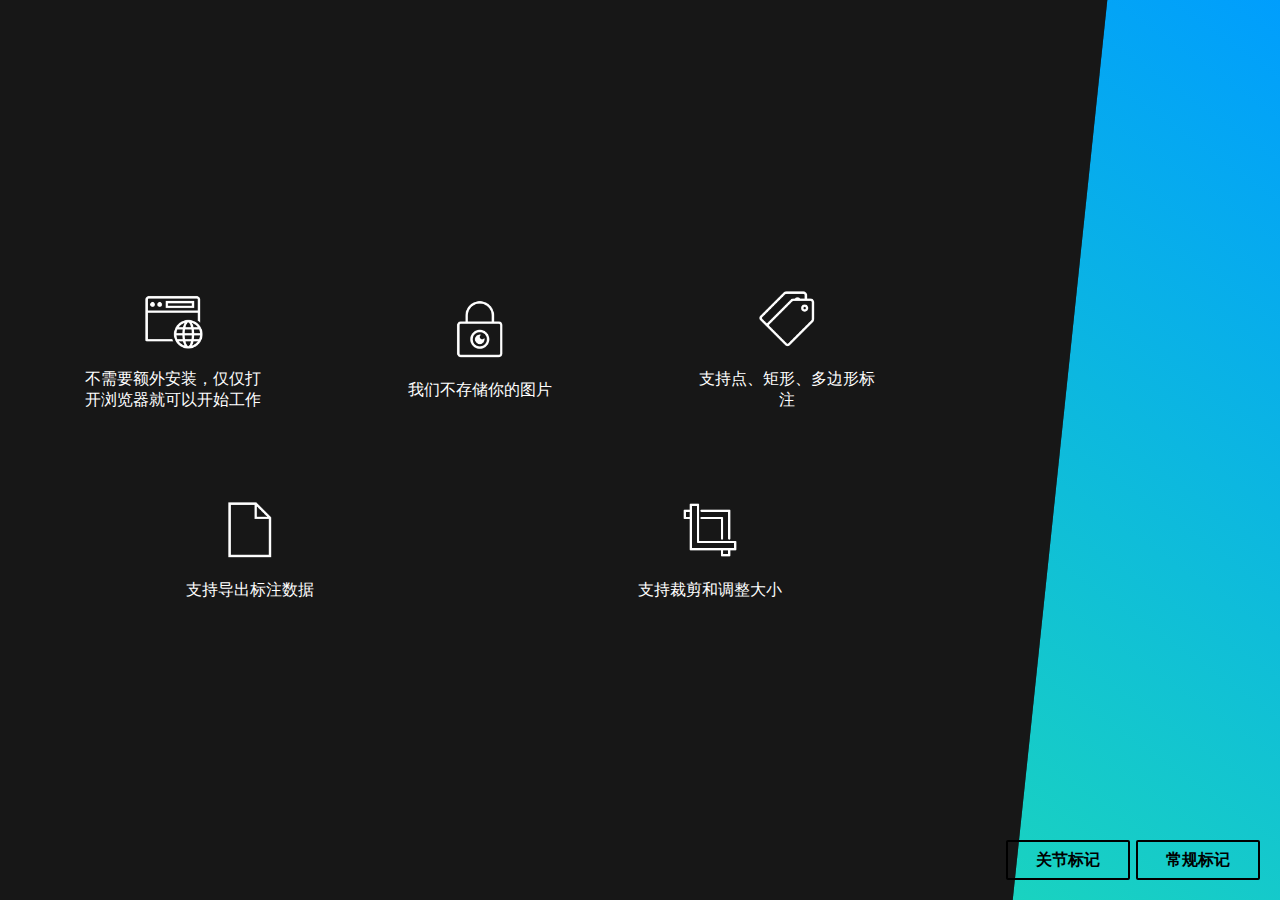
<file: labelpeople/index.html>
<!doctype html><html lang="en"><head><meta charset="utf-8"/><link rel="shortcut icon" href="./make-sense-ico.png"/><meta name="viewport" content="width=device-width,initial-scale=1"/><meta name="theme-color" content="#000000"/><link rel="manifest" href="./manifest.json"/><title>在线标注工具</title><link href="./static/css/2.1782e1af.chunk.css" rel="stylesheet"><link href="./static/css/main.c7ecb37c.chunk.css" rel="stylesheet"></head><body><noscript>You need to enable JavaScript to run this app.</noscript><div id="root"></div><script>!function(l){function e(e){for(var r,t,n=e[0],o=e[1],u=e[2],f=0,i=[];f<n.length;f++)t=n[f],p[t]&&i.push(p[t][0]),p[t]=0;for(r in o)Object.prototype.hasOwnProperty.call(o,r)&&(l[r]=o[r]);for(s&&s(e);i.length;)i.shift()();return c.push.apply(c,u||[]),a()}function a(){for(var e,r=0;r<c.length;r++){for(var t=c[r],n=!0,o=1;o<t.length;o++){var u=t[o];0!==p[u]&&(n=!1)}n&&(c.splice(r--,1),e=f(f.s=t[0]))}return e}var t={},p={1:0},c=[];function f(e){if(t[e])return t[e].exports;var r=t[e]={i:e,l:!1,exports:{}};return l[e].call(r.exports,r,r.exports,f),r.l=!0,r.exports}f.m=l,f.c=t,f.d=function(e,r,t){f.o(e,r)||Object.defineProperty(e,r,{enumerable:!0,get:t})},f.r=function(e){"undefined"!=typeof Symbol&&Symbol.toStringTag&&Object.defineProperty(e,Symbol.toStringTag,{value:"Module"}),Object.defineProperty(e,"__esModule",{value:!0})},f.t=function(r,e){if(1&e&&(r=f(r)),8&e)return r;if(4&e&&"object"==typeof r&&r&&r.__esModule)return r;var t=Object.create(null);if(f.r(t),Object.defineProperty(t,"default",{enumerable:!0,value:r}),2&e&&"string"!=typeof r)for(var n in r)f.d(t,n,function(e){return r[e]}.bind(null,n));return t},f.n=function(e){var r=e&&e.__esModule?function(){return e.default}:function(){return e};return f.d(r,"a",r),r},f.o=function(e,r){return Object.prototype.hasOwnProperty.call(e,r)},f.p="./";var r=window.webpackJsonp=window.webpackJsonp||[],n=r.push.bind(r);r.push=e,r=r.slice();for(var o=0;o<r.length;o++)e(r[o]);var s=n;a()}([])</script><script src="./static/js/2.e8b037cc.chunk.js"></script><script src="./static/js/main.5a62228d.chunk.js"></script></body></html>
</file>
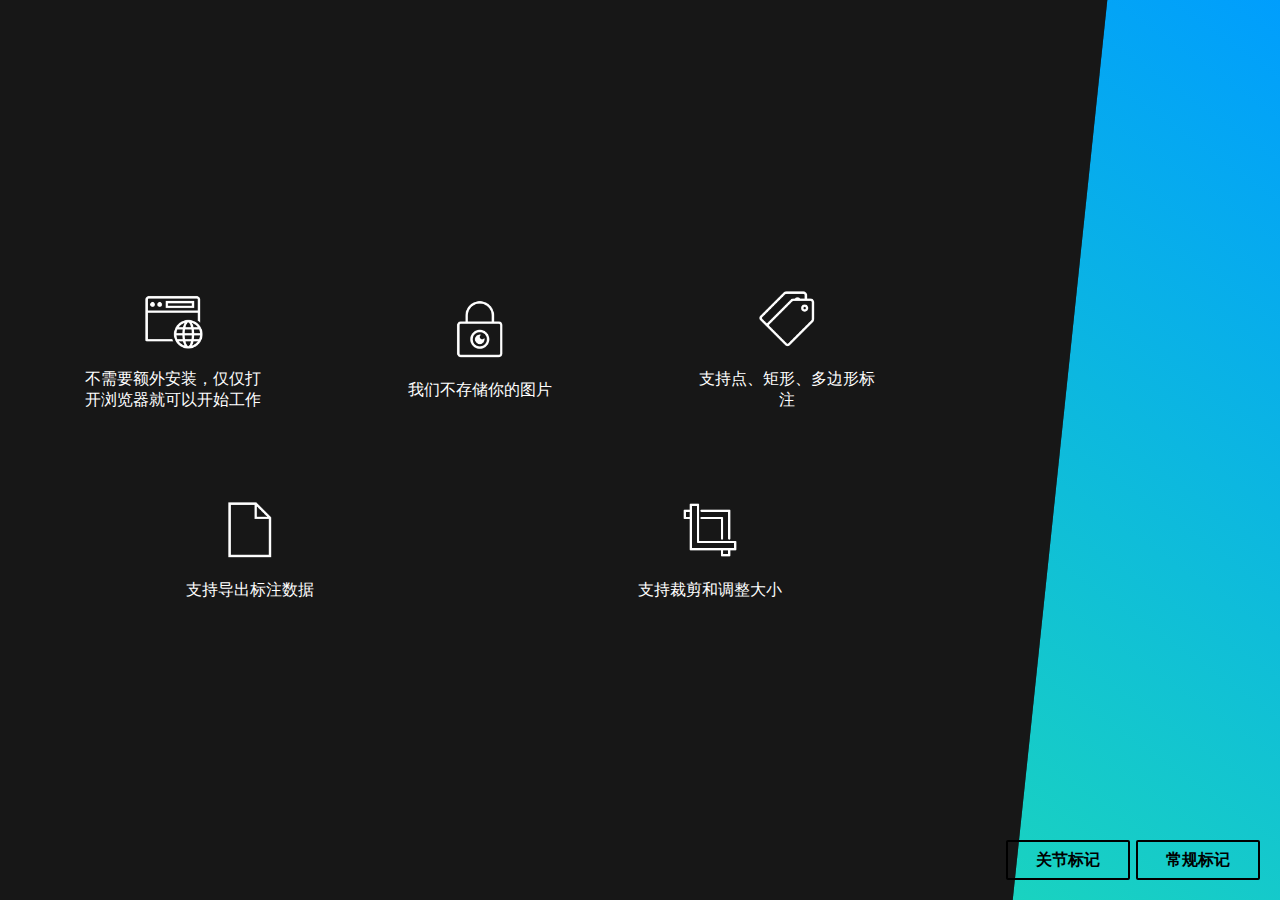
<file: labelpeople2/index.html>
<!doctype html><html lang="en"><head><meta charset="utf-8"/><link rel="shortcut icon" href="/labelpeople2/make-sense-ico.png"/><meta name="viewport" content="width=device-width,initial-scale=1"/><meta name="theme-color" content="#000000"/><link rel="manifest" href="/labelpeople2/manifest.json"/><title>在线标注工具</title><link href="/labelpeople2/static/css/2.1782e1af.chunk.css" rel="stylesheet"><link href="/labelpeople2/static/css/main.0ce6ce1a.chunk.css" rel="stylesheet"></head><body><noscript>You need to enable JavaScript to run this app.</noscript><div id="root"></div><script>!function(i){function e(e){for(var r,t,n=e[0],o=e[1],u=e[2],l=0,f=[];l<n.length;l++)t=n[l],p[t]&&f.push(p[t][0]),p[t]=0;for(r in o)Object.prototype.hasOwnProperty.call(o,r)&&(i[r]=o[r]);for(s&&s(e);f.length;)f.shift()();return c.push.apply(c,u||[]),a()}function a(){for(var e,r=0;r<c.length;r++){for(var t=c[r],n=!0,o=1;o<t.length;o++){var u=t[o];0!==p[u]&&(n=!1)}n&&(c.splice(r--,1),e=l(l.s=t[0]))}return e}var t={},p={1:0},c=[];function l(e){if(t[e])return t[e].exports;var r=t[e]={i:e,l:!1,exports:{}};return i[e].call(r.exports,r,r.exports,l),r.l=!0,r.exports}l.m=i,l.c=t,l.d=function(e,r,t){l.o(e,r)||Object.defineProperty(e,r,{enumerable:!0,get:t})},l.r=function(e){"undefined"!=typeof Symbol&&Symbol.toStringTag&&Object.defineProperty(e,Symbol.toStringTag,{value:"Module"}),Object.defineProperty(e,"__esModule",{value:!0})},l.t=function(r,e){if(1&e&&(r=l(r)),8&e)return r;if(4&e&&"object"==typeof r&&r&&r.__esModule)return r;var t=Object.create(null);if(l.r(t),Object.defineProperty(t,"default",{enumerable:!0,value:r}),2&e&&"string"!=typeof r)for(var n in r)l.d(t,n,function(e){return r[e]}.bind(null,n));return t},l.n=function(e){var r=e&&e.__esModule?function(){return e.default}:function(){return e};return l.d(r,"a",r),r},l.o=function(e,r){return Object.prototype.hasOwnProperty.call(e,r)},l.p="/labelpeople2/";var r=window.webpackJsonp=window.webpackJsonp||[],n=r.push.bind(r);r.push=e,r=r.slice();for(var o=0;o<r.length;o++)e(r[o]);var s=n;a()}([])</script><script src="/labelpeople2/static/js/2.92a00161.chunk.js"></script><script src="/labelpeople2/static/js/main.30d5f2c9.chunk.js"></script></body></html>
</file>
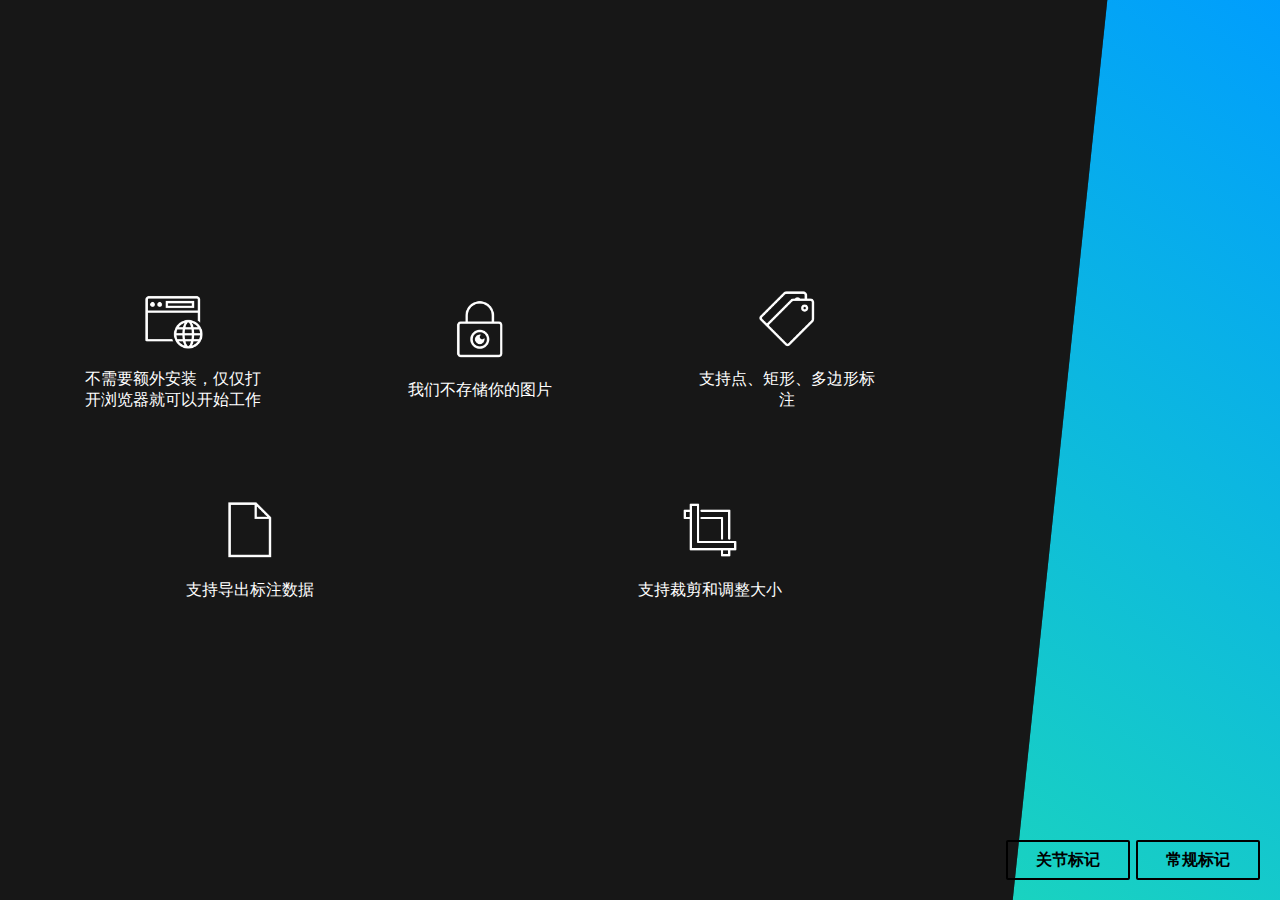
<file: labelpeopleserver/index.html>
<!doctype html><html lang="en"><head><meta charset="utf-8"/><link rel="shortcut icon" href="/labelpeopleserver/make-sense-ico.png"/><meta name="viewport" content="width=device-width,initial-scale=1"/><meta name="theme-color" content="#000000"/><link rel="manifest" href="/labelpeopleserver/manifest.json"/><title>在线标注工具</title><link href="/labelpeopleserver/static/css/2.1782e1af.chunk.css" rel="stylesheet"><link href="/labelpeopleserver/static/css/main.0ce6ce1a.chunk.css" rel="stylesheet"></head><body><noscript>You need to enable JavaScript to run this app.</noscript><div id="root"></div><script>!function(i){function e(e){for(var r,t,n=e[0],o=e[1],u=e[2],l=0,f=[];l<n.length;l++)t=n[l],p[t]&&f.push(p[t][0]),p[t]=0;for(r in o)Object.prototype.hasOwnProperty.call(o,r)&&(i[r]=o[r]);for(s&&s(e);f.length;)f.shift()();return c.push.apply(c,u||[]),a()}function a(){for(var e,r=0;r<c.length;r++){for(var t=c[r],n=!0,o=1;o<t.length;o++){var u=t[o];0!==p[u]&&(n=!1)}n&&(c.splice(r--,1),e=l(l.s=t[0]))}return e}var t={},p={1:0},c=[];function l(e){if(t[e])return t[e].exports;var r=t[e]={i:e,l:!1,exports:{}};return i[e].call(r.exports,r,r.exports,l),r.l=!0,r.exports}l.m=i,l.c=t,l.d=function(e,r,t){l.o(e,r)||Object.defineProperty(e,r,{enumerable:!0,get:t})},l.r=function(e){"undefined"!=typeof Symbol&&Symbol.toStringTag&&Object.defineProperty(e,Symbol.toStringTag,{value:"Module"}),Object.defineProperty(e,"__esModule",{value:!0})},l.t=function(r,e){if(1&e&&(r=l(r)),8&e)return r;if(4&e&&"object"==typeof r&&r&&r.__esModule)return r;var t=Object.create(null);if(l.r(t),Object.defineProperty(t,"default",{enumerable:!0,value:r}),2&e&&"string"!=typeof r)for(var n in r)l.d(t,n,function(e){return r[e]}.bind(null,n));return t},l.n=function(e){var r=e&&e.__esModule?function(){return e.default}:function(){return e};return l.d(r,"a",r),r},l.o=function(e,r){return Object.prototype.hasOwnProperty.call(e,r)},l.p="/labelpeopleserver/";var r=window.webpackJsonp=window.webpackJsonp||[],n=r.push.bind(r);r.push=e,r=r.slice();for(var o=0;o<r.length;o++)e(r[o]);var s=n;a()}([])</script><script src="/labelpeopleserver/static/js/2.92a00161.chunk.js"></script><script src="/labelpeopleserver/static/js/main.074ee361.chunk.js"></script></body></html>
</file>
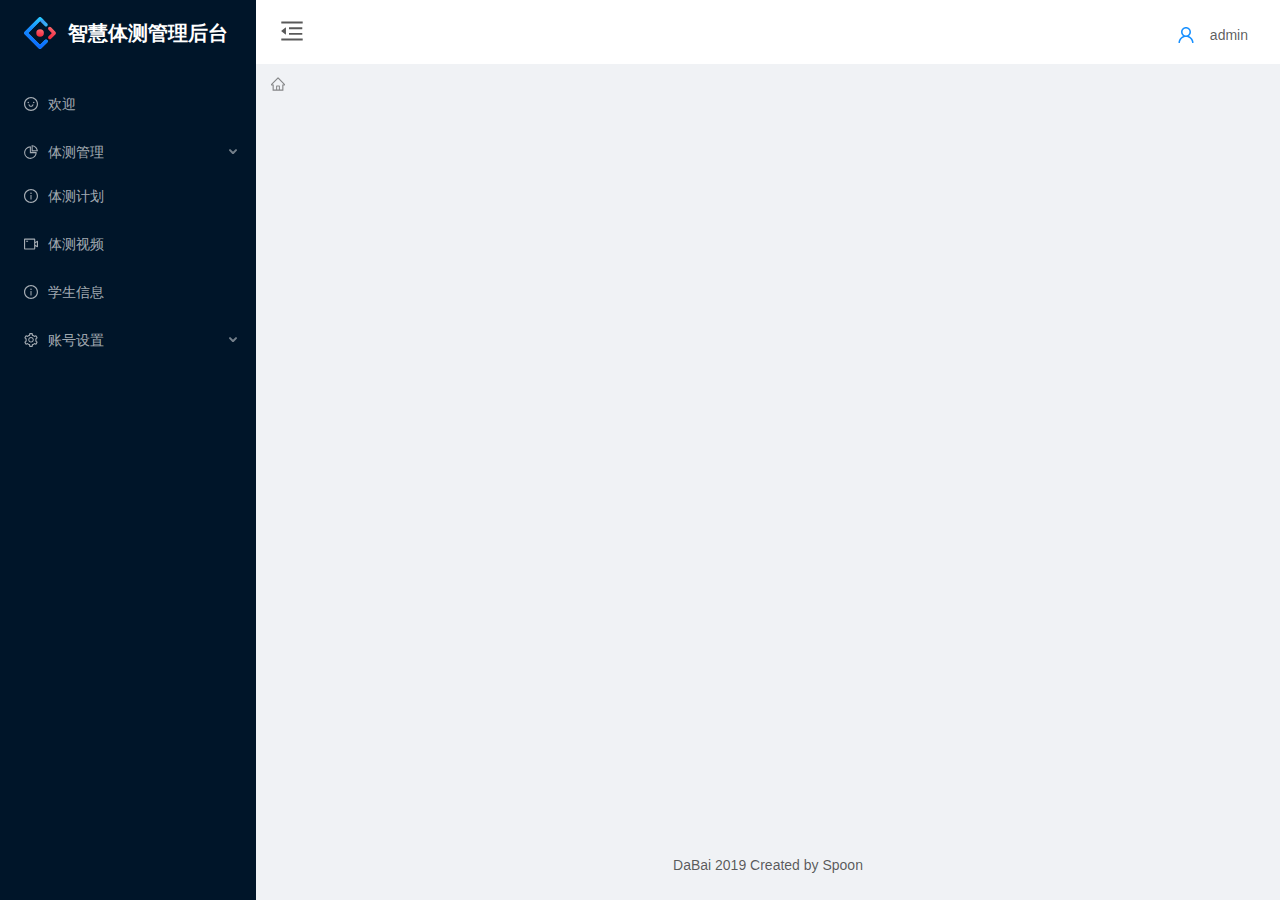
<file: pcscore/index.html>
<!doctype html><html lang="en"><head><meta charset="utf-8"/><link rel="shortcut icon" href="./favicon.ico"/><meta name="viewport" content="width=device-width,initial-scale=1"/><meta name="theme-color" content="#000000"/><link rel="manifest" href="./manifest.json"/><title>React App</title><link href="./static/css/42.871a4e22.chunk.css" rel="stylesheet"><link href="./static/css/main.afa5d172.chunk.css" rel="stylesheet"></head><body><noscript>You need to enable JavaScript to run this app.</noscript><div id="root"></div><script>!function(d){function e(e){for(var t,r,a=e[0],n=e[1],c=e[2],f=0,o=[];f<a.length;f++)r=a[f],s[r]&&o.push(s[r][0]),s[r]=0;for(t in n)Object.prototype.hasOwnProperty.call(n,t)&&(d[t]=n[t]);for(p&&p(e);o.length;)o.shift()();return i.push.apply(i,c||[]),u()}function u(){for(var e,t=0;t<i.length;t++){for(var r=i[t],a=!0,n=1;n<r.length;n++){var c=r[n];0!==s[c]&&(a=!1)}a&&(i.splice(t--,1),e=b(b.s=r[0]))}return e}var r={},l={41:0},s={41:0},i=[];function b(e){if(r[e])return r[e].exports;var t=r[e]={i:e,l:!1,exports:{}};return d[e].call(t.exports,t,t.exports,b),t.l=!0,t.exports}b.e=function(i){var e=[];l[i]?e.push(l[i]):0!==l[i]&&{0:1,1:1,3:1,4:1,6:1,7:1,8:1,9:1,10:1,11:1,12:1,13:1,14:1,15:1,16:1,17:1,18:1,19:1,20:1,21:1,22:1,23:1,24:1,25:1,26:1,27:1,28:1,29:1,30:1,43:1,44:1,45:1,46:1,47:1,48:1,49:1,50:1,51:1,52:1,53:1}[i]&&e.push(l[i]=new Promise(function(e,a){for(var t="static/css/"+({}[i]||i)+"."+{0:"9ccad397",1:"12594520",2:"31d6cfe0",3:"693a2980",4:"942ab9ff",5:"31d6cfe0",6:"c661d3e8",7:"3393c263",8:"b83d0196",9:"7e3c914a",10:"33ecfc87",11:"a0d51e00",12:"f1313d55",13:"505046e0",14:"4a1f3793",15:"66753e85",16:"6c7a1fd1",17:"d2230a09",18:"a5f2b652",19:"d3b6c97e",20:"d3b6c97e",21:"6ec0fa9a",22:"53a7f220",23:"33792f4a",24:"33792f4a",25:"6ec0fa9a",26:"ab1aeb43",27:"8307bcd2",28:"f1313d55",29:"63ba1b5f",30:"af258713",31:"31d6cfe0",32:"31d6cfe0",33:"31d6cfe0",34:"31d6cfe0",35:"31d6cfe0",36:"31d6cfe0",37:"31d6cfe0",38:"31d6cfe0",39:"31d6cfe0",43:"6ec0fa9a",44:"6ec0fa9a",45:"0e433876",46:"358f9f74",47:"421e4242",48:"8307bcd2",49:"af258713",50:"4f9fc529",51:"0e433876",52:"e0645a17",53:"4055fd7a"}[i]+".chunk.css",n=b.p+t,r=document.getElementsByTagName("link"),c=0;c<r.length;c++){var f=(d=r[c]).getAttribute("data-href")||d.getAttribute("href");if("stylesheet"===d.rel&&(f===t||f===n))return e()}var o=document.getElementsByTagName("style");for(c=0;c<o.length;c++){var d;if((f=(d=o[c]).getAttribute("data-href"))===t||f===n)return e()}var u=document.createElement("link");u.rel="stylesheet",u.type="text/css",u.onload=e,u.onerror=function(e){var t=e&&e.target&&e.target.src||n,r=new Error("Loading CSS chunk "+i+" failed.\n("+t+")");r.request=t,delete l[i],u.parentNode.removeChild(u),a(r)},u.href=n,document.getElementsByTagName("head")[0].appendChild(u)}).then(function(){l[i]=0}));var r=s[i];if(0!==r)if(r)e.push(r[2]);else{var t=new Promise(function(e,t){r=s[i]=[e,t]});e.push(r[2]=t);var a,c=document.createElement("script");c.charset="utf-8",c.timeout=120,b.nc&&c.setAttribute("nonce",b.nc),c.src=b.p+"static/js/"+({}[i]||i)+"."+{0:"8595467f",1:"d87d16e1",2:"2b1ea679",3:"16945ed5",4:"541dbafc",5:"f8faa39e",6:"8b7f490e",7:"5891b0d7",8:"4c4da618",9:"80bac790",10:"97984282",11:"7005f72e",12:"ae260e1c",13:"5334283e",14:"48e94c8f",15:"a85acca0",16:"8b5794b5",17:"2e171610",18:"b35f1922",19:"03701837",20:"401292bc",21:"b69afc64",22:"80c6ff41",23:"08cb3c09",24:"52d5de29",25:"f3a07901",26:"a56daa13",27:"8b4602d2",28:"c1192aaa",29:"d139cc3e",30:"713c978b",31:"faff16f4",32:"95fd5895",33:"309b5db3",34:"a4caa959",35:"d092a69f",36:"2d8b867d",37:"0a3e1978",38:"209704d9",39:"33c6e0df",43:"814078da",44:"b5a0f9a8",45:"4b52278f",46:"1de43af1",47:"4cca1169",48:"090ce57d",49:"52186514",50:"ebce00b5",51:"5071eda0",52:"44bbd458",53:"b0611fb1"}[i]+".chunk.js",a=function(e){c.onerror=c.onload=null,clearTimeout(f);var t=s[i];if(0!==t){if(t){var r=e&&("load"===e.type?"missing":e.type),a=e&&e.target&&e.target.src,n=new Error("Loading chunk "+i+" failed.\n("+r+": "+a+")");n.type=r,n.request=a,t[1](n)}s[i]=void 0}};var f=setTimeout(function(){a({type:"timeout",target:c})},12e4);c.onerror=c.onload=a,document.head.appendChild(c)}return Promise.all(e)},b.m=d,b.c=r,b.d=function(e,t,r){b.o(e,t)||Object.defineProperty(e,t,{enumerable:!0,get:r})},b.r=function(e){"undefined"!=typeof Symbol&&Symbol.toStringTag&&Object.defineProperty(e,Symbol.toStringTag,{value:"Module"}),Object.defineProperty(e,"__esModule",{value:!0})},b.t=function(t,e){if(1&e&&(t=b(t)),8&e)return t;if(4&e&&"object"==typeof t&&t&&t.__esModule)return t;var r=Object.create(null);if(b.r(r),Object.defineProperty(r,"default",{enumerable:!0,value:t}),2&e&&"string"!=typeof t)for(var a in t)b.d(r,a,function(e){return t[e]}.bind(null,a));return r},b.n=function(e){var t=e&&e.__esModule?function(){return e.default}:function(){return e};return b.d(t,"a",t),t},b.o=function(e,t){return Object.prototype.hasOwnProperty.call(e,t)},b.p="./",b.oe=function(e){throw console.error(e),e};var t=window.webpackJsonp=window.webpackJsonp||[],a=t.push.bind(t);t.push=e,t=t.slice();for(var n=0;n<t.length;n++)e(t[n]);var p=a;u()}([])</script><script src="./static/js/42.117c4b37.chunk.js"></script><script src="./static/js/main.41221abb.chunk.js"></script></body></html>
</file>
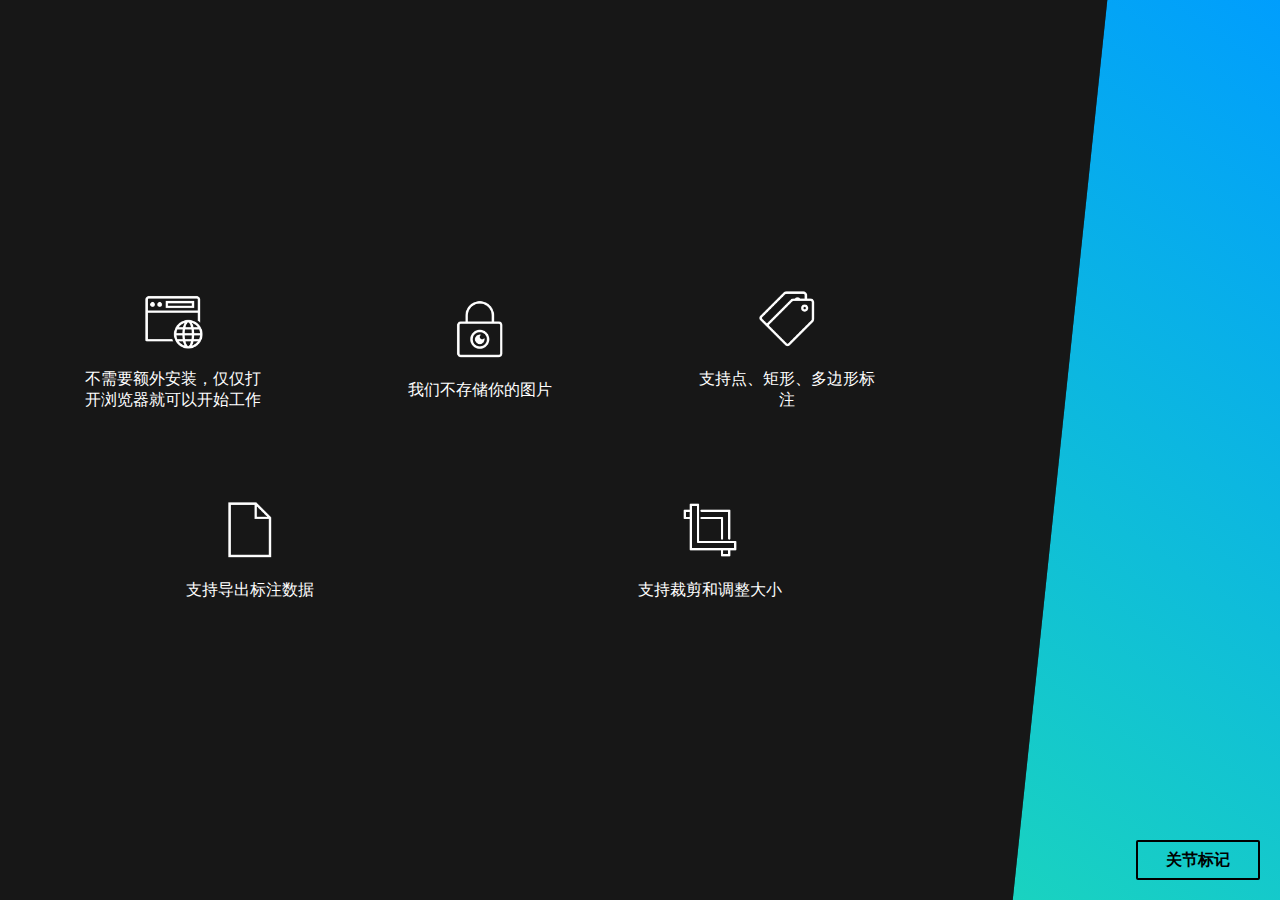
<file: regular/index.html>
<!doctype html><html lang="en"><head><meta charset="utf-8"/><link rel="shortcut icon" href="./make-sense-ico.png"/><meta name="viewport" content="width=device-width,initial-scale=1"/><meta name="theme-color" content="#000000"/><link rel="manifest" href="./manifest.json"/><title>在线标注工具</title><link href="./static/css/2.1782e1af.chunk.css" rel="stylesheet"><link href="./static/css/main.c7ecb37c.chunk.css" rel="stylesheet"></head><body><noscript>You need to enable JavaScript to run this app.</noscript><div id="root"></div><script>!function(l){function e(e){for(var r,t,n=e[0],o=e[1],u=e[2],f=0,i=[];f<n.length;f++)t=n[f],p[t]&&i.push(p[t][0]),p[t]=0;for(r in o)Object.prototype.hasOwnProperty.call(o,r)&&(l[r]=o[r]);for(s&&s(e);i.length;)i.shift()();return c.push.apply(c,u||[]),a()}function a(){for(var e,r=0;r<c.length;r++){for(var t=c[r],n=!0,o=1;o<t.length;o++){var u=t[o];0!==p[u]&&(n=!1)}n&&(c.splice(r--,1),e=f(f.s=t[0]))}return e}var t={},p={1:0},c=[];function f(e){if(t[e])return t[e].exports;var r=t[e]={i:e,l:!1,exports:{}};return l[e].call(r.exports,r,r.exports,f),r.l=!0,r.exports}f.m=l,f.c=t,f.d=function(e,r,t){f.o(e,r)||Object.defineProperty(e,r,{enumerable:!0,get:t})},f.r=function(e){"undefined"!=typeof Symbol&&Symbol.toStringTag&&Object.defineProperty(e,Symbol.toStringTag,{value:"Module"}),Object.defineProperty(e,"__esModule",{value:!0})},f.t=function(r,e){if(1&e&&(r=f(r)),8&e)return r;if(4&e&&"object"==typeof r&&r&&r.__esModule)return r;var t=Object.create(null);if(f.r(t),Object.defineProperty(t,"default",{enumerable:!0,value:r}),2&e&&"string"!=typeof r)for(var n in r)f.d(t,n,function(e){return r[e]}.bind(null,n));return t},f.n=function(e){var r=e&&e.__esModule?function(){return e.default}:function(){return e};return f.d(r,"a",r),r},f.o=function(e,r){return Object.prototype.hasOwnProperty.call(e,r)},f.p="./";var r=window.webpackJsonp=window.webpackJsonp||[],n=r.push.bind(r);r.push=e,r=r.slice();for(var o=0;o<r.length;o++)e(r[o]);var s=n;a()}([])</script><script src="./static/js/2.e8b037cc.chunk.js"></script><script src="./static/js/main.8d6603ad.chunk.js"></script></body></html>
</file>
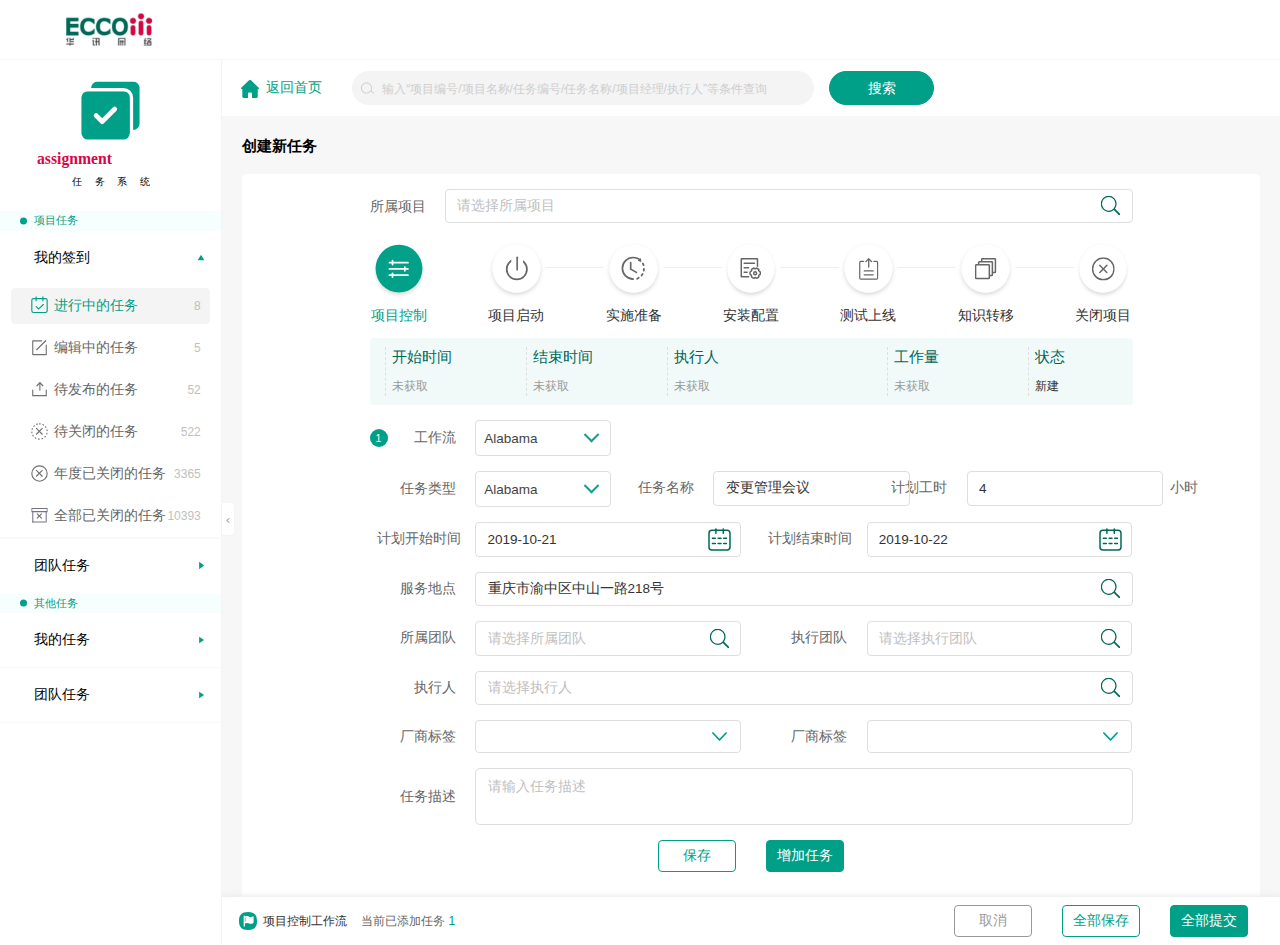
<file: mission/mission-new.html>
<!DOCTYPE html>
<html lang="en">

<head>
  <meta charset="utf-8">
  <title>新建文档</title>
  <meta name="viewport" content="width=device-width, initial-scale=1.0">
  <meta name="description" content="">
  <meta name="author" content="">

  <!-- Le styles -->
  <link href="./assets/bootstrap2/bootstrap.min.css" rel="stylesheet">
  <link href="./assets/bootstrap2/bootstrap-responsive.min.css" rel="stylesheet">
  <link href="./assets/css/select2.min.css" rel="stylesheet">
  <link href="./assets/css/base.css" rel="stylesheet">
  <link href="./assets/css/common.css" rel="stylesheet">
  <link href="./assets/css/mission.css" rel="stylesheet">
</head>

<body>
  <header>
    <img src="./assets/image/logo.png" alt="" class="logo">
  </header>
  <div class="container-fluid">
    <div class="row-fluid">
      <div class="sidebar open-sider">
        <div class="logo-wrapper flex-center-center">
          <img src="./assets/image/mission-logo.svg" alt="">
        </div>
        <ul class="none-style-list sider-menulist">
          <span class="sub-nav f14">项目任务</span>
          <li>
            <div>
              我的签到
              <img src="./assets/icon/arrow_up.svg" alt="" class="arrow">
            </div>
            <ul>
              <li class="active">
                <div class="doing">
                  <!-- 进行中的任务 -->
                  进行中的任务
                  <span>8</span>
                </div>
              </li>
              <li>
                <div class="editing">
                  编辑中的任务
                  <span>5</span>
                </div>
              </li>
              <li>
                <div class="to-upload">
                  待发布的任务
                  <span>52</span>
                </div>
              </li>
              <li>
                <div class="to-close">
                  待关闭的任务
                  <span>522</span>
                </div>
              </li>
              <li>
                <div class="closed">
                  年度已关闭的任务
                  <span>3365</span>
                </div>
              </li>
              <li>
                <div class="all-closed">
                  全部已关闭的任务
                  <span>10393</span>
                </div>
              </li>
            </ul>
          </li>
          <li class="no-border">
            <div>
              团队任务
              <img src="./assets/icon/arrow_right.svg" alt="" class="arrow">
            </div>
            <ul style="display: none" class="no-border">
              <li>
                <div class="closed">
                  年度已关闭的任务
                  <span>3365</span>
                </div>
              </li>
              <li>
                <div class="all-closed">
                  全部已关闭的任务
                  <span>10393</span>
                </div>
              </li>
            </ul>
          </li>
          <span class="sub-nav f14">其他任务</span>
          <li>
            <div>
              我的任务
              <img src="./assets/icon/arrow_right.svg" alt="" class="arrow">
            </div>
            <ul style="display: none">
              <li>
                <div class="all-closed">
                  全部已关闭的任务
                  <span>10393</span>
                </div>
              </li>
              <li>
                <div class="all-closed">
                  全部已关闭的任务
                  <span>10393</span>
                </div>
              </li>
            </ul>
          </li>
          <li>
            <div>
              团队任务
              <img src="./assets/icon/arrow_right.svg" alt="" class="arrow">
            </div>
            <ul style="display: none">
              <li>
                <div class="all-closed">
                  全部已关闭的任务
                  <span>10393</span>
                </div>
              </li>
              <li>
                <div class="all-closed">
                  全部已关闭的任务
                  <span>10393</span>
                </div>
              </li>
            </ul>
          </li>
        </ul>
        <div class="toggle-sidebar">
          <img src="./assets/icon/left-arrow.svg" alt="">
        </div>
      </div>
      <div class="main-content">
        <div class="control-bar">
          <div>
            <img src="./assets/icon/control.svg" alt="">
            <span class="title">
              <span id="step-name">项目控制</span>工作流
            </span>
            <span class="desc">当前已添加任务</span>
            <span class="number">1</span>
          </div>
          <div>
            <button class="btn-cancel">取消</button>
            <button class="btn-save">全部保存</button>
            <button class="btn-submit">全部提交</button>
          </div>
        </div>
        <!--Body content-->
        <div class="welcome-box">
          <div>
            <div class="jump-link" data-target="/"><img src="./assets/icon/home.svg" alt="">返回首页</div>
            <input type="text" id="sreach-bar" placeholder="输入“项目编号/项目名称/任务编号/任务名称/项目经理/执行人”等条件查询" name="sreach-bar">
            <button class="btn-query-green">搜索</button>
          </div>
        </div>
        <main class="main-new">
          <p class="title">创建新任务</p>
          <section class="form-wrapper">
            <div class="form-item">
              <label>所属项目</label>
              <input type="text" placeholder="请选择所属项目" name="project">
            </div>
            <form id="myForm">
              <div class="step-indicator">
                <div class="active">
                  <img src="./assets/icon/xmkz-selected.svg" alt="">
                  <span>项目控制</span>
                </div>
                <hr>
                <div>
                  <img src="./assets/icon/xmqd.svg" alt="">
                  <span>项目启动</span>
                </div>
                <hr>
                <div>
                  <img src="./assets/icon/sszb.svg" alt="">
                  <span>实施准备</span>
                </div>
                <hr>
                <div>
                  <img src="./assets/icon/azpz.svg" alt="">
                  <span>安装配置</span>
                </div>
                <hr>

                <div>
                  <img src="./assets/icon/cssx.svg" alt="">
                  <span>测试上线</span>
                </div>
                <hr>

                <div>
                  <img src="./assets/icon/gbxm.svg" alt="">
                  <span>知识转移</span>
                </div>
                <hr>
                <div>
                  <img src="./assets/icon/zszy.svg" alt="">
                  <span>关闭项目</span>
                </div>
              </div>
              <div class="summary">
                <div>
                  <div>
                    <p>开始时间</p>
                    <span>未获取</span>
                  </div>
                  <div>
                    <p>结束时间</p>
                    <span>未获取</span>
                  </div>
                  <div>
                    <p>执行人</p>
                    <span>未获取</span>
                  </div>
                </div>
                <div>
                  <div>
                    <p>工作量</p>
                    <span>未获取</span>
                  </div>
                  <div>
                    <p>状态</p>
                    <span>新建</span>
                  </div>
                </div>
              </div>
              <div class="row-fluid mt20">
                <div class="span4">
                  <div class="form-item-2">
                    <span class="flex flex-pack-justify flex-align-center ">
                      <i class="task-tag">
                        1
                      </i>
                      工作流
                    </span>
                    <select class="js-example-basic-single" name="states">
                      <option value="AL">Alabama</option>
                      <option value="CT">Connecticut</option>
                      <option value="DE">Delaware</option>
                      <option value="WY">Wyoming</option>
                    </select>
                  </div>
                </div>
                <!-- <div class="span3 offset5 delete-group">
                  <img src="./assets/icon/delete.svg" alt="">
                  <span>删除当前工作流</span>
                  <img src="./assets/icon/warning.svg" alt="">
                </div> -->
              </div>
              <div class="row-fluid mt20" style="position: relative; display: flex;">
                <!-- <div class="task-label">
                  <span>任务1</span>
                  <img src="./assets/icon/arrow-down-round.svg" alt="">
                </div> -->
                <div class="span4" style="margin-left: 0px;">
                  <div class="form-item-2">
                    <span>任务类型</span>
                    <select class="js-example-basic-single" name="states">
                      <option value="AL">Alabama</option>
                      <option value="CT">Connecticut</option>
                      <option value="DE">Delaware</option>
                      <option value="WY">Wyoming</option>
                    </select>
                  </div>
                </div>
                <div class="span4 ">
                  <div class="form-item">
                    <span>任务名称</span>
                    <input type="text" value="变更管理会议" class="nb" name="taskname">
                  </div>
                </div>
                <div class="span4">
                  <div class="form-item">
                    <span>计划工时</span>
                    <input type="text" value="4" name="plantime" class="nb">
                    <span>小时</span>
                  </div>
                </div>
              </div>
              <div class="row-fluid mt20">
                <div class="span6">
                  <div class="form-item">
                    <span>计划开始时间</span>
                    <input type="text" value="2019-10-21" class="rili" name="planstart">
                  </div>
                </div>
                <div class="span6">
                  <div class="form-item">
                    <span>计划结束时间</span>
                    <input type="text" value="2019-10-22" class="rili" name="planend">
                  </div>
                </div>
              </div>
              <div class="row-fluid mt20">
                <div class="span12">
                  <div class="form-item">
                    <span>服务地点</span>
                    <input type="text" value="重庆市渝中区中山一路218号" name="serlocation">
                  </div>
                </div>
              </div>
              <div class="row-fluid mt20">
                <div class="span6">
                  <div class="form-item">
                    <span>所属团队</span>
                    <input type="text" placeholder="请选择所属团队" name="groupbelong">
                  </div>

                </div>
                <div class="span6">
                  <div class="form-item">
                    <span>执行团队</span>
                    <input type="text" placeholder="请选择执行团队" name="groupexcute">
                  </div>
                </div>
              </div>
              <div class="row-fluid mt20">
                <div class="span12">
                  <div class="form-item">
                    <span>执行人</span>
                    <input type="text" placeholder="请选择执行人" name="executive">
                  </div>
                </div>
              </div>
              <div class="row-fluid mt20">
                <div class="span6">
                  <div class="form-item-2">
                    <span>厂商标签</span>
                    <select class="js-example-basic-single" name="states[]" multiple="multiple">
                      <option value="AL">Alabama</option>
                      <optgroup label="Eastern Time Zone">
                        <option value="CT">Connecticut</option>
                        <option value="DE">Delaware</option>
                        <option value="FL">Florida</option>
                        <option value="GA">Georgia</option>
                        <option value="IN">Indiana</option>
                        <option value="ME">Maine</option>
                        <option value="MD">Maryland</option>
                        <option value="MA">Massachusetts</option>
                        <option value="MI">Michigan</option>
                        <option value="NH">New Hampshire</option>
                        <option value="NJ">New Jersey</option>
                        <option value="NY">New York</option>
                        <option value="NC">North Carolina</option>
                        <option value="OH">Ohio</option>
                        <option value="PA">Pennsylvania</option>
                        <option value="RI">Rhode Island</option>
                        <option value="SC">South Carolina</option>
                        <option value="VT">Vermont</option>
                        <option value="VA">Virginia</option>
                        <option value="WV">West Virginia</option>
                      </optgroup>
                      <option value="WY">Wyoming</option>
                    </select>
                  </div>
                </div>
                <div class="span6">
                  <div class="form-item-2">
                    <span>厂商标签</span>
                    <select class="js-example-basic-single" name="states[]" multiple="multiple">
                      <option value="AL">Alabama</option>
                      <optgroup label="Eastern Time Zone">
                        <option value="CT">Connecticut</option>
                        <option value="DE">Delaware</option>
                        <option value="FL">Florida</option>
                        <option value="GA">Georgia</option>
                        <option value="IN">Indiana</option>
                        <option value="ME">Maine</option>
                        <option value="MD">Maryland</option>
                        <option value="MA">Massachusetts</option>
                        <option value="MI">Michigan</option>
                        <option value="NH">New Hampshire</option>
                        <option value="NJ">New Jersey</option>
                        <option value="NY">New York</option>
                        <option value="NC">North Carolina</option>
                        <option value="OH">Ohio</option>
                        <option value="PA">Pennsylvania</option>
                        <option value="RI">Rhode Island</option>
                        <option value="SC">South Carolina</option>
                        <option value="VT">Vermont</option>
                        <option value="VA">Virginia</option>
                        <option value="WV">West Virginia</option>
                      </optgroup>
                      <option value="WY">Wyoming</option>
                    </select>
                  </div>
                </div>
              </div>
              <div class="row-fluid mt20">
                <div class="span12">
                  <div class="form-item ">
                    <span>任务描述</span>
                    <textarea type="text" placeholder="请输入任务描述" class="nb" name="description"></textarea>
                  </div>
                </div>
              </div>
              <div class="row-fluid mt20 mission-btn-box">
                <span class="btn-save">保存</span>
                <span class="btn-submit">增加任务</span>
              </div>
            </form>
          </section>
        </main>
      </div>
      <div class="blocker" style="display:none;">
        <div class="error-box" style="display:none;">
          <i class="close-circle"></i>
          <p class="title"> 提示信息</p>
          <p class="content">
            您需要输入全部必填信息才可以提交任务，进入审核阶段
          </p>
          <span class="btn-save"> 知道了</span>
        </div>
        <div class="select-project-box" style="display:none;">
          <i class="close-circle"></i>
          <p class="title">选取所属工程项目</p>
          <form id="select-project-form">
            <div class="row-fluid mt20">
              <div class="span6 form-item">
                <span>项目名称</span>
                <input type="text" placeholder="请输入" name="project-name" class="nb">
              </div>
              <div class="span6 form-item  ">
                <span>项目编号</span>
                <input type="text" placeholder="请输入" name="project-number" class="nb">
              </div>
            </div>
            <div class="row-fluid mt20">
              <div class="span6 form-item">
                <span>项目类型</span>
                <div class="c-dropdown js-dropdown">
                  <input type="hidden" name="workflow" id="Framework" class="js-dropdown__input" value="ember">
                  <span class="c-button c-button--dropdown js-dropdown__current">全部</span>
                  <ul class="c-dropdown__list">
                    <li class="c-dropdown__item" data-dropdown-value="angular">全部1</li>
                    <li class="c-dropdown__item" data-dropdown-value="backbone">全部2</li>
                    <li class="c-dropdown__item" data-dropdown-value="ember">全部3</li>
                    <li class="c-dropdown__item" data-dropdown-value="knockout">全部4</li>
                    <li class="c-dropdown__item" data-dropdown-value="react">全部5</li>
                  </ul>
                </div>
              </div>
              <div class="span6 form-item  ">
                <span>项目状态</span>
                <div class="c-dropdown js-dropdown">
                  <input type="hidden" name="workflow" id="Framework" class="js-dropdown__input" value="ember">
                  <span class="c-button c-button--dropdown js-dropdown__current">进行中</span>
                  <ul class="c-dropdown__list">
                    <li class="c-dropdown__item" data-dropdown-value="angular">全部</li>
                    <li class="c-dropdown__item" data-dropdown-value="backbone">等待关闭</li>
                    <li class="c-dropdown__item" data-dropdown-value="ember">已结束</li>
                    <li class="c-dropdown__item" data-dropdown-value="knockout">已经开始</li>
                  </ul>
                </div>
              </div>
            </div>
          </form>
          <ul class="project-list">
            <li>
              <input type="radio" name="radioName" id="radioName1" hidden>
              <label for="radioName1" class="radio-beauty"></label>
              (WH201906A)中车株机公司IT业务系统高可用项目实施项目(2019)[进行中]
            </li>
            <li>
              <input type="radio" name="radioName" id="radioName1" hidden>
              <label for="radioName1" class="radio-beauty"></label>
              (WH201906A)中车株机公司IT业务系统高可用项目实施项目(2019)[进行中]
            </li>
            <li>
              <input type="radio" name="radioName" id="radioName1" hidden>
              <label for="radioName1" class="radio-beauty"></label>
              (WH201906A)中车株机公司IT业务系统高可用项目实施项目(2019)[进行中]
            </li>
            <li>
              <input type="radio" name="radioName" id="radioName1" hidden>
              <label for="radioName1" class="radio-beauty"></label>
              (WH201906A)中车株机公司IT业务系统高可用项目实施项目(2019)[进行中]
            </li>
            <li>
              <input type="radio" name="radioName" id="radioName1" hidden>
              <label for="radioName1" class="radio-beauty"></label>
              (WH201906A)中车株机公司IT业务系统高可用项目实施项目(2019)[进行中]
            </li>
            <li>
              <input type="radio" name="radioName" id="radioName1" hidden>
              <label for="radioName1" class="radio-beauty"></label>
              (WH201906A)中车株机公司IT业务系统高可用项目实施项目(2019)[进行中]
            </li>
            <li>
              <input type="radio" name="radioName" id="radioName1" hidden>
              <label for="radioName1" class="radio-beauty"></label>
              (WH201906A)中车株机公司IT业务系统高可用项目实施项目(2019)[进行中]
            </li>
            <li>
              <input type="radio" name="radioName" id="radioName1" hidden>
              <label for="radioName1" class="radio-beauty"></label>
              (WH201906A)中车株机公司IT业务系统高可用项目实施项目(2019)[进行中]
            </li>
            <li>
              <input type="radio" name="radioName" id="radioName1" hidden>
              <label for="radioName1" class="radio-beauty"></label>
              (WH201906A)中车株机公司IT业务系统高可用项目实施项目(2019)[进行中]
            </li>
            <li>
              <input type="radio" name="radioName" id="radioName1" hidden>
              <label for="radioName1" class="radio-beauty"></label>
              (WH201906A)中车株机公司IT业务系统高可用项目实施项目(2019)[进行中]
            </li>
            <li>
              <input type="radio" name="radioName" id="radioName1" hidden>
              <label for="radioName1" class="radio-beauty"></label>
              (WH201906A)中车株机公司IT业务系统高可用项目实施项目(2019)[进行中]
            </li>
            <li>
              <input type="radio" name="radioName" id="radioName1" hidden>
              <label for="radioName1" class="radio-beauty"></label>
              (WH201906A)中车株机公司IT业务系统高可用项目实施项目(2019)[进行中]
            </li>
          </ul>
          <div class="mt10  btn-box">
            <span class="btn-submit">搜索</span>
          </div>
        </div>
        <div class="select-executive-box" style="display: none;">
          <i class="close-circle"></i>
          <p class="title">选择执行人</p>
          <div class="selected">
            <span class="title">已选</span>
          </div>
          <div class="name-list">
            <div>
              <input type="checkbox" name="radioName1-1" id="radioName1-1" hidden>
              <label for="radioName1-1" class="radio-beauty"></label>
              <span class="name-label">王庭瑞</span>
              <span class="name-type name-type-1">项目经理</span>
            </div>
            <div>
              <input type="checkbox" name="radioName1-2" id="radioName1-2" hidden>
              <label for="radioName1-2" class="radio-beauty"></label>
              <span class="name-label">李佳琪</span>
              <span class="name-type name-type-2">项目监理</span>
            </div>
            <div>
              <input type="checkbox" name="radioName1-3" id="radioName1-3" hidden>
              <label for="radioName1-3" class="radio-beauty"></label>
              <span class="name-label">张露露</span>
              <span class="name-type name-type-3">工程师</span>
            </div>
            <div>
              <input type="checkbox" name="radioName1-4" id="radioName1-4" hidden>
              <label for="radioName1-4" class="radio-beauty"></label>
              <span class="name-label">曹萌萌</span>
              <span class="name-type name-type-4">相关人员</span>
            </div>

          </div>

          <div class="btn-box">
            <span class="btn-submit">确定</span>
          </div>
        </div>

        <div class="plan-confirm-box" style="display: none;">
          <i class="close-circle"></i>
          <p class="title">确认项目计划</p>
          <table>
            <thead>
              <tr>
                <th>序号</th>
                <th>阶段名称</th>
                <th>任务数</th>
                <th>计划工期(小时)</th>
                <th>开始时间</th>
                <th>结束时间</th>
              </tr>
            </thead>
            <tbody>
              <tr>
                <td>#1440NSDD0012</td>
                <td>项目控制</td>
                <td>1</td>
                <td>30</td>
                <td>2019-05-20</td>
                <td>2019-05-30</td>
              </tr>
              <tr>
                <td>#1440NSDD0012</td>
                <td>项目控制</td>
                <td>1</td>
                <td>30</td>
                <td>2019-05-20</td>
                <td>2019-05-30</td>
              </tr>
              <tr>
                <td>#1440NSDD0012</td>
                <td>项目控制</td>
                <td>1</td>
                <td>30</td>
                <td>2019-05-20</td>
                <td>2019-05-30</td>
              </tr>
              <tr>
                <td>#1440NSDD0012</td>
                <td>项目控制</td>
                <td>1</td>
                <td>30</td>
                <td>2019-05-20</td>
                <td>2019-05-30</td>
              </tr>
              <tr>
                <td>#1440NSDD0012</td>
                <td>项目控制</td>
                <td>1</td>
                <td>30</td>
                <td>2019-05-20</td>
                <td>2019-05-30</td>
              </tr>
              <tr>
                <td>#1440NSDD0012</td>
                <td>项目控制</td>
                <td>1</td>
                <td>30</td>
                <td>2019-05-20</td>
                <td>2019-05-30</td>
              </tr>
              <tr>
                <td>#1440NSDD0012</td>
                <td>项目控制</td>
                <td>1</td>
                <td>30</td>
                <td>2019-05-20</td>
                <td>2019-05-30</td>
              </tr>
              <tr>
                <td>#1440NSDD0012</td>
                <td>项目控制</td>
                <td>1</td>
                <td>30</td>
                <td>2019-05-20</td>
                <td>2019-05-30</td>
              </tr>
            </tbody>
          </table>
          <div class="btn-box mt20">
            <button class="btn-save">取消</button>
            <button class="btn-submit">确认提交</button>
          </div>
        </div>
      </div>
    </div>
  </div>
  <script src="./assets/js/jquery-1.11.1.min.js"></script>
  <script src="./assets/js/select2.min.js"></script>
  <script>
    $(function () {
      //点击展开
      $('ul.sider-menulist>li>div').click(function () {
        $(this).parent('li').addClass('open').siblings('li').removeClass('open')
        var isVisible = $(this).parent('li').find('ul').is(':visible')
        isVisible && $(this).parent('li').removeClass('open')
        $(this).parent('li').find('ul').toggle()
        var arrow_icon = $(this).find('img').last();
        if (arrow_icon.attr('src').indexOf('right') !== -1) {
          arrow_icon.attr('src', arrow_icon.attr('src').replace('right', 'up'))
        } else {
          arrow_icon.attr('src', arrow_icon.attr('src').replace('up', 'right'))
        }
      })

      //点击切换高亮图标
      $('ul.sider-menulist>li li').click(function () {
        $(this).addClass('active').siblings('li').removeClass('active')
      })


      //点击切换 所属项目
      $('.step-indicator >div').click(function () {
        $(this).addClass('active').siblings('div').removeClass('active')
        var icon = $(this).find('img').first();
        var index = $('.step-indicator >div').index(this)
        $('.step-indicator >div img').each(function (idx) {
          if (index === idx) {
            if ($(this).attr('src').indexOf('-selected') === -1) {
              icon.attr('src', icon.attr('src').replace('.svg', '-selected.svg'))
            }
            //给下面的步骤名称赋值

            $('#step-name').text($(this).next('span').text())
          } else {
            if ($(this).attr('src').indexOf('-selected') !== -1) {
              $(this).attr('src', $(this).attr('src').replace('-selected.svg', '.svg'))
            }
          }
        })

      })

      //点击跳转
      $('.jump-link').click(function () {
        var target = $(this).data('target')
        window.location.href = target
      })

      //收起侧边栏悬浮样式
      $('.toggle-sidebar').hover(function () {
        var src = $(this).find('img').attr('src').split('.svg')
        src.push('-w', '.svg')
        src = src.join('')
        $(this).find('img').attr('src', src)
        $('.sidebar').addClass('active')
      }, function () {
        $(this).find('img').attr('src', $(this).find('img').attr('src').replace('-w', ''))
        $('.sidebar').removeClass('active')
      })

      //点击收起侧边栏悬浮样式
      $('.toggle-sidebar').click(function () {
        if ($('.sidebar').hasClass('close-sider')) {
          $('.sidebar').addClass('open-sider')
          $('.sidebar').removeClass('close-sider')

        } else {
          $('.sidebar').addClass('close-sider')
          $('.sidebar').removeClass('open-sider')
        }
        var origin = $(this).find('img').attr('src')
        var src = origin.indexOf('right') === -1 ? origin.replace('left', 'right') : origin.replace('right',
          'left')
        $(this).find('img').attr('src', src)
      })

      //保存任务按钮
      $('.mission-btn-box .btn-save').click(function () {
        var $inputs = $('#myForm :input');

        // not sure if you wanted this, but I thought I'd add it.
        // get an associative array of just the values.
        var values = {};
        $inputs.each(function () {
          values[this.name] = $(this).val();
          if (!$(this).val()) {
            $(this).parents('.form-item').children('span').addClass('error')
            $('.error-box').show()
            $('.blocker').show()
          }
        });
        console.log(values)
      })
      //错误弹框关闭
      $('.error-box .btn-save').click(function () {
        $('.error-box').hide()
        $('.blocker').hide()
      })


      //关闭全部弹框
      $('.close-circle').click(function () {
        $('.error-box').hide()
        $('.select-project-box').hide()
        $('.select-executive-box').hide()
        $('.plan-confirm-box').hide()
        $('.blocker').hide()
        document.body.style.overflow = 'auto';
      })

      //选择项目
      $('input[name=project]').click(function () {
        document.body.style.overflow = 'hidden';
        $('.blocker').show()
        $('.select-project-box').show()
      })

      //点击确定选择项目
      $('.project-list li').click(function () {
        $(this).addClass('selected').siblings('li').removeClass('selected')
        // $('.select-project-box .btn-submit').removeClass('disable')
        //给搜索框赋值
        $('input[name="project"]').val($.trim($(this).text()))
        //关闭弹框
        $('.select-project-box .close-circle').trigger('click')
      })
      $('.select-project-box .btn-submit').click(function () {
        //额外的操作 
        //获取表单的值
        // var values = {};
        // $.each($('#myForm').serializeArray(), function(i, field) {
        //   values[field.name] = field.value;
        // });

        //关闭弹框
      })

      //选取执行人
      $('input[name="executive"]').click(function () {
        document.body.style.overflow = 'hidden';
        $('.blocker').show()
        $('.select-executive-box').show()
      })

      //选取执行人
      $('.name-list .radio-beauty').click(function () {
        var checked = !$(this).prev('input').prop('checked')
        var selected = $('.select-executive-box .selected')
        var next = $(this).next('.name-label').text()
        if (checked) {
          selected.append($('<span />').text(next))
        } else {
          var result = selected.find('span').filter((idx, item) => $(item).text() === next)
          result[0].remove()
        }
      })
      //执行人点击确定
      $('.select-executive-box .btn-submit').click(function () {
        document.body.style.overflow = 'auto';
        $('.blocker').hide()
        $('.select-executive-box').hide()
        var texts = [];
        [].slice.call($('.select-executive-box .selected span').not('.title')).forEach(item => texts.push($(
          item).text()))
        $('input[name="executive"]').val(texts.join('、'))
      })

      //初始化js select2插件
      //minimumResultsForSearch 隐藏搜索框
      $('.js-example-basic-single').select2({
        "minimumResultsForSearch": -1
      });
      //总提交按钮
      $('.control-bar .btn-submit').click(function () {
        document.body.style.overflow = 'hidden';
        $('.plan-confirm-box').show()
        $('.blocker').show()
      });
    })
  </script>
</body>

</html>
</file>
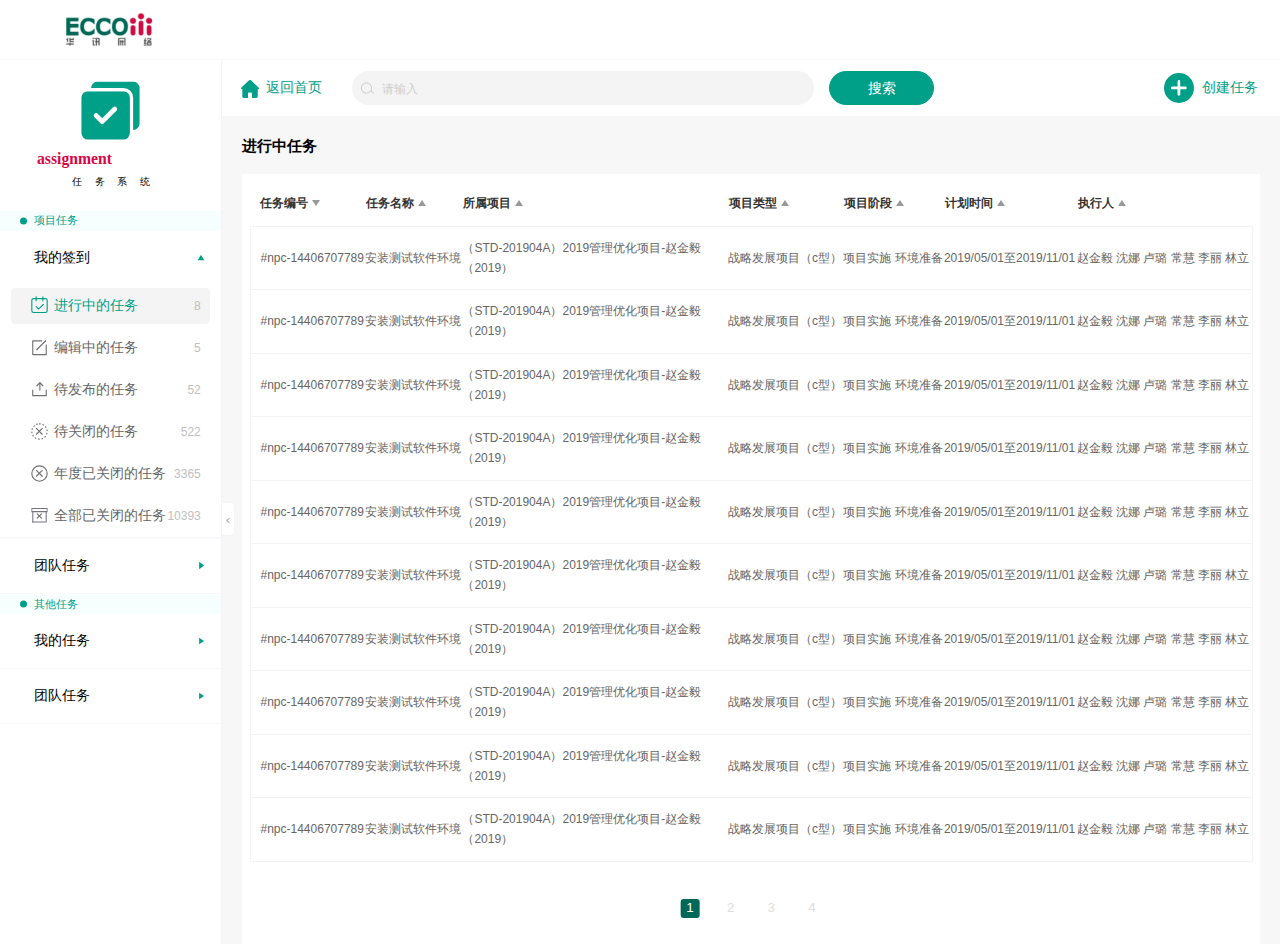
<file: mission/mission-processing.html>
<!DOCTYPE html>
<html lang="en">

<head>
  <meta charset="utf-8">
  <title>新建文档</title>
  <meta name="viewport" content="width=device-width, initial-scale=1.0">
  <meta name="description" content="">
  <meta name="author" content="">

  <!-- Le styles -->
  <link href="./assets/bootstrap2/bootstrap.min.css" rel="stylesheet">
  <link href="./assets/bootstrap2/bootstrap-responsive.min.css" rel="stylesheet">
  <link href="./assets/css/base.css" rel="stylesheet">
  <link href="./assets/css/common.css" rel="stylesheet">
  <link href="./assets/css/mission.css" rel="stylesheet">

</head>

<body>
  <header>
    <img src="./assets/image/logo.png" alt="" class="logo">
  </header>
  <div class="container-fluid">
    <div class="row-fluid">
      <div class="sidebar open-sider">
        <div class="logo-wrapper flex-center-center">
          <img src="./assets/image/mission-logo.svg" alt="">
        </div>
        <ul class="none-style-list sider-menulist">
          <span class="sub-nav f14">项目任务</span>
          <li>
            <div>
              我的签到
              <img src="./assets/icon/arrow_up.svg" alt="" class="arrow">
            </div>
            <ul>
              <li class="active">
                <div class="doing">
                  <!-- 进行中的任务 -->
                  进行中的任务
                  <span>8</span>
                </div>
              </li>
              <li>
                <div class="editing">
                  编辑中的任务
                  <span>5</span>
                </div>
              </li>
              <li>
                <div class="to-upload">
                  待发布的任务
                  <span>52</span>
                </div>
              </li>
              <li>
                <div class="to-close">
                  待关闭的任务
                  <span>522</span>
                </div>
              </li>
              <li>
                <div class="closed">
                  年度已关闭的任务
                  <span>3365</span>
                </div>
              </li>
              <li>
                <div class="all-closed">
                  全部已关闭的任务
                  <span>10393</span>
                </div>
              </li>
            </ul>
          </li>
          <li>
            <div>
              团队任务
              <img src="./assets/icon/arrow_right.svg" alt="" class="arrow">
            </div>
            <ul style="display: none">
              <li>
                <div class="closed">
                  年度已关闭的任务
                  <span>3365</span>
                </div>
              </li>
              <li>
                <div class="all-closed">
                  全部已关闭的任务
                  <span>10393</span>
                </div>
              </li>
            </ul>
          </li>
          <span class="sub-nav f14">其他任务</span>
          <li>
            <div>
              我的任务
              <img src="./assets/icon/arrow_right.svg" alt="" class="arrow">
            </div>
            <ul style="display: none">
              <li>
                <div class="all-closed">
                  全部已关闭的任务
                  <span>10393</span>
                </div>
              </li>
              <li>
                <div class="all-closed">
                  全部已关闭的任务
                  <span>10393</span>
                </div>
              </li>
            </ul>
          </li>
          <li>
            <div>
              团队任务
              <img src="./assets/icon/arrow_right.svg" alt="" class="arrow">
            </div>
            <ul style="display: none">
              <li>
                <div class="all-closed">
                  全部已关闭的任务
                  <span>10393</span>
                </div>
              </li>
              <li>
                <div class="all-closed">
                  全部已关闭的任务
                  <span>10393</span>
                </div>
              </li>
            </ul>
          </li>
        </ul>
        <div class="toggle-sidebar">
          <img src="./assets/icon/left-arrow.svg" alt="">
        </div>
      </div>
      <div class="main-content">
        <!--Body content-->
        <div class="welcome-box">
          <div>
            <div class="jump-link" data-target="/"><img src="./assets/icon/home.svg" alt="">返回首页</div>
            <input type="text" id="sreach-bar" placeholder="请输入">
            <button class="btn-query-green">搜索</button>
          </div>
          <div><img src="./assets/icon/add-mission.svg" alt="">创建任务</div>
        </div>
        <main>
          <p class="title">进行中任务</p>
          <div class="table-wrapper">
            <table class="process">
              <thead>
                <tr>
                  <th class="up">任务编号</th>
                  <th class="down">任务名称</th>
                  <th class="down">所属项目</th>
                  <th class="down">项目类型</th>
                  <th class="down">项目阶段</th>
                  <th class="down">计划时间</th>
                  <th class="down">执行人</th>
                </tr>
              </thead>
              <tbody>
                <tr>
                  <td>#npc-14406707789</td>
                  <td>安装测试软件环境</td>
                  <td>（STD-201904A）2019管理优化项目-赵金毅（2019）</td>
                  <td>战略发展项目（c型）</td>
                  <td>项目实施 环境准备</td>
                  <td>2019/05/01至2019/11/01</td>
                  <td>赵金毅 沈娜 卢璐 常慧 李丽 林立</td>
                </tr>
                <tr>
                  <td>#npc-14406707789</td>
                  <td>安装测试软件环境</td>
                  <td>（STD-201904A）2019管理优化项目-赵金毅（2019）</td>
                  <td>战略发展项目（c型）</td>
                  <td>项目实施 环境准备</td>
                  <td>2019/05/01至2019/11/01</td>
                  <td>赵金毅 沈娜 卢璐 常慧 李丽 林立</td>
                </tr>
                <tr>
                  <td>#npc-14406707789</td>
                  <td>安装测试软件环境</td>
                  <td>（STD-201904A）2019管理优化项目-赵金毅（2019）</td>
                  <td>战略发展项目（c型）</td>
                  <td>项目实施 环境准备</td>
                  <td>2019/05/01至2019/11/01</td>
                  <td>赵金毅 沈娜 卢璐 常慧 李丽 林立</td>
                </tr>
                <tr>
                  <td>#npc-14406707789</td>
                  <td>安装测试软件环境</td>
                  <td>（STD-201904A）2019管理优化项目-赵金毅（2019）</td>
                  <td>战略发展项目（c型）</td>
                  <td>项目实施 环境准备</td>
                  <td>2019/05/01至2019/11/01</td>
                  <td>赵金毅 沈娜 卢璐 常慧 李丽 林立</td>
                </tr>
                <tr>
                  <td>#npc-14406707789</td>
                  <td>安装测试软件环境</td>
                  <td>（STD-201904A）2019管理优化项目-赵金毅（2019）</td>
                  <td>战略发展项目（c型）</td>
                  <td>项目实施 环境准备</td>
                  <td>2019/05/01至2019/11/01</td>
                  <td>赵金毅 沈娜 卢璐 常慧 李丽 林立</td>
                </tr>
                <tr>
                  <td>#npc-14406707789</td>
                  <td>安装测试软件环境</td>
                  <td>（STD-201904A）2019管理优化项目-赵金毅（2019）</td>
                  <td>战略发展项目（c型）</td>
                  <td>项目实施 环境准备</td>
                  <td>2019/05/01至2019/11/01</td>
                  <td>赵金毅 沈娜 卢璐 常慧 李丽 林立</td>
                </tr>
                <tr>
                  <td>#npc-14406707789</td>
                  <td>安装测试软件环境</td>
                  <td>（STD-201904A）2019管理优化项目-赵金毅（2019）</td>
                  <td>战略发展项目（c型）</td>
                  <td>项目实施 环境准备</td>
                  <td>2019/05/01至2019/11/01</td>
                  <td>赵金毅 沈娜 卢璐 常慧 李丽 林立</td>
                </tr>
                <tr>
                  <td>#npc-14406707789</td>
                  <td>安装测试软件环境</td>
                  <td>（STD-201904A）2019管理优化项目-赵金毅（2019）</td>
                  <td>战略发展项目（c型）</td>
                  <td>项目实施 环境准备</td>
                  <td>2019/05/01至2019/11/01</td>
                  <td>赵金毅 沈娜 卢璐 常慧 李丽 林立</td>
                </tr>
                <tr>
                  <td>#npc-14406707789</td>
                  <td>安装测试软件环境</td>
                  <td>（STD-201904A）2019管理优化项目-赵金毅（2019）</td>
                  <td>战略发展项目（c型）</td>
                  <td>项目实施 环境准备</td>
                  <td>2019/05/01至2019/11/01</td>
                  <td>赵金毅 沈娜 卢璐 常慧 李丽 林立</td>
                </tr>
                <tr>
                  <td>#npc-14406707789</td>
                  <td>安装测试软件环境</td>
                  <td>（STD-201904A）2019管理优化项目-赵金毅（2019）</td>
                  <td>战略发展项目（c型）</td>
                  <td>项目实施 环境准备</td>
                  <td>2019/05/01至2019/11/01</td>
                  <td>赵金毅 沈娜 卢璐 常慧 李丽 林立</td>
                </tr>
              </tbody>
            </table>
            <div class="pagination-wrapper">
              <ul>
                <li class="active">1</li>
                <li>2</li>
                <li>3</li>
                <li>4</li>
              </ul>
            </div>

          </div>

        </main>
      </div>

    </div>
  </div>
  <script src="./assets/js/jquery-1.11.1.min.js"></script>
  <script>
    $(function () {
      $('ul.sider-menulist>li>div').click(function () {
        $(this).parent('li').find('ul').toggle()
        var arrow_icon = $(this).find('img').last();
        if (arrow_icon.attr('src').indexOf('right') !== -1) {
          arrow_icon.attr('src', arrow_icon.attr('src').replace('right', 'up'))
        } else {
          arrow_icon.attr('src', arrow_icon.attr('src').replace('up', 'right'))
        }
      })
      $('.jump-link').click(function () {
        var target = $(this).data('target')
        window.location.href = target
      })
      $('.toggle-sidebar').hover(function () {
        var src = $(this).find('img').attr('src').split('.svg')
        src.push('-w', '.svg')
        src = src.join('')
        $(this).find('img').attr('src', src)
        $('.sidebar').addClass('active')
      }, function () {
        $(this).find('img').attr('src', $(this).find('img').attr('src').replace('-w', ''))
        $('.sidebar').removeClass('active')
      })
      $('.toggle-sidebar').click(function () {
        if ($('.sidebar').hasClass('close-sider')) {
          $('.sidebar').addClass('open-sider')
          $('.sidebar').removeClass('close-sider')

        } else {
          $('.sidebar').addClass('close-sider')
          $('.sidebar').removeClass('open-sider')
        }
        var origin = $(this).find('img').attr('src')
        var src = origin.indexOf('right') === -1 ? origin.replace('left', 'right') : origin.replace('right',
          'left')
        $(this).find('img').attr('src', src)
      })

      $('.process th').click(function () {
        $(this).hasClass('up') ? $(this).removeClass('up').addClass('down') :
          $(this).removeClass('down').addClass('up')
      })
    })
  </script>
</body>

</html>
</file>
<file: labelpeople/static/css/2.1782e1af.chunk.css>
.notification-container-bottom-center,.notification-container-bottom-left,.notification-container-bottom-right,.notification-container-mobile-bottom,.notification-container-mobile-top,.notification-container-top-center,.notification-container-top-left,.notification-container-top-right{position:fixed;z-index:8000}.notification-container-top-center{-webkit-transform:translateX(-50%);transform:translateX(-50%);top:20px;left:50%}.notification-container-bottom-center{-webkit-transform:translateX(-50%);transform:translateX(-50%);bottom:20px;left:50%}.notification-container-top-left{left:20px;top:20px}.notification-container-top-right{right:20px;top:20px}.notification-container-bottom-left{left:20px;bottom:20px}.notification-container-bottom-right{bottom:20px;right:20px}.notification-container-mobile-top{right:20px;left:20px;top:20px}.notification-container-mobile-bottom{right:20px;left:20px;bottom:20px;margin-bottom:-15px}.notification-default{border-left:8px solid #0562c7}.notification-default,.notification-default .timer{background-color:#007bff}.notification-default .timer-filler{background-color:#fff}.notification-default .notification-close{background-color:#007bff}.notification-success{border-left:8px solid #1f8838}.notification-success,.notification-success .timer{background-color:#28a745}.notification-success .timer-filler{background-color:#fff}.notification-success .notification-close{background-color:#28a745}.notification-danger{border-left:8px solid #bd1120}.notification-danger,.notification-danger .timer{background-color:#dc3545}.notification-danger .timer-filler{background-color:#fff}.notification-danger .notification-close{background-color:#dc3545}.notification-info{border-left:8px solid #138b9e}.notification-info,.notification-info .timer{background-color:#17a2b8}.notification-info .timer-filler{background-color:#fff}.notification-info .notification-close{background-color:#17a2b8}.notification-warning{border-left:8px solid #ce9c09}.notification-warning,.notification-warning .timer{background-color:#eab000}.notification-warning .timer-filler{background-color:#fff}.notification-warning .notification-close{background-color:#eab000}.notification-awesome{border-left:8px solid #4c3fb1}.notification-awesome,.notification-awesome .timer{background-color:#685dc3}.notification-awesome .timer-filler{background-color:#fff}.notification-awesome .notification-close{background-color:#685dc3}@-webkit-keyframes timer{0%{width:100%}to{width:0}}@keyframes timer{0%{width:100%}to{width:0}}.notification-item{display:flex;position:relative;border-radius:3px;margin-bottom:15px;box-shadow:1px 3px 4px rgba(0,0,0,.2);cursor:pointer}.notification-item .timer{width:100%;margin-top:10px}.notification-item .timer,.notification-item .timer .timer-filler{height:3px;border-radius:5px}.notification-item .notification-title{color:#fff;font-weight:700;font-size:14px;margin-top:5px;margin-bottom:5px}.notification-item .notification-message{color:#fff;max-width:calc(100% - 15px);font-size:14px;line-height:150%;word-wrap:break-word;margin-bottom:0;margin-top:0}.notification-item .notification-content{padding:8px 15px;display:inline-block;width:100%}.notification-item .notification-close{width:18px;height:18px;border-radius:50%;display:inline-block;position:absolute;right:10px;top:10px}.notification-item .notification-close:after{content:"\D7";position:absolute;-webkit-transform:translate(-50%,-50%);transform:translate(-50%,-50%);color:#fff;font-size:12px;left:50%;top:50%}.n-parent{width:275px}.notification-container-mobile-bottom .n-parent,.notification-container-mobile-bottom .notification-item,.notification-container-mobile-top .n-parent,.notification-container-mobile-top .notification-item{max-width:100%;width:100%}.notification-container-bottom-right .n-parent,.notification-container-top-right .n-parent{margin-left:auto}.notification-container-bottom-left .n-parent,.notification-container-top-left .n-parent{margin-right:auto}.notification-container-mobile-bottom .n-parent,.notification-container-mobile-top .n-parent{margin-left:auto;margin-right:auto}
/*# sourceMappingURL=2.1782e1af.chunk.css.map */
</file>
<file: labelpeople/static/css/main.c7ecb37c.chunk.css>
body{height:100vh;width:100vw;margin:0;padding:0;font-family:Saira Semi Condensed,-apple-system,BlinkMacSystemFont,Segoe UI,Roboto,Oxygen,Ubuntu,Cantarell,Fira Sans,Droid Sans,Helvetica Neue,sans-serif;-webkit-font-smoothing:antialiased;-moz-osx-font-smoothing:grayscale;overflow-x:hidden;overflow-y:hidden}#root{width:100%;height:100%}code{font-family:source-code-pro,Menlo,Monaco,Consolas,Courier New,monospace}.EditorView{position:absolute;height:100vh;width:100vw;margin:0;padding:0;background-color:#4c4c4c;display:flex;flex-direction:column;flex-wrap:nowrap;justify-content:flex-start;align-items:center;align-content:flex-start}.EditorView.withPopup{-webkit-filter:blur(2px) brightness(.3);filter:blur(2px) brightness(.3);pointer-events:none}.ImagePreview{position:absolute;cursor:pointer;display:flex;flex-direction:row;flex-wrap:nowrap;justify-content:center;align-items:center;align-content:center;border-bottom:1px solid #171717}.ImagePreview:nth-child(odd){border-right:1px solid #171717}.ImagePreview .Foreground{position:absolute;z-index:100;-webkit-transition:-webkit-transform .3s;transition:-webkit-transform .3s;transition:transform .3s;transition:transform .3s,-webkit-transform .3s}.ImagePreview .Foreground .Image{position:absolute;left:0;top:0;border:1px solid #282828;-webkit-user-select:none;-moz-user-select:none;-ms-user-select:none;user-select:none}.ImagePreview .Foreground .CheckBox{position:absolute;z-index:1000;max-width:15px;max-height:15px;bottom:5px;left:5px}.ImagePreview .Background{position:absolute;z-index:0;background-color:#4c4c4c;-webkit-transition:background-color .3s ease-in-out,-webkit-transform .3s;transition:background-color .3s ease-in-out,-webkit-transform .3s;transition:background-color .3s ease-in-out,transform .3s;transition:background-color .3s ease-in-out,transform .3s,-webkit-transform .3s}.ImagePreview.selected .Foreground{-webkit-transform:translate(-2px,2px);transform:translate(-2px,2px)}.ImagePreview.selected .Background{-webkit-transform:translate(2px,-2px);transform:translate(2px,-2px);background-color:#009efd}.ImagePreview:hover .Foreground{-webkit-transform:translate(-2px,2px);transform:translate(-2px,2px)}.ImagePreview:hover .Background{-webkit-transform:translate(2px,-2px);transform:translate(2px,-2px)}.ImagesList,.LabelsToolkit{align-self:stretch;flex:1 1;overflow:hidden}.LabelsToolkit{display:flex;flex-direction:column;flex-wrap:nowrap;justify-content:flex-start;align-items:center;align-content:flex-start}.LabelsToolkit .LabelsToolkitWrapper{width:100%}.LabelsToolkit .LabelsToolkitWrapper>.pDiv{cursor:pointer;display:flex;align-items:center;justify-content:center;height:30px;line-height:30px;margin:10px 0;text-align:center;color:#fff}.LabelsToolkit .LabelsToolkitWrapper>.pDiv.active{color:#ff0;font-size:20px;font-weight:700}.LabelsToolkit .LabelsToolkitWrapper>.pDiv .buttonClass{font-size:12px;padding:10px;box-shadow:inset 0 0 0 1px #fff;color:#fff;margin-left:10px}.LabelsToolkit .addButton{display:flex;height:50px;width:100%;justify-content:center;align-items:center}.LabelsToolkit .addButton>button{width:30%;height:60%;border-radius:5px}.LabelsToolkit .Header{position:relative;box-sizing:border-box;padding:0 25px;color:#fff;font-size:14px;-webkit-user-select:none;-moz-user-select:none;-ms-user-select:none;user-select:none;cursor:pointer;justify-content:space-between;align-content:space-between}.LabelsToolkit .Header,.LabelsToolkit .Header .HeaderGroupWrapper{align-self:stretch;display:flex;flex-direction:row;flex-wrap:nowrap;align-items:center}.LabelsToolkit .Header .HeaderGroupWrapper{justify-content:center;align-content:center}.LabelsToolkit .Header .Marker{position:absolute;height:calc(100% - 4px);width:5px;top:2px;left:-5px;background-color:#4c4c4c;-webkit-transition:background-color .3s ease-in-out,-webkit-transform .3s;transition:background-color .3s ease-in-out,-webkit-transform .3s;transition:background-color .3s ease-in-out,transform .3s;transition:background-color .3s ease-in-out,transform .3s,-webkit-transform .3s}.LabelsToolkit .Header .Ico{max-width:20px;max-height:20px;margin-right:20px}.LabelsToolkit .Header .Arrow,.LabelsToolkit .Header .Ico{-webkit-filter:brightness(0) invert(1);filter:brightness(0) invert(1)}.LabelsToolkit .Header .Arrow{max-width:12px;max-height:12px}.LabelsToolkit .Header:hover .Marker{-webkit-transform:translate(5px);transform:translate(5px)}.LabelsToolkit .Header.active{background-color:rgba(0,0,0,.05)}.LabelsToolkit .Header.active .Marker{-webkit-transform:translate(5px);transform:translate(5px);background-color:#009efd}.LabelsToolkit .Header.active .Arrow{-webkit-transform:rotate(180deg);transform:rotate(180deg)}.LabelsToolkit .Content{align-self:stretch;box-sizing:border-box;height:0;-webkit-transition:height .3s ease-in-out;transition:height .3s ease-in-out;overflow:hidden}.LabelsToolkit .Content,.RectLabelsList{display:flex;flex-direction:column;flex-wrap:nowrap;justify-content:center;align-items:center;align-content:center}.RectLabelsList .RectLabelsListContent{display:flex;flex-direction:column;flex-wrap:nowrap;justify-content:flex-start;align-items:center;align-content:flex-start}.LabelInputField{background-color:transparent;position:relative;overflow:hidden;cursor:pointer}.LabelInputField .LabelInputFieldWrapper{position:absolute;left:calc(-100% - 5px);-webkit-transition:left .3s ease-in-out;transition:left .3s ease-in-out;display:flex;flex-direction:row;flex-wrap:nowrap;justify-content:space-between;align-items:center;align-content:space-between}.LabelInputField .LabelInputFieldWrapper .Marker{width:5px;height:calc(100% - 4px);background-color:#4c4c4c}.LabelInputField .LabelInputFieldWrapper .Content{flex:1 1;height:100%;padding:0 10px;display:flex;flex-direction:row;flex-wrap:nowrap;justify-content:space-between;align-items:center;align-content:space-between}.LabelInputField .LabelInputFieldWrapper .Content .ContentWrapper{align-self:stretch;display:flex;flex-direction:row;flex-wrap:nowrap;justify-content:center;align-items:center;align-content:center}.LabelInputField .LabelInputFieldWrapper .Content>.describeText{white-space:nowrap;font-size:12px;color:#ddd}.LabelInputField .LabelInputFieldWrapper .Content .DropdownLabel{position:relative;font-size:14px;cursor:pointer;-webkit-user-select:none;-moz-user-select:none;-ms-user-select:none;user-select:none;min-width:160px;height:30px;padding:0 5px;color:#fff;display:flex;flex-direction:row;flex-wrap:nowrap;justify-content:space-between;align-items:center;align-content:space-between}.LabelInputField .LabelInputFieldWrapper .Content .DropdownLabel:hover{background-color:rgba(0,0,0,.05)}.LabelInputField .LabelInputFieldWrapper .Content .DropdownLabel:hover:after{background-color:#009efd}.LabelInputField .LabelInputFieldWrapper .Content .DropdownLabel:after{background:#4c4c4c;width:100%;position:absolute;bottom:0;height:1px;left:0;z-index:100;display:block;content:""}.LabelInputField .LabelInputFieldWrapper .Content .Dropdown{position:fixed;z-index:1000;background-color:#171717;display:flex;flex-direction:column;flex-wrap:nowrap;justify-content:center;align-items:center;align-content:center}.LabelInputField .LabelInputFieldWrapper .Content .Dropdown .DropdownOption{align-self:stretch;display:flex;flex-direction:row;flex-wrap:nowrap;justify-content:flex-start;align-items:center;align-content:flex-start;font-size:14px;cursor:pointer;-webkit-user-select:none;-moz-user-select:none;-ms-user-select:none;user-select:none;padding:0 5px;color:#fff}.LabelInputField .LabelInputFieldWrapper .Content .Dropdown .DropdownOption:hover{background-color:#4c4c4c}.LabelInputField .LabelInputFieldWrapper .Content .ImageButton{-webkit-transition:-webkit-transform .3s;transition:-webkit-transform .3s;transition:transform .3s;transition:transform .3s,-webkit-transform .3s}.LabelInputField .LabelInputFieldWrapper .Content .ImageButton img{-webkit-filter:brightness(0) invert(1);filter:brightness(0) invert(1)}.LabelInputField .LabelInputFieldWrapper .Content .ImageButton:hover{background-color:transparent}.LabelInputField .LabelInputFieldWrapper .Content .ImageButton.trash:not(.disabled):hover{-webkit-filter:brightness(35%) sepia(100%) hue-rotate(172deg) saturate(1000%);filter:brightness(35%) sepia(100%) hue-rotate(172deg) saturate(1000%)}.LabelInputField .LabelInputFieldWrapper:hover{background-color:rgba(0,0,0,.05)}.LabelInputField .LabelInputFieldWrapper:hover .Marker{background-color:#009efd}.LabelInputField.active{background-color:rgba(0,0,0,.05)}.LabelInputField.active .Marker{background-color:#009efd}.LabelInputField.loaded .LabelInputFieldWrapper{left:0}.LabelInputField.highlighted{background-color:rgba(0,0,0,.05)}.LabelInputField.highlighted .Marker{background-color:#009efd}.ImageButton{display:flex;flex-direction:row;flex-wrap:nowrap;justify-content:center;align-content:center;align-items:center;border-radius:50%;box-sizing:border-box;-webkit-transition:background-color .7s ease;transition:background-color .7s ease;margin:5px 2px}.ImageButton>img{-webkit-user-select:none;-moz-user-select:none;-ms-user-select:none;user-select:none}.ImageButton:hover~.Cursor{width:20px;height:20px;border-color:transparent;background-color:rgba(0,0,0,.2)}.ImageButton:not(.disabled):hover{cursor:pointer}.ImageButton:hover{background-color:hsla(0,0%,100%,.3)}.EmptyLabelList{display:flex;flex-direction:column;flex-wrap:nowrap;justify-content:center;align-items:center;align-content:center;text-align:center;width:150px;color:#fff;font-size:16px}.EmptyLabelList,.EmptyLabelList>img{-webkit-user-select:none;-moz-user-select:none;-ms-user-select:none;user-select:none}.EmptyLabelList>img{-webkit-filter:brightness(0) invert(1);filter:brightness(0) invert(1);max-width:80px;max-height:80px;margin-bottom:20px}.EmptyLabelList>p.extraBold{font-size:16px;font-weight:600}.PointLabelsList{justify-content:center;align-content:center}.PointLabelsList,.PointLabelsList .PointLabelsListContent{display:flex;flex-direction:column;flex-wrap:nowrap;align-items:center}.PointLabelsList .PointLabelsListContent{justify-content:flex-start;align-content:flex-start}.PolygonLabelsList{justify-content:center;align-content:center}.PolygonLabelsList,.PolygonLabelsList .PolygonLabelsListContent{display:flex;flex-direction:column;flex-wrap:nowrap;align-items:center}.PolygonLabelsList .PolygonLabelsListContent{justify-content:flex-start;align-content:flex-start}.TextButton{display:block;cursor:pointer;-webkit-user-select:none;-moz-user-select:none;-ms-user-select:none;user-select:none;width:-webkit-fit-content;width:-moz-fit-content;width:fit-content;height:-webkit-fit-content;height:-moz-fit-content;height:fit-content;line-height:0;word-wrap:break-word;padding:20px 30px;box-shadow:inset 0 0 0 2px #000;margin:initial;border-radius:2px;-webkit-transition:.3s ease-in-out;transition:.3s ease-in-out;background:transparent;font-weight:700}.TextButton,.TextButton>a{text-decoration:none;color:#000}.TextButton:hover{box-shadow:inherit;color:#fff;background-color:#000}.TextButton:hover>a{text-decoration:none;color:#fff}.SideNavigationBar{align-self:stretch;background-color:#282828;display:flex;flex-wrap:nowrap;justify-content:flex-start;align-items:center;align-content:flex-start}.SideNavigationBar.with-context .NavigationBarContentWrapper{background-color:#252f35}.SideNavigationBar .CompanionBar{min-width:20px;width:20px;justify-content:flex-start;align-content:flex-start}.SideNavigationBar .CompanionBar,.SideNavigationBar .NavigationBarContentWrapper{align-self:stretch;display:flex;flex-direction:column;flex-wrap:nowrap;align-items:center}.SideNavigationBar .NavigationBarContentWrapper{min-width:300px;width:300px;justify-content:flex-end;align-content:flex-end}.SideNavigationBar.left{flex-direction:row}.SideNavigationBar.left,.SideNavigationBar.left .CompanionBar{border-right:1px solid #171717}.SideNavigationBar.right{flex-direction:row-reverse}.SideNavigationBar.right,.SideNavigationBar.right .CompanionBar{border-left:1px solid #171717}.SideNavigationBar.closed{border:none}.VerticalEditorButton{height:20px;width:80px;background-color:transparent;-webkit-transition:.3s ease-in-out;transition:.3s ease-in-out;-webkit-transform:rotate(-90deg);transform:rotate(-90deg);-webkit-transform-origin:55px 25px;transform-origin:55px 25px;margin-bottom:60px;cursor:pointer;display:flex;flex-direction:row;flex-wrap:nowrap;justify-content:center;align-items:center;align-content:center;color:#fff;font-size:13px}.VerticalEditorButton,.VerticalEditorButton img{-webkit-user-select:none;-moz-user-select:none;-ms-user-select:none;user-select:none}.VerticalEditorButton img{width:15px;height:15px;-webkit-filter:brightness(0) invert(1);filter:brightness(0) invert(1);margin-right:3px}.VerticalEditorButton.active,.VerticalEditorButton:hover{background-color:#009efd}.EditorContainer{flex-grow:0;flex-shrink:0;flex-basis:calc(100% - 35px);height:calc(100% - 35px);flex-direction:row;flex-wrap:nowrap;justify-content:flex-start;align-content:flex-start}.EditorContainer,.EditorContainer .EditorWrapper{align-self:stretch;display:flex;align-items:center}.EditorContainer .EditorWrapper{flex:1 1;min-width:0;flex-direction:column;flex-wrap:nowrap;justify-content:center;align-content:center}.Editor{align-self:stretch;flex:1 1;position:relative}.Editor .ImageCanvas{position:absolute;top:0;left:0;cursor:none}.Editor .ImageCanvas:hover{cursor:none}.Editor .MousePositionIndicator{position:absolute;color:#fff;font-size:12px;background-color:#4c4c4c;opacity:.6;padding:5px;-webkit-user-select:none;-moz-user-select:none;-ms-user-select:none;user-select:none;pointer-events:none;z-index:100;width:-webkit-fit-content;width:-moz-fit-content;width:fit-content}.Editor .Cursor{position:relative;width:6px;height:6px;-webkit-transition:width .05s ease-out,height .05s ease-out,background-color .05s ease-in;transition:width .05s ease-out,height .05s ease-out,background-color .05s ease-in;-webkit-transform:translate(-50%,-50%);transform:translate(-50%,-50%);border-radius:50%;pointer-events:none;border:2px solid #fff;background-color:#fff;z-index:100000}.Editor .Cursor>img{position:absolute;max-width:20px;max-height:20px;-webkit-filter:brightness(0) invert(1);filter:brightness(0) invert(1);bottom:calc(50% + 10px);left:calc(50% + 10px);display:none;-webkit-user-select:none;-moz-user-select:none;-ms-user-select:none;user-select:none}.Editor .Cursor.add,.Editor .Cursor.close,.Editor .Cursor.move,.Editor .Cursor.resize{width:24px;height:24px;background-color:transparent}.Editor .Cursor.add>img,.Editor .Cursor.cancel>img,.Editor .Cursor.close>img,.Editor .Cursor.move>img,.Editor .Cursor.resize>img{display:block}.BottomNavigationBar{align-self:stretch;height:45px;border-top:1px solid #171717;background-color:#282828;-webkit-user-select:none;-moz-user-select:none;-ms-user-select:none;user-select:none;display:flex;flex-direction:row;flex-wrap:nowrap;justify-content:center;align-items:center;align-content:center}.BottomNavigationBar.with-context{background-color:#252f35}.BottomNavigationBar .ImageButton{-webkit-transition:-webkit-transform .3s;transition:-webkit-transform .3s;transition:transform .3s;transition:transform .3s,-webkit-transform .3s}.BottomNavigationBar .ImageButton img{-webkit-filter:brightness(0) invert(1);filter:brightness(0) invert(1);-webkit-user-select:none;-moz-user-select:none;-ms-user-select:none;user-select:none}.BottomNavigationBar .ImageButton:hover{background-color:transparent}.BottomNavigationBar .ImageButton:not(.disabled):hover{-webkit-filter:brightness(35%) sepia(100%) hue-rotate(172deg) saturate(1000%);filter:brightness(35%) sepia(100%) hue-rotate(172deg) saturate(1000%)}.BottomNavigationBar .ImageButton:not(.disabled):hover.right{-webkit-transform:translate(2px);transform:translate(2px)}.BottomNavigationBar .ImageButton:not(.disabled):hover.left{-webkit-transform:translate(-2px);transform:translate(-2px)}.BottomNavigationBar .ImageButton.disabled img{-webkit-filter:invert(1) opacity(25%);filter:invert(1) opacity(25%);-webkit-user-select:none;-moz-user-select:none;-ms-user-select:none;user-select:none}.BottomNavigationBar .CurrentImageName{min-width:200px;font-size:14px}.BottomNavigationBar .CurrentImageCount,.BottomNavigationBar .CurrentImageName{padding:0 20px;color:#fff;display:flex;flex-direction:row;flex-wrap:nowrap;justify-content:center;align-items:center;align-content:center}.BottomNavigationBar .CurrentImageCount{min-width:80px}.TopNavigationBar{align-self:stretch;min-height:35px;background-color:#171717;box-shadow:0 0 6px 0 rgba(0,0,0,.2);display:flex;flex:0 0 35px;flex-direction:column;flex-wrap:nowrap;justify-content:flex-start;align-items:center;align-content:flex-start}.TopNavigationBar .TopNavigationBarWrapper{padding:0 20px;color:#fff;align-self:stretch;flex:1 1;display:flex;flex-wrap:nowrap;justify-content:space-between;align-items:center;align-content:space-between}.TopNavigationBar .TopNavigationBarWrapper .NavigationBarGroupWrapper{align-self:stretch;display:flex;flex-wrap:nowrap;justify-content:center;align-items:center;align-content:center}.TopNavigationBar .TopNavigationBarWrapper .ProjectName{font-weight:700;margin-right:10px;-webkit-user-select:none;-moz-user-select:none;-ms-user-select:none;user-select:none}.TopNavigationBar .TopNavigationBarWrapper .ImageButton{-webkit-transition:-webkit-transform .3s;transition:-webkit-transform .3s;transition:transform .3s;transition:transform .3s,-webkit-transform .3s}.TopNavigationBar .TopNavigationBarWrapper .ImageButton img{-webkit-filter:brightness(0) invert(1);filter:brightness(0) invert(1);-webkit-user-select:none;-moz-user-select:none;-ms-user-select:none;user-select:none}.TopNavigationBar .TopNavigationBarWrapper .ImageButton:hover{background-color:transparent}.TopNavigationBar .TopNavigationBarWrapper .ImageButton:not(.disabled):hover{-webkit-filter:brightness(35%) sepia(100%) hue-rotate(172deg) saturate(1000%);filter:brightness(35%) sepia(100%) hue-rotate(172deg) saturate(1000%)}.TopNavigationBar .TopNavigationBarWrapper .TextInput{max-width:200px;height:25px}.TopNavigationBar .TopNavigationBarWrapper .TextInput:hover{background-color:rgba(0,0,0,.06)}.TopNavigationBar .TopNavigationBarWrapper .TextInput>input{padding-top:3.5px}.TopNavigationBar .TopNavigationBarWrapper .TextInput>input:focus{outline:none;color:#009efd}.TopNavigationBar .TopNavigationBarWrapper .TextInput>input:focus~.Bar{background-color:#009efd}.TopNavigationBar .TopNavigationBarWrapper .TextInput .Bar{height:0}.TopNavigationBar .TopNavigationBarWrapper .Header{align-self:stretch;display:flex;flex-wrap:nowrap;justify-content:center;align-items:center;align-content:center;cursor:pointer;font-weight:900;-webkit-user-select:none;-moz-user-select:none;-ms-user-select:none;user-select:none}.TopNavigationBar .TopNavigationBarWrapper .Header>img{width:25px;height:25px;margin-right:5px;-webkit-user-select:none;-moz-user-select:none;-ms-user-select:none;user-select:none}.StateBar{align-self:stretch;height:2px;background-color:#171717;display:flex;flex-direction:row;flex-wrap:nowrap;justify-content:flex-start;align-items:center;align-content:flex-start}.StateBar .done{align-self:stretch;background-color:#009efd;-webkit-transition:width .4s ease-out;transition:width .4s ease-out}.UnderlineTextButton{position:relative;font-size:14px;font-weight:700;cursor:pointer;-webkit-user-select:none;-moz-user-select:none;-ms-user-select:none;user-select:none;width:-webkit-fit-content;width:-moz-fit-content;width:fit-content;line-height:0;word-wrap:break-word;height:3px;padding:15px 0;margin:0 10px;text-decoration:none;color:#fff}.UnderlineTextButton.active,.UnderlineTextButton:hover{color:#009efd}.UnderlineTextButton.over:before{top:0}.UnderlineTextButton.over:before,.UnderlineTextButton.under:after{background:#009efd;width:100%;position:absolute;height:2px;left:0;z-index:100;display:block}.UnderlineTextButton.under:after{bottom:0}.UnderlineTextButton.over.active:before,.UnderlineTextButton.over:hover:before,.UnderlineTextButton.under.active:after,.UnderlineTextButton.under:hover:after{content:""}*{box-sizing:border-box}.TextInput{height:53.33333px;overflow:hidden;position:relative}label{position:absolute;top:21.33333px;color:#fff;font:400 21.33333px;cursor:text;-webkit-transition:.25s ease;transition:.25s ease}input{display:block;width:100%;padding-top:21.33333px;border:none;border-radius:0;color:#fff;background:transparent;font-size:16px;-webkit-transition:.3s ease;transition:.3s ease}input:valid~label{top:0;font:700 12.8px;color:#fff}input:focus{outline:none}input:focus~label{top:0;font:700 12.8px;color:#009efd}input:focus~.Bar{height:2px}input:-webkit-autofill{-webkit-box-shadow:0 0 0 1000px transparent inset;-webkit-text-fill-color:#fff!important}.Bar{background:#fff;content:"";width:320px;height:1px;-webkit-transition:.3s ease;transition:.3s ease;position:relative}::-moz-selection{background:rgba(0,158,253,.3)}::selection{background:rgba(0,158,253,.3)}.MainView{position:absolute;height:100vh;width:100vw;margin:0;padding:0;background-image:-webkit-gradient(linear,left bottom,right top,from(#2af598),to(#009efd));background-image:-webkit-linear-gradient(bottom left,#2af598,#009efd);background-image:linear-gradient(to top right,#2af598,#009efd);display:flex;flex-direction:row;flex-wrap:nowrap}.MainView.InProgress .LeftColumn{width:280px;height:100%;-webkit-transition:width 1.2s ease-out;transition:width 1.2s ease-out}.MainView.InProgress .Slider{width:280px}.MainView.InProgress #lower{-webkit-transition:width 1.5s ease-out;transition:width 1.5s ease-out}.MainView.InProgress #upper{-webkit-transition:width 1.4s ease-out;transition:width 1.4s ease-out}.MainView.InProgress .RightColumn .GenericYesNoPopup,.MainView.InProgress .RightColumn .ImagesDropZone{-webkit-animation-duration:1.5s;animation-duration:1.5s;-webkit-animation-name:cssAnimationShow;animation-name:cssAnimationShow;-webkit-animation-fill-mode:forwards;animation-fill-mode:forwards}.MainView.InProgress .LeftColumn .EditorFeaturesWrapper{-webkit-animation-duration:.6s;animation-duration:.6s;-webkit-animation-name:cssAnimationHide;animation-name:cssAnimationHide;-webkit-animation-fill-mode:forwards;animation-fill-mode:forwards}.MainView.InProgress .LeftColumn .TextButton{box-shadow:inset 0 0 0 2px #fff;color:#fff;position:absolute;left:20px;bottom:20px}.MainView.InProgress .LeftColumn .TextButton:hover{background-color:#fff;color:#000}.MainView.Canceled .RightColumn .ImagesDropZone{-webkit-animation-duration:.6s;animation-duration:.6s;-webkit-animation-name:cssAnimationHide;animation-name:cssAnimationHide;-webkit-animation-fill-mode:forwards;animation-fill-mode:forwards}.MainView.Canceled .LeftColumn .EditorFeaturesWrapper{-webkit-animation-duration:1.5s;animation-duration:1.5s;-webkit-animation-name:cssAnimationShow;animation-name:cssAnimationShow;-webkit-animation-fill-mode:forwards;animation-fill-mode:forwards}.Slider{position:absolute;top:0;left:0;z-index:0;width:75%;height:100%}.Slider,.Slider .TriangleVerticalContent{background-color:rgba(0,0,0,.3)}#lower{-webkit-transition:width 1.2s ease-out;transition:width 1.2s ease-out}#upper{-webkit-transition:width 1.4s ease-out;transition:width 1.4s ease-out}.LeftColumn{position:relative;background-color:#171717;padding:20px;z-index:100;box-sizing:border-box;-webkit-transition:width 1.5s ease-out;transition:width 1.5s ease-out;min-width:260px;align-self:stretch;width:75%;display:flex;flex-direction:row;flex-wrap:nowrap;align-items:center}.LeftColumn .LogoWrapper{align-self:stretch;display:flex;flex-direction:column;justify-content:space-between}.LeftColumn .LogoWrapper>div{width:220px;-webkit-user-select:none;-moz-user-select:none;-ms-user-select:none;user-select:none}.LeftColumn .EditorFeaturesWrapper{flex:1 1;opacity:1;display:flex;flex-direction:row;flex-wrap:wrap}.RightColumn{padding:20px;align-self:stretch;flex:1 1;min-width:200px;z-index:100;display:flex;flex-direction:row;flex-wrap:nowrap;justify-content:space-between;align-items:center;align-content:center}.RightColumn .TextButton{box-shadow:inset 0 0 0 2px #000;color:#000}.RightColumn .TextButton:hover{background-color:#000;color:#fff}.RightColumn .ImagesDropZone{overflow:hidden;width:0}.RightColumn>.TextButton{position:absolute;right:20px;bottom:20px}.RightColumn>.TextButton+.TextButton{right:150px}.TriangleVertical{right:-200px;background-color:transparent;overflow:hidden}.TriangleVertical,.TriangleVerticalContent{width:200px;height:100%;position:absolute;top:0}.TriangleVerticalContent{left:0;-webkit-transform:skew(-6deg) translateX(-50%);transform:skew(-6deg) translateX(-50%);background-color:#171717}.EditorFeaturesTiles{flex:1 0 26%;min-width:200px;height:200px;color:#fff;display:flex;flex-direction:column;flex-wrap:nowrap;justify-content:center;align-items:center}.EditorFeaturesTiles .EditorFeaturesTilesWrapper{display:flex;flex-direction:column;flex-wrap:nowrap;justify-content:center;align-items:center;-webkit-transition:-webkit-transform .2s;transition:-webkit-transform .2s;transition:transform .2s;transition:transform .2s,-webkit-transform .2s}.EditorFeaturesTiles .EditorFeaturesTilesWrapper:hover{-webkit-transform:scale(1.02);transform:scale(1.02)}.EditorFeaturesTiles .EditorFeaturesTilesWrapper .EditorFeatureLabel{width:180px;text-align:center;-webkit-user-select:none;-moz-user-select:none;-ms-user-select:none;user-select:none}.EditorFeaturesTiles .EditorFeaturesTilesWrapper>img{-webkit-filter:brightness(0) invert(1);filter:brightness(0) invert(1);max-width:60px;max-height:60px;margin-bottom:20px;-webkit-user-select:none;-moz-user-select:none;-ms-user-select:none;user-select:none}@-webkit-keyframes cssAnimationShow{0%{opacity:0;width:0}60%{opacity:0;width:400px}to{opacity:1;width:400px}}@keyframes cssAnimationShow{0%{opacity:0;width:0}60%{opacity:0;width:400px}to{opacity:1;width:400px}}@-webkit-keyframes cssAnimationHide{0%{opacity:1;width:400px}40%{opacity:0;width:400px}to{opacity:0;width:0}}@keyframes cssAnimationHide{0%{opacity:1;width:400px}40%{opacity:0;width:400px}to{opacity:0;width:0}}.PicModal{min-height:300px;width:300px;max-height:600px;max-width:500px;background:#282929;-webkit-animation-duration:.5s;animation-duration:.5s;-webkit-animation-name:cssAnimationShow;animation-name:cssAnimationShow;-webkit-animation-fill-mode:forwards;animation-fill-mode:forwards;border-radius:5px}.PicModal__Header{background:#171818;border-radius:5px;height:40px;line-height:40px;font-size:18px;text-align:center;color:#fff}.PicModal__Content img{width:23%;max-height:100px;margin:2px 4px}.PicModal__Footer{display:flex;justify-content:center;align-items:center;height:60px;border-top:1px solid #171717;background-color:#282828}.PicModal__Footer .back{background:#1ba0fa;cursor:pointer;box-shadow:none;color:#fff}.Blocker{position:fixed;top:0;bottom:0;left:0;right:0;z-index:1000;height:100%;background-color:rgba(0,0,0,.45)}.Blocker,.Blocker>div{display:flex;align-items:center;justify-content:center}.Blocker>div{flex-direction:column}.Blocker>div p{color:#fff}.ExitProjectPopupContent .Message .ShowLabel{margin-left:18px}.ExitProjectPopupContent .Message .confirmLabel,.ExitProjectPopupContent .Message .ShowLabel{font-size:12px;display:inline-block;background:#009efd;padding:2px 8px;color:#fff;border-radius:8px}.ExitProjectPopupContent .Message .confirmLabel{margin-left:8px}.ExitProjectPopupContent .Message .confirmLabel.delete{background:red}.ExitProjectPopupContent .Message ul{margin:0;list-style:none}.ExitProjectPopupContent .Message ul li .ShowLabel{font-size:12px;display:inline-block;background:#9ae769;padding:2px 8px;color:#243333;border-radius:8px}.ExitProjectPopupContent .Message ul li .ShowLabel.ImportLabel{background:#1ba0fa;color:#fff;margin-left:10px}.ExitProjectPopupContent .Message ul li .ShowLabel:hover{font-weight:700;cursor:pointer}.ExitProjectPopupContent .Message ul li .DirName{display:inline-block;margin-right:10px}.ExitProjectPopupContent .Message ul li .DirName.active,.ExitProjectPopupContent .Message ul li .DirName:hover{color:#fff;cursor:pointer}.ExitProjectPopupContent .Message ul li img{vertical-align:middle;width:30px;margin-right:5px;margin-bottom:5px}.ExitProjectPopupContent .Message p{font-size:18px;cursor:pointer}.ExitProjectPopupContent .Message p.Utitle{font-size:15px;text-align:left;margin:0 0 10px;color:#10bbdc;background:#263542;padding:6px;border-radius:4px}.ExitProjectPopupContent .Message p.Utitle .TextInput{display:inline-block;width:150px;height:auto}.ExitProjectPopupContent .Message p.Utitle.active,.ExitProjectPopupContent .Message p.Utitle:hover{color:#10bbdc;font-weight:400}.ExitProjectPopupContent .Message p img{vertical-align:middle;width:30px;margin-right:5px}.ExitProjectPopupContent .Message p.active,.ExitProjectPopupContent .Message p:hover{color:#fff;font-weight:700}.GenericYesNoPopup{max-height:600px;max-width:500px;width:50%;border-radius:5px;-webkit-user-select:none;-moz-user-select:none;-ms-user-select:none;user-select:none;box-shadow:0 0 10px 3px hsla(0,0%,100%,.02);display:flex;flex-direction:column;flex-wrap:nowrap;overflow:hidden}.GenericYesNoPopup .Header{height:40px;box-shadow:0 2px 15px 0 rgba(0,0,0,.4);color:#fff;font-weight:900;font-size:18px;background-color:#171717;flex-direction:column;flex-wrap:nowrap}.GenericYesNoPopup .Content,.GenericYesNoPopup .Header{align-self:stretch;display:flex;justify-content:center;align-items:center;align-content:center}.GenericYesNoPopup .Content{font-size:14px;background-color:#282828;flex:1 1;flex-direction:column;flex-wrap:nowrap}.GenericYesNoPopup .Footer{padding:0 40px;height:80px;align-self:stretch;background-color:#282828;border-top:1px solid #171717;display:flex;flex-direction:row;flex-wrap:nowrap;justify-content:center;align-items:center;align-content:flex-end}.GenericYesNoPopup .Footer .TextButton{margin:0 10px;box-shadow:inset 0 0 0 2px #009efd;background-color:#009efd;color:#fff;padding:20px 10px}.GenericYesNoPopup .Footer .TextButton:hover{background-color:transparent;color:#009efd}.GenericYesNoPopup .Footer .TextButton.disabled{box-shadow:inset 0 0 0 2px #4c4c4c;background-color:#4c4c4c;cursor:default;opacity:.6}.GenericYesNoPopup .Footer .TextButton.disabled:hover{box-shadow:inset 0 0 0 2px #4c4c4c;background-color:#4c4c4c;color:#fff}.PopupView{position:absolute;height:100vh;width:100vw;margin:0;padding:0;z-index:1000;flex-direction:column;flex-wrap:nowrap}.LoadLabelsPopupContent,.PopupView{display:flex;justify-content:center;align-items:center;align-content:center}.LoadLabelsPopupContent{flex-direction:column;flex-wrap:nowrap;padding-top:30px;flex:1 1;min-height:450px}.LoadLabelsPopupContent .Message{align-self:stretch;color:#fff;font-size:15px;padding:0 40px 30px;border-bottom:1px solid #171717}.LoadLabelsPopupContent .DropZone{-webkit-user-select:none;-moz-user-select:none;-ms-user-select:none;user-select:none;align-self:stretch;border-radius:4px;flex:1 1;color:#fff;display:flex;flex-direction:column;justify-items:center;justify-content:center;align-items:center;cursor:pointer;outline:none}.LoadLabelsPopupContent .DropZone:hover{background-color:rgba(0,0,0,.03)}.LoadLabelsPopupContent .DropZone>img{max-width:60px;max-height:60px;margin-bottom:10px;-webkit-filter:brightness(0) invert(1);filter:brightness(0) invert(1);-webkit-user-select:none;-moz-user-select:none;-ms-user-select:none;user-select:none}.LoadLabelsPopupContent .DropZone>input{outline:none}.LoadLabelsPopupContent .DropZone>p{margin-top:2px;margin-bottom:0}.LoadLabelsPopupContent .DropZone>p.extraBold{font-size:18px;font-weight:600}.ExportLabelPopupContent{flex:1 1;flex-direction:row;flex-wrap:nowrap;min-height:300px}.ExportLabelPopupContent,.ExportLabelPopupContent .LeftContainer{align-self:stretch;display:flex;justify-content:flex-start;align-items:center;align-content:flex-start}.ExportLabelPopupContent .LeftContainer{width:50px;border-right:1px solid #171717;flex-direction:column;flex-wrap:nowrap;padding:3px 0}.ExportLabelPopupContent .LeftContainer .ImageButton{-webkit-transition:-webkit-transform .3s;transition:-webkit-transform .3s;transition:transform .3s;transition:transform .3s,-webkit-transform .3s}.ExportLabelPopupContent .LeftContainer .ImageButton img{-webkit-filter:brightness(0) invert(1);filter:brightness(0) invert(1)}.ExportLabelPopupContent .LeftContainer .ImageButton.active,.ExportLabelPopupContent .LeftContainer .ImageButton:hover{border-radius:3px;background-color:rgba(0,0,0,.1)}.ExportLabelPopupContent .RightContainer{align-self:stretch;flex:1 1;display:flex;flex-direction:column;flex-wrap:nowrap;justify-content:flex-start;align-items:center;align-content:flex-start}.ExportLabelPopupContent .RightContainer .Message{align-self:stretch;color:#fff;font-size:15px;padding:30px 40px;border-bottom:1px solid #171717}.ExportLabelPopupContent .RightContainer .Options{align-self:stretch;padding:30px 40px;display:flex;flex-direction:column;flex-wrap:nowrap;justify-content:flex-start;align-items:flex-start;align-content:flex-start}.ExportLabelPopupContent .RightContainer .Options .OptionsItem{display:flex;flex-direction:row;flex-wrap:nowrap;justify-content:center;align-items:center;align-content:center;color:#fff;cursor:pointer;-webkit-user-select:none;-moz-user-select:none;-ms-user-select:none;user-select:none;font-size:15px;padding:5px 0}.ExportLabelPopupContent .RightContainer .Options .OptionsItem>img{max-width:20px;max-height:20px;margin-right:5px;-webkit-filter:brightness(0) invert(1);filter:brightness(0) invert(1);-webkit-user-select:none;-moz-user-select:none;-ms-user-select:none;user-select:none}.InsertLabelNamesPopup{display:flex;flex-direction:row;flex-wrap:nowrap;justify-content:center;align-items:center;align-content:center;align-self:stretch;flex:1 1;min-height:450px}.InsertLabelNamesPopup .LeftContainer{width:50px;align-self:stretch;border-right:1px solid #171717;display:flex;flex-direction:column;flex-wrap:nowrap;justify-content:flex-start;align-items:center;align-content:flex-start;padding:3px 0}.InsertLabelNamesPopup .LeftContainer .ImageButton{-webkit-transition:-webkit-transform .3s;transition:-webkit-transform .3s;transition:transform .3s;transition:transform .3s,-webkit-transform .3s}.InsertLabelNamesPopup .LeftContainer .ImageButton img{-webkit-filter:brightness(0) invert(1);filter:brightness(0) invert(1)}.InsertLabelNamesPopup .LeftContainer .ImageButton.active,.InsertLabelNamesPopup .LeftContainer .ImageButton:hover{border-radius:3px;background-color:rgba(0,0,0,.1)}.InsertLabelNamesPopup .RightContainer{align-self:stretch;flex:1 1;display:flex;flex-direction:column;flex-wrap:nowrap;justify-content:flex-start;align-items:center;align-content:flex-start}.InsertLabelNamesPopup .RightContainer .Message{align-self:stretch;color:#fff;font-size:15px;padding:30px 40px;border-bottom:1px solid #171717}.InsertLabelNamesPopup .RightContainer .LabelsContainer{color:#fff}.InsertLabelNamesPopup .RightContainer .LabelsContainer,.InsertLabelNamesPopup .RightContainer .LabelsContainer .EmptyList{align-self:stretch;flex:1 1;display:flex;flex-direction:column;flex-wrap:nowrap;justify-content:center;align-items:center;align-content:center}.InsertLabelNamesPopup .RightContainer .LabelsContainer .EmptyList{cursor:pointer}.InsertLabelNamesPopup .RightContainer .LabelsContainer .EmptyList:hover{background-color:rgba(0,0,0,.03)}.InsertLabelNamesPopup .RightContainer .LabelsContainer .EmptyList>img{max-width:60px;max-height:60px;margin-bottom:10px;-webkit-filter:brightness(0) invert(1);filter:brightness(0) invert(1);-webkit-user-select:none;-moz-user-select:none;-ms-user-select:none;user-select:none}.InsertLabelNamesPopup .RightContainer .LabelsContainer .EmptyList>p{margin-top:2px;margin-bottom:0}.InsertLabelNamesPopup .RightContainer .LabelsContainer .EmptyList>p.extraBold{font-size:18px;font-weight:600}.InsertLabelNamesPopup .RightContainer .InsertLabelNamesPopupContent{margin-left:40px;margin-right:10px;margin-top:20px}.InsertLabelNamesPopup .RightContainer .InsertLabelNamesPopupContent .LabelEntry{width:100%;display:flex;flex-direction:row;flex-wrap:nowrap;justify-content:space-between;align-items:center;align-content:space-between}.InsertLabelNamesPopup .RightContainer .InsertLabelNamesPopupContent .LabelEntry .ImageButton{margin-right:15px}.InsertLabelNamesPopup .RightContainer .InsertLabelNamesPopupContent .LabelEntry .ImageButton img{-webkit-filter:brightness(0) invert(1);filter:brightness(0) invert(1)}.InsertLabelNamesPopup .RightContainer .InsertLabelNamesPopupContent .LabelEntry .ImageButton:hover{background-color:transparent}.ExitProjectPopupContent{align-self:stretch;flex:1 1;display:flex;flex-direction:column;flex-wrap:nowrap;justify-content:flex-start;align-items:center;align-content:flex-start;padding-top:30px}.ExitProjectPopupContent .Message{align-self:stretch;color:#fff;font-size:15px;padding:0 40px 30px}.LoadMoreImagesPopupContent{flex-wrap:nowrap;align-content:center;min-height:300px}.LoadMoreImagesPopupContent,.LoadMoreImagesPopupContent .DropZone{display:flex;flex-direction:column;justify-content:center;align-items:center;flex:1 1;align-self:stretch}.LoadMoreImagesPopupContent .DropZone{-webkit-user-select:none;-moz-user-select:none;-ms-user-select:none;user-select:none;border-radius:4px;color:#fff;justify-items:center;cursor:pointer;outline:none}.LoadMoreImagesPopupContent .DropZone:hover{background-color:rgba(0,0,0,.03)}.LoadMoreImagesPopupContent .DropZone>img{max-width:60px;max-height:60px;margin-bottom:10px;-webkit-filter:brightness(0) invert(1);filter:brightness(0) invert(1);-webkit-user-select:none;-moz-user-select:none;-ms-user-select:none;user-select:none}.LoadMoreImagesPopupContent .DropZone>input{outline:none}.LoadMoreImagesPopupContent .DropZone>p{margin-top:2px;margin-bottom:0}.LoadMoreImagesPopupContent .DropZone>p.extraBold{font-size:18px;font-weight:600}.MobileMainView{position:absolute;height:100vh;width:100vw;margin:0;padding:0;background-image:-webkit-gradient(linear,left bottom,right top,from(#2af598),to(#009efd));background-image:-webkit-linear-gradient(bottom left,#2af598,#009efd);background-image:linear-gradient(to top right,#2af598,#009efd)}.MobileMainView .MobileMainViewContent{overflow:hidden}.MobileMainView .MobileMainViewContent,.MobileMainView .MobileMainViewContent .FirstStage{display:flex;flex-direction:column;flex-wrap:nowrap;justify-content:center;align-items:center;justify-items:center}.MobileMainView .MobileMainViewContent .FirstStage{position:relative;align-self:stretch;height:400px;background-color:#171717}.MobileMainView .MobileMainViewContent .FirstStage img{max-width:300px;max-height:300px;-webkit-user-select:none;-moz-user-select:none;-ms-user-select:none;user-select:none}.MobileMainView .MobileMainViewContent .FirstStage .TriangleHorizontal.Bottom .TriangleHorizontalContent{-webkit-transform:skew(80deg) translateY(50%);transform:skew(80deg) translateY(50%)}.MobileMainView .MobileMainViewContent .SecondStage{align-self:stretch;padding-top:100px;padding-bottom:100px}.MobileMainView .MobileMainViewContent .SecondStage .EditorFeaturesTiles{color:#000}.MobileMainView .MobileMainViewContent .SecondStage .EditorFeaturesTiles img{-webkit-filter:none;filter:none;-webkit-user-select:none;-moz-user-select:none;-ms-user-select:none;user-select:none}.MobileMainView .MobileMainViewContent .ThirdStage{position:relative;align-self:stretch;background-color:#171717;padding-bottom:50px}.MobileMainView .MobileMainViewContent .ThirdStage .TriangleHorizontal.Top .TriangleHorizontalContent{-webkit-transform:skew(75deg);transform:skew(75deg)}.MobileMainView .MobileMainViewContent .ThirdStage .TriangleHorizontal.Bottom .TriangleHorizontalContent{-webkit-transform:skew(97deg) translateY(50%);transform:skew(97deg) translateY(50%)}.MobileMainView .MobileMainViewContent .FourthStage{align-self:stretch;padding-top:100px;padding-bottom:100px;display:flex;flex-direction:column;flex-wrap:nowrap;justify-content:center;align-items:center;justify-items:center}.MobileMainView .MobileMainViewContent .FourthStage .Message{width:80%;max-width:400px;margin-bottom:50px;text-align:center;-webkit-user-select:none;-moz-user-select:none;-ms-user-select:none;user-select:none}.MobileMainView .MobileMainViewContent .FourthStage .SocialMediaWrapper{width:100%;max-width:200px;display:flex;flex-direction:row;flex-wrap:nowrap;justify-content:space-around;align-items:center;justify-items:center}.MobileMainView .TriangleHorizontal{height:600px;width:100%;position:absolute;background-color:transparent;overflow:hidden;pointer-events:none}.MobileMainView .TriangleHorizontal.Top{top:-600px}.MobileMainView .TriangleHorizontal.Top .TriangleHorizontalContent{bottom:-300px}.MobileMainView .TriangleHorizontal.Bottom{bottom:-600px}.MobileMainView .TriangleHorizontal.Bottom .TriangleHorizontalContent{top:-300.1px}.MobileMainView .TriangleHorizontal .TriangleHorizontalContent{height:600px;width:100%;position:absolute;left:0;background-color:#171717}.MobileMainView .MobileTopNavigationBar{position:fixed;height:50px;width:100%;z-index:1000;background-color:#171717;display:flex;flex-wrap:nowrap;justify-content:space-between;align-items:center;align-content:space-between}.MobileMainView .MobileTopNavigationBar.Show{opacity:1;pointer-events:auto}.MobileMainView .MobileTopNavigationBar.Hide{opacity:0;pointer-events:none}.MobileMainView .MobileTopNavigationBar .NavigationBarGroupWrapper{align-self:stretch;margin:0 10px;display:flex;flex-wrap:nowrap;justify-content:center;align-items:center;align-content:center}.MobileMainView .MobileTopNavigationBar .Header{align-self:stretch;display:flex;flex-wrap:nowrap;justify-content:center;align-items:center;align-content:center;font-size:18px;color:#fff;font-weight:bolder;-webkit-user-select:none;-moz-user-select:none;-ms-user-select:none;user-select:none}.MobileMainView .MobileTopNavigationBar .Header>img{width:35px;height:35px;margin-right:10px;-webkit-user-select:none;-moz-user-select:none;-ms-user-select:none;user-select:none}.MobileMainView .MobileTopNavigationBar .TriangleHorizontal.Bottom .TriangleHorizontalContent{-webkit-transform:skew(94deg) translateY(50%);transform:skew(94deg) translateY(50%)}.SizeItUpView{position:absolute;height:100vh;width:100vw;margin:0;padding:0;background-color:#282828;display:flex;flex-direction:column;flex-wrap:nowrap;justify-content:center;align-items:center;align-content:center;text-align:center;color:#fff;font-size:18px}.SizeItUpView,.SizeItUpView>img{-webkit-user-select:none;-moz-user-select:none;-ms-user-select:none;user-select:none}.SizeItUpView>img{-webkit-filter:brightness(0) invert(1);filter:brightness(0) invert(1);max-width:100px;max-height:100px;margin:25px}.SizeItUpView>p.extraBold{font-size:18px;font-weight:600}
/*# sourceMappingURL=main.c7ecb37c.chunk.css.map */
</file>
<file: labelpeople2/static/css/2.1782e1af.chunk.css>
.notification-container-bottom-center,.notification-container-bottom-left,.notification-container-bottom-right,.notification-container-mobile-bottom,.notification-container-mobile-top,.notification-container-top-center,.notification-container-top-left,.notification-container-top-right{position:fixed;z-index:8000}.notification-container-top-center{-webkit-transform:translateX(-50%);transform:translateX(-50%);top:20px;left:50%}.notification-container-bottom-center{-webkit-transform:translateX(-50%);transform:translateX(-50%);bottom:20px;left:50%}.notification-container-top-left{left:20px;top:20px}.notification-container-top-right{right:20px;top:20px}.notification-container-bottom-left{left:20px;bottom:20px}.notification-container-bottom-right{bottom:20px;right:20px}.notification-container-mobile-top{right:20px;left:20px;top:20px}.notification-container-mobile-bottom{right:20px;left:20px;bottom:20px;margin-bottom:-15px}.notification-default{border-left:8px solid #0562c7}.notification-default,.notification-default .timer{background-color:#007bff}.notification-default .timer-filler{background-color:#fff}.notification-default .notification-close{background-color:#007bff}.notification-success{border-left:8px solid #1f8838}.notification-success,.notification-success .timer{background-color:#28a745}.notification-success .timer-filler{background-color:#fff}.notification-success .notification-close{background-color:#28a745}.notification-danger{border-left:8px solid #bd1120}.notification-danger,.notification-danger .timer{background-color:#dc3545}.notification-danger .timer-filler{background-color:#fff}.notification-danger .notification-close{background-color:#dc3545}.notification-info{border-left:8px solid #138b9e}.notification-info,.notification-info .timer{background-color:#17a2b8}.notification-info .timer-filler{background-color:#fff}.notification-info .notification-close{background-color:#17a2b8}.notification-warning{border-left:8px solid #ce9c09}.notification-warning,.notification-warning .timer{background-color:#eab000}.notification-warning .timer-filler{background-color:#fff}.notification-warning .notification-close{background-color:#eab000}.notification-awesome{border-left:8px solid #4c3fb1}.notification-awesome,.notification-awesome .timer{background-color:#685dc3}.notification-awesome .timer-filler{background-color:#fff}.notification-awesome .notification-close{background-color:#685dc3}@-webkit-keyframes timer{0%{width:100%}to{width:0}}@keyframes timer{0%{width:100%}to{width:0}}.notification-item{display:flex;position:relative;border-radius:3px;margin-bottom:15px;box-shadow:1px 3px 4px rgba(0,0,0,.2);cursor:pointer}.notification-item .timer{width:100%;margin-top:10px}.notification-item .timer,.notification-item .timer .timer-filler{height:3px;border-radius:5px}.notification-item .notification-title{color:#fff;font-weight:700;font-size:14px;margin-top:5px;margin-bottom:5px}.notification-item .notification-message{color:#fff;max-width:calc(100% - 15px);font-size:14px;line-height:150%;word-wrap:break-word;margin-bottom:0;margin-top:0}.notification-item .notification-content{padding:8px 15px;display:inline-block;width:100%}.notification-item .notification-close{width:18px;height:18px;border-radius:50%;display:inline-block;position:absolute;right:10px;top:10px}.notification-item .notification-close:after{content:"\D7";position:absolute;-webkit-transform:translate(-50%,-50%);transform:translate(-50%,-50%);color:#fff;font-size:12px;left:50%;top:50%}.n-parent{width:275px}.notification-container-mobile-bottom .n-parent,.notification-container-mobile-bottom .notification-item,.notification-container-mobile-top .n-parent,.notification-container-mobile-top .notification-item{max-width:100%;width:100%}.notification-container-bottom-right .n-parent,.notification-container-top-right .n-parent{margin-left:auto}.notification-container-bottom-left .n-parent,.notification-container-top-left .n-parent{margin-right:auto}.notification-container-mobile-bottom .n-parent,.notification-container-mobile-top .n-parent{margin-left:auto;margin-right:auto}
/*# sourceMappingURL=2.1782e1af.chunk.css.map */
</file>
<file: labelpeople2/static/css/main.0ce6ce1a.chunk.css>
body{height:100vh;width:100vw;margin:0;padding:0;font-family:Saira Semi Condensed,-apple-system,BlinkMacSystemFont,Segoe UI,Roboto,Oxygen,Ubuntu,Cantarell,Fira Sans,Droid Sans,Helvetica Neue,sans-serif;-webkit-font-smoothing:antialiased;-moz-osx-font-smoothing:grayscale;overflow-x:hidden;overflow-y:hidden}#root{width:100%;height:100%}code{font-family:source-code-pro,Menlo,Monaco,Consolas,Courier New,monospace}.EditorView{position:absolute;height:100vh;width:100vw;margin:0;padding:0;background-color:#4c4c4c;display:flex;flex-direction:column;flex-wrap:nowrap;justify-content:flex-start;align-items:center;align-content:flex-start}.EditorView.withPopup{-webkit-filter:blur(2px) brightness(.3);filter:blur(2px) brightness(.3);pointer-events:none}.ImagePreview{position:absolute;cursor:pointer;display:flex;flex-direction:row;flex-wrap:nowrap;justify-content:center;align-items:center;align-content:center;border-bottom:1px solid #171717}.ImagePreview:nth-child(odd){border-right:1px solid #171717}.ImagePreview .Foreground{position:absolute;z-index:100;-webkit-transition:-webkit-transform .3s;transition:-webkit-transform .3s;transition:transform .3s;transition:transform .3s,-webkit-transform .3s}.ImagePreview .Foreground .Image{position:absolute;left:0;top:0;border:1px solid #282828;-webkit-user-select:none;-moz-user-select:none;-ms-user-select:none;user-select:none}.ImagePreview .Foreground .CheckBox{position:absolute;z-index:1000;max-width:15px;max-height:15px;bottom:5px;left:5px}.ImagePreview .Background{position:absolute;z-index:0;background-color:#4c4c4c;-webkit-transition:background-color .3s ease-in-out,-webkit-transform .3s;transition:background-color .3s ease-in-out,-webkit-transform .3s;transition:background-color .3s ease-in-out,transform .3s;transition:background-color .3s ease-in-out,transform .3s,-webkit-transform .3s}.ImagePreview.selected .Foreground{-webkit-transform:translate(-2px,2px);transform:translate(-2px,2px)}.ImagePreview.selected .Background{-webkit-transform:translate(2px,-2px);transform:translate(2px,-2px);background-color:#009efd}.ImagePreview:hover .Foreground{-webkit-transform:translate(-2px,2px);transform:translate(-2px,2px)}.ImagePreview:hover .Background{-webkit-transform:translate(2px,-2px);transform:translate(2px,-2px)}.ImagesList,.LabelsToolkit{align-self:stretch;flex:1 1;overflow:hidden}.LabelsToolkit{display:flex;flex-direction:column;flex-wrap:nowrap;justify-content:flex-start;align-items:center;align-content:flex-start}.LabelsToolkit .LabelsToolkitWrapper{width:100%}.LabelsToolkit .LabelsToolkitWrapper>.pDiv{cursor:pointer;display:flex;align-items:center;justify-content:center;height:30px;line-height:30px;margin:10px 0;text-align:center;color:#fff}.LabelsToolkit .LabelsToolkitWrapper>.pDiv.active{color:#ff0;font-size:20px;font-weight:700}.LabelsToolkit .LabelsToolkitWrapper>.pDiv .buttonClass{font-size:12px;padding:10px;box-shadow:inset 0 0 0 1px #fff;color:#fff;margin-left:10px}.LabelsToolkit .addButton{display:flex;height:50px;width:100%;justify-content:center;align-items:center}.LabelsToolkit .addButton>button{width:30%;height:60%;border-radius:5px}.LabelsToolkit .Header{position:relative;box-sizing:border-box;padding:0 25px;color:#fff;font-size:14px;-webkit-user-select:none;-moz-user-select:none;-ms-user-select:none;user-select:none;cursor:pointer;justify-content:space-between;align-content:space-between}.LabelsToolkit .Header,.LabelsToolkit .Header .HeaderGroupWrapper{align-self:stretch;display:flex;flex-direction:row;flex-wrap:nowrap;align-items:center}.LabelsToolkit .Header .HeaderGroupWrapper{justify-content:center;align-content:center}.LabelsToolkit .Header .Marker{position:absolute;height:calc(100% - 4px);width:5px;top:2px;left:-5px;background-color:#4c4c4c;-webkit-transition:background-color .3s ease-in-out,-webkit-transform .3s;transition:background-color .3s ease-in-out,-webkit-transform .3s;transition:background-color .3s ease-in-out,transform .3s;transition:background-color .3s ease-in-out,transform .3s,-webkit-transform .3s}.LabelsToolkit .Header .Ico{max-width:20px;max-height:20px;margin-right:20px}.LabelsToolkit .Header .Arrow,.LabelsToolkit .Header .Ico{-webkit-filter:brightness(0) invert(1);filter:brightness(0) invert(1)}.LabelsToolkit .Header .Arrow{max-width:12px;max-height:12px}.LabelsToolkit .Header:hover .Marker{-webkit-transform:translate(5px);transform:translate(5px)}.LabelsToolkit .Header.active{background-color:rgba(0,0,0,.05)}.LabelsToolkit .Header.active .Marker{-webkit-transform:translate(5px);transform:translate(5px);background-color:#009efd}.LabelsToolkit .Header.active .Arrow{-webkit-transform:rotate(180deg);transform:rotate(180deg)}.LabelsToolkit .Content{align-self:stretch;box-sizing:border-box;height:0;-webkit-transition:height .3s ease-in-out;transition:height .3s ease-in-out;overflow:hidden}.LabelsToolkit .Content,.RectLabelsList{display:flex;flex-direction:column;flex-wrap:nowrap;justify-content:center;align-items:center;align-content:center}.RectLabelsList .RectLabelsListContent{display:flex;flex-direction:column;flex-wrap:nowrap;justify-content:flex-start;align-items:center;align-content:flex-start}.LabelInputField{background-color:transparent;position:relative;overflow:hidden;cursor:pointer}.LabelInputField .LabelInputFieldWrapper{position:absolute;left:calc(-100% - 5px);-webkit-transition:left .3s ease-in-out;transition:left .3s ease-in-out;display:flex;flex-direction:row;flex-wrap:nowrap;justify-content:space-between;align-items:center;align-content:space-between}.LabelInputField .LabelInputFieldWrapper .Marker{width:5px;height:calc(100% - 4px);background-color:#4c4c4c}.LabelInputField .LabelInputFieldWrapper .Content{flex:1 1;height:100%;padding:0 10px;display:flex;flex-direction:row;flex-wrap:nowrap;justify-content:space-between;align-items:center;align-content:space-between}.LabelInputField .LabelInputFieldWrapper .Content .ContentWrapper{align-self:stretch;display:flex;flex-direction:row;flex-wrap:nowrap;justify-content:center;align-items:center;align-content:center}.LabelInputField .LabelInputFieldWrapper .Content>.describeText{white-space:nowrap;font-size:12px;color:#ddd}.LabelInputField .LabelInputFieldWrapper .Content .DropdownLabel{position:relative;font-size:14px;cursor:pointer;-webkit-user-select:none;-moz-user-select:none;-ms-user-select:none;user-select:none;min-width:160px;height:30px;padding:0 5px;color:#fff;display:flex;flex-direction:row;flex-wrap:nowrap;justify-content:space-between;align-items:center;align-content:space-between}.LabelInputField .LabelInputFieldWrapper .Content .DropdownLabel:hover{background-color:rgba(0,0,0,.05)}.LabelInputField .LabelInputFieldWrapper .Content .DropdownLabel:hover:after{background-color:#009efd}.LabelInputField .LabelInputFieldWrapper .Content .DropdownLabel:after{background:#4c4c4c;width:100%;position:absolute;bottom:0;height:1px;left:0;z-index:100;display:block;content:""}.LabelInputField .LabelInputFieldWrapper .Content .Dropdown{position:fixed;z-index:1000;background-color:#171717;display:flex;flex-direction:column;flex-wrap:nowrap;justify-content:center;align-items:center;align-content:center}.LabelInputField .LabelInputFieldWrapper .Content .Dropdown .DropdownOption{align-self:stretch;display:flex;flex-direction:row;flex-wrap:nowrap;justify-content:flex-start;align-items:center;align-content:flex-start;font-size:14px;cursor:pointer;-webkit-user-select:none;-moz-user-select:none;-ms-user-select:none;user-select:none;padding:0 5px;color:#fff}.LabelInputField .LabelInputFieldWrapper .Content .Dropdown .DropdownOption:hover{background-color:#4c4c4c}.LabelInputField .LabelInputFieldWrapper .Content .ImageButton{-webkit-transition:-webkit-transform .3s;transition:-webkit-transform .3s;transition:transform .3s;transition:transform .3s,-webkit-transform .3s}.LabelInputField .LabelInputFieldWrapper .Content .ImageButton img{-webkit-filter:brightness(0) invert(1);filter:brightness(0) invert(1)}.LabelInputField .LabelInputFieldWrapper .Content .ImageButton:hover{background-color:transparent}.LabelInputField .LabelInputFieldWrapper .Content .ImageButton.trash:not(.disabled):hover{-webkit-filter:brightness(35%) sepia(100%) hue-rotate(172deg) saturate(1000%);filter:brightness(35%) sepia(100%) hue-rotate(172deg) saturate(1000%)}.LabelInputField .LabelInputFieldWrapper:hover{background-color:rgba(0,0,0,.05)}.LabelInputField .LabelInputFieldWrapper:hover .Marker{background-color:#009efd}.LabelInputField.active{background-color:rgba(0,0,0,.05)}.LabelInputField.active .Marker{background-color:#009efd}.LabelInputField.loaded .LabelInputFieldWrapper{left:0}.LabelInputField.highlighted{background-color:rgba(0,0,0,.05)}.LabelInputField.highlighted .Marker{background-color:#009efd}.ImageButton{display:flex;flex-direction:row;flex-wrap:nowrap;justify-content:center;align-content:center;align-items:center;border-radius:50%;box-sizing:border-box;-webkit-transition:background-color .7s ease;transition:background-color .7s ease;margin:5px 2px}.ImageButton>img{-webkit-user-select:none;-moz-user-select:none;-ms-user-select:none;user-select:none}.ImageButton:hover~.Cursor{width:20px;height:20px;border-color:transparent;background-color:rgba(0,0,0,.2)}.ImageButton:not(.disabled):hover{cursor:pointer}.ImageButton:hover{background-color:hsla(0,0%,100%,.3)}.EmptyLabelList{display:flex;flex-direction:column;flex-wrap:nowrap;justify-content:center;align-items:center;align-content:center;text-align:center;width:150px;color:#fff;font-size:16px}.EmptyLabelList,.EmptyLabelList>img{-webkit-user-select:none;-moz-user-select:none;-ms-user-select:none;user-select:none}.EmptyLabelList>img{-webkit-filter:brightness(0) invert(1);filter:brightness(0) invert(1);max-width:80px;max-height:80px;margin-bottom:20px}.EmptyLabelList>p.extraBold{font-size:16px;font-weight:600}.PointLabelsList{justify-content:center;align-content:center}.PointLabelsList,.PointLabelsList .PointLabelsListContent{display:flex;flex-direction:column;flex-wrap:nowrap;align-items:center}.PointLabelsList .PointLabelsListContent{justify-content:flex-start;align-content:flex-start}.PolygonLabelsList{justify-content:center;align-content:center}.PolygonLabelsList,.PolygonLabelsList .PolygonLabelsListContent{display:flex;flex-direction:column;flex-wrap:nowrap;align-items:center}.PolygonLabelsList .PolygonLabelsListContent{justify-content:flex-start;align-content:flex-start}.TextButton{display:block;cursor:pointer;-webkit-user-select:none;-moz-user-select:none;-ms-user-select:none;user-select:none;width:-webkit-fit-content;width:-moz-fit-content;width:fit-content;height:-webkit-fit-content;height:-moz-fit-content;height:fit-content;line-height:0;word-wrap:break-word;padding:20px 30px;box-shadow:inset 0 0 0 2px #000;margin:initial;border-radius:2px;-webkit-transition:.3s ease-in-out;transition:.3s ease-in-out;background:transparent;font-weight:700}.TextButton,.TextButton>a{text-decoration:none;color:#000}.TextButton:hover{box-shadow:inherit;color:#fff;background-color:#000}.TextButton:hover>a{text-decoration:none;color:#fff}.SideNavigationBar{align-self:stretch;background-color:#282828;display:flex;flex-wrap:nowrap;justify-content:flex-start;align-items:center;align-content:flex-start}.SideNavigationBar.with-context .NavigationBarContentWrapper{background-color:#252f35}.SideNavigationBar .CompanionBar{min-width:20px;width:20px;justify-content:flex-start;align-content:flex-start}.SideNavigationBar .CompanionBar,.SideNavigationBar .NavigationBarContentWrapper{align-self:stretch;display:flex;flex-direction:column;flex-wrap:nowrap;align-items:center}.SideNavigationBar .NavigationBarContentWrapper{min-width:300px;width:300px;justify-content:flex-end;align-content:flex-end}.SideNavigationBar.left{flex-direction:row}.SideNavigationBar.left,.SideNavigationBar.left .CompanionBar{border-right:1px solid #171717}.SideNavigationBar.right{flex-direction:row-reverse}.SideNavigationBar.right,.SideNavigationBar.right .CompanionBar{border-left:1px solid #171717}.SideNavigationBar.closed{border:none}.VerticalEditorButton{height:20px;width:80px;background-color:transparent;-webkit-transition:.3s ease-in-out;transition:.3s ease-in-out;-webkit-transform:rotate(-90deg);transform:rotate(-90deg);-webkit-transform-origin:55px 25px;transform-origin:55px 25px;margin-bottom:60px;cursor:pointer;display:flex;flex-direction:row;flex-wrap:nowrap;justify-content:center;align-items:center;align-content:center;color:#fff;font-size:13px}.VerticalEditorButton,.VerticalEditorButton img{-webkit-user-select:none;-moz-user-select:none;-ms-user-select:none;user-select:none}.VerticalEditorButton img{width:15px;height:15px;-webkit-filter:brightness(0) invert(1);filter:brightness(0) invert(1);margin-right:3px}.VerticalEditorButton.active,.VerticalEditorButton:hover{background-color:#009efd}.EditorContainer{flex-grow:0;flex-shrink:0;flex-basis:calc(100% - 35px);height:calc(100% - 35px);flex-direction:row;flex-wrap:nowrap;justify-content:flex-start;align-content:flex-start}.EditorContainer,.EditorContainer .EditorWrapper{align-self:stretch;display:flex;align-items:center}.EditorContainer .EditorWrapper{flex:1 1;min-width:0;flex-direction:column;flex-wrap:nowrap;justify-content:center;align-content:center}.Editor{align-self:stretch;flex:1 1;position:relative}.Editor .ImageCanvas{position:absolute;top:0;left:0;cursor:none}.Editor .ImageCanvas:hover{cursor:none}.Editor .MousePositionIndicator{position:absolute;color:#fff;font-size:12px;background-color:#4c4c4c;opacity:.6;padding:5px;-webkit-user-select:none;-moz-user-select:none;-ms-user-select:none;user-select:none;pointer-events:none;z-index:100;width:-webkit-fit-content;width:-moz-fit-content;width:fit-content}.Editor .Cursor{position:relative;width:6px;height:6px;-webkit-transition:width .05s ease-out,height .05s ease-out,background-color .05s ease-in;transition:width .05s ease-out,height .05s ease-out,background-color .05s ease-in;-webkit-transform:translate(-50%,-50%);transform:translate(-50%,-50%);border-radius:50%;pointer-events:none;border:2px solid #fff;background-color:#fff;z-index:100000}.Editor .Cursor>img{position:absolute;max-width:20px;max-height:20px;-webkit-filter:brightness(0) invert(1);filter:brightness(0) invert(1);bottom:calc(50% + 10px);left:calc(50% + 10px);display:none;-webkit-user-select:none;-moz-user-select:none;-ms-user-select:none;user-select:none}.Editor .Cursor.add,.Editor .Cursor.close,.Editor .Cursor.move,.Editor .Cursor.resize{width:24px;height:24px;background-color:transparent}.Editor .Cursor.add>img,.Editor .Cursor.cancel>img,.Editor .Cursor.close>img,.Editor .Cursor.move>img,.Editor .Cursor.resize>img{display:block}.BottomNavigationBar{align-self:stretch;height:45px;border-top:1px solid #171717;background-color:#282828;-webkit-user-select:none;-moz-user-select:none;-ms-user-select:none;user-select:none;display:flex;flex-direction:row;flex-wrap:nowrap;justify-content:center;align-items:center;align-content:center}.BottomNavigationBar.with-context{background-color:#252f35}.BottomNavigationBar .ImageButton{-webkit-transition:-webkit-transform .3s;transition:-webkit-transform .3s;transition:transform .3s;transition:transform .3s,-webkit-transform .3s}.BottomNavigationBar .ImageButton img{-webkit-filter:brightness(0) invert(1);filter:brightness(0) invert(1);-webkit-user-select:none;-moz-user-select:none;-ms-user-select:none;user-select:none}.BottomNavigationBar .ImageButton:hover{background-color:transparent}.BottomNavigationBar .ImageButton:not(.disabled):hover{-webkit-filter:brightness(35%) sepia(100%) hue-rotate(172deg) saturate(1000%);filter:brightness(35%) sepia(100%) hue-rotate(172deg) saturate(1000%)}.BottomNavigationBar .ImageButton:not(.disabled):hover.right{-webkit-transform:translate(2px);transform:translate(2px)}.BottomNavigationBar .ImageButton:not(.disabled):hover.left{-webkit-transform:translate(-2px);transform:translate(-2px)}.BottomNavigationBar .ImageButton.disabled img{-webkit-filter:invert(1) opacity(25%);filter:invert(1) opacity(25%);-webkit-user-select:none;-moz-user-select:none;-ms-user-select:none;user-select:none}.BottomNavigationBar .CurrentImageName{min-width:200px;font-size:14px}.BottomNavigationBar .CurrentImageCount,.BottomNavigationBar .CurrentImageName{padding:0 20px;color:#fff;display:flex;flex-direction:row;flex-wrap:nowrap;justify-content:center;align-items:center;align-content:center}.BottomNavigationBar .CurrentImageCount{min-width:80px}.TopNavigationBar{align-self:stretch;min-height:35px;background-color:#171717;box-shadow:0 0 6px 0 rgba(0,0,0,.2);display:flex;flex:0 0 35px;flex-direction:column;flex-wrap:nowrap;justify-content:flex-start;align-items:center;align-content:flex-start}.TopNavigationBar .TopNavigationBarWrapper{padding:0 20px;color:#fff;align-self:stretch;flex:1 1;display:flex;flex-wrap:nowrap;justify-content:space-between;align-items:center;align-content:space-between}.TopNavigationBar .TopNavigationBarWrapper .NavigationBarGroupWrapper{align-self:stretch;display:flex;flex-wrap:nowrap;justify-content:center;align-items:center;align-content:center}.TopNavigationBar .TopNavigationBarWrapper .ProjectName{font-weight:700;margin-right:10px;-webkit-user-select:none;-moz-user-select:none;-ms-user-select:none;user-select:none}.TopNavigationBar .TopNavigationBarWrapper .ImageButton{-webkit-transition:-webkit-transform .3s;transition:-webkit-transform .3s;transition:transform .3s;transition:transform .3s,-webkit-transform .3s}.TopNavigationBar .TopNavigationBarWrapper .ImageButton img{-webkit-filter:brightness(0) invert(1);filter:brightness(0) invert(1);-webkit-user-select:none;-moz-user-select:none;-ms-user-select:none;user-select:none}.TopNavigationBar .TopNavigationBarWrapper .ImageButton:hover{background-color:transparent}.TopNavigationBar .TopNavigationBarWrapper .ImageButton:not(.disabled):hover{-webkit-filter:brightness(35%) sepia(100%) hue-rotate(172deg) saturate(1000%);filter:brightness(35%) sepia(100%) hue-rotate(172deg) saturate(1000%)}.TopNavigationBar .TopNavigationBarWrapper .TextInput{max-width:200px;height:25px}.TopNavigationBar .TopNavigationBarWrapper .TextInput:hover{background-color:rgba(0,0,0,.06)}.TopNavigationBar .TopNavigationBarWrapper .TextInput>input{padding-top:3.5px}.TopNavigationBar .TopNavigationBarWrapper .TextInput>input:focus{outline:none;color:#009efd}.TopNavigationBar .TopNavigationBarWrapper .TextInput>input:focus~.Bar{background-color:#009efd}.TopNavigationBar .TopNavigationBarWrapper .TextInput .Bar{height:0}.TopNavigationBar .TopNavigationBarWrapper .Header{align-self:stretch;display:flex;flex-wrap:nowrap;justify-content:center;align-items:center;align-content:center;cursor:pointer;font-weight:900;-webkit-user-select:none;-moz-user-select:none;-ms-user-select:none;user-select:none}.TopNavigationBar .TopNavigationBarWrapper .Header>img{width:25px;height:25px;margin-right:5px;-webkit-user-select:none;-moz-user-select:none;-ms-user-select:none;user-select:none}.StateBar{align-self:stretch;height:2px;background-color:#171717;display:flex;flex-direction:row;flex-wrap:nowrap;justify-content:flex-start;align-items:center;align-content:flex-start}.StateBar .done{align-self:stretch;background-color:#009efd;-webkit-transition:width .4s ease-out;transition:width .4s ease-out}.UnderlineTextButton{position:relative;font-size:14px;font-weight:700;cursor:pointer;-webkit-user-select:none;-moz-user-select:none;-ms-user-select:none;user-select:none;width:-webkit-fit-content;width:-moz-fit-content;width:fit-content;line-height:0;word-wrap:break-word;height:3px;padding:15px 0;margin:0 10px;text-decoration:none;color:#fff}.UnderlineTextButton.active,.UnderlineTextButton:hover{color:#009efd}.UnderlineTextButton.over:before{top:0}.UnderlineTextButton.over:before,.UnderlineTextButton.under:after{background:#009efd;width:100%;position:absolute;height:2px;left:0;z-index:100;display:block}.UnderlineTextButton.under:after{bottom:0}.UnderlineTextButton.over.active:before,.UnderlineTextButton.over:hover:before,.UnderlineTextButton.under.active:after,.UnderlineTextButton.under:hover:after{content:""}*{box-sizing:border-box}.TextInput{height:53.33333px;overflow:hidden;position:relative}label{position:absolute;top:21.33333px;color:#fff;font:400 21.33333px;cursor:text;-webkit-transition:.25s ease;transition:.25s ease}input{display:block;width:100%;padding-top:21.33333px;border:none;border-radius:0;color:#fff;background:transparent;font-size:16px;-webkit-transition:.3s ease;transition:.3s ease}input:valid~label{top:0;font:700 12.8px;color:#fff}input:focus{outline:none}input:focus~label{top:0;font:700 12.8px;color:#009efd}input:focus~.Bar{height:2px}input:-webkit-autofill{-webkit-box-shadow:0 0 0 1000px transparent inset;-webkit-text-fill-color:#fff!important}.Bar{background:#fff;content:"";width:320px;height:1px;-webkit-transition:.3s ease;transition:.3s ease;position:relative}::-moz-selection{background:rgba(0,158,253,.3)}::selection{background:rgba(0,158,253,.3)}.MainView{position:absolute;height:100vh;width:100vw;margin:0;padding:0;background-image:-webkit-gradient(linear,left bottom,right top,from(#2af598),to(#009efd));background-image:-webkit-linear-gradient(bottom left,#2af598,#009efd);background-image:linear-gradient(to top right,#2af598,#009efd);display:flex;flex-direction:row;flex-wrap:nowrap}.MainView.InProgress .LeftColumn{width:280px;height:100%;-webkit-transition:width 1.2s ease-out;transition:width 1.2s ease-out}.MainView.InProgress .Slider{width:280px}.MainView.InProgress #lower{-webkit-transition:width 1.5s ease-out;transition:width 1.5s ease-out}.MainView.InProgress #upper{-webkit-transition:width 1.4s ease-out;transition:width 1.4s ease-out}.MainView.InProgress .RightColumn .GenericYesNoPopup,.MainView.InProgress .RightColumn .ImagesDropZone{-webkit-animation-duration:1.5s;animation-duration:1.5s;-webkit-animation-name:cssAnimationShow;animation-name:cssAnimationShow;-webkit-animation-fill-mode:forwards;animation-fill-mode:forwards}.MainView.InProgress .LeftColumn .EditorFeaturesWrapper{-webkit-animation-duration:.6s;animation-duration:.6s;-webkit-animation-name:cssAnimationHide;animation-name:cssAnimationHide;-webkit-animation-fill-mode:forwards;animation-fill-mode:forwards}.MainView.InProgress .LeftColumn .TextButton{box-shadow:inset 0 0 0 2px #fff;color:#fff;position:absolute;left:20px;bottom:20px}.MainView.InProgress .LeftColumn .TextButton:hover{background-color:#fff;color:#000}.MainView.Canceled .RightColumn .ImagesDropZone{-webkit-animation-duration:.6s;animation-duration:.6s;-webkit-animation-name:cssAnimationHide;animation-name:cssAnimationHide;-webkit-animation-fill-mode:forwards;animation-fill-mode:forwards}.MainView.Canceled .LeftColumn .EditorFeaturesWrapper{-webkit-animation-duration:1.5s;animation-duration:1.5s;-webkit-animation-name:cssAnimationShow;animation-name:cssAnimationShow;-webkit-animation-fill-mode:forwards;animation-fill-mode:forwards}.Slider{position:absolute;top:0;left:0;z-index:0;width:75%;height:100%}.Slider,.Slider .TriangleVerticalContent{background-color:rgba(0,0,0,.3)}#lower{-webkit-transition:width 1.2s ease-out;transition:width 1.2s ease-out}#upper{-webkit-transition:width 1.4s ease-out;transition:width 1.4s ease-out}.LeftColumn{position:relative;background-color:#171717;padding:20px;z-index:100;box-sizing:border-box;-webkit-transition:width 1.5s ease-out;transition:width 1.5s ease-out;min-width:260px;align-self:stretch;width:75%;display:flex;flex-direction:row;flex-wrap:nowrap;align-items:center}.LeftColumn .LogoWrapper{align-self:stretch;display:flex;flex-direction:column;justify-content:space-between}.LeftColumn .LogoWrapper>div{width:220px;-webkit-user-select:none;-moz-user-select:none;-ms-user-select:none;user-select:none}.LeftColumn .EditorFeaturesWrapper{flex:1 1;opacity:1;display:flex;flex-direction:row;flex-wrap:wrap}.RightColumn{padding:20px;align-self:stretch;flex:1 1;min-width:200px;z-index:100;display:flex;flex-direction:row;flex-wrap:nowrap;justify-content:space-between;align-items:center;align-content:center}.RightColumn .TextButton{box-shadow:inset 0 0 0 2px #000;color:#000}.RightColumn .TextButton:hover{background-color:#000;color:#fff}.RightColumn .ImagesDropZone{overflow:hidden;width:0}.RightColumn>.TextButton{position:absolute;right:20px;bottom:20px}.RightColumn>.TextButton+.TextButton{right:150px}.TriangleVertical{right:-200px;background-color:transparent;overflow:hidden}.TriangleVertical,.TriangleVerticalContent{width:200px;height:100%;position:absolute;top:0}.TriangleVerticalContent{left:0;-webkit-transform:skew(-6deg) translateX(-50%);transform:skew(-6deg) translateX(-50%);background-color:#171717}.EditorFeaturesTiles{flex:1 0 26%;min-width:200px;height:200px;color:#fff;display:flex;flex-direction:column;flex-wrap:nowrap;justify-content:center;align-items:center}.EditorFeaturesTiles .EditorFeaturesTilesWrapper{display:flex;flex-direction:column;flex-wrap:nowrap;justify-content:center;align-items:center;-webkit-transition:-webkit-transform .2s;transition:-webkit-transform .2s;transition:transform .2s;transition:transform .2s,-webkit-transform .2s}.EditorFeaturesTiles .EditorFeaturesTilesWrapper:hover{-webkit-transform:scale(1.02);transform:scale(1.02)}.EditorFeaturesTiles .EditorFeaturesTilesWrapper .EditorFeatureLabel{width:180px;text-align:center;-webkit-user-select:none;-moz-user-select:none;-ms-user-select:none;user-select:none}.EditorFeaturesTiles .EditorFeaturesTilesWrapper>img{-webkit-filter:brightness(0) invert(1);filter:brightness(0) invert(1);max-width:60px;max-height:60px;margin-bottom:20px;-webkit-user-select:none;-moz-user-select:none;-ms-user-select:none;user-select:none}@-webkit-keyframes cssAnimationShow{0%{opacity:0;width:0}60%{opacity:0;width:400px}to{opacity:1;width:400px}}@keyframes cssAnimationShow{0%{opacity:0;width:0}60%{opacity:0;width:400px}to{opacity:1;width:400px}}@-webkit-keyframes cssAnimationHide{0%{opacity:1;width:400px}40%{opacity:0;width:400px}to{opacity:0;width:0}}@keyframes cssAnimationHide{0%{opacity:1;width:400px}40%{opacity:0;width:400px}to{opacity:0;width:0}}.ExitProjectPopupContent .Message p{font-size:18px;cursor:pointer}.ExitProjectPopupContent .Message p.active,.ExitProjectPopupContent .Message p:hover{color:#fff;font-weight:700}.GenericYesNoPopup{max-height:600px;max-width:500px;width:50%;border-radius:5px;-webkit-user-select:none;-moz-user-select:none;-ms-user-select:none;user-select:none;box-shadow:0 0 10px 3px hsla(0,0%,100%,.02);display:flex;flex-direction:column;flex-wrap:nowrap;overflow:hidden}.GenericYesNoPopup .Header{height:40px;box-shadow:0 2px 15px 0 rgba(0,0,0,.4);color:#fff;font-weight:900;font-size:18px;background-color:#171717;flex-direction:column;flex-wrap:nowrap}.GenericYesNoPopup .Content,.GenericYesNoPopup .Header{align-self:stretch;display:flex;justify-content:center;align-items:center;align-content:center}.GenericYesNoPopup .Content{font-size:14px;background-color:#282828;flex:1 1;flex-direction:column;flex-wrap:nowrap}.GenericYesNoPopup .Footer{padding:0 40px;height:80px;align-self:stretch;background-color:#282828;border-top:1px solid #171717;display:flex;flex-direction:row;flex-wrap:nowrap;justify-content:flex-end;align-items:center;align-content:flex-end}.GenericYesNoPopup .Footer .TextButton{margin-left:20px;box-shadow:inset 0 0 0 2px #009efd;background-color:#009efd;color:#fff}.GenericYesNoPopup .Footer .TextButton:hover{background-color:transparent;color:#009efd}.GenericYesNoPopup .Footer .TextButton.disabled{box-shadow:inset 0 0 0 2px #4c4c4c;background-color:#4c4c4c;cursor:default;opacity:.6}.GenericYesNoPopup .Footer .TextButton.disabled:hover{box-shadow:inset 0 0 0 2px #4c4c4c;background-color:#4c4c4c;color:#fff}.PopupView{position:absolute;height:100vh;width:100vw;margin:0;padding:0;z-index:1000;flex-direction:column;flex-wrap:nowrap}.LoadLabelsPopupContent,.PopupView{display:flex;justify-content:center;align-items:center;align-content:center}.LoadLabelsPopupContent{flex-direction:column;flex-wrap:nowrap;padding-top:30px;flex:1 1;min-height:450px}.LoadLabelsPopupContent .Message{align-self:stretch;color:#fff;font-size:15px;padding:0 40px 30px;border-bottom:1px solid #171717}.LoadLabelsPopupContent .DropZone{-webkit-user-select:none;-moz-user-select:none;-ms-user-select:none;user-select:none;align-self:stretch;border-radius:4px;flex:1 1;color:#fff;display:flex;flex-direction:column;justify-items:center;justify-content:center;align-items:center;cursor:pointer;outline:none}.LoadLabelsPopupContent .DropZone:hover{background-color:rgba(0,0,0,.03)}.LoadLabelsPopupContent .DropZone>img{max-width:60px;max-height:60px;margin-bottom:10px;-webkit-filter:brightness(0) invert(1);filter:brightness(0) invert(1);-webkit-user-select:none;-moz-user-select:none;-ms-user-select:none;user-select:none}.LoadLabelsPopupContent .DropZone>input{outline:none}.LoadLabelsPopupContent .DropZone>p{margin-top:2px;margin-bottom:0}.LoadLabelsPopupContent .DropZone>p.extraBold{font-size:18px;font-weight:600}.ExportLabelPopupContent{flex:1 1;flex-direction:row;flex-wrap:nowrap;min-height:300px}.ExportLabelPopupContent,.ExportLabelPopupContent .LeftContainer{align-self:stretch;display:flex;justify-content:flex-start;align-items:center;align-content:flex-start}.ExportLabelPopupContent .LeftContainer{width:50px;border-right:1px solid #171717;flex-direction:column;flex-wrap:nowrap;padding:3px 0}.ExportLabelPopupContent .LeftContainer .ImageButton{-webkit-transition:-webkit-transform .3s;transition:-webkit-transform .3s;transition:transform .3s;transition:transform .3s,-webkit-transform .3s}.ExportLabelPopupContent .LeftContainer .ImageButton img{-webkit-filter:brightness(0) invert(1);filter:brightness(0) invert(1)}.ExportLabelPopupContent .LeftContainer .ImageButton.active,.ExportLabelPopupContent .LeftContainer .ImageButton:hover{border-radius:3px;background-color:rgba(0,0,0,.1)}.ExportLabelPopupContent .RightContainer{align-self:stretch;flex:1 1;display:flex;flex-direction:column;flex-wrap:nowrap;justify-content:flex-start;align-items:center;align-content:flex-start}.ExportLabelPopupContent .RightContainer .Message{align-self:stretch;color:#fff;font-size:15px;padding:30px 40px;border-bottom:1px solid #171717}.ExportLabelPopupContent .RightContainer .Options{align-self:stretch;padding:30px 40px;display:flex;flex-direction:column;flex-wrap:nowrap;justify-content:flex-start;align-items:flex-start;align-content:flex-start}.ExportLabelPopupContent .RightContainer .Options .OptionsItem{display:flex;flex-direction:row;flex-wrap:nowrap;justify-content:center;align-items:center;align-content:center;color:#fff;cursor:pointer;-webkit-user-select:none;-moz-user-select:none;-ms-user-select:none;user-select:none;font-size:15px;padding:5px 0}.ExportLabelPopupContent .RightContainer .Options .OptionsItem>img{max-width:20px;max-height:20px;margin-right:5px;-webkit-filter:brightness(0) invert(1);filter:brightness(0) invert(1);-webkit-user-select:none;-moz-user-select:none;-ms-user-select:none;user-select:none}.InsertLabelNamesPopup{display:flex;flex-direction:row;flex-wrap:nowrap;justify-content:center;align-items:center;align-content:center;align-self:stretch;flex:1 1;min-height:450px}.InsertLabelNamesPopup .LeftContainer{width:50px;align-self:stretch;border-right:1px solid #171717;display:flex;flex-direction:column;flex-wrap:nowrap;justify-content:flex-start;align-items:center;align-content:flex-start;padding:3px 0}.InsertLabelNamesPopup .LeftContainer .ImageButton{-webkit-transition:-webkit-transform .3s;transition:-webkit-transform .3s;transition:transform .3s;transition:transform .3s,-webkit-transform .3s}.InsertLabelNamesPopup .LeftContainer .ImageButton img{-webkit-filter:brightness(0) invert(1);filter:brightness(0) invert(1)}.InsertLabelNamesPopup .LeftContainer .ImageButton.active,.InsertLabelNamesPopup .LeftContainer .ImageButton:hover{border-radius:3px;background-color:rgba(0,0,0,.1)}.InsertLabelNamesPopup .RightContainer{align-self:stretch;flex:1 1;display:flex;flex-direction:column;flex-wrap:nowrap;justify-content:flex-start;align-items:center;align-content:flex-start}.InsertLabelNamesPopup .RightContainer .Message{align-self:stretch;color:#fff;font-size:15px;padding:30px 40px;border-bottom:1px solid #171717}.InsertLabelNamesPopup .RightContainer .LabelsContainer{color:#fff}.InsertLabelNamesPopup .RightContainer .LabelsContainer,.InsertLabelNamesPopup .RightContainer .LabelsContainer .EmptyList{align-self:stretch;flex:1 1;display:flex;flex-direction:column;flex-wrap:nowrap;justify-content:center;align-items:center;align-content:center}.InsertLabelNamesPopup .RightContainer .LabelsContainer .EmptyList{cursor:pointer}.InsertLabelNamesPopup .RightContainer .LabelsContainer .EmptyList:hover{background-color:rgba(0,0,0,.03)}.InsertLabelNamesPopup .RightContainer .LabelsContainer .EmptyList>img{max-width:60px;max-height:60px;margin-bottom:10px;-webkit-filter:brightness(0) invert(1);filter:brightness(0) invert(1);-webkit-user-select:none;-moz-user-select:none;-ms-user-select:none;user-select:none}.InsertLabelNamesPopup .RightContainer .LabelsContainer .EmptyList>p{margin-top:2px;margin-bottom:0}.InsertLabelNamesPopup .RightContainer .LabelsContainer .EmptyList>p.extraBold{font-size:18px;font-weight:600}.InsertLabelNamesPopup .RightContainer .InsertLabelNamesPopupContent{margin-left:40px;margin-right:10px;margin-top:20px}.InsertLabelNamesPopup .RightContainer .InsertLabelNamesPopupContent .LabelEntry{width:100%;display:flex;flex-direction:row;flex-wrap:nowrap;justify-content:space-between;align-items:center;align-content:space-between}.InsertLabelNamesPopup .RightContainer .InsertLabelNamesPopupContent .LabelEntry .ImageButton{margin-right:15px}.InsertLabelNamesPopup .RightContainer .InsertLabelNamesPopupContent .LabelEntry .ImageButton img{-webkit-filter:brightness(0) invert(1);filter:brightness(0) invert(1)}.InsertLabelNamesPopup .RightContainer .InsertLabelNamesPopupContent .LabelEntry .ImageButton:hover{background-color:transparent}.ExitProjectPopupContent{align-self:stretch;flex:1 1;display:flex;flex-direction:column;flex-wrap:nowrap;justify-content:flex-start;align-items:center;align-content:flex-start;padding-top:30px}.ExitProjectPopupContent .Message{align-self:stretch;color:#fff;font-size:15px;padding:0 40px 30px}.LoadMoreImagesPopupContent{flex-wrap:nowrap;align-content:center;min-height:300px}.LoadMoreImagesPopupContent,.LoadMoreImagesPopupContent .DropZone{display:flex;flex-direction:column;justify-content:center;align-items:center;flex:1 1;align-self:stretch}.LoadMoreImagesPopupContent .DropZone{-webkit-user-select:none;-moz-user-select:none;-ms-user-select:none;user-select:none;border-radius:4px;color:#fff;justify-items:center;cursor:pointer;outline:none}.LoadMoreImagesPopupContent .DropZone:hover{background-color:rgba(0,0,0,.03)}.LoadMoreImagesPopupContent .DropZone>img{max-width:60px;max-height:60px;margin-bottom:10px;-webkit-filter:brightness(0) invert(1);filter:brightness(0) invert(1);-webkit-user-select:none;-moz-user-select:none;-ms-user-select:none;user-select:none}.LoadMoreImagesPopupContent .DropZone>input{outline:none}.LoadMoreImagesPopupContent .DropZone>p{margin-top:2px;margin-bottom:0}.LoadMoreImagesPopupContent .DropZone>p.extraBold{font-size:18px;font-weight:600}.MobileMainView{position:absolute;height:100vh;width:100vw;margin:0;padding:0;background-image:-webkit-gradient(linear,left bottom,right top,from(#2af598),to(#009efd));background-image:-webkit-linear-gradient(bottom left,#2af598,#009efd);background-image:linear-gradient(to top right,#2af598,#009efd)}.MobileMainView .MobileMainViewContent{overflow:hidden}.MobileMainView .MobileMainViewContent,.MobileMainView .MobileMainViewContent .FirstStage{display:flex;flex-direction:column;flex-wrap:nowrap;justify-content:center;align-items:center;justify-items:center}.MobileMainView .MobileMainViewContent .FirstStage{position:relative;align-self:stretch;height:400px;background-color:#171717}.MobileMainView .MobileMainViewContent .FirstStage img{max-width:300px;max-height:300px;-webkit-user-select:none;-moz-user-select:none;-ms-user-select:none;user-select:none}.MobileMainView .MobileMainViewContent .FirstStage .TriangleHorizontal.Bottom .TriangleHorizontalContent{-webkit-transform:skew(80deg) translateY(50%);transform:skew(80deg) translateY(50%)}.MobileMainView .MobileMainViewContent .SecondStage{align-self:stretch;padding-top:100px;padding-bottom:100px}.MobileMainView .MobileMainViewContent .SecondStage .EditorFeaturesTiles{color:#000}.MobileMainView .MobileMainViewContent .SecondStage .EditorFeaturesTiles img{-webkit-filter:none;filter:none;-webkit-user-select:none;-moz-user-select:none;-ms-user-select:none;user-select:none}.MobileMainView .MobileMainViewContent .ThirdStage{position:relative;align-self:stretch;background-color:#171717;padding-bottom:50px}.MobileMainView .MobileMainViewContent .ThirdStage .TriangleHorizontal.Top .TriangleHorizontalContent{-webkit-transform:skew(75deg);transform:skew(75deg)}.MobileMainView .MobileMainViewContent .ThirdStage .TriangleHorizontal.Bottom .TriangleHorizontalContent{-webkit-transform:skew(97deg) translateY(50%);transform:skew(97deg) translateY(50%)}.MobileMainView .MobileMainViewContent .FourthStage{align-self:stretch;padding-top:100px;padding-bottom:100px;display:flex;flex-direction:column;flex-wrap:nowrap;justify-content:center;align-items:center;justify-items:center}.MobileMainView .MobileMainViewContent .FourthStage .Message{width:80%;max-width:400px;margin-bottom:50px;text-align:center;-webkit-user-select:none;-moz-user-select:none;-ms-user-select:none;user-select:none}.MobileMainView .MobileMainViewContent .FourthStage .SocialMediaWrapper{width:100%;max-width:200px;display:flex;flex-direction:row;flex-wrap:nowrap;justify-content:space-around;align-items:center;justify-items:center}.MobileMainView .TriangleHorizontal{height:600px;width:100%;position:absolute;background-color:transparent;overflow:hidden;pointer-events:none}.MobileMainView .TriangleHorizontal.Top{top:-600px}.MobileMainView .TriangleHorizontal.Top .TriangleHorizontalContent{bottom:-300px}.MobileMainView .TriangleHorizontal.Bottom{bottom:-600px}.MobileMainView .TriangleHorizontal.Bottom .TriangleHorizontalContent{top:-300.1px}.MobileMainView .TriangleHorizontal .TriangleHorizontalContent{height:600px;width:100%;position:absolute;left:0;background-color:#171717}.MobileMainView .MobileTopNavigationBar{position:fixed;height:50px;width:100%;z-index:1000;background-color:#171717;display:flex;flex-wrap:nowrap;justify-content:space-between;align-items:center;align-content:space-between}.MobileMainView .MobileTopNavigationBar.Show{opacity:1;pointer-events:auto}.MobileMainView .MobileTopNavigationBar.Hide{opacity:0;pointer-events:none}.MobileMainView .MobileTopNavigationBar .NavigationBarGroupWrapper{align-self:stretch;margin:0 10px;display:flex;flex-wrap:nowrap;justify-content:center;align-items:center;align-content:center}.MobileMainView .MobileTopNavigationBar .Header{align-self:stretch;display:flex;flex-wrap:nowrap;justify-content:center;align-items:center;align-content:center;font-size:18px;color:#fff;font-weight:bolder;-webkit-user-select:none;-moz-user-select:none;-ms-user-select:none;user-select:none}.MobileMainView .MobileTopNavigationBar .Header>img{width:35px;height:35px;margin-right:10px;-webkit-user-select:none;-moz-user-select:none;-ms-user-select:none;user-select:none}.MobileMainView .MobileTopNavigationBar .TriangleHorizontal.Bottom .TriangleHorizontalContent{-webkit-transform:skew(94deg) translateY(50%);transform:skew(94deg) translateY(50%)}.SizeItUpView{position:absolute;height:100vh;width:100vw;margin:0;padding:0;background-color:#282828;display:flex;flex-direction:column;flex-wrap:nowrap;justify-content:center;align-items:center;align-content:center;text-align:center;color:#fff;font-size:18px}.SizeItUpView,.SizeItUpView>img{-webkit-user-select:none;-moz-user-select:none;-ms-user-select:none;user-select:none}.SizeItUpView>img{-webkit-filter:brightness(0) invert(1);filter:brightness(0) invert(1);max-width:100px;max-height:100px;margin:25px}.SizeItUpView>p.extraBold{font-size:18px;font-weight:600}
/*# sourceMappingURL=main.0ce6ce1a.chunk.css.map */
</file>
<file: labelpeopleserver/static/css/2.1782e1af.chunk.css>
.notification-container-bottom-center,.notification-container-bottom-left,.notification-container-bottom-right,.notification-container-mobile-bottom,.notification-container-mobile-top,.notification-container-top-center,.notification-container-top-left,.notification-container-top-right{position:fixed;z-index:8000}.notification-container-top-center{-webkit-transform:translateX(-50%);transform:translateX(-50%);top:20px;left:50%}.notification-container-bottom-center{-webkit-transform:translateX(-50%);transform:translateX(-50%);bottom:20px;left:50%}.notification-container-top-left{left:20px;top:20px}.notification-container-top-right{right:20px;top:20px}.notification-container-bottom-left{left:20px;bottom:20px}.notification-container-bottom-right{bottom:20px;right:20px}.notification-container-mobile-top{right:20px;left:20px;top:20px}.notification-container-mobile-bottom{right:20px;left:20px;bottom:20px;margin-bottom:-15px}.notification-default{border-left:8px solid #0562c7}.notification-default,.notification-default .timer{background-color:#007bff}.notification-default .timer-filler{background-color:#fff}.notification-default .notification-close{background-color:#007bff}.notification-success{border-left:8px solid #1f8838}.notification-success,.notification-success .timer{background-color:#28a745}.notification-success .timer-filler{background-color:#fff}.notification-success .notification-close{background-color:#28a745}.notification-danger{border-left:8px solid #bd1120}.notification-danger,.notification-danger .timer{background-color:#dc3545}.notification-danger .timer-filler{background-color:#fff}.notification-danger .notification-close{background-color:#dc3545}.notification-info{border-left:8px solid #138b9e}.notification-info,.notification-info .timer{background-color:#17a2b8}.notification-info .timer-filler{background-color:#fff}.notification-info .notification-close{background-color:#17a2b8}.notification-warning{border-left:8px solid #ce9c09}.notification-warning,.notification-warning .timer{background-color:#eab000}.notification-warning .timer-filler{background-color:#fff}.notification-warning .notification-close{background-color:#eab000}.notification-awesome{border-left:8px solid #4c3fb1}.notification-awesome,.notification-awesome .timer{background-color:#685dc3}.notification-awesome .timer-filler{background-color:#fff}.notification-awesome .notification-close{background-color:#685dc3}@-webkit-keyframes timer{0%{width:100%}to{width:0}}@keyframes timer{0%{width:100%}to{width:0}}.notification-item{display:flex;position:relative;border-radius:3px;margin-bottom:15px;box-shadow:1px 3px 4px rgba(0,0,0,.2);cursor:pointer}.notification-item .timer{width:100%;margin-top:10px}.notification-item .timer,.notification-item .timer .timer-filler{height:3px;border-radius:5px}.notification-item .notification-title{color:#fff;font-weight:700;font-size:14px;margin-top:5px;margin-bottom:5px}.notification-item .notification-message{color:#fff;max-width:calc(100% - 15px);font-size:14px;line-height:150%;word-wrap:break-word;margin-bottom:0;margin-top:0}.notification-item .notification-content{padding:8px 15px;display:inline-block;width:100%}.notification-item .notification-close{width:18px;height:18px;border-radius:50%;display:inline-block;position:absolute;right:10px;top:10px}.notification-item .notification-close:after{content:"\D7";position:absolute;-webkit-transform:translate(-50%,-50%);transform:translate(-50%,-50%);color:#fff;font-size:12px;left:50%;top:50%}.n-parent{width:275px}.notification-container-mobile-bottom .n-parent,.notification-container-mobile-bottom .notification-item,.notification-container-mobile-top .n-parent,.notification-container-mobile-top .notification-item{max-width:100%;width:100%}.notification-container-bottom-right .n-parent,.notification-container-top-right .n-parent{margin-left:auto}.notification-container-bottom-left .n-parent,.notification-container-top-left .n-parent{margin-right:auto}.notification-container-mobile-bottom .n-parent,.notification-container-mobile-top .n-parent{margin-left:auto;margin-right:auto}
/*# sourceMappingURL=2.1782e1af.chunk.css.map */
</file>
<file: labelpeopleserver/static/css/main.0ce6ce1a.chunk.css>
body{height:100vh;width:100vw;margin:0;padding:0;font-family:Saira Semi Condensed,-apple-system,BlinkMacSystemFont,Segoe UI,Roboto,Oxygen,Ubuntu,Cantarell,Fira Sans,Droid Sans,Helvetica Neue,sans-serif;-webkit-font-smoothing:antialiased;-moz-osx-font-smoothing:grayscale;overflow-x:hidden;overflow-y:hidden}#root{width:100%;height:100%}code{font-family:source-code-pro,Menlo,Monaco,Consolas,Courier New,monospace}.EditorView{position:absolute;height:100vh;width:100vw;margin:0;padding:0;background-color:#4c4c4c;display:flex;flex-direction:column;flex-wrap:nowrap;justify-content:flex-start;align-items:center;align-content:flex-start}.EditorView.withPopup{-webkit-filter:blur(2px) brightness(.3);filter:blur(2px) brightness(.3);pointer-events:none}.ImagePreview{position:absolute;cursor:pointer;display:flex;flex-direction:row;flex-wrap:nowrap;justify-content:center;align-items:center;align-content:center;border-bottom:1px solid #171717}.ImagePreview:nth-child(odd){border-right:1px solid #171717}.ImagePreview .Foreground{position:absolute;z-index:100;-webkit-transition:-webkit-transform .3s;transition:-webkit-transform .3s;transition:transform .3s;transition:transform .3s,-webkit-transform .3s}.ImagePreview .Foreground .Image{position:absolute;left:0;top:0;border:1px solid #282828;-webkit-user-select:none;-moz-user-select:none;-ms-user-select:none;user-select:none}.ImagePreview .Foreground .CheckBox{position:absolute;z-index:1000;max-width:15px;max-height:15px;bottom:5px;left:5px}.ImagePreview .Background{position:absolute;z-index:0;background-color:#4c4c4c;-webkit-transition:background-color .3s ease-in-out,-webkit-transform .3s;transition:background-color .3s ease-in-out,-webkit-transform .3s;transition:background-color .3s ease-in-out,transform .3s;transition:background-color .3s ease-in-out,transform .3s,-webkit-transform .3s}.ImagePreview.selected .Foreground{-webkit-transform:translate(-2px,2px);transform:translate(-2px,2px)}.ImagePreview.selected .Background{-webkit-transform:translate(2px,-2px);transform:translate(2px,-2px);background-color:#009efd}.ImagePreview:hover .Foreground{-webkit-transform:translate(-2px,2px);transform:translate(-2px,2px)}.ImagePreview:hover .Background{-webkit-transform:translate(2px,-2px);transform:translate(2px,-2px)}.ImagesList,.LabelsToolkit{align-self:stretch;flex:1 1;overflow:hidden}.LabelsToolkit{display:flex;flex-direction:column;flex-wrap:nowrap;justify-content:flex-start;align-items:center;align-content:flex-start}.LabelsToolkit .LabelsToolkitWrapper{width:100%}.LabelsToolkit .LabelsToolkitWrapper>.pDiv{cursor:pointer;display:flex;align-items:center;justify-content:center;height:30px;line-height:30px;margin:10px 0;text-align:center;color:#fff}.LabelsToolkit .LabelsToolkitWrapper>.pDiv.active{color:#ff0;font-size:20px;font-weight:700}.LabelsToolkit .LabelsToolkitWrapper>.pDiv .buttonClass{font-size:12px;padding:10px;box-shadow:inset 0 0 0 1px #fff;color:#fff;margin-left:10px}.LabelsToolkit .addButton{display:flex;height:50px;width:100%;justify-content:center;align-items:center}.LabelsToolkit .addButton>button{width:30%;height:60%;border-radius:5px}.LabelsToolkit .Header{position:relative;box-sizing:border-box;padding:0 25px;color:#fff;font-size:14px;-webkit-user-select:none;-moz-user-select:none;-ms-user-select:none;user-select:none;cursor:pointer;justify-content:space-between;align-content:space-between}.LabelsToolkit .Header,.LabelsToolkit .Header .HeaderGroupWrapper{align-self:stretch;display:flex;flex-direction:row;flex-wrap:nowrap;align-items:center}.LabelsToolkit .Header .HeaderGroupWrapper{justify-content:center;align-content:center}.LabelsToolkit .Header .Marker{position:absolute;height:calc(100% - 4px);width:5px;top:2px;left:-5px;background-color:#4c4c4c;-webkit-transition:background-color .3s ease-in-out,-webkit-transform .3s;transition:background-color .3s ease-in-out,-webkit-transform .3s;transition:background-color .3s ease-in-out,transform .3s;transition:background-color .3s ease-in-out,transform .3s,-webkit-transform .3s}.LabelsToolkit .Header .Ico{max-width:20px;max-height:20px;margin-right:20px}.LabelsToolkit .Header .Arrow,.LabelsToolkit .Header .Ico{-webkit-filter:brightness(0) invert(1);filter:brightness(0) invert(1)}.LabelsToolkit .Header .Arrow{max-width:12px;max-height:12px}.LabelsToolkit .Header:hover .Marker{-webkit-transform:translate(5px);transform:translate(5px)}.LabelsToolkit .Header.active{background-color:rgba(0,0,0,.05)}.LabelsToolkit .Header.active .Marker{-webkit-transform:translate(5px);transform:translate(5px);background-color:#009efd}.LabelsToolkit .Header.active .Arrow{-webkit-transform:rotate(180deg);transform:rotate(180deg)}.LabelsToolkit .Content{align-self:stretch;box-sizing:border-box;height:0;-webkit-transition:height .3s ease-in-out;transition:height .3s ease-in-out;overflow:hidden}.LabelsToolkit .Content,.RectLabelsList{display:flex;flex-direction:column;flex-wrap:nowrap;justify-content:center;align-items:center;align-content:center}.RectLabelsList .RectLabelsListContent{display:flex;flex-direction:column;flex-wrap:nowrap;justify-content:flex-start;align-items:center;align-content:flex-start}.LabelInputField{background-color:transparent;position:relative;overflow:hidden;cursor:pointer}.LabelInputField .LabelInputFieldWrapper{position:absolute;left:calc(-100% - 5px);-webkit-transition:left .3s ease-in-out;transition:left .3s ease-in-out;display:flex;flex-direction:row;flex-wrap:nowrap;justify-content:space-between;align-items:center;align-content:space-between}.LabelInputField .LabelInputFieldWrapper .Marker{width:5px;height:calc(100% - 4px);background-color:#4c4c4c}.LabelInputField .LabelInputFieldWrapper .Content{flex:1 1;height:100%;padding:0 10px;display:flex;flex-direction:row;flex-wrap:nowrap;justify-content:space-between;align-items:center;align-content:space-between}.LabelInputField .LabelInputFieldWrapper .Content .ContentWrapper{align-self:stretch;display:flex;flex-direction:row;flex-wrap:nowrap;justify-content:center;align-items:center;align-content:center}.LabelInputField .LabelInputFieldWrapper .Content>.describeText{white-space:nowrap;font-size:12px;color:#ddd}.LabelInputField .LabelInputFieldWrapper .Content .DropdownLabel{position:relative;font-size:14px;cursor:pointer;-webkit-user-select:none;-moz-user-select:none;-ms-user-select:none;user-select:none;min-width:160px;height:30px;padding:0 5px;color:#fff;display:flex;flex-direction:row;flex-wrap:nowrap;justify-content:space-between;align-items:center;align-content:space-between}.LabelInputField .LabelInputFieldWrapper .Content .DropdownLabel:hover{background-color:rgba(0,0,0,.05)}.LabelInputField .LabelInputFieldWrapper .Content .DropdownLabel:hover:after{background-color:#009efd}.LabelInputField .LabelInputFieldWrapper .Content .DropdownLabel:after{background:#4c4c4c;width:100%;position:absolute;bottom:0;height:1px;left:0;z-index:100;display:block;content:""}.LabelInputField .LabelInputFieldWrapper .Content .Dropdown{position:fixed;z-index:1000;background-color:#171717;display:flex;flex-direction:column;flex-wrap:nowrap;justify-content:center;align-items:center;align-content:center}.LabelInputField .LabelInputFieldWrapper .Content .Dropdown .DropdownOption{align-self:stretch;display:flex;flex-direction:row;flex-wrap:nowrap;justify-content:flex-start;align-items:center;align-content:flex-start;font-size:14px;cursor:pointer;-webkit-user-select:none;-moz-user-select:none;-ms-user-select:none;user-select:none;padding:0 5px;color:#fff}.LabelInputField .LabelInputFieldWrapper .Content .Dropdown .DropdownOption:hover{background-color:#4c4c4c}.LabelInputField .LabelInputFieldWrapper .Content .ImageButton{-webkit-transition:-webkit-transform .3s;transition:-webkit-transform .3s;transition:transform .3s;transition:transform .3s,-webkit-transform .3s}.LabelInputField .LabelInputFieldWrapper .Content .ImageButton img{-webkit-filter:brightness(0) invert(1);filter:brightness(0) invert(1)}.LabelInputField .LabelInputFieldWrapper .Content .ImageButton:hover{background-color:transparent}.LabelInputField .LabelInputFieldWrapper .Content .ImageButton.trash:not(.disabled):hover{-webkit-filter:brightness(35%) sepia(100%) hue-rotate(172deg) saturate(1000%);filter:brightness(35%) sepia(100%) hue-rotate(172deg) saturate(1000%)}.LabelInputField .LabelInputFieldWrapper:hover{background-color:rgba(0,0,0,.05)}.LabelInputField .LabelInputFieldWrapper:hover .Marker{background-color:#009efd}.LabelInputField.active{background-color:rgba(0,0,0,.05)}.LabelInputField.active .Marker{background-color:#009efd}.LabelInputField.loaded .LabelInputFieldWrapper{left:0}.LabelInputField.highlighted{background-color:rgba(0,0,0,.05)}.LabelInputField.highlighted .Marker{background-color:#009efd}.ImageButton{display:flex;flex-direction:row;flex-wrap:nowrap;justify-content:center;align-content:center;align-items:center;border-radius:50%;box-sizing:border-box;-webkit-transition:background-color .7s ease;transition:background-color .7s ease;margin:5px 2px}.ImageButton>img{-webkit-user-select:none;-moz-user-select:none;-ms-user-select:none;user-select:none}.ImageButton:hover~.Cursor{width:20px;height:20px;border-color:transparent;background-color:rgba(0,0,0,.2)}.ImageButton:not(.disabled):hover{cursor:pointer}.ImageButton:hover{background-color:hsla(0,0%,100%,.3)}.EmptyLabelList{display:flex;flex-direction:column;flex-wrap:nowrap;justify-content:center;align-items:center;align-content:center;text-align:center;width:150px;color:#fff;font-size:16px}.EmptyLabelList,.EmptyLabelList>img{-webkit-user-select:none;-moz-user-select:none;-ms-user-select:none;user-select:none}.EmptyLabelList>img{-webkit-filter:brightness(0) invert(1);filter:brightness(0) invert(1);max-width:80px;max-height:80px;margin-bottom:20px}.EmptyLabelList>p.extraBold{font-size:16px;font-weight:600}.PointLabelsList{justify-content:center;align-content:center}.PointLabelsList,.PointLabelsList .PointLabelsListContent{display:flex;flex-direction:column;flex-wrap:nowrap;align-items:center}.PointLabelsList .PointLabelsListContent{justify-content:flex-start;align-content:flex-start}.PolygonLabelsList{justify-content:center;align-content:center}.PolygonLabelsList,.PolygonLabelsList .PolygonLabelsListContent{display:flex;flex-direction:column;flex-wrap:nowrap;align-items:center}.PolygonLabelsList .PolygonLabelsListContent{justify-content:flex-start;align-content:flex-start}.TextButton{display:block;cursor:pointer;-webkit-user-select:none;-moz-user-select:none;-ms-user-select:none;user-select:none;width:-webkit-fit-content;width:-moz-fit-content;width:fit-content;height:-webkit-fit-content;height:-moz-fit-content;height:fit-content;line-height:0;word-wrap:break-word;padding:20px 30px;box-shadow:inset 0 0 0 2px #000;margin:initial;border-radius:2px;-webkit-transition:.3s ease-in-out;transition:.3s ease-in-out;background:transparent;font-weight:700}.TextButton,.TextButton>a{text-decoration:none;color:#000}.TextButton:hover{box-shadow:inherit;color:#fff;background-color:#000}.TextButton:hover>a{text-decoration:none;color:#fff}.SideNavigationBar{align-self:stretch;background-color:#282828;display:flex;flex-wrap:nowrap;justify-content:flex-start;align-items:center;align-content:flex-start}.SideNavigationBar.with-context .NavigationBarContentWrapper{background-color:#252f35}.SideNavigationBar .CompanionBar{min-width:20px;width:20px;justify-content:flex-start;align-content:flex-start}.SideNavigationBar .CompanionBar,.SideNavigationBar .NavigationBarContentWrapper{align-self:stretch;display:flex;flex-direction:column;flex-wrap:nowrap;align-items:center}.SideNavigationBar .NavigationBarContentWrapper{min-width:300px;width:300px;justify-content:flex-end;align-content:flex-end}.SideNavigationBar.left{flex-direction:row}.SideNavigationBar.left,.SideNavigationBar.left .CompanionBar{border-right:1px solid #171717}.SideNavigationBar.right{flex-direction:row-reverse}.SideNavigationBar.right,.SideNavigationBar.right .CompanionBar{border-left:1px solid #171717}.SideNavigationBar.closed{border:none}.VerticalEditorButton{height:20px;width:80px;background-color:transparent;-webkit-transition:.3s ease-in-out;transition:.3s ease-in-out;-webkit-transform:rotate(-90deg);transform:rotate(-90deg);-webkit-transform-origin:55px 25px;transform-origin:55px 25px;margin-bottom:60px;cursor:pointer;display:flex;flex-direction:row;flex-wrap:nowrap;justify-content:center;align-items:center;align-content:center;color:#fff;font-size:13px}.VerticalEditorButton,.VerticalEditorButton img{-webkit-user-select:none;-moz-user-select:none;-ms-user-select:none;user-select:none}.VerticalEditorButton img{width:15px;height:15px;-webkit-filter:brightness(0) invert(1);filter:brightness(0) invert(1);margin-right:3px}.VerticalEditorButton.active,.VerticalEditorButton:hover{background-color:#009efd}.EditorContainer{flex-grow:0;flex-shrink:0;flex-basis:calc(100% - 35px);height:calc(100% - 35px);flex-direction:row;flex-wrap:nowrap;justify-content:flex-start;align-content:flex-start}.EditorContainer,.EditorContainer .EditorWrapper{align-self:stretch;display:flex;align-items:center}.EditorContainer .EditorWrapper{flex:1 1;min-width:0;flex-direction:column;flex-wrap:nowrap;justify-content:center;align-content:center}.Editor{align-self:stretch;flex:1 1;position:relative}.Editor .ImageCanvas{position:absolute;top:0;left:0;cursor:none}.Editor .ImageCanvas:hover{cursor:none}.Editor .MousePositionIndicator{position:absolute;color:#fff;font-size:12px;background-color:#4c4c4c;opacity:.6;padding:5px;-webkit-user-select:none;-moz-user-select:none;-ms-user-select:none;user-select:none;pointer-events:none;z-index:100;width:-webkit-fit-content;width:-moz-fit-content;width:fit-content}.Editor .Cursor{position:relative;width:6px;height:6px;-webkit-transition:width .05s ease-out,height .05s ease-out,background-color .05s ease-in;transition:width .05s ease-out,height .05s ease-out,background-color .05s ease-in;-webkit-transform:translate(-50%,-50%);transform:translate(-50%,-50%);border-radius:50%;pointer-events:none;border:2px solid #fff;background-color:#fff;z-index:100000}.Editor .Cursor>img{position:absolute;max-width:20px;max-height:20px;-webkit-filter:brightness(0) invert(1);filter:brightness(0) invert(1);bottom:calc(50% + 10px);left:calc(50% + 10px);display:none;-webkit-user-select:none;-moz-user-select:none;-ms-user-select:none;user-select:none}.Editor .Cursor.add,.Editor .Cursor.close,.Editor .Cursor.move,.Editor .Cursor.resize{width:24px;height:24px;background-color:transparent}.Editor .Cursor.add>img,.Editor .Cursor.cancel>img,.Editor .Cursor.close>img,.Editor .Cursor.move>img,.Editor .Cursor.resize>img{display:block}.BottomNavigationBar{align-self:stretch;height:45px;border-top:1px solid #171717;background-color:#282828;-webkit-user-select:none;-moz-user-select:none;-ms-user-select:none;user-select:none;display:flex;flex-direction:row;flex-wrap:nowrap;justify-content:center;align-items:center;align-content:center}.BottomNavigationBar.with-context{background-color:#252f35}.BottomNavigationBar .ImageButton{-webkit-transition:-webkit-transform .3s;transition:-webkit-transform .3s;transition:transform .3s;transition:transform .3s,-webkit-transform .3s}.BottomNavigationBar .ImageButton img{-webkit-filter:brightness(0) invert(1);filter:brightness(0) invert(1);-webkit-user-select:none;-moz-user-select:none;-ms-user-select:none;user-select:none}.BottomNavigationBar .ImageButton:hover{background-color:transparent}.BottomNavigationBar .ImageButton:not(.disabled):hover{-webkit-filter:brightness(35%) sepia(100%) hue-rotate(172deg) saturate(1000%);filter:brightness(35%) sepia(100%) hue-rotate(172deg) saturate(1000%)}.BottomNavigationBar .ImageButton:not(.disabled):hover.right{-webkit-transform:translate(2px);transform:translate(2px)}.BottomNavigationBar .ImageButton:not(.disabled):hover.left{-webkit-transform:translate(-2px);transform:translate(-2px)}.BottomNavigationBar .ImageButton.disabled img{-webkit-filter:invert(1) opacity(25%);filter:invert(1) opacity(25%);-webkit-user-select:none;-moz-user-select:none;-ms-user-select:none;user-select:none}.BottomNavigationBar .CurrentImageName{min-width:200px;font-size:14px}.BottomNavigationBar .CurrentImageCount,.BottomNavigationBar .CurrentImageName{padding:0 20px;color:#fff;display:flex;flex-direction:row;flex-wrap:nowrap;justify-content:center;align-items:center;align-content:center}.BottomNavigationBar .CurrentImageCount{min-width:80px}.TopNavigationBar{align-self:stretch;min-height:35px;background-color:#171717;box-shadow:0 0 6px 0 rgba(0,0,0,.2);display:flex;flex:0 0 35px;flex-direction:column;flex-wrap:nowrap;justify-content:flex-start;align-items:center;align-content:flex-start}.TopNavigationBar .TopNavigationBarWrapper{padding:0 20px;color:#fff;align-self:stretch;flex:1 1;display:flex;flex-wrap:nowrap;justify-content:space-between;align-items:center;align-content:space-between}.TopNavigationBar .TopNavigationBarWrapper .NavigationBarGroupWrapper{align-self:stretch;display:flex;flex-wrap:nowrap;justify-content:center;align-items:center;align-content:center}.TopNavigationBar .TopNavigationBarWrapper .ProjectName{font-weight:700;margin-right:10px;-webkit-user-select:none;-moz-user-select:none;-ms-user-select:none;user-select:none}.TopNavigationBar .TopNavigationBarWrapper .ImageButton{-webkit-transition:-webkit-transform .3s;transition:-webkit-transform .3s;transition:transform .3s;transition:transform .3s,-webkit-transform .3s}.TopNavigationBar .TopNavigationBarWrapper .ImageButton img{-webkit-filter:brightness(0) invert(1);filter:brightness(0) invert(1);-webkit-user-select:none;-moz-user-select:none;-ms-user-select:none;user-select:none}.TopNavigationBar .TopNavigationBarWrapper .ImageButton:hover{background-color:transparent}.TopNavigationBar .TopNavigationBarWrapper .ImageButton:not(.disabled):hover{-webkit-filter:brightness(35%) sepia(100%) hue-rotate(172deg) saturate(1000%);filter:brightness(35%) sepia(100%) hue-rotate(172deg) saturate(1000%)}.TopNavigationBar .TopNavigationBarWrapper .TextInput{max-width:200px;height:25px}.TopNavigationBar .TopNavigationBarWrapper .TextInput:hover{background-color:rgba(0,0,0,.06)}.TopNavigationBar .TopNavigationBarWrapper .TextInput>input{padding-top:3.5px}.TopNavigationBar .TopNavigationBarWrapper .TextInput>input:focus{outline:none;color:#009efd}.TopNavigationBar .TopNavigationBarWrapper .TextInput>input:focus~.Bar{background-color:#009efd}.TopNavigationBar .TopNavigationBarWrapper .TextInput .Bar{height:0}.TopNavigationBar .TopNavigationBarWrapper .Header{align-self:stretch;display:flex;flex-wrap:nowrap;justify-content:center;align-items:center;align-content:center;cursor:pointer;font-weight:900;-webkit-user-select:none;-moz-user-select:none;-ms-user-select:none;user-select:none}.TopNavigationBar .TopNavigationBarWrapper .Header>img{width:25px;height:25px;margin-right:5px;-webkit-user-select:none;-moz-user-select:none;-ms-user-select:none;user-select:none}.StateBar{align-self:stretch;height:2px;background-color:#171717;display:flex;flex-direction:row;flex-wrap:nowrap;justify-content:flex-start;align-items:center;align-content:flex-start}.StateBar .done{align-self:stretch;background-color:#009efd;-webkit-transition:width .4s ease-out;transition:width .4s ease-out}.UnderlineTextButton{position:relative;font-size:14px;font-weight:700;cursor:pointer;-webkit-user-select:none;-moz-user-select:none;-ms-user-select:none;user-select:none;width:-webkit-fit-content;width:-moz-fit-content;width:fit-content;line-height:0;word-wrap:break-word;height:3px;padding:15px 0;margin:0 10px;text-decoration:none;color:#fff}.UnderlineTextButton.active,.UnderlineTextButton:hover{color:#009efd}.UnderlineTextButton.over:before{top:0}.UnderlineTextButton.over:before,.UnderlineTextButton.under:after{background:#009efd;width:100%;position:absolute;height:2px;left:0;z-index:100;display:block}.UnderlineTextButton.under:after{bottom:0}.UnderlineTextButton.over.active:before,.UnderlineTextButton.over:hover:before,.UnderlineTextButton.under.active:after,.UnderlineTextButton.under:hover:after{content:""}*{box-sizing:border-box}.TextInput{height:53.33333px;overflow:hidden;position:relative}label{position:absolute;top:21.33333px;color:#fff;font:400 21.33333px;cursor:text;-webkit-transition:.25s ease;transition:.25s ease}input{display:block;width:100%;padding-top:21.33333px;border:none;border-radius:0;color:#fff;background:transparent;font-size:16px;-webkit-transition:.3s ease;transition:.3s ease}input:valid~label{top:0;font:700 12.8px;color:#fff}input:focus{outline:none}input:focus~label{top:0;font:700 12.8px;color:#009efd}input:focus~.Bar{height:2px}input:-webkit-autofill{-webkit-box-shadow:0 0 0 1000px transparent inset;-webkit-text-fill-color:#fff!important}.Bar{background:#fff;content:"";width:320px;height:1px;-webkit-transition:.3s ease;transition:.3s ease;position:relative}::-moz-selection{background:rgba(0,158,253,.3)}::selection{background:rgba(0,158,253,.3)}.MainView{position:absolute;height:100vh;width:100vw;margin:0;padding:0;background-image:-webkit-gradient(linear,left bottom,right top,from(#2af598),to(#009efd));background-image:-webkit-linear-gradient(bottom left,#2af598,#009efd);background-image:linear-gradient(to top right,#2af598,#009efd);display:flex;flex-direction:row;flex-wrap:nowrap}.MainView.InProgress .LeftColumn{width:280px;height:100%;-webkit-transition:width 1.2s ease-out;transition:width 1.2s ease-out}.MainView.InProgress .Slider{width:280px}.MainView.InProgress #lower{-webkit-transition:width 1.5s ease-out;transition:width 1.5s ease-out}.MainView.InProgress #upper{-webkit-transition:width 1.4s ease-out;transition:width 1.4s ease-out}.MainView.InProgress .RightColumn .GenericYesNoPopup,.MainView.InProgress .RightColumn .ImagesDropZone{-webkit-animation-duration:1.5s;animation-duration:1.5s;-webkit-animation-name:cssAnimationShow;animation-name:cssAnimationShow;-webkit-animation-fill-mode:forwards;animation-fill-mode:forwards}.MainView.InProgress .LeftColumn .EditorFeaturesWrapper{-webkit-animation-duration:.6s;animation-duration:.6s;-webkit-animation-name:cssAnimationHide;animation-name:cssAnimationHide;-webkit-animation-fill-mode:forwards;animation-fill-mode:forwards}.MainView.InProgress .LeftColumn .TextButton{box-shadow:inset 0 0 0 2px #fff;color:#fff;position:absolute;left:20px;bottom:20px}.MainView.InProgress .LeftColumn .TextButton:hover{background-color:#fff;color:#000}.MainView.Canceled .RightColumn .ImagesDropZone{-webkit-animation-duration:.6s;animation-duration:.6s;-webkit-animation-name:cssAnimationHide;animation-name:cssAnimationHide;-webkit-animation-fill-mode:forwards;animation-fill-mode:forwards}.MainView.Canceled .LeftColumn .EditorFeaturesWrapper{-webkit-animation-duration:1.5s;animation-duration:1.5s;-webkit-animation-name:cssAnimationShow;animation-name:cssAnimationShow;-webkit-animation-fill-mode:forwards;animation-fill-mode:forwards}.Slider{position:absolute;top:0;left:0;z-index:0;width:75%;height:100%}.Slider,.Slider .TriangleVerticalContent{background-color:rgba(0,0,0,.3)}#lower{-webkit-transition:width 1.2s ease-out;transition:width 1.2s ease-out}#upper{-webkit-transition:width 1.4s ease-out;transition:width 1.4s ease-out}.LeftColumn{position:relative;background-color:#171717;padding:20px;z-index:100;box-sizing:border-box;-webkit-transition:width 1.5s ease-out;transition:width 1.5s ease-out;min-width:260px;align-self:stretch;width:75%;display:flex;flex-direction:row;flex-wrap:nowrap;align-items:center}.LeftColumn .LogoWrapper{align-self:stretch;display:flex;flex-direction:column;justify-content:space-between}.LeftColumn .LogoWrapper>div{width:220px;-webkit-user-select:none;-moz-user-select:none;-ms-user-select:none;user-select:none}.LeftColumn .EditorFeaturesWrapper{flex:1 1;opacity:1;display:flex;flex-direction:row;flex-wrap:wrap}.RightColumn{padding:20px;align-self:stretch;flex:1 1;min-width:200px;z-index:100;display:flex;flex-direction:row;flex-wrap:nowrap;justify-content:space-between;align-items:center;align-content:center}.RightColumn .TextButton{box-shadow:inset 0 0 0 2px #000;color:#000}.RightColumn .TextButton:hover{background-color:#000;color:#fff}.RightColumn .ImagesDropZone{overflow:hidden;width:0}.RightColumn>.TextButton{position:absolute;right:20px;bottom:20px}.RightColumn>.TextButton+.TextButton{right:150px}.TriangleVertical{right:-200px;background-color:transparent;overflow:hidden}.TriangleVertical,.TriangleVerticalContent{width:200px;height:100%;position:absolute;top:0}.TriangleVerticalContent{left:0;-webkit-transform:skew(-6deg) translateX(-50%);transform:skew(-6deg) translateX(-50%);background-color:#171717}.EditorFeaturesTiles{flex:1 0 26%;min-width:200px;height:200px;color:#fff;display:flex;flex-direction:column;flex-wrap:nowrap;justify-content:center;align-items:center}.EditorFeaturesTiles .EditorFeaturesTilesWrapper{display:flex;flex-direction:column;flex-wrap:nowrap;justify-content:center;align-items:center;-webkit-transition:-webkit-transform .2s;transition:-webkit-transform .2s;transition:transform .2s;transition:transform .2s,-webkit-transform .2s}.EditorFeaturesTiles .EditorFeaturesTilesWrapper:hover{-webkit-transform:scale(1.02);transform:scale(1.02)}.EditorFeaturesTiles .EditorFeaturesTilesWrapper .EditorFeatureLabel{width:180px;text-align:center;-webkit-user-select:none;-moz-user-select:none;-ms-user-select:none;user-select:none}.EditorFeaturesTiles .EditorFeaturesTilesWrapper>img{-webkit-filter:brightness(0) invert(1);filter:brightness(0) invert(1);max-width:60px;max-height:60px;margin-bottom:20px;-webkit-user-select:none;-moz-user-select:none;-ms-user-select:none;user-select:none}@-webkit-keyframes cssAnimationShow{0%{opacity:0;width:0}60%{opacity:0;width:400px}to{opacity:1;width:400px}}@keyframes cssAnimationShow{0%{opacity:0;width:0}60%{opacity:0;width:400px}to{opacity:1;width:400px}}@-webkit-keyframes cssAnimationHide{0%{opacity:1;width:400px}40%{opacity:0;width:400px}to{opacity:0;width:0}}@keyframes cssAnimationHide{0%{opacity:1;width:400px}40%{opacity:0;width:400px}to{opacity:0;width:0}}.ExitProjectPopupContent .Message p{font-size:18px;cursor:pointer}.ExitProjectPopupContent .Message p.active,.ExitProjectPopupContent .Message p:hover{color:#fff;font-weight:700}.GenericYesNoPopup{max-height:600px;max-width:500px;width:50%;border-radius:5px;-webkit-user-select:none;-moz-user-select:none;-ms-user-select:none;user-select:none;box-shadow:0 0 10px 3px hsla(0,0%,100%,.02);display:flex;flex-direction:column;flex-wrap:nowrap;overflow:hidden}.GenericYesNoPopup .Header{height:40px;box-shadow:0 2px 15px 0 rgba(0,0,0,.4);color:#fff;font-weight:900;font-size:18px;background-color:#171717;flex-direction:column;flex-wrap:nowrap}.GenericYesNoPopup .Content,.GenericYesNoPopup .Header{align-self:stretch;display:flex;justify-content:center;align-items:center;align-content:center}.GenericYesNoPopup .Content{font-size:14px;background-color:#282828;flex:1 1;flex-direction:column;flex-wrap:nowrap}.GenericYesNoPopup .Footer{padding:0 40px;height:80px;align-self:stretch;background-color:#282828;border-top:1px solid #171717;display:flex;flex-direction:row;flex-wrap:nowrap;justify-content:flex-end;align-items:center;align-content:flex-end}.GenericYesNoPopup .Footer .TextButton{margin-left:20px;box-shadow:inset 0 0 0 2px #009efd;background-color:#009efd;color:#fff}.GenericYesNoPopup .Footer .TextButton:hover{background-color:transparent;color:#009efd}.GenericYesNoPopup .Footer .TextButton.disabled{box-shadow:inset 0 0 0 2px #4c4c4c;background-color:#4c4c4c;cursor:default;opacity:.6}.GenericYesNoPopup .Footer .TextButton.disabled:hover{box-shadow:inset 0 0 0 2px #4c4c4c;background-color:#4c4c4c;color:#fff}.PopupView{position:absolute;height:100vh;width:100vw;margin:0;padding:0;z-index:1000;flex-direction:column;flex-wrap:nowrap}.LoadLabelsPopupContent,.PopupView{display:flex;justify-content:center;align-items:center;align-content:center}.LoadLabelsPopupContent{flex-direction:column;flex-wrap:nowrap;padding-top:30px;flex:1 1;min-height:450px}.LoadLabelsPopupContent .Message{align-self:stretch;color:#fff;font-size:15px;padding:0 40px 30px;border-bottom:1px solid #171717}.LoadLabelsPopupContent .DropZone{-webkit-user-select:none;-moz-user-select:none;-ms-user-select:none;user-select:none;align-self:stretch;border-radius:4px;flex:1 1;color:#fff;display:flex;flex-direction:column;justify-items:center;justify-content:center;align-items:center;cursor:pointer;outline:none}.LoadLabelsPopupContent .DropZone:hover{background-color:rgba(0,0,0,.03)}.LoadLabelsPopupContent .DropZone>img{max-width:60px;max-height:60px;margin-bottom:10px;-webkit-filter:brightness(0) invert(1);filter:brightness(0) invert(1);-webkit-user-select:none;-moz-user-select:none;-ms-user-select:none;user-select:none}.LoadLabelsPopupContent .DropZone>input{outline:none}.LoadLabelsPopupContent .DropZone>p{margin-top:2px;margin-bottom:0}.LoadLabelsPopupContent .DropZone>p.extraBold{font-size:18px;font-weight:600}.ExportLabelPopupContent{flex:1 1;flex-direction:row;flex-wrap:nowrap;min-height:300px}.ExportLabelPopupContent,.ExportLabelPopupContent .LeftContainer{align-self:stretch;display:flex;justify-content:flex-start;align-items:center;align-content:flex-start}.ExportLabelPopupContent .LeftContainer{width:50px;border-right:1px solid #171717;flex-direction:column;flex-wrap:nowrap;padding:3px 0}.ExportLabelPopupContent .LeftContainer .ImageButton{-webkit-transition:-webkit-transform .3s;transition:-webkit-transform .3s;transition:transform .3s;transition:transform .3s,-webkit-transform .3s}.ExportLabelPopupContent .LeftContainer .ImageButton img{-webkit-filter:brightness(0) invert(1);filter:brightness(0) invert(1)}.ExportLabelPopupContent .LeftContainer .ImageButton.active,.ExportLabelPopupContent .LeftContainer .ImageButton:hover{border-radius:3px;background-color:rgba(0,0,0,.1)}.ExportLabelPopupContent .RightContainer{align-self:stretch;flex:1 1;display:flex;flex-direction:column;flex-wrap:nowrap;justify-content:flex-start;align-items:center;align-content:flex-start}.ExportLabelPopupContent .RightContainer .Message{align-self:stretch;color:#fff;font-size:15px;padding:30px 40px;border-bottom:1px solid #171717}.ExportLabelPopupContent .RightContainer .Options{align-self:stretch;padding:30px 40px;display:flex;flex-direction:column;flex-wrap:nowrap;justify-content:flex-start;align-items:flex-start;align-content:flex-start}.ExportLabelPopupContent .RightContainer .Options .OptionsItem{display:flex;flex-direction:row;flex-wrap:nowrap;justify-content:center;align-items:center;align-content:center;color:#fff;cursor:pointer;-webkit-user-select:none;-moz-user-select:none;-ms-user-select:none;user-select:none;font-size:15px;padding:5px 0}.ExportLabelPopupContent .RightContainer .Options .OptionsItem>img{max-width:20px;max-height:20px;margin-right:5px;-webkit-filter:brightness(0) invert(1);filter:brightness(0) invert(1);-webkit-user-select:none;-moz-user-select:none;-ms-user-select:none;user-select:none}.InsertLabelNamesPopup{display:flex;flex-direction:row;flex-wrap:nowrap;justify-content:center;align-items:center;align-content:center;align-self:stretch;flex:1 1;min-height:450px}.InsertLabelNamesPopup .LeftContainer{width:50px;align-self:stretch;border-right:1px solid #171717;display:flex;flex-direction:column;flex-wrap:nowrap;justify-content:flex-start;align-items:center;align-content:flex-start;padding:3px 0}.InsertLabelNamesPopup .LeftContainer .ImageButton{-webkit-transition:-webkit-transform .3s;transition:-webkit-transform .3s;transition:transform .3s;transition:transform .3s,-webkit-transform .3s}.InsertLabelNamesPopup .LeftContainer .ImageButton img{-webkit-filter:brightness(0) invert(1);filter:brightness(0) invert(1)}.InsertLabelNamesPopup .LeftContainer .ImageButton.active,.InsertLabelNamesPopup .LeftContainer .ImageButton:hover{border-radius:3px;background-color:rgba(0,0,0,.1)}.InsertLabelNamesPopup .RightContainer{align-self:stretch;flex:1 1;display:flex;flex-direction:column;flex-wrap:nowrap;justify-content:flex-start;align-items:center;align-content:flex-start}.InsertLabelNamesPopup .RightContainer .Message{align-self:stretch;color:#fff;font-size:15px;padding:30px 40px;border-bottom:1px solid #171717}.InsertLabelNamesPopup .RightContainer .LabelsContainer{color:#fff}.InsertLabelNamesPopup .RightContainer .LabelsContainer,.InsertLabelNamesPopup .RightContainer .LabelsContainer .EmptyList{align-self:stretch;flex:1 1;display:flex;flex-direction:column;flex-wrap:nowrap;justify-content:center;align-items:center;align-content:center}.InsertLabelNamesPopup .RightContainer .LabelsContainer .EmptyList{cursor:pointer}.InsertLabelNamesPopup .RightContainer .LabelsContainer .EmptyList:hover{background-color:rgba(0,0,0,.03)}.InsertLabelNamesPopup .RightContainer .LabelsContainer .EmptyList>img{max-width:60px;max-height:60px;margin-bottom:10px;-webkit-filter:brightness(0) invert(1);filter:brightness(0) invert(1);-webkit-user-select:none;-moz-user-select:none;-ms-user-select:none;user-select:none}.InsertLabelNamesPopup .RightContainer .LabelsContainer .EmptyList>p{margin-top:2px;margin-bottom:0}.InsertLabelNamesPopup .RightContainer .LabelsContainer .EmptyList>p.extraBold{font-size:18px;font-weight:600}.InsertLabelNamesPopup .RightContainer .InsertLabelNamesPopupContent{margin-left:40px;margin-right:10px;margin-top:20px}.InsertLabelNamesPopup .RightContainer .InsertLabelNamesPopupContent .LabelEntry{width:100%;display:flex;flex-direction:row;flex-wrap:nowrap;justify-content:space-between;align-items:center;align-content:space-between}.InsertLabelNamesPopup .RightContainer .InsertLabelNamesPopupContent .LabelEntry .ImageButton{margin-right:15px}.InsertLabelNamesPopup .RightContainer .InsertLabelNamesPopupContent .LabelEntry .ImageButton img{-webkit-filter:brightness(0) invert(1);filter:brightness(0) invert(1)}.InsertLabelNamesPopup .RightContainer .InsertLabelNamesPopupContent .LabelEntry .ImageButton:hover{background-color:transparent}.ExitProjectPopupContent{align-self:stretch;flex:1 1;display:flex;flex-direction:column;flex-wrap:nowrap;justify-content:flex-start;align-items:center;align-content:flex-start;padding-top:30px}.ExitProjectPopupContent .Message{align-self:stretch;color:#fff;font-size:15px;padding:0 40px 30px}.LoadMoreImagesPopupContent{flex-wrap:nowrap;align-content:center;min-height:300px}.LoadMoreImagesPopupContent,.LoadMoreImagesPopupContent .DropZone{display:flex;flex-direction:column;justify-content:center;align-items:center;flex:1 1;align-self:stretch}.LoadMoreImagesPopupContent .DropZone{-webkit-user-select:none;-moz-user-select:none;-ms-user-select:none;user-select:none;border-radius:4px;color:#fff;justify-items:center;cursor:pointer;outline:none}.LoadMoreImagesPopupContent .DropZone:hover{background-color:rgba(0,0,0,.03)}.LoadMoreImagesPopupContent .DropZone>img{max-width:60px;max-height:60px;margin-bottom:10px;-webkit-filter:brightness(0) invert(1);filter:brightness(0) invert(1);-webkit-user-select:none;-moz-user-select:none;-ms-user-select:none;user-select:none}.LoadMoreImagesPopupContent .DropZone>input{outline:none}.LoadMoreImagesPopupContent .DropZone>p{margin-top:2px;margin-bottom:0}.LoadMoreImagesPopupContent .DropZone>p.extraBold{font-size:18px;font-weight:600}.MobileMainView{position:absolute;height:100vh;width:100vw;margin:0;padding:0;background-image:-webkit-gradient(linear,left bottom,right top,from(#2af598),to(#009efd));background-image:-webkit-linear-gradient(bottom left,#2af598,#009efd);background-image:linear-gradient(to top right,#2af598,#009efd)}.MobileMainView .MobileMainViewContent{overflow:hidden}.MobileMainView .MobileMainViewContent,.MobileMainView .MobileMainViewContent .FirstStage{display:flex;flex-direction:column;flex-wrap:nowrap;justify-content:center;align-items:center;justify-items:center}.MobileMainView .MobileMainViewContent .FirstStage{position:relative;align-self:stretch;height:400px;background-color:#171717}.MobileMainView .MobileMainViewContent .FirstStage img{max-width:300px;max-height:300px;-webkit-user-select:none;-moz-user-select:none;-ms-user-select:none;user-select:none}.MobileMainView .MobileMainViewContent .FirstStage .TriangleHorizontal.Bottom .TriangleHorizontalContent{-webkit-transform:skew(80deg) translateY(50%);transform:skew(80deg) translateY(50%)}.MobileMainView .MobileMainViewContent .SecondStage{align-self:stretch;padding-top:100px;padding-bottom:100px}.MobileMainView .MobileMainViewContent .SecondStage .EditorFeaturesTiles{color:#000}.MobileMainView .MobileMainViewContent .SecondStage .EditorFeaturesTiles img{-webkit-filter:none;filter:none;-webkit-user-select:none;-moz-user-select:none;-ms-user-select:none;user-select:none}.MobileMainView .MobileMainViewContent .ThirdStage{position:relative;align-self:stretch;background-color:#171717;padding-bottom:50px}.MobileMainView .MobileMainViewContent .ThirdStage .TriangleHorizontal.Top .TriangleHorizontalContent{-webkit-transform:skew(75deg);transform:skew(75deg)}.MobileMainView .MobileMainViewContent .ThirdStage .TriangleHorizontal.Bottom .TriangleHorizontalContent{-webkit-transform:skew(97deg) translateY(50%);transform:skew(97deg) translateY(50%)}.MobileMainView .MobileMainViewContent .FourthStage{align-self:stretch;padding-top:100px;padding-bottom:100px;display:flex;flex-direction:column;flex-wrap:nowrap;justify-content:center;align-items:center;justify-items:center}.MobileMainView .MobileMainViewContent .FourthStage .Message{width:80%;max-width:400px;margin-bottom:50px;text-align:center;-webkit-user-select:none;-moz-user-select:none;-ms-user-select:none;user-select:none}.MobileMainView .MobileMainViewContent .FourthStage .SocialMediaWrapper{width:100%;max-width:200px;display:flex;flex-direction:row;flex-wrap:nowrap;justify-content:space-around;align-items:center;justify-items:center}.MobileMainView .TriangleHorizontal{height:600px;width:100%;position:absolute;background-color:transparent;overflow:hidden;pointer-events:none}.MobileMainView .TriangleHorizontal.Top{top:-600px}.MobileMainView .TriangleHorizontal.Top .TriangleHorizontalContent{bottom:-300px}.MobileMainView .TriangleHorizontal.Bottom{bottom:-600px}.MobileMainView .TriangleHorizontal.Bottom .TriangleHorizontalContent{top:-300.1px}.MobileMainView .TriangleHorizontal .TriangleHorizontalContent{height:600px;width:100%;position:absolute;left:0;background-color:#171717}.MobileMainView .MobileTopNavigationBar{position:fixed;height:50px;width:100%;z-index:1000;background-color:#171717;display:flex;flex-wrap:nowrap;justify-content:space-between;align-items:center;align-content:space-between}.MobileMainView .MobileTopNavigationBar.Show{opacity:1;pointer-events:auto}.MobileMainView .MobileTopNavigationBar.Hide{opacity:0;pointer-events:none}.MobileMainView .MobileTopNavigationBar .NavigationBarGroupWrapper{align-self:stretch;margin:0 10px;display:flex;flex-wrap:nowrap;justify-content:center;align-items:center;align-content:center}.MobileMainView .MobileTopNavigationBar .Header{align-self:stretch;display:flex;flex-wrap:nowrap;justify-content:center;align-items:center;align-content:center;font-size:18px;color:#fff;font-weight:bolder;-webkit-user-select:none;-moz-user-select:none;-ms-user-select:none;user-select:none}.MobileMainView .MobileTopNavigationBar .Header>img{width:35px;height:35px;margin-right:10px;-webkit-user-select:none;-moz-user-select:none;-ms-user-select:none;user-select:none}.MobileMainView .MobileTopNavigationBar .TriangleHorizontal.Bottom .TriangleHorizontalContent{-webkit-transform:skew(94deg) translateY(50%);transform:skew(94deg) translateY(50%)}.SizeItUpView{position:absolute;height:100vh;width:100vw;margin:0;padding:0;background-color:#282828;display:flex;flex-direction:column;flex-wrap:nowrap;justify-content:center;align-items:center;align-content:center;text-align:center;color:#fff;font-size:18px}.SizeItUpView,.SizeItUpView>img{-webkit-user-select:none;-moz-user-select:none;-ms-user-select:none;user-select:none}.SizeItUpView>img{-webkit-filter:brightness(0) invert(1);filter:brightness(0) invert(1);max-width:100px;max-height:100px;margin:25px}.SizeItUpView>p.extraBold{font-size:18px;font-weight:600}
/*# sourceMappingURL=main.0ce6ce1a.chunk.css.map */
</file>
<file: pcscore/static/css/42.871a4e22.chunk.css>
body,html{width:100%;height:100%}input::-ms-clear,input::-ms-reveal{display:none}*,:after,:before{-webkit-box-sizing:border-box;box-sizing:border-box}html{font-family:sans-serif;line-height:1.15;-webkit-text-size-adjust:100%;-ms-text-size-adjust:100%;-ms-overflow-style:scrollbar;-webkit-tap-highlight-color:rgba(0,0,0,0)}@-ms-viewport{width:device-width}article,aside,dialog,figcaption,figure,footer,header,hgroup,main,nav,section{display:block}body{margin:0;color:rgba(0,0,0,.65);font-size:14px;font-family:-apple-system,BlinkMacSystemFont,Segoe UI,PingFang SC,Hiragino Sans GB,Microsoft YaHei,Helvetica Neue,Helvetica,Arial,sans-serif,Apple Color Emoji,Segoe UI Emoji,Segoe UI Symbol;font-variant:tabular-nums;line-height:1.5;background-color:#fff;-webkit-font-feature-settings:"tnum","tnum";font-feature-settings:"tnum","tnum"}[tabindex="-1"]:focus{outline:none!important}hr{-webkit-box-sizing:content-box;box-sizing:content-box;height:0;overflow:visible}h1,h2,h3,h4,h5,h6{margin-top:0;margin-bottom:.5em;color:rgba(0,0,0,.85);font-weight:500}p{margin-top:0;margin-bottom:1em}abbr[data-original-title],abbr[title]{text-decoration:underline;-webkit-text-decoration:underline dotted;text-decoration:underline dotted;border-bottom:0;cursor:help}address{margin-bottom:1em;font-style:normal;line-height:inherit}input[type=number],input[type=password],input[type=text],textarea{-webkit-appearance:none}dl,ol,ul{margin-top:0;margin-bottom:1em}ol ol,ol ul,ul ol,ul ul{margin-bottom:0}dt{font-weight:500}dd{margin-bottom:.5em;margin-left:0}blockquote{margin:0 0 1em}dfn{font-style:italic}b,strong{font-weight:bolder}small{font-size:80%}sub,sup{position:relative;font-size:75%;line-height:0;vertical-align:baseline}sub{bottom:-.25em}sup{top:-.5em}a{color:#1890ff;text-decoration:none;background-color:transparent;outline:none;cursor:pointer;-webkit-transition:color .3s;transition:color .3s;-webkit-text-decoration-skip:objects}a:hover{color:#40a9ff}a:active{color:#096dd9}a:active,a:hover{text-decoration:none;outline:0}a[disabled]{color:rgba(0,0,0,.25);cursor:not-allowed;pointer-events:none}code,kbd,pre,samp{font-size:1em;font-family:SFMono-Regular,Consolas,Liberation Mono,Menlo,Courier,monospace}pre{margin-top:0;margin-bottom:1em;overflow:auto}figure{margin:0 0 1em}img{vertical-align:middle;border-style:none}svg:not(:root){overflow:hidden}[role=button],a,area,button,input:not([type=range]),label,select,summary,textarea{-ms-touch-action:manipulation;touch-action:manipulation}table{border-collapse:collapse}caption{padding-top:.75em;padding-bottom:.3em;color:rgba(0,0,0,.45);text-align:left;caption-side:bottom}th{text-align:inherit}button,input,optgroup,select,textarea{margin:0;color:inherit;font-size:inherit;font-family:inherit;line-height:inherit}button,input{overflow:visible}button,select{text-transform:none}[type=reset],[type=submit],button,html [type=button]{-webkit-appearance:button}[type=button]::-moz-focus-inner,[type=reset]::-moz-focus-inner,[type=submit]::-moz-focus-inner,button::-moz-focus-inner{padding:0;border-style:none}input[type=checkbox],input[type=radio]{-webkit-box-sizing:border-box;box-sizing:border-box;padding:0}input[type=date],input[type=datetime-local],input[type=month],input[type=time]{-webkit-appearance:listbox}textarea{overflow:auto;resize:vertical}fieldset{min-width:0;margin:0;padding:0;border:0}legend{display:block;width:100%;max-width:100%;margin-bottom:.5em;padding:0;color:inherit;font-size:1.5em;line-height:inherit;white-space:normal}progress{vertical-align:baseline}[type=number]::-webkit-inner-spin-button,[type=number]::-webkit-outer-spin-button{height:auto}[type=search]{outline-offset:-2px;-webkit-appearance:none}[type=search]::-webkit-search-cancel-button,[type=search]::-webkit-search-decoration{-webkit-appearance:none}::-webkit-file-upload-button{font:inherit;-webkit-appearance:button}output{display:inline-block}summary{display:list-item}template{display:none}[hidden]{display:none!important}mark{padding:.2em;background-color:#feffe6}::-moz-selection{color:#fff;background:#1890ff}::selection{color:#fff;background:#1890ff}.clearfix{zoom:1}.clearfix:after,.clearfix:before{display:table;content:""}.clearfix:after{clear:both}.anticon{display:inline-block;color:inherit;font-style:normal;line-height:0;text-align:center;text-transform:none;vertical-align:-.125em;text-rendering:optimizeLegibility;-webkit-font-smoothing:antialiased;-moz-osx-font-smoothing:grayscale}.anticon>*{line-height:1}.anticon svg{display:inline-block}.anticon:before{display:none}.anticon .anticon-icon{display:block}.anticon[tabindex]{cursor:pointer}.anticon-spin,.anticon-spin:before{display:inline-block;-webkit-animation:loadingCircle 1s linear infinite;animation:loadingCircle 1s linear infinite}.fade-appear,.fade-enter,.fade-leave{-webkit-animation-duration:.2s;animation-duration:.2s;-webkit-animation-fill-mode:both;animation-fill-mode:both;-webkit-animation-play-state:paused;animation-play-state:paused}.fade-appear.fade-appear-active,.fade-enter.fade-enter-active{-webkit-animation-name:antFadeIn;animation-name:antFadeIn;-webkit-animation-play-state:running;animation-play-state:running}.fade-leave.fade-leave-active{-webkit-animation-name:antFadeOut;animation-name:antFadeOut;-webkit-animation-play-state:running;animation-play-state:running;pointer-events:none}.fade-appear,.fade-enter{opacity:0}.fade-appear,.fade-enter,.fade-leave{-webkit-animation-timing-function:linear;animation-timing-function:linear}@-webkit-keyframes antFadeIn{0%{opacity:0}to{opacity:1}}@keyframes antFadeIn{0%{opacity:0}to{opacity:1}}@-webkit-keyframes antFadeOut{0%{opacity:1}to{opacity:0}}@keyframes antFadeOut{0%{opacity:1}to{opacity:0}}.move-up-appear,.move-up-enter,.move-up-leave{-webkit-animation-duration:.2s;animation-duration:.2s;-webkit-animation-fill-mode:both;animation-fill-mode:both;-webkit-animation-play-state:paused;animation-play-state:paused}.move-up-appear.move-up-appear-active,.move-up-enter.move-up-enter-active{-webkit-animation-name:antMoveUpIn;animation-name:antMoveUpIn;-webkit-animation-play-state:running;animation-play-state:running}.move-up-leave.move-up-leave-active{-webkit-animation-name:antMoveUpOut;animation-name:antMoveUpOut;-webkit-animation-play-state:running;animation-play-state:running;pointer-events:none}.move-up-appear,.move-up-enter{opacity:0;-webkit-animation-timing-function:cubic-bezier(.08,.82,.17,1);animation-timing-function:cubic-bezier(.08,.82,.17,1)}.move-up-leave{-webkit-animation-timing-function:cubic-bezier(.6,.04,.98,.34);animation-timing-function:cubic-bezier(.6,.04,.98,.34)}.move-down-appear,.move-down-enter,.move-down-leave{-webkit-animation-duration:.2s;animation-duration:.2s;-webkit-animation-fill-mode:both;animation-fill-mode:both;-webkit-animation-play-state:paused;animation-play-state:paused}.move-down-appear.move-down-appear-active,.move-down-enter.move-down-enter-active{-webkit-animation-name:antMoveDownIn;animation-name:antMoveDownIn;-webkit-animation-play-state:running;animation-play-state:running}.move-down-leave.move-down-leave-active{-webkit-animation-name:antMoveDownOut;animation-name:antMoveDownOut;-webkit-animation-play-state:running;animation-play-state:running;pointer-events:none}.move-down-appear,.move-down-enter{opacity:0;-webkit-animation-timing-function:cubic-bezier(.08,.82,.17,1);animation-timing-function:cubic-bezier(.08,.82,.17,1)}.move-down-leave{-webkit-animation-timing-function:cubic-bezier(.6,.04,.98,.34);animation-timing-function:cubic-bezier(.6,.04,.98,.34)}.move-left-appear,.move-left-enter,.move-left-leave{-webkit-animation-duration:.2s;animation-duration:.2s;-webkit-animation-fill-mode:both;animation-fill-mode:both;-webkit-animation-play-state:paused;animation-play-state:paused}.move-left-appear.move-left-appear-active,.move-left-enter.move-left-enter-active{-webkit-animation-name:antMoveLeftIn;animation-name:antMoveLeftIn;-webkit-animation-play-state:running;animation-play-state:running}.move-left-leave.move-left-leave-active{-webkit-animation-name:antMoveLeftOut;animation-name:antMoveLeftOut;-webkit-animation-play-state:running;animation-play-state:running;pointer-events:none}.move-left-appear,.move-left-enter{opacity:0;-webkit-animation-timing-function:cubic-bezier(.08,.82,.17,1);animation-timing-function:cubic-bezier(.08,.82,.17,1)}.move-left-leave{-webkit-animation-timing-function:cubic-bezier(.6,.04,.98,.34);animation-timing-function:cubic-bezier(.6,.04,.98,.34)}.move-right-appear,.move-right-enter,.move-right-leave{-webkit-animation-duration:.2s;animation-duration:.2s;-webkit-animation-fill-mode:both;animation-fill-mode:both;-webkit-animation-play-state:paused;animation-play-state:paused}.move-right-appear.move-right-appear-active,.move-right-enter.move-right-enter-active{-webkit-animation-name:antMoveRightIn;animation-name:antMoveRightIn;-webkit-animation-play-state:running;animation-play-state:running}.move-right-leave.move-right-leave-active{-webkit-animation-name:antMoveRightOut;animation-name:antMoveRightOut;-webkit-animation-play-state:running;animation-play-state:running;pointer-events:none}.move-right-appear,.move-right-enter{opacity:0;-webkit-animation-timing-function:cubic-bezier(.08,.82,.17,1);animation-timing-function:cubic-bezier(.08,.82,.17,1)}.move-right-leave{-webkit-animation-timing-function:cubic-bezier(.6,.04,.98,.34);animation-timing-function:cubic-bezier(.6,.04,.98,.34)}@-webkit-keyframes antMoveDownIn{0%{-webkit-transform:translateY(100%);transform:translateY(100%);-webkit-transform-origin:0 0;transform-origin:0 0;opacity:0}to{-webkit-transform:translateY(0);transform:translateY(0);-webkit-transform-origin:0 0;transform-origin:0 0;opacity:1}}@keyframes antMoveDownIn{0%{-webkit-transform:translateY(100%);transform:translateY(100%);-webkit-transform-origin:0 0;transform-origin:0 0;opacity:0}to{-webkit-transform:translateY(0);transform:translateY(0);-webkit-transform-origin:0 0;transform-origin:0 0;opacity:1}}@-webkit-keyframes antMoveDownOut{0%{-webkit-transform:translateY(0);transform:translateY(0);-webkit-transform-origin:0 0;transform-origin:0 0;opacity:1}to{-webkit-transform:translateY(100%);transform:translateY(100%);-webkit-transform-origin:0 0;transform-origin:0 0;opacity:0}}@keyframes antMoveDownOut{0%{-webkit-transform:translateY(0);transform:translateY(0);-webkit-transform-origin:0 0;transform-origin:0 0;opacity:1}to{-webkit-transform:translateY(100%);transform:translateY(100%);-webkit-transform-origin:0 0;transform-origin:0 0;opacity:0}}@-webkit-keyframes antMoveLeftIn{0%{-webkit-transform:translateX(-100%);transform:translateX(-100%);-webkit-transform-origin:0 0;transform-origin:0 0;opacity:0}to{-webkit-transform:translateX(0);transform:translateX(0);-webkit-transform-origin:0 0;transform-origin:0 0;opacity:1}}@keyframes antMoveLeftIn{0%{-webkit-transform:translateX(-100%);transform:translateX(-100%);-webkit-transform-origin:0 0;transform-origin:0 0;opacity:0}to{-webkit-transform:translateX(0);transform:translateX(0);-webkit-transform-origin:0 0;transform-origin:0 0;opacity:1}}@-webkit-keyframes antMoveLeftOut{0%{-webkit-transform:translateX(0);transform:translateX(0);-webkit-transform-origin:0 0;transform-origin:0 0;opacity:1}to{-webkit-transform:translateX(-100%);transform:translateX(-100%);-webkit-transform-origin:0 0;transform-origin:0 0;opacity:0}}@keyframes antMoveLeftOut{0%{-webkit-transform:translateX(0);transform:translateX(0);-webkit-transform-origin:0 0;transform-origin:0 0;opacity:1}to{-webkit-transform:translateX(-100%);transform:translateX(-100%);-webkit-transform-origin:0 0;transform-origin:0 0;opacity:0}}@-webkit-keyframes antMoveRightIn{0%{-webkit-transform:translateX(100%);transform:translateX(100%);-webkit-transform-origin:0 0;transform-origin:0 0;opacity:0}to{-webkit-transform:translateX(0);transform:translateX(0);-webkit-transform-origin:0 0;transform-origin:0 0;opacity:1}}@keyframes antMoveRightIn{0%{-webkit-transform:translateX(100%);transform:translateX(100%);-webkit-transform-origin:0 0;transform-origin:0 0;opacity:0}to{-webkit-transform:translateX(0);transform:translateX(0);-webkit-transform-origin:0 0;transform-origin:0 0;opacity:1}}@-webkit-keyframes antMoveRightOut{0%{-webkit-transform:translateX(0);transform:translateX(0);-webkit-transform-origin:0 0;transform-origin:0 0;opacity:1}to{-webkit-transform:translateX(100%);transform:translateX(100%);-webkit-transform-origin:0 0;transform-origin:0 0;opacity:0}}@keyframes antMoveRightOut{0%{-webkit-transform:translateX(0);transform:translateX(0);-webkit-transform-origin:0 0;transform-origin:0 0;opacity:1}to{-webkit-transform:translateX(100%);transform:translateX(100%);-webkit-transform-origin:0 0;transform-origin:0 0;opacity:0}}@-webkit-keyframes antMoveUpIn{0%{-webkit-transform:translateY(-100%);transform:translateY(-100%);-webkit-transform-origin:0 0;transform-origin:0 0;opacity:0}to{-webkit-transform:translateY(0);transform:translateY(0);-webkit-transform-origin:0 0;transform-origin:0 0;opacity:1}}@keyframes antMoveUpIn{0%{-webkit-transform:translateY(-100%);transform:translateY(-100%);-webkit-transform-origin:0 0;transform-origin:0 0;opacity:0}to{-webkit-transform:translateY(0);transform:translateY(0);-webkit-transform-origin:0 0;transform-origin:0 0;opacity:1}}@-webkit-keyframes antMoveUpOut{0%{-webkit-transform:translateY(0);transform:translateY(0);-webkit-transform-origin:0 0;transform-origin:0 0;opacity:1}to{-webkit-transform:translateY(-100%);transform:translateY(-100%);-webkit-transform-origin:0 0;transform-origin:0 0;opacity:0}}@keyframes antMoveUpOut{0%{-webkit-transform:translateY(0);transform:translateY(0);-webkit-transform-origin:0 0;transform-origin:0 0;opacity:1}to{-webkit-transform:translateY(-100%);transform:translateY(-100%);-webkit-transform-origin:0 0;transform-origin:0 0;opacity:0}}@-webkit-keyframes loadingCircle{to{-webkit-transform:rotate(1turn);transform:rotate(1turn)}}@keyframes loadingCircle{to{-webkit-transform:rotate(1turn);transform:rotate(1turn)}}[ant-click-animating-without-extra-node=true],[ant-click-animating=true]{position:relative}html{--antd-wave-shadow-color:#1890ff}.ant-click-animating-node,[ant-click-animating-without-extra-node=true]:after{position:absolute;top:0;right:0;bottom:0;left:0;display:block;border-radius:inherit;-webkit-box-shadow:0 0 0 0 #1890ff;box-shadow:0 0 0 0 #1890ff;-webkit-box-shadow:0 0 0 0 var(--antd-wave-shadow-color);box-shadow:0 0 0 0 var(--antd-wave-shadow-color);opacity:.2;-webkit-animation:fadeEffect 2s cubic-bezier(.08,.82,.17,1),waveEffect .4s cubic-bezier(.08,.82,.17,1);animation:fadeEffect 2s cubic-bezier(.08,.82,.17,1),waveEffect .4s cubic-bezier(.08,.82,.17,1);-webkit-animation-fill-mode:forwards;animation-fill-mode:forwards;content:"";pointer-events:none}@-webkit-keyframes waveEffect{to{-webkit-box-shadow:0 0 0 #1890ff;box-shadow:0 0 0 #1890ff;-webkit-box-shadow:0 0 0 6px #1890ff;box-shadow:0 0 0 6px #1890ff;-webkit-box-shadow:0 0 0 6px var(--antd-wave-shadow-color);box-shadow:0 0 0 6px var(--antd-wave-shadow-color)}}@keyframes waveEffect{to{-webkit-box-shadow:0 0 0 #1890ff;box-shadow:0 0 0 #1890ff;-webkit-box-shadow:0 0 0 6px #1890ff;box-shadow:0 0 0 6px #1890ff;-webkit-box-shadow:0 0 0 6px var(--antd-wave-shadow-color);box-shadow:0 0 0 6px var(--antd-wave-shadow-color)}}@-webkit-keyframes fadeEffect{to{opacity:0}}@keyframes fadeEffect{to{opacity:0}}.slide-up-appear,.slide-up-enter,.slide-up-leave{-webkit-animation-duration:.2s;animation-duration:.2s;-webkit-animation-fill-mode:both;animation-fill-mode:both;-webkit-animation-play-state:paused;animation-play-state:paused}.slide-up-appear.slide-up-appear-active,.slide-up-enter.slide-up-enter-active{-webkit-animation-name:antSlideUpIn;animation-name:antSlideUpIn;-webkit-animation-play-state:running;animation-play-state:running}.slide-up-leave.slide-up-leave-active{-webkit-animation-name:antSlideUpOut;animation-name:antSlideUpOut;-webkit-animation-play-state:running;animation-play-state:running;pointer-events:none}.slide-up-appear,.slide-up-enter{opacity:0;-webkit-animation-timing-function:cubic-bezier(.23,1,.32,1);animation-timing-function:cubic-bezier(.23,1,.32,1)}.slide-up-leave{-webkit-animation-timing-function:cubic-bezier(.755,.05,.855,.06);animation-timing-function:cubic-bezier(.755,.05,.855,.06)}.slide-down-appear,.slide-down-enter,.slide-down-leave{-webkit-animation-duration:.2s;animation-duration:.2s;-webkit-animation-fill-mode:both;animation-fill-mode:both;-webkit-animation-play-state:paused;animation-play-state:paused}.slide-down-appear.slide-down-appear-active,.slide-down-enter.slide-down-enter-active{-webkit-animation-name:antSlideDownIn;animation-name:antSlideDownIn;-webkit-animation-play-state:running;animation-play-state:running}.slide-down-leave.slide-down-leave-active{-webkit-animation-name:antSlideDownOut;animation-name:antSlideDownOut;-webkit-animation-play-state:running;animation-play-state:running;pointer-events:none}.slide-down-appear,.slide-down-enter{opacity:0;-webkit-animation-timing-function:cubic-bezier(.23,1,.32,1);animation-timing-function:cubic-bezier(.23,1,.32,1)}.slide-down-leave{-webkit-animation-timing-function:cubic-bezier(.755,.05,.855,.06);animation-timing-function:cubic-bezier(.755,.05,.855,.06)}.slide-left-appear,.slide-left-enter,.slide-left-leave{-webkit-animation-duration:.2s;animation-duration:.2s;-webkit-animation-fill-mode:both;animation-fill-mode:both;-webkit-animation-play-state:paused;animation-play-state:paused}.slide-left-appear.slide-left-appear-active,.slide-left-enter.slide-left-enter-active{-webkit-animation-name:antSlideLeftIn;animation-name:antSlideLeftIn;-webkit-animation-play-state:running;animation-play-state:running}.slide-left-leave.slide-left-leave-active{-webkit-animation-name:antSlideLeftOut;animation-name:antSlideLeftOut;-webkit-animation-play-state:running;animation-play-state:running;pointer-events:none}.slide-left-appear,.slide-left-enter{opacity:0;-webkit-animation-timing-function:cubic-bezier(.23,1,.32,1);animation-timing-function:cubic-bezier(.23,1,.32,1)}.slide-left-leave{-webkit-animation-timing-function:cubic-bezier(.755,.05,.855,.06);animation-timing-function:cubic-bezier(.755,.05,.855,.06)}.slide-right-appear,.slide-right-enter,.slide-right-leave{-webkit-animation-duration:.2s;animation-duration:.2s;-webkit-animation-fill-mode:both;animation-fill-mode:both;-webkit-animation-play-state:paused;animation-play-state:paused}.slide-right-appear.slide-right-appear-active,.slide-right-enter.slide-right-enter-active{-webkit-animation-name:antSlideRightIn;animation-name:antSlideRightIn;-webkit-animation-play-state:running;animation-play-state:running}.slide-right-leave.slide-right-leave-active{-webkit-animation-name:antSlideRightOut;animation-name:antSlideRightOut;-webkit-animation-play-state:running;animation-play-state:running;pointer-events:none}.slide-right-appear,.slide-right-enter{opacity:0;-webkit-animation-timing-function:cubic-bezier(.23,1,.32,1);animation-timing-function:cubic-bezier(.23,1,.32,1)}.slide-right-leave{-webkit-animation-timing-function:cubic-bezier(.755,.05,.855,.06);animation-timing-function:cubic-bezier(.755,.05,.855,.06)}@-webkit-keyframes antSlideUpIn{0%{-webkit-transform:scaleY(.8);transform:scaleY(.8);-webkit-transform-origin:0 0;transform-origin:0 0;opacity:0}to{-webkit-transform:scaleY(1);transform:scaleY(1);-webkit-transform-origin:0 0;transform-origin:0 0;opacity:1}}@keyframes antSlideUpIn{0%{-webkit-transform:scaleY(.8);transform:scaleY(.8);-webkit-transform-origin:0 0;transform-origin:0 0;opacity:0}to{-webkit-transform:scaleY(1);transform:scaleY(1);-webkit-transform-origin:0 0;transform-origin:0 0;opacity:1}}@-webkit-keyframes antSlideUpOut{0%{-webkit-transform:scaleY(1);transform:scaleY(1);-webkit-transform-origin:0 0;transform-origin:0 0;opacity:1}to{-webkit-transform:scaleY(.8);transform:scaleY(.8);-webkit-transform-origin:0 0;transform-origin:0 0;opacity:0}}@keyframes antSlideUpOut{0%{-webkit-transform:scaleY(1);transform:scaleY(1);-webkit-transform-origin:0 0;transform-origin:0 0;opacity:1}to{-webkit-transform:scaleY(.8);transform:scaleY(.8);-webkit-transform-origin:0 0;transform-origin:0 0;opacity:0}}@-webkit-keyframes antSlideDownIn{0%{-webkit-transform:scaleY(.8);transform:scaleY(.8);-webkit-transform-origin:100% 100%;transform-origin:100% 100%;opacity:0}to{-webkit-transform:scaleY(1);transform:scaleY(1);-webkit-transform-origin:100% 100%;transform-origin:100% 100%;opacity:1}}@keyframes antSlideDownIn{0%{-webkit-transform:scaleY(.8);transform:scaleY(.8);-webkit-transform-origin:100% 100%;transform-origin:100% 100%;opacity:0}to{-webkit-transform:scaleY(1);transform:scaleY(1);-webkit-transform-origin:100% 100%;transform-origin:100% 100%;opacity:1}}@-webkit-keyframes antSlideDownOut{0%{-webkit-transform:scaleY(1);transform:scaleY(1);-webkit-transform-origin:100% 100%;transform-origin:100% 100%;opacity:1}to{-webkit-transform:scaleY(.8);transform:scaleY(.8);-webkit-transform-origin:100% 100%;transform-origin:100% 100%;opacity:0}}@keyframes antSlideDownOut{0%{-webkit-transform:scaleY(1);transform:scaleY(1);-webkit-transform-origin:100% 100%;transform-origin:100% 100%;opacity:1}to{-webkit-transform:scaleY(.8);transform:scaleY(.8);-webkit-transform-origin:100% 100%;transform-origin:100% 100%;opacity:0}}@-webkit-keyframes antSlideLeftIn{0%{-webkit-transform:scaleX(.8);transform:scaleX(.8);-webkit-transform-origin:0 0;transform-origin:0 0;opacity:0}to{-webkit-transform:scaleX(1);transform:scaleX(1);-webkit-transform-origin:0 0;transform-origin:0 0;opacity:1}}@keyframes antSlideLeftIn{0%{-webkit-transform:scaleX(.8);transform:scaleX(.8);-webkit-transform-origin:0 0;transform-origin:0 0;opacity:0}to{-webkit-transform:scaleX(1);transform:scaleX(1);-webkit-transform-origin:0 0;transform-origin:0 0;opacity:1}}@-webkit-keyframes antSlideLeftOut{0%{-webkit-transform:scaleX(1);transform:scaleX(1);-webkit-transform-origin:0 0;transform-origin:0 0;opacity:1}to{-webkit-transform:scaleX(.8);transform:scaleX(.8);-webkit-transform-origin:0 0;transform-origin:0 0;opacity:0}}@keyframes antSlideLeftOut{0%{-webkit-transform:scaleX(1);transform:scaleX(1);-webkit-transform-origin:0 0;transform-origin:0 0;opacity:1}to{-webkit-transform:scaleX(.8);transform:scaleX(.8);-webkit-transform-origin:0 0;transform-origin:0 0;opacity:0}}@-webkit-keyframes antSlideRightIn{0%{-webkit-transform:scaleX(.8);transform:scaleX(.8);-webkit-transform-origin:100% 0;transform-origin:100% 0;opacity:0}to{-webkit-transform:scaleX(1);transform:scaleX(1);-webkit-transform-origin:100% 0;transform-origin:100% 0;opacity:1}}@keyframes antSlideRightIn{0%{-webkit-transform:scaleX(.8);transform:scaleX(.8);-webkit-transform-origin:100% 0;transform-origin:100% 0;opacity:0}to{-webkit-transform:scaleX(1);transform:scaleX(1);-webkit-transform-origin:100% 0;transform-origin:100% 0;opacity:1}}@-webkit-keyframes antSlideRightOut{0%{-webkit-transform:scaleX(1);transform:scaleX(1);-webkit-transform-origin:100% 0;transform-origin:100% 0;opacity:1}to{-webkit-transform:scaleX(.8);transform:scaleX(.8);-webkit-transform-origin:100% 0;transform-origin:100% 0;opacity:0}}@keyframes antSlideRightOut{0%{-webkit-transform:scaleX(1);transform:scaleX(1);-webkit-transform-origin:100% 0;transform-origin:100% 0;opacity:1}to{-webkit-transform:scaleX(.8);transform:scaleX(.8);-webkit-transform-origin:100% 0;transform-origin:100% 0;opacity:0}}.swing-appear,.swing-enter{-webkit-animation-duration:.2s;animation-duration:.2s;-webkit-animation-fill-mode:both;animation-fill-mode:both;-webkit-animation-play-state:paused;animation-play-state:paused}.swing-appear.swing-appear-active,.swing-enter.swing-enter-active{-webkit-animation-name:antSwingIn;animation-name:antSwingIn;-webkit-animation-play-state:running;animation-play-state:running}@-webkit-keyframes antSwingIn{0%,to{-webkit-transform:translateX(0);transform:translateX(0)}20%{-webkit-transform:translateX(-10px);transform:translateX(-10px)}40%{-webkit-transform:translateX(10px);transform:translateX(10px)}60%{-webkit-transform:translateX(-5px);transform:translateX(-5px)}80%{-webkit-transform:translateX(5px);transform:translateX(5px)}}@keyframes antSwingIn{0%,to{-webkit-transform:translateX(0);transform:translateX(0)}20%{-webkit-transform:translateX(-10px);transform:translateX(-10px)}40%{-webkit-transform:translateX(10px);transform:translateX(10px)}60%{-webkit-transform:translateX(-5px);transform:translateX(-5px)}80%{-webkit-transform:translateX(5px);transform:translateX(5px)}}.zoom-appear,.zoom-enter,.zoom-leave{-webkit-animation-duration:.2s;animation-duration:.2s;-webkit-animation-fill-mode:both;animation-fill-mode:both;-webkit-animation-play-state:paused;animation-play-state:paused}.zoom-appear.zoom-appear-active,.zoom-enter.zoom-enter-active{-webkit-animation-name:antZoomIn;animation-name:antZoomIn;-webkit-animation-play-state:running;animation-play-state:running}.zoom-leave.zoom-leave-active{-webkit-animation-name:antZoomOut;animation-name:antZoomOut;-webkit-animation-play-state:running;animation-play-state:running;pointer-events:none}.zoom-appear,.zoom-enter{-webkit-transform:scale(0);-ms-transform:scale(0);transform:scale(0);opacity:0;-webkit-animation-timing-function:cubic-bezier(.08,.82,.17,1);animation-timing-function:cubic-bezier(.08,.82,.17,1)}.zoom-leave{-webkit-animation-timing-function:cubic-bezier(.78,.14,.15,.86);animation-timing-function:cubic-bezier(.78,.14,.15,.86)}.zoom-big-appear,.zoom-big-enter,.zoom-big-leave{-webkit-animation-duration:.2s;animation-duration:.2s;-webkit-animation-fill-mode:both;animation-fill-mode:both;-webkit-animation-play-state:paused;animation-play-state:paused}.zoom-big-appear.zoom-big-appear-active,.zoom-big-enter.zoom-big-enter-active{-webkit-animation-name:antZoomBigIn;animation-name:antZoomBigIn;-webkit-animation-play-state:running;animation-play-state:running}.zoom-big-leave.zoom-big-leave-active{-webkit-animation-name:antZoomBigOut;animation-name:antZoomBigOut;-webkit-animation-play-state:running;animation-play-state:running;pointer-events:none}.zoom-big-appear,.zoom-big-enter{-webkit-transform:scale(0);-ms-transform:scale(0);transform:scale(0);opacity:0;-webkit-animation-timing-function:cubic-bezier(.08,.82,.17,1);animation-timing-function:cubic-bezier(.08,.82,.17,1)}.zoom-big-leave{-webkit-animation-timing-function:cubic-bezier(.78,.14,.15,.86);animation-timing-function:cubic-bezier(.78,.14,.15,.86)}.zoom-big-fast-appear,.zoom-big-fast-enter,.zoom-big-fast-leave{-webkit-animation-duration:.1s;animation-duration:.1s;-webkit-animation-fill-mode:both;animation-fill-mode:both;-webkit-animation-play-state:paused;animation-play-state:paused}.zoom-big-fast-appear.zoom-big-fast-appear-active,.zoom-big-fast-enter.zoom-big-fast-enter-active{-webkit-animation-name:antZoomBigIn;animation-name:antZoomBigIn;-webkit-animation-play-state:running;animation-play-state:running}.zoom-big-fast-leave.zoom-big-fast-leave-active{-webkit-animation-name:antZoomBigOut;animation-name:antZoomBigOut;-webkit-animation-play-state:running;animation-play-state:running;pointer-events:none}.zoom-big-fast-appear,.zoom-big-fast-enter{-webkit-transform:scale(0);-ms-transform:scale(0);transform:scale(0);opacity:0;-webkit-animation-timing-function:cubic-bezier(.08,.82,.17,1);animation-timing-function:cubic-bezier(.08,.82,.17,1)}.zoom-big-fast-leave{-webkit-animation-timing-function:cubic-bezier(.78,.14,.15,.86);animation-timing-function:cubic-bezier(.78,.14,.15,.86)}.zoom-up-appear,.zoom-up-enter,.zoom-up-leave{-webkit-animation-duration:.2s;animation-duration:.2s;-webkit-animation-fill-mode:both;animation-fill-mode:both;-webkit-animation-play-state:paused;animation-play-state:paused}.zoom-up-appear.zoom-up-appear-active,.zoom-up-enter.zoom-up-enter-active{-webkit-animation-name:antZoomUpIn;animation-name:antZoomUpIn;-webkit-animation-play-state:running;animation-play-state:running}.zoom-up-leave.zoom-up-leave-active{-webkit-animation-name:antZoomUpOut;animation-name:antZoomUpOut;-webkit-animation-play-state:running;animation-play-state:running;pointer-events:none}.zoom-up-appear,.zoom-up-enter{-webkit-transform:scale(0);-ms-transform:scale(0);transform:scale(0);opacity:0;-webkit-animation-timing-function:cubic-bezier(.08,.82,.17,1);animation-timing-function:cubic-bezier(.08,.82,.17,1)}.zoom-up-leave{-webkit-animation-timing-function:cubic-bezier(.78,.14,.15,.86);animation-timing-function:cubic-bezier(.78,.14,.15,.86)}.zoom-down-appear,.zoom-down-enter,.zoom-down-leave{-webkit-animation-duration:.2s;animation-duration:.2s;-webkit-animation-fill-mode:both;animation-fill-mode:both;-webkit-animation-play-state:paused;animation-play-state:paused}.zoom-down-appear.zoom-down-appear-active,.zoom-down-enter.zoom-down-enter-active{-webkit-animation-name:antZoomDownIn;animation-name:antZoomDownIn;-webkit-animation-play-state:running;animation-play-state:running}.zoom-down-leave.zoom-down-leave-active{-webkit-animation-name:antZoomDownOut;animation-name:antZoomDownOut;-webkit-animation-play-state:running;animation-play-state:running;pointer-events:none}.zoom-down-appear,.zoom-down-enter{-webkit-transform:scale(0);-ms-transform:scale(0);transform:scale(0);opacity:0;-webkit-animation-timing-function:cubic-bezier(.08,.82,.17,1);animation-timing-function:cubic-bezier(.08,.82,.17,1)}.zoom-down-leave{-webkit-animation-timing-function:cubic-bezier(.78,.14,.15,.86);animation-timing-function:cubic-bezier(.78,.14,.15,.86)}.zoom-left-appear,.zoom-left-enter,.zoom-left-leave{-webkit-animation-duration:.2s;animation-duration:.2s;-webkit-animation-fill-mode:both;animation-fill-mode:both;-webkit-animation-play-state:paused;animation-play-state:paused}.zoom-left-appear.zoom-left-appear-active,.zoom-left-enter.zoom-left-enter-active{-webkit-animation-name:antZoomLeftIn;animation-name:antZoomLeftIn;-webkit-animation-play-state:running;animation-play-state:running}.zoom-left-leave.zoom-left-leave-active{-webkit-animation-name:antZoomLeftOut;animation-name:antZoomLeftOut;-webkit-animation-play-state:running;animation-play-state:running;pointer-events:none}.zoom-left-appear,.zoom-left-enter{-webkit-transform:scale(0);-ms-transform:scale(0);transform:scale(0);opacity:0;-webkit-animation-timing-function:cubic-bezier(.08,.82,.17,1);animation-timing-function:cubic-bezier(.08,.82,.17,1)}.zoom-left-leave{-webkit-animation-timing-function:cubic-bezier(.78,.14,.15,.86);animation-timing-function:cubic-bezier(.78,.14,.15,.86)}.zoom-right-appear,.zoom-right-enter,.zoom-right-leave{-webkit-animation-duration:.2s;animation-duration:.2s;-webkit-animation-fill-mode:both;animation-fill-mode:both;-webkit-animation-play-state:paused;animation-play-state:paused}.zoom-right-appear.zoom-right-appear-active,.zoom-right-enter.zoom-right-enter-active{-webkit-animation-name:antZoomRightIn;animation-name:antZoomRightIn;-webkit-animation-play-state:running;animation-play-state:running}.zoom-right-leave.zoom-right-leave-active{-webkit-animation-name:antZoomRightOut;animation-name:antZoomRightOut;-webkit-animation-play-state:running;animation-play-state:running;pointer-events:none}.zoom-right-appear,.zoom-right-enter{-webkit-transform:scale(0);-ms-transform:scale(0);transform:scale(0);opacity:0;-webkit-animation-timing-function:cubic-bezier(.08,.82,.17,1);animation-timing-function:cubic-bezier(.08,.82,.17,1)}.zoom-right-leave{-webkit-animation-timing-function:cubic-bezier(.78,.14,.15,.86);animation-timing-function:cubic-bezier(.78,.14,.15,.86)}@-webkit-keyframes antZoomIn{0%{-webkit-transform:scale(.2);transform:scale(.2);opacity:0}to{-webkit-transform:scale(1);transform:scale(1);opacity:1}}@keyframes antZoomIn{0%{-webkit-transform:scale(.2);transform:scale(.2);opacity:0}to{-webkit-transform:scale(1);transform:scale(1);opacity:1}}@-webkit-keyframes antZoomOut{0%{-webkit-transform:scale(1);transform:scale(1)}to{-webkit-transform:scale(.2);transform:scale(.2);opacity:0}}@keyframes antZoomOut{0%{-webkit-transform:scale(1);transform:scale(1)}to{-webkit-transform:scale(.2);transform:scale(.2);opacity:0}}@-webkit-keyframes antZoomBigIn{0%{-webkit-transform:scale(.8);transform:scale(.8);opacity:0}to{-webkit-transform:scale(1);transform:scale(1);opacity:1}}@keyframes antZoomBigIn{0%{-webkit-transform:scale(.8);transform:scale(.8);opacity:0}to{-webkit-transform:scale(1);transform:scale(1);opacity:1}}@-webkit-keyframes antZoomBigOut{0%{-webkit-transform:scale(1);transform:scale(1)}to{-webkit-transform:scale(.8);transform:scale(.8);opacity:0}}@keyframes antZoomBigOut{0%{-webkit-transform:scale(1);transform:scale(1)}to{-webkit-transform:scale(.8);transform:scale(.8);opacity:0}}@-webkit-keyframes antZoomUpIn{0%{-webkit-transform:scale(.8);transform:scale(.8);-webkit-transform-origin:50% 0;transform-origin:50% 0;opacity:0}to{-webkit-transform:scale(1);transform:scale(1);-webkit-transform-origin:50% 0;transform-origin:50% 0}}@keyframes antZoomUpIn{0%{-webkit-transform:scale(.8);transform:scale(.8);-webkit-transform-origin:50% 0;transform-origin:50% 0;opacity:0}to{-webkit-transform:scale(1);transform:scale(1);-webkit-transform-origin:50% 0;transform-origin:50% 0}}@-webkit-keyframes antZoomUpOut{0%{-webkit-transform:scale(1);transform:scale(1);-webkit-transform-origin:50% 0;transform-origin:50% 0}to{-webkit-transform:scale(.8);transform:scale(.8);-webkit-transform-origin:50% 0;transform-origin:50% 0;opacity:0}}@keyframes antZoomUpOut{0%{-webkit-transform:scale(1);transform:scale(1);-webkit-transform-origin:50% 0;transform-origin:50% 0}to{-webkit-transform:scale(.8);transform:scale(.8);-webkit-transform-origin:50% 0;transform-origin:50% 0;opacity:0}}@-webkit-keyframes antZoomLeftIn{0%{-webkit-transform:scale(.8);transform:scale(.8);-webkit-transform-origin:0 50%;transform-origin:0 50%;opacity:0}to{-webkit-transform:scale(1);transform:scale(1);-webkit-transform-origin:0 50%;transform-origin:0 50%}}@keyframes antZoomLeftIn{0%{-webkit-transform:scale(.8);transform:scale(.8);-webkit-transform-origin:0 50%;transform-origin:0 50%;opacity:0}to{-webkit-transform:scale(1);transform:scale(1);-webkit-transform-origin:0 50%;transform-origin:0 50%}}@-webkit-keyframes antZoomLeftOut{0%{-webkit-transform:scale(1);transform:scale(1);-webkit-transform-origin:0 50%;transform-origin:0 50%}to{-webkit-transform:scale(.8);transform:scale(.8);-webkit-transform-origin:0 50%;transform-origin:0 50%;opacity:0}}@keyframes antZoomLeftOut{0%{-webkit-transform:scale(1);transform:scale(1);-webkit-transform-origin:0 50%;transform-origin:0 50%}to{-webkit-transform:scale(.8);transform:scale(.8);-webkit-transform-origin:0 50%;transform-origin:0 50%;opacity:0}}@-webkit-keyframes antZoomRightIn{0%{-webkit-transform:scale(.8);transform:scale(.8);-webkit-transform-origin:100% 50%;transform-origin:100% 50%;opacity:0}to{-webkit-transform:scale(1);transform:scale(1);-webkit-transform-origin:100% 50%;transform-origin:100% 50%}}@keyframes antZoomRightIn{0%{-webkit-transform:scale(.8);transform:scale(.8);-webkit-transform-origin:100% 50%;transform-origin:100% 50%;opacity:0}to{-webkit-transform:scale(1);transform:scale(1);-webkit-transform-origin:100% 50%;transform-origin:100% 50%}}@-webkit-keyframes antZoomRightOut{0%{-webkit-transform:scale(1);transform:scale(1);-webkit-transform-origin:100% 50%;transform-origin:100% 50%}to{-webkit-transform:scale(.8);transform:scale(.8);-webkit-transform-origin:100% 50%;transform-origin:100% 50%;opacity:0}}@keyframes antZoomRightOut{0%{-webkit-transform:scale(1);transform:scale(1);-webkit-transform-origin:100% 50%;transform-origin:100% 50%}to{-webkit-transform:scale(.8);transform:scale(.8);-webkit-transform-origin:100% 50%;transform-origin:100% 50%;opacity:0}}@-webkit-keyframes antZoomDownIn{0%{-webkit-transform:scale(.8);transform:scale(.8);-webkit-transform-origin:50% 100%;transform-origin:50% 100%;opacity:0}to{-webkit-transform:scale(1);transform:scale(1);-webkit-transform-origin:50% 100%;transform-origin:50% 100%}}@keyframes antZoomDownIn{0%{-webkit-transform:scale(.8);transform:scale(.8);-webkit-transform-origin:50% 100%;transform-origin:50% 100%;opacity:0}to{-webkit-transform:scale(1);transform:scale(1);-webkit-transform-origin:50% 100%;transform-origin:50% 100%}}@-webkit-keyframes antZoomDownOut{0%{-webkit-transform:scale(1);transform:scale(1);-webkit-transform-origin:50% 100%;transform-origin:50% 100%}to{-webkit-transform:scale(.8);transform:scale(.8);-webkit-transform-origin:50% 100%;transform-origin:50% 100%;opacity:0}}@keyframes antZoomDownOut{0%{-webkit-transform:scale(1);transform:scale(1);-webkit-transform-origin:50% 100%;transform-origin:50% 100%}to{-webkit-transform:scale(.8);transform:scale(.8);-webkit-transform-origin:50% 100%;transform-origin:50% 100%;opacity:0}}.ant-motion-collapse-legacy{overflow:hidden}.ant-motion-collapse,.ant-motion-collapse-legacy-active{-webkit-transition:height .15s cubic-bezier(.645,.045,.355,1),opacity .15s cubic-bezier(.645,.045,.355,1)!important;transition:height .15s cubic-bezier(.645,.045,.355,1),opacity .15s cubic-bezier(.645,.045,.355,1)!important}.ant-motion-collapse{overflow:hidden}.ant-btn{line-height:1.499;position:relative;display:inline-block;font-weight:400;white-space:nowrap;text-align:center;background-image:none;-webkit-box-shadow:0 2px 0 rgba(0,0,0,.015);box-shadow:0 2px 0 rgba(0,0,0,.015);cursor:pointer;-webkit-transition:all .3s cubic-bezier(.645,.045,.355,1);transition:all .3s cubic-bezier(.645,.045,.355,1);-webkit-user-select:none;-moz-user-select:none;-ms-user-select:none;user-select:none;-ms-touch-action:manipulation;touch-action:manipulation;height:32px;padding:0 15px;font-size:14px;border-radius:4px;color:rgba(0,0,0,.65);background-color:#fff;border:1px solid #d9d9d9}.ant-btn>.anticon{line-height:1}.ant-btn,.ant-btn:active,.ant-btn:focus{outline:0}.ant-btn:not([disabled]):hover{text-decoration:none}.ant-btn:not([disabled]):active{outline:0;-webkit-box-shadow:none;box-shadow:none}.ant-btn.disabled,.ant-btn[disabled]{cursor:not-allowed}.ant-btn.disabled>*,.ant-btn[disabled]>*{pointer-events:none}.ant-btn-lg{height:40px;padding:0 15px;font-size:16px;border-radius:4px}.ant-btn-sm{height:24px;padding:0 7px;font-size:14px;border-radius:4px}.ant-btn>a:only-child{color:currentColor}.ant-btn>a:only-child:after{position:absolute;top:0;right:0;bottom:0;left:0;background:transparent;content:""}.ant-btn:focus,.ant-btn:hover{color:#40a9ff;background-color:#fff;border-color:#40a9ff}.ant-btn:focus>a:only-child,.ant-btn:hover>a:only-child{color:currentColor}.ant-btn:focus>a:only-child:after,.ant-btn:hover>a:only-child:after{position:absolute;top:0;right:0;bottom:0;left:0;background:transparent;content:""}.ant-btn.active,.ant-btn:active{color:#096dd9;background-color:#fff;border-color:#096dd9}.ant-btn.active>a:only-child,.ant-btn:active>a:only-child{color:currentColor}.ant-btn.active>a:only-child:after,.ant-btn:active>a:only-child:after{position:absolute;top:0;right:0;bottom:0;left:0;background:transparent;content:""}.ant-btn-disabled,.ant-btn-disabled.active,.ant-btn-disabled:active,.ant-btn-disabled:focus,.ant-btn-disabled:hover,.ant-btn.disabled,.ant-btn.disabled.active,.ant-btn.disabled:active,.ant-btn.disabled:focus,.ant-btn.disabled:hover,.ant-btn[disabled],.ant-btn[disabled].active,.ant-btn[disabled]:active,.ant-btn[disabled]:focus,.ant-btn[disabled]:hover{color:rgba(0,0,0,.25);background-color:#f5f5f5;border-color:#d9d9d9;text-shadow:none;-webkit-box-shadow:none;box-shadow:none}.ant-btn-disabled.active>a:only-child,.ant-btn-disabled:active>a:only-child,.ant-btn-disabled:focus>a:only-child,.ant-btn-disabled:hover>a:only-child,.ant-btn-disabled>a:only-child,.ant-btn.disabled.active>a:only-child,.ant-btn.disabled:active>a:only-child,.ant-btn.disabled:focus>a:only-child,.ant-btn.disabled:hover>a:only-child,.ant-btn.disabled>a:only-child,.ant-btn[disabled].active>a:only-child,.ant-btn[disabled]:active>a:only-child,.ant-btn[disabled]:focus>a:only-child,.ant-btn[disabled]:hover>a:only-child,.ant-btn[disabled]>a:only-child{color:currentColor}.ant-btn-disabled.active>a:only-child:after,.ant-btn-disabled:active>a:only-child:after,.ant-btn-disabled:focus>a:only-child:after,.ant-btn-disabled:hover>a:only-child:after,.ant-btn-disabled>a:only-child:after,.ant-btn.disabled.active>a:only-child:after,.ant-btn.disabled:active>a:only-child:after,.ant-btn.disabled:focus>a:only-child:after,.ant-btn.disabled:hover>a:only-child:after,.ant-btn.disabled>a:only-child:after,.ant-btn[disabled].active>a:only-child:after,.ant-btn[disabled]:active>a:only-child:after,.ant-btn[disabled]:focus>a:only-child:after,.ant-btn[disabled]:hover>a:only-child:after,.ant-btn[disabled]>a:only-child:after{position:absolute;top:0;right:0;bottom:0;left:0;background:transparent;content:""}.ant-btn.active,.ant-btn:active,.ant-btn:focus,.ant-btn:hover{text-decoration:none;background:#fff}.ant-btn>i,.ant-btn>span{display:inline-block;-webkit-transition:margin-left .3s cubic-bezier(.645,.045,.355,1);transition:margin-left .3s cubic-bezier(.645,.045,.355,1);pointer-events:none}.ant-btn-primary{color:#fff;background-color:#1890ff;border-color:#1890ff;text-shadow:0 -1px 0 rgba(0,0,0,.12);-webkit-box-shadow:0 2px 0 rgba(0,0,0,.045);box-shadow:0 2px 0 rgba(0,0,0,.045)}.ant-btn-primary>a:only-child{color:currentColor}.ant-btn-primary>a:only-child:after{position:absolute;top:0;right:0;bottom:0;left:0;background:transparent;content:""}.ant-btn-primary:focus,.ant-btn-primary:hover{color:#fff;background-color:#40a9ff;border-color:#40a9ff}.ant-btn-primary:focus>a:only-child,.ant-btn-primary:hover>a:only-child{color:currentColor}.ant-btn-primary:focus>a:only-child:after,.ant-btn-primary:hover>a:only-child:after{position:absolute;top:0;right:0;bottom:0;left:0;background:transparent;content:""}.ant-btn-primary.active,.ant-btn-primary:active{color:#fff;background-color:#096dd9;border-color:#096dd9}.ant-btn-primary.active>a:only-child,.ant-btn-primary:active>a:only-child{color:currentColor}.ant-btn-primary.active>a:only-child:after,.ant-btn-primary:active>a:only-child:after{position:absolute;top:0;right:0;bottom:0;left:0;background:transparent;content:""}.ant-btn-primary-disabled,.ant-btn-primary-disabled.active,.ant-btn-primary-disabled:active,.ant-btn-primary-disabled:focus,.ant-btn-primary-disabled:hover,.ant-btn-primary.disabled,.ant-btn-primary.disabled.active,.ant-btn-primary.disabled:active,.ant-btn-primary.disabled:focus,.ant-btn-primary.disabled:hover,.ant-btn-primary[disabled],.ant-btn-primary[disabled].active,.ant-btn-primary[disabled]:active,.ant-btn-primary[disabled]:focus,.ant-btn-primary[disabled]:hover{color:rgba(0,0,0,.25);background-color:#f5f5f5;border-color:#d9d9d9;text-shadow:none;-webkit-box-shadow:none;box-shadow:none}.ant-btn-primary-disabled.active>a:only-child,.ant-btn-primary-disabled:active>a:only-child,.ant-btn-primary-disabled:focus>a:only-child,.ant-btn-primary-disabled:hover>a:only-child,.ant-btn-primary-disabled>a:only-child,.ant-btn-primary.disabled.active>a:only-child,.ant-btn-primary.disabled:active>a:only-child,.ant-btn-primary.disabled:focus>a:only-child,.ant-btn-primary.disabled:hover>a:only-child,.ant-btn-primary.disabled>a:only-child,.ant-btn-primary[disabled].active>a:only-child,.ant-btn-primary[disabled]:active>a:only-child,.ant-btn-primary[disabled]:focus>a:only-child,.ant-btn-primary[disabled]:hover>a:only-child,.ant-btn-primary[disabled]>a:only-child{color:currentColor}.ant-btn-primary-disabled.active>a:only-child:after,.ant-btn-primary-disabled:active>a:only-child:after,.ant-btn-primary-disabled:focus>a:only-child:after,.ant-btn-primary-disabled:hover>a:only-child:after,.ant-btn-primary-disabled>a:only-child:after,.ant-btn-primary.disabled.active>a:only-child:after,.ant-btn-primary.disabled:active>a:only-child:after,.ant-btn-primary.disabled:focus>a:only-child:after,.ant-btn-primary.disabled:hover>a:only-child:after,.ant-btn-primary.disabled>a:only-child:after,.ant-btn-primary[disabled].active>a:only-child:after,.ant-btn-primary[disabled]:active>a:only-child:after,.ant-btn-primary[disabled]:focus>a:only-child:after,.ant-btn-primary[disabled]:hover>a:only-child:after,.ant-btn-primary[disabled]>a:only-child:after{position:absolute;top:0;right:0;bottom:0;left:0;background:transparent;content:""}.ant-btn-group .ant-btn-primary:not(:first-child):not(:last-child){border-right-color:#40a9ff;border-left-color:#40a9ff}.ant-btn-group .ant-btn-primary:not(:first-child):not(:last-child):disabled{border-color:#d9d9d9}.ant-btn-group .ant-btn-primary:first-child:not(:last-child){border-right-color:#40a9ff}.ant-btn-group .ant-btn-primary:first-child:not(:last-child)[disabled]{border-right-color:#d9d9d9}.ant-btn-group .ant-btn-primary+.ant-btn-primary,.ant-btn-group .ant-btn-primary:last-child:not(:first-child){border-left-color:#40a9ff}.ant-btn-group .ant-btn-primary+.ant-btn-primary[disabled],.ant-btn-group .ant-btn-primary:last-child:not(:first-child)[disabled]{border-left-color:#d9d9d9}.ant-btn-ghost{color:rgba(0,0,0,.65);background-color:transparent;border-color:#d9d9d9}.ant-btn-ghost>a:only-child{color:currentColor}.ant-btn-ghost>a:only-child:after{position:absolute;top:0;right:0;bottom:0;left:0;background:transparent;content:""}.ant-btn-ghost:focus,.ant-btn-ghost:hover{color:#40a9ff;background-color:transparent;border-color:#40a9ff}.ant-btn-ghost:focus>a:only-child,.ant-btn-ghost:hover>a:only-child{color:currentColor}.ant-btn-ghost:focus>a:only-child:after,.ant-btn-ghost:hover>a:only-child:after{position:absolute;top:0;right:0;bottom:0;left:0;background:transparent;content:""}.ant-btn-ghost.active,.ant-btn-ghost:active{color:#096dd9;background-color:transparent;border-color:#096dd9}.ant-btn-ghost.active>a:only-child,.ant-btn-ghost:active>a:only-child{color:currentColor}.ant-btn-ghost.active>a:only-child:after,.ant-btn-ghost:active>a:only-child:after{position:absolute;top:0;right:0;bottom:0;left:0;background:transparent;content:""}.ant-btn-ghost-disabled,.ant-btn-ghost-disabled.active,.ant-btn-ghost-disabled:active,.ant-btn-ghost-disabled:focus,.ant-btn-ghost-disabled:hover,.ant-btn-ghost.disabled,.ant-btn-ghost.disabled.active,.ant-btn-ghost.disabled:active,.ant-btn-ghost.disabled:focus,.ant-btn-ghost.disabled:hover,.ant-btn-ghost[disabled],.ant-btn-ghost[disabled].active,.ant-btn-ghost[disabled]:active,.ant-btn-ghost[disabled]:focus,.ant-btn-ghost[disabled]:hover{color:rgba(0,0,0,.25);background-color:#f5f5f5;border-color:#d9d9d9;text-shadow:none;-webkit-box-shadow:none;box-shadow:none}.ant-btn-ghost-disabled.active>a:only-child,.ant-btn-ghost-disabled:active>a:only-child,.ant-btn-ghost-disabled:focus>a:only-child,.ant-btn-ghost-disabled:hover>a:only-child,.ant-btn-ghost-disabled>a:only-child,.ant-btn-ghost.disabled.active>a:only-child,.ant-btn-ghost.disabled:active>a:only-child,.ant-btn-ghost.disabled:focus>a:only-child,.ant-btn-ghost.disabled:hover>a:only-child,.ant-btn-ghost.disabled>a:only-child,.ant-btn-ghost[disabled].active>a:only-child,.ant-btn-ghost[disabled]:active>a:only-child,.ant-btn-ghost[disabled]:focus>a:only-child,.ant-btn-ghost[disabled]:hover>a:only-child,.ant-btn-ghost[disabled]>a:only-child{color:currentColor}.ant-btn-ghost-disabled.active>a:only-child:after,.ant-btn-ghost-disabled:active>a:only-child:after,.ant-btn-ghost-disabled:focus>a:only-child:after,.ant-btn-ghost-disabled:hover>a:only-child:after,.ant-btn-ghost-disabled>a:only-child:after,.ant-btn-ghost.disabled.active>a:only-child:after,.ant-btn-ghost.disabled:active>a:only-child:after,.ant-btn-ghost.disabled:focus>a:only-child:after,.ant-btn-ghost.disabled:hover>a:only-child:after,.ant-btn-ghost.disabled>a:only-child:after,.ant-btn-ghost[disabled].active>a:only-child:after,.ant-btn-ghost[disabled]:active>a:only-child:after,.ant-btn-ghost[disabled]:focus>a:only-child:after,.ant-btn-ghost[disabled]:hover>a:only-child:after,.ant-btn-ghost[disabled]>a:only-child:after{position:absolute;top:0;right:0;bottom:0;left:0;background:transparent;content:""}.ant-btn-dashed{color:rgba(0,0,0,.65);background-color:#fff;border-color:#d9d9d9;border-style:dashed}.ant-btn-dashed>a:only-child{color:currentColor}.ant-btn-dashed>a:only-child:after{position:absolute;top:0;right:0;bottom:0;left:0;background:transparent;content:""}.ant-btn-dashed:focus,.ant-btn-dashed:hover{color:#40a9ff;background-color:#fff;border-color:#40a9ff}.ant-btn-dashed:focus>a:only-child,.ant-btn-dashed:hover>a:only-child{color:currentColor}.ant-btn-dashed:focus>a:only-child:after,.ant-btn-dashed:hover>a:only-child:after{position:absolute;top:0;right:0;bottom:0;left:0;background:transparent;content:""}.ant-btn-dashed.active,.ant-btn-dashed:active{color:#096dd9;background-color:#fff;border-color:#096dd9}.ant-btn-dashed.active>a:only-child,.ant-btn-dashed:active>a:only-child{color:currentColor}.ant-btn-dashed.active>a:only-child:after,.ant-btn-dashed:active>a:only-child:after{position:absolute;top:0;right:0;bottom:0;left:0;background:transparent;content:""}.ant-btn-dashed-disabled,.ant-btn-dashed-disabled.active,.ant-btn-dashed-disabled:active,.ant-btn-dashed-disabled:focus,.ant-btn-dashed-disabled:hover,.ant-btn-dashed.disabled,.ant-btn-dashed.disabled.active,.ant-btn-dashed.disabled:active,.ant-btn-dashed.disabled:focus,.ant-btn-dashed.disabled:hover,.ant-btn-dashed[disabled],.ant-btn-dashed[disabled].active,.ant-btn-dashed[disabled]:active,.ant-btn-dashed[disabled]:focus,.ant-btn-dashed[disabled]:hover{color:rgba(0,0,0,.25);background-color:#f5f5f5;border-color:#d9d9d9;text-shadow:none;-webkit-box-shadow:none;box-shadow:none}.ant-btn-dashed-disabled.active>a:only-child,.ant-btn-dashed-disabled:active>a:only-child,.ant-btn-dashed-disabled:focus>a:only-child,.ant-btn-dashed-disabled:hover>a:only-child,.ant-btn-dashed-disabled>a:only-child,.ant-btn-dashed.disabled.active>a:only-child,.ant-btn-dashed.disabled:active>a:only-child,.ant-btn-dashed.disabled:focus>a:only-child,.ant-btn-dashed.disabled:hover>a:only-child,.ant-btn-dashed.disabled>a:only-child,.ant-btn-dashed[disabled].active>a:only-child,.ant-btn-dashed[disabled]:active>a:only-child,.ant-btn-dashed[disabled]:focus>a:only-child,.ant-btn-dashed[disabled]:hover>a:only-child,.ant-btn-dashed[disabled]>a:only-child{color:currentColor}.ant-btn-dashed-disabled.active>a:only-child:after,.ant-btn-dashed-disabled:active>a:only-child:after,.ant-btn-dashed-disabled:focus>a:only-child:after,.ant-btn-dashed-disabled:hover>a:only-child:after,.ant-btn-dashed-disabled>a:only-child:after,.ant-btn-dashed.disabled.active>a:only-child:after,.ant-btn-dashed.disabled:active>a:only-child:after,.ant-btn-dashed.disabled:focus>a:only-child:after,.ant-btn-dashed.disabled:hover>a:only-child:after,.ant-btn-dashed.disabled>a:only-child:after,.ant-btn-dashed[disabled].active>a:only-child:after,.ant-btn-dashed[disabled]:active>a:only-child:after,.ant-btn-dashed[disabled]:focus>a:only-child:after,.ant-btn-dashed[disabled]:hover>a:only-child:after,.ant-btn-dashed[disabled]>a:only-child:after{position:absolute;top:0;right:0;bottom:0;left:0;background:transparent;content:""}.ant-btn-danger{color:#fff;background-color:#ff4d4f;border-color:#ff4d4f;text-shadow:0 -1px 0 rgba(0,0,0,.12);-webkit-box-shadow:0 2px 0 rgba(0,0,0,.045);box-shadow:0 2px 0 rgba(0,0,0,.045)}.ant-btn-danger>a:only-child{color:currentColor}.ant-btn-danger>a:only-child:after{position:absolute;top:0;right:0;bottom:0;left:0;background:transparent;content:""}.ant-btn-danger:focus,.ant-btn-danger:hover{color:#fff;background-color:#ff7875;border-color:#ff7875}.ant-btn-danger:focus>a:only-child,.ant-btn-danger:hover>a:only-child{color:currentColor}.ant-btn-danger:focus>a:only-child:after,.ant-btn-danger:hover>a:only-child:after{position:absolute;top:0;right:0;bottom:0;left:0;background:transparent;content:""}.ant-btn-danger.active,.ant-btn-danger:active{color:#fff;background-color:#d9363e;border-color:#d9363e}.ant-btn-danger.active>a:only-child,.ant-btn-danger:active>a:only-child{color:currentColor}.ant-btn-danger.active>a:only-child:after,.ant-btn-danger:active>a:only-child:after{position:absolute;top:0;right:0;bottom:0;left:0;background:transparent;content:""}.ant-btn-danger-disabled,.ant-btn-danger-disabled.active,.ant-btn-danger-disabled:active,.ant-btn-danger-disabled:focus,.ant-btn-danger-disabled:hover,.ant-btn-danger.disabled,.ant-btn-danger.disabled.active,.ant-btn-danger.disabled:active,.ant-btn-danger.disabled:focus,.ant-btn-danger.disabled:hover,.ant-btn-danger[disabled],.ant-btn-danger[disabled].active,.ant-btn-danger[disabled]:active,.ant-btn-danger[disabled]:focus,.ant-btn-danger[disabled]:hover{color:rgba(0,0,0,.25);background-color:#f5f5f5;border-color:#d9d9d9;text-shadow:none;-webkit-box-shadow:none;box-shadow:none}.ant-btn-danger-disabled.active>a:only-child,.ant-btn-danger-disabled:active>a:only-child,.ant-btn-danger-disabled:focus>a:only-child,.ant-btn-danger-disabled:hover>a:only-child,.ant-btn-danger-disabled>a:only-child,.ant-btn-danger.disabled.active>a:only-child,.ant-btn-danger.disabled:active>a:only-child,.ant-btn-danger.disabled:focus>a:only-child,.ant-btn-danger.disabled:hover>a:only-child,.ant-btn-danger.disabled>a:only-child,.ant-btn-danger[disabled].active>a:only-child,.ant-btn-danger[disabled]:active>a:only-child,.ant-btn-danger[disabled]:focus>a:only-child,.ant-btn-danger[disabled]:hover>a:only-child,.ant-btn-danger[disabled]>a:only-child{color:currentColor}.ant-btn-danger-disabled.active>a:only-child:after,.ant-btn-danger-disabled:active>a:only-child:after,.ant-btn-danger-disabled:focus>a:only-child:after,.ant-btn-danger-disabled:hover>a:only-child:after,.ant-btn-danger-disabled>a:only-child:after,.ant-btn-danger.disabled.active>a:only-child:after,.ant-btn-danger.disabled:active>a:only-child:after,.ant-btn-danger.disabled:focus>a:only-child:after,.ant-btn-danger.disabled:hover>a:only-child:after,.ant-btn-danger.disabled>a:only-child:after,.ant-btn-danger[disabled].active>a:only-child:after,.ant-btn-danger[disabled]:active>a:only-child:after,.ant-btn-danger[disabled]:focus>a:only-child:after,.ant-btn-danger[disabled]:hover>a:only-child:after,.ant-btn-danger[disabled]>a:only-child:after{position:absolute;top:0;right:0;bottom:0;left:0;background:transparent;content:""}.ant-btn-link{color:#1890ff;background-color:transparent;border-color:transparent;-webkit-box-shadow:none;box-shadow:none}.ant-btn-link>a:only-child{color:currentColor}.ant-btn-link>a:only-child:after{position:absolute;top:0;right:0;bottom:0;left:0;background:transparent;content:""}.ant-btn-link:focus,.ant-btn-link:hover{color:#40a9ff;background-color:transparent;border-color:#40a9ff}.ant-btn-link:focus>a:only-child,.ant-btn-link:hover>a:only-child{color:currentColor}.ant-btn-link:focus>a:only-child:after,.ant-btn-link:hover>a:only-child:after{position:absolute;top:0;right:0;bottom:0;left:0;background:transparent;content:""}.ant-btn-link.active,.ant-btn-link:active{color:#096dd9;background-color:transparent;border-color:#096dd9}.ant-btn-link.active>a:only-child,.ant-btn-link:active>a:only-child{color:currentColor}.ant-btn-link.active>a:only-child:after,.ant-btn-link:active>a:only-child:after{position:absolute;top:0;right:0;bottom:0;left:0;background:transparent;content:""}.ant-btn-link-disabled,.ant-btn-link-disabled.active,.ant-btn-link-disabled:active,.ant-btn-link-disabled:focus,.ant-btn-link-disabled:hover,.ant-btn-link.disabled,.ant-btn-link.disabled.active,.ant-btn-link.disabled:active,.ant-btn-link.disabled:focus,.ant-btn-link.disabled:hover,.ant-btn-link[disabled],.ant-btn-link[disabled].active,.ant-btn-link[disabled]:active,.ant-btn-link[disabled]:focus,.ant-btn-link[disabled]:hover{background-color:#f5f5f5;border-color:#d9d9d9}.ant-btn-link:active,.ant-btn-link:focus,.ant-btn-link:hover{border-color:transparent}.ant-btn-link-disabled,.ant-btn-link-disabled.active,.ant-btn-link-disabled:active,.ant-btn-link-disabled:focus,.ant-btn-link-disabled:hover,.ant-btn-link.disabled,.ant-btn-link.disabled.active,.ant-btn-link.disabled:active,.ant-btn-link.disabled:focus,.ant-btn-link.disabled:hover,.ant-btn-link[disabled],.ant-btn-link[disabled].active,.ant-btn-link[disabled]:active,.ant-btn-link[disabled]:focus,.ant-btn-link[disabled]:hover{color:rgba(0,0,0,.25);background-color:transparent;border-color:transparent;text-shadow:none;-webkit-box-shadow:none;box-shadow:none}.ant-btn-link-disabled.active>a:only-child,.ant-btn-link-disabled:active>a:only-child,.ant-btn-link-disabled:focus>a:only-child,.ant-btn-link-disabled:hover>a:only-child,.ant-btn-link-disabled>a:only-child,.ant-btn-link.disabled.active>a:only-child,.ant-btn-link.disabled:active>a:only-child,.ant-btn-link.disabled:focus>a:only-child,.ant-btn-link.disabled:hover>a:only-child,.ant-btn-link.disabled>a:only-child,.ant-btn-link[disabled].active>a:only-child,.ant-btn-link[disabled]:active>a:only-child,.ant-btn-link[disabled]:focus>a:only-child,.ant-btn-link[disabled]:hover>a:only-child,.ant-btn-link[disabled]>a:only-child{color:currentColor}.ant-btn-link-disabled.active>a:only-child:after,.ant-btn-link-disabled:active>a:only-child:after,.ant-btn-link-disabled:focus>a:only-child:after,.ant-btn-link-disabled:hover>a:only-child:after,.ant-btn-link-disabled>a:only-child:after,.ant-btn-link.disabled.active>a:only-child:after,.ant-btn-link.disabled:active>a:only-child:after,.ant-btn-link.disabled:focus>a:only-child:after,.ant-btn-link.disabled:hover>a:only-child:after,.ant-btn-link.disabled>a:only-child:after,.ant-btn-link[disabled].active>a:only-child:after,.ant-btn-link[disabled]:active>a:only-child:after,.ant-btn-link[disabled]:focus>a:only-child:after,.ant-btn-link[disabled]:hover>a:only-child:after,.ant-btn-link[disabled]>a:only-child:after{position:absolute;top:0;right:0;bottom:0;left:0;background:transparent;content:""}.ant-btn-round{height:32px;padding:0 16px;font-size:16px;border-radius:32px}.ant-btn-round.ant-btn-lg{height:40px;padding:0 20px;font-size:18px;border-radius:40px}.ant-btn-round.ant-btn-sm{height:24px;padding:0 12px;font-size:14px;border-radius:24px}.ant-btn-circle,.ant-btn-circle-outline{width:32px;height:32px;padding:0;font-size:16px;border-radius:50%}.ant-btn-circle-outline.ant-btn-lg,.ant-btn-circle.ant-btn-lg{width:40px;height:40px;padding:0;font-size:18px;border-radius:50%}.ant-btn-circle-outline.ant-btn-sm,.ant-btn-circle.ant-btn-sm{width:24px;height:24px;padding:0;font-size:14px;border-radius:50%}.ant-btn:before{position:absolute;top:-1px;right:-1px;bottom:-1px;left:-1px;z-index:1;display:none;background:#fff;border-radius:inherit;opacity:.35;-webkit-transition:opacity .2s;transition:opacity .2s;content:"";pointer-events:none}.ant-btn .anticon{-webkit-transition:margin-left .3s cubic-bezier(.645,.045,.355,1);transition:margin-left .3s cubic-bezier(.645,.045,.355,1)}.ant-btn .anticon.anticon-minus>svg,.ant-btn .anticon.anticon-plus>svg{shape-rendering:optimizeSpeed}.ant-btn.ant-btn-loading{position:relative;pointer-events:none}.ant-btn.ant-btn-loading:before{display:block}.ant-btn.ant-btn-loading:not(.ant-btn-circle):not(.ant-btn-circle-outline):not(.ant-btn-icon-only){padding-left:29px}.ant-btn.ant-btn-loading:not(.ant-btn-circle):not(.ant-btn-circle-outline):not(.ant-btn-icon-only) .anticon:not(:last-child){margin-left:-14px}.ant-btn-sm.ant-btn-loading:not(.ant-btn-circle):not(.ant-btn-circle-outline):not(.ant-btn-icon-only){padding-left:24px}.ant-btn-sm.ant-btn-loading:not(.ant-btn-circle):not(.ant-btn-circle-outline):not(.ant-btn-icon-only) .anticon{margin-left:-17px}.ant-btn-group{display:inline-block}.ant-btn-group,.ant-btn-group>.ant-btn,.ant-btn-group>span>.ant-btn{position:relative}.ant-btn-group>.ant-btn.active,.ant-btn-group>.ant-btn:active,.ant-btn-group>.ant-btn:focus,.ant-btn-group>.ant-btn:hover,.ant-btn-group>span>.ant-btn.active,.ant-btn-group>span>.ant-btn:active,.ant-btn-group>span>.ant-btn:focus,.ant-btn-group>span>.ant-btn:hover{z-index:2}.ant-btn-group>.ant-btn:disabled,.ant-btn-group>span>.ant-btn:disabled{z-index:0}.ant-btn-group-lg>.ant-btn,.ant-btn-group-lg>span>.ant-btn{height:40px;padding:0 15px;font-size:16px;border-radius:0;line-height:38px}.ant-btn-group-sm>.ant-btn,.ant-btn-group-sm>span>.ant-btn{height:24px;padding:0 7px;font-size:14px;border-radius:0;line-height:22px}.ant-btn-group-sm>.ant-btn>.anticon,.ant-btn-group-sm>span>.ant-btn>.anticon{font-size:14px}.ant-btn+.ant-btn-group,.ant-btn-group+.ant-btn,.ant-btn-group+.ant-btn-group,.ant-btn-group .ant-btn+.ant-btn,.ant-btn-group .ant-btn+span,.ant-btn-group>span+span,.ant-btn-group span+.ant-btn{margin-left:-1px}.ant-btn-group .ant-btn-primary+.ant-btn:not(.ant-btn-primary):not([disabled]){border-left-color:transparent}.ant-btn-group .ant-btn{border-radius:0}.ant-btn-group>.ant-btn:first-child,.ant-btn-group>span:first-child>.ant-btn{margin-left:0}.ant-btn-group>.ant-btn:only-child,.ant-btn-group>span:only-child>.ant-btn{border-radius:4px}.ant-btn-group>.ant-btn:first-child:not(:last-child),.ant-btn-group>span:first-child:not(:last-child)>.ant-btn{border-top-left-radius:4px;border-bottom-left-radius:4px}.ant-btn-group>.ant-btn:last-child:not(:first-child),.ant-btn-group>span:last-child:not(:first-child)>.ant-btn{border-top-right-radius:4px;border-bottom-right-radius:4px}.ant-btn-group-sm>.ant-btn:only-child,.ant-btn-group-sm>span:only-child>.ant-btn{border-radius:4px}.ant-btn-group-sm>.ant-btn:first-child:not(:last-child),.ant-btn-group-sm>span:first-child:not(:last-child)>.ant-btn{border-top-left-radius:4px;border-bottom-left-radius:4px}.ant-btn-group-sm>.ant-btn:last-child:not(:first-child),.ant-btn-group-sm>span:last-child:not(:first-child)>.ant-btn{border-top-right-radius:4px;border-bottom-right-radius:4px}.ant-btn-group>.ant-btn-group{float:left}.ant-btn-group>.ant-btn-group:not(:first-child):not(:last-child)>.ant-btn{border-radius:0}.ant-btn-group>.ant-btn-group:first-child:not(:last-child)>.ant-btn:last-child{padding-right:8px;border-top-right-radius:0;border-bottom-right-radius:0}.ant-btn-group>.ant-btn-group:last-child:not(:first-child)>.ant-btn:first-child{padding-left:8px;border-top-left-radius:0;border-bottom-left-radius:0}.ant-btn:not(.ant-btn-circle):not(.ant-btn-circle-outline).ant-btn-icon-only{padding-right:8px;padding-left:8px}.ant-btn:active>span,.ant-btn:focus>span{position:relative}.ant-btn>.anticon+span,.ant-btn>span+.anticon{margin-left:8px}.ant-btn-background-ghost{color:#fff;background:transparent!important;border-color:#fff}.ant-btn-background-ghost.ant-btn-primary{color:#1890ff;background-color:transparent;border-color:#1890ff;text-shadow:none}.ant-btn-background-ghost.ant-btn-primary>a:only-child{color:currentColor}.ant-btn-background-ghost.ant-btn-primary>a:only-child:after{position:absolute;top:0;right:0;bottom:0;left:0;background:transparent;content:""}.ant-btn-background-ghost.ant-btn-primary:focus,.ant-btn-background-ghost.ant-btn-primary:hover{color:#40a9ff;background-color:transparent;border-color:#40a9ff}.ant-btn-background-ghost.ant-btn-primary:focus>a:only-child,.ant-btn-background-ghost.ant-btn-primary:hover>a:only-child{color:currentColor}.ant-btn-background-ghost.ant-btn-primary:focus>a:only-child:after,.ant-btn-background-ghost.ant-btn-primary:hover>a:only-child:after{position:absolute;top:0;right:0;bottom:0;left:0;background:transparent;content:""}.ant-btn-background-ghost.ant-btn-primary.active,.ant-btn-background-ghost.ant-btn-primary:active{color:#096dd9;background-color:transparent;border-color:#096dd9}.ant-btn-background-ghost.ant-btn-primary.active>a:only-child,.ant-btn-background-ghost.ant-btn-primary:active>a:only-child{color:currentColor}.ant-btn-background-ghost.ant-btn-primary.active>a:only-child:after,.ant-btn-background-ghost.ant-btn-primary:active>a:only-child:after{position:absolute;top:0;right:0;bottom:0;left:0;background:transparent;content:""}.ant-btn-background-ghost.ant-btn-primary-disabled,.ant-btn-background-ghost.ant-btn-primary-disabled.active,.ant-btn-background-ghost.ant-btn-primary-disabled:active,.ant-btn-background-ghost.ant-btn-primary-disabled:focus,.ant-btn-background-ghost.ant-btn-primary-disabled:hover,.ant-btn-background-ghost.ant-btn-primary.disabled,.ant-btn-background-ghost.ant-btn-primary.disabled.active,.ant-btn-background-ghost.ant-btn-primary.disabled:active,.ant-btn-background-ghost.ant-btn-primary.disabled:focus,.ant-btn-background-ghost.ant-btn-primary.disabled:hover,.ant-btn-background-ghost.ant-btn-primary[disabled],.ant-btn-background-ghost.ant-btn-primary[disabled].active,.ant-btn-background-ghost.ant-btn-primary[disabled]:active,.ant-btn-background-ghost.ant-btn-primary[disabled]:focus,.ant-btn-background-ghost.ant-btn-primary[disabled]:hover{color:rgba(0,0,0,.25);background-color:#f5f5f5;border-color:#d9d9d9;text-shadow:none;-webkit-box-shadow:none;box-shadow:none}.ant-btn-background-ghost.ant-btn-primary-disabled.active>a:only-child,.ant-btn-background-ghost.ant-btn-primary-disabled:active>a:only-child,.ant-btn-background-ghost.ant-btn-primary-disabled:focus>a:only-child,.ant-btn-background-ghost.ant-btn-primary-disabled:hover>a:only-child,.ant-btn-background-ghost.ant-btn-primary-disabled>a:only-child,.ant-btn-background-ghost.ant-btn-primary.disabled.active>a:only-child,.ant-btn-background-ghost.ant-btn-primary.disabled:active>a:only-child,.ant-btn-background-ghost.ant-btn-primary.disabled:focus>a:only-child,.ant-btn-background-ghost.ant-btn-primary.disabled:hover>a:only-child,.ant-btn-background-ghost.ant-btn-primary.disabled>a:only-child,.ant-btn-background-ghost.ant-btn-primary[disabled].active>a:only-child,.ant-btn-background-ghost.ant-btn-primary[disabled]:active>a:only-child,.ant-btn-background-ghost.ant-btn-primary[disabled]:focus>a:only-child,.ant-btn-background-ghost.ant-btn-primary[disabled]:hover>a:only-child,.ant-btn-background-ghost.ant-btn-primary[disabled]>a:only-child{color:currentColor}.ant-btn-background-ghost.ant-btn-primary-disabled.active>a:only-child:after,.ant-btn-background-ghost.ant-btn-primary-disabled:active>a:only-child:after,.ant-btn-background-ghost.ant-btn-primary-disabled:focus>a:only-child:after,.ant-btn-background-ghost.ant-btn-primary-disabled:hover>a:only-child:after,.ant-btn-background-ghost.ant-btn-primary-disabled>a:only-child:after,.ant-btn-background-ghost.ant-btn-primary.disabled.active>a:only-child:after,.ant-btn-background-ghost.ant-btn-primary.disabled:active>a:only-child:after,.ant-btn-background-ghost.ant-btn-primary.disabled:focus>a:only-child:after,.ant-btn-background-ghost.ant-btn-primary.disabled:hover>a:only-child:after,.ant-btn-background-ghost.ant-btn-primary.disabled>a:only-child:after,.ant-btn-background-ghost.ant-btn-primary[disabled].active>a:only-child:after,.ant-btn-background-ghost.ant-btn-primary[disabled]:active>a:only-child:after,.ant-btn-background-ghost.ant-btn-primary[disabled]:focus>a:only-child:after,.ant-btn-background-ghost.ant-btn-primary[disabled]:hover>a:only-child:after,.ant-btn-background-ghost.ant-btn-primary[disabled]>a:only-child:after{position:absolute;top:0;right:0;bottom:0;left:0;background:transparent;content:""}.ant-btn-background-ghost.ant-btn-danger{color:#ff4d4f;background-color:transparent;border-color:#ff4d4f;text-shadow:none}.ant-btn-background-ghost.ant-btn-danger>a:only-child{color:currentColor}.ant-btn-background-ghost.ant-btn-danger>a:only-child:after{position:absolute;top:0;right:0;bottom:0;left:0;background:transparent;content:""}.ant-btn-background-ghost.ant-btn-danger:focus,.ant-btn-background-ghost.ant-btn-danger:hover{color:#ff7875;background-color:transparent;border-color:#ff7875}.ant-btn-background-ghost.ant-btn-danger:focus>a:only-child,.ant-btn-background-ghost.ant-btn-danger:hover>a:only-child{color:currentColor}.ant-btn-background-ghost.ant-btn-danger:focus>a:only-child:after,.ant-btn-background-ghost.ant-btn-danger:hover>a:only-child:after{position:absolute;top:0;right:0;bottom:0;left:0;background:transparent;content:""}.ant-btn-background-ghost.ant-btn-danger.active,.ant-btn-background-ghost.ant-btn-danger:active{color:#d9363e;background-color:transparent;border-color:#d9363e}.ant-btn-background-ghost.ant-btn-danger.active>a:only-child,.ant-btn-background-ghost.ant-btn-danger:active>a:only-child{color:currentColor}.ant-btn-background-ghost.ant-btn-danger.active>a:only-child:after,.ant-btn-background-ghost.ant-btn-danger:active>a:only-child:after{position:absolute;top:0;right:0;bottom:0;left:0;background:transparent;content:""}.ant-btn-background-ghost.ant-btn-danger-disabled,.ant-btn-background-ghost.ant-btn-danger-disabled.active,.ant-btn-background-ghost.ant-btn-danger-disabled:active,.ant-btn-background-ghost.ant-btn-danger-disabled:focus,.ant-btn-background-ghost.ant-btn-danger-disabled:hover,.ant-btn-background-ghost.ant-btn-danger.disabled,.ant-btn-background-ghost.ant-btn-danger.disabled.active,.ant-btn-background-ghost.ant-btn-danger.disabled:active,.ant-btn-background-ghost.ant-btn-danger.disabled:focus,.ant-btn-background-ghost.ant-btn-danger.disabled:hover,.ant-btn-background-ghost.ant-btn-danger[disabled],.ant-btn-background-ghost.ant-btn-danger[disabled].active,.ant-btn-background-ghost.ant-btn-danger[disabled]:active,.ant-btn-background-ghost.ant-btn-danger[disabled]:focus,.ant-btn-background-ghost.ant-btn-danger[disabled]:hover{color:rgba(0,0,0,.25);background-color:#f5f5f5;border-color:#d9d9d9;text-shadow:none;-webkit-box-shadow:none;box-shadow:none}.ant-btn-background-ghost.ant-btn-danger-disabled.active>a:only-child,.ant-btn-background-ghost.ant-btn-danger-disabled:active>a:only-child,.ant-btn-background-ghost.ant-btn-danger-disabled:focus>a:only-child,.ant-btn-background-ghost.ant-btn-danger-disabled:hover>a:only-child,.ant-btn-background-ghost.ant-btn-danger-disabled>a:only-child,.ant-btn-background-ghost.ant-btn-danger.disabled.active>a:only-child,.ant-btn-background-ghost.ant-btn-danger.disabled:active>a:only-child,.ant-btn-background-ghost.ant-btn-danger.disabled:focus>a:only-child,.ant-btn-background-ghost.ant-btn-danger.disabled:hover>a:only-child,.ant-btn-background-ghost.ant-btn-danger.disabled>a:only-child,.ant-btn-background-ghost.ant-btn-danger[disabled].active>a:only-child,.ant-btn-background-ghost.ant-btn-danger[disabled]:active>a:only-child,.ant-btn-background-ghost.ant-btn-danger[disabled]:focus>a:only-child,.ant-btn-background-ghost.ant-btn-danger[disabled]:hover>a:only-child,.ant-btn-background-ghost.ant-btn-danger[disabled]>a:only-child{color:currentColor}.ant-btn-background-ghost.ant-btn-danger-disabled.active>a:only-child:after,.ant-btn-background-ghost.ant-btn-danger-disabled:active>a:only-child:after,.ant-btn-background-ghost.ant-btn-danger-disabled:focus>a:only-child:after,.ant-btn-background-ghost.ant-btn-danger-disabled:hover>a:only-child:after,.ant-btn-background-ghost.ant-btn-danger-disabled>a:only-child:after,.ant-btn-background-ghost.ant-btn-danger.disabled.active>a:only-child:after,.ant-btn-background-ghost.ant-btn-danger.disabled:active>a:only-child:after,.ant-btn-background-ghost.ant-btn-danger.disabled:focus>a:only-child:after,.ant-btn-background-ghost.ant-btn-danger.disabled:hover>a:only-child:after,.ant-btn-background-ghost.ant-btn-danger.disabled>a:only-child:after,.ant-btn-background-ghost.ant-btn-danger[disabled].active>a:only-child:after,.ant-btn-background-ghost.ant-btn-danger[disabled]:active>a:only-child:after,.ant-btn-background-ghost.ant-btn-danger[disabled]:focus>a:only-child:after,.ant-btn-background-ghost.ant-btn-danger[disabled]:hover>a:only-child:after,.ant-btn-background-ghost.ant-btn-danger[disabled]>a:only-child:after{position:absolute;top:0;right:0;bottom:0;left:0;background:transparent;content:""}.ant-btn-background-ghost.ant-btn-link{color:#1890ff;background-color:transparent;border-color:transparent;text-shadow:none;color:#fff}.ant-btn-background-ghost.ant-btn-link>a:only-child{color:currentColor}.ant-btn-background-ghost.ant-btn-link>a:only-child:after{position:absolute;top:0;right:0;bottom:0;left:0;background:transparent;content:""}.ant-btn-background-ghost.ant-btn-link:focus,.ant-btn-background-ghost.ant-btn-link:hover{color:#40a9ff;background-color:transparent;border-color:transparent}.ant-btn-background-ghost.ant-btn-link:focus>a:only-child,.ant-btn-background-ghost.ant-btn-link:hover>a:only-child{color:currentColor}.ant-btn-background-ghost.ant-btn-link:focus>a:only-child:after,.ant-btn-background-ghost.ant-btn-link:hover>a:only-child:after{position:absolute;top:0;right:0;bottom:0;left:0;background:transparent;content:""}.ant-btn-background-ghost.ant-btn-link.active,.ant-btn-background-ghost.ant-btn-link:active{color:#096dd9;background-color:transparent;border-color:transparent}.ant-btn-background-ghost.ant-btn-link.active>a:only-child,.ant-btn-background-ghost.ant-btn-link:active>a:only-child{color:currentColor}.ant-btn-background-ghost.ant-btn-link.active>a:only-child:after,.ant-btn-background-ghost.ant-btn-link:active>a:only-child:after{position:absolute;top:0;right:0;bottom:0;left:0;background:transparent;content:""}.ant-btn-background-ghost.ant-btn-link-disabled,.ant-btn-background-ghost.ant-btn-link-disabled.active,.ant-btn-background-ghost.ant-btn-link-disabled:active,.ant-btn-background-ghost.ant-btn-link-disabled:focus,.ant-btn-background-ghost.ant-btn-link-disabled:hover,.ant-btn-background-ghost.ant-btn-link.disabled,.ant-btn-background-ghost.ant-btn-link.disabled.active,.ant-btn-background-ghost.ant-btn-link.disabled:active,.ant-btn-background-ghost.ant-btn-link.disabled:focus,.ant-btn-background-ghost.ant-btn-link.disabled:hover,.ant-btn-background-ghost.ant-btn-link[disabled],.ant-btn-background-ghost.ant-btn-link[disabled].active,.ant-btn-background-ghost.ant-btn-link[disabled]:active,.ant-btn-background-ghost.ant-btn-link[disabled]:focus,.ant-btn-background-ghost.ant-btn-link[disabled]:hover{color:rgba(0,0,0,.25);background-color:#f5f5f5;border-color:#d9d9d9;text-shadow:none;-webkit-box-shadow:none;box-shadow:none}.ant-btn-background-ghost.ant-btn-link-disabled.active>a:only-child,.ant-btn-background-ghost.ant-btn-link-disabled:active>a:only-child,.ant-btn-background-ghost.ant-btn-link-disabled:focus>a:only-child,.ant-btn-background-ghost.ant-btn-link-disabled:hover>a:only-child,.ant-btn-background-ghost.ant-btn-link-disabled>a:only-child,.ant-btn-background-ghost.ant-btn-link.disabled.active>a:only-child,.ant-btn-background-ghost.ant-btn-link.disabled:active>a:only-child,.ant-btn-background-ghost.ant-btn-link.disabled:focus>a:only-child,.ant-btn-background-ghost.ant-btn-link.disabled:hover>a:only-child,.ant-btn-background-ghost.ant-btn-link.disabled>a:only-child,.ant-btn-background-ghost.ant-btn-link[disabled].active>a:only-child,.ant-btn-background-ghost.ant-btn-link[disabled]:active>a:only-child,.ant-btn-background-ghost.ant-btn-link[disabled]:focus>a:only-child,.ant-btn-background-ghost.ant-btn-link[disabled]:hover>a:only-child,.ant-btn-background-ghost.ant-btn-link[disabled]>a:only-child{color:currentColor}.ant-btn-background-ghost.ant-btn-link-disabled.active>a:only-child:after,.ant-btn-background-ghost.ant-btn-link-disabled:active>a:only-child:after,.ant-btn-background-ghost.ant-btn-link-disabled:focus>a:only-child:after,.ant-btn-background-ghost.ant-btn-link-disabled:hover>a:only-child:after,.ant-btn-background-ghost.ant-btn-link-disabled>a:only-child:after,.ant-btn-background-ghost.ant-btn-link.disabled.active>a:only-child:after,.ant-btn-background-ghost.ant-btn-link.disabled:active>a:only-child:after,.ant-btn-background-ghost.ant-btn-link.disabled:focus>a:only-child:after,.ant-btn-background-ghost.ant-btn-link.disabled:hover>a:only-child:after,.ant-btn-background-ghost.ant-btn-link.disabled>a:only-child:after,.ant-btn-background-ghost.ant-btn-link[disabled].active>a:only-child:after,.ant-btn-background-ghost.ant-btn-link[disabled]:active>a:only-child:after,.ant-btn-background-ghost.ant-btn-link[disabled]:focus>a:only-child:after,.ant-btn-background-ghost.ant-btn-link[disabled]:hover>a:only-child:after,.ant-btn-background-ghost.ant-btn-link[disabled]>a:only-child:after{position:absolute;top:0;right:0;bottom:0;left:0;background:transparent;content:""}.ant-btn-two-chinese-chars:first-letter{letter-spacing:.34em}.ant-btn-two-chinese-chars>:not(.anticon){margin-right:-.34em;letter-spacing:.34em}.ant-btn-block{width:100%}.ant-btn:empty{vertical-align:top}a.ant-btn{line-height:30px}a.ant-btn-lg{line-height:38px}a.ant-btn-sm{line-height:22px}.ant-input{-webkit-box-sizing:border-box;box-sizing:border-box;margin:0;font-variant:tabular-nums;line-height:1.5;list-style:none;-webkit-font-feature-settings:"tnum","tnum";font-feature-settings:"tnum","tnum";position:relative;display:inline-block;width:100%;height:32px;padding:4px 11px;color:rgba(0,0,0,.65);font-size:14px;line-height:32px;line-height:1.5\9;background-color:#fff;background-image:none;border:1px solid #d9d9d9;border-radius:4px;-webkit-transition:all .3s;transition:all .3s}.ant-input::-moz-placeholder{color:#bfbfbf;opacity:1}.ant-input:-ms-input-placeholder{color:#bfbfbf}.ant-input::-webkit-input-placeholder{color:#bfbfbf}.ant-input:placeholder-shown{text-overflow:ellipsis}.ant-input:focus,.ant-input:hover{border-color:#40a9ff;border-right-width:1px!important}.ant-input:focus{outline:0;-webkit-box-shadow:0 0 0 2px rgba(24,144,255,.2);box-shadow:0 0 0 2px rgba(24,144,255,.2)}.ant-input-disabled{color:rgba(0,0,0,.25);background-color:#f5f5f5;cursor:not-allowed;opacity:1}.ant-input-disabled:hover{border-color:#d9d9d9;border-right-width:1px!important}.ant-input[disabled]{color:rgba(0,0,0,.25);background-color:#f5f5f5;cursor:not-allowed;opacity:1}.ant-input[disabled]:hover{border-color:#d9d9d9;border-right-width:1px!important}textarea.ant-input{max-width:100%;height:auto;min-height:32px;line-height:1.5;vertical-align:bottom;-webkit-transition:all .3s,height 0s;transition:all .3s,height 0s}.ant-input-lg{height:40px;padding:6px 11px;font-size:16px;line-height:40px;line-height:1.5\9}.ant-input-sm{height:24px;padding:1px 7px;line-height:24px;line-height:1.5\9}.ant-input-group{-webkit-box-sizing:border-box;box-sizing:border-box;margin:0;padding:0;color:rgba(0,0,0,.65);font-size:14px;font-variant:tabular-nums;line-height:1.5;list-style:none;-webkit-font-feature-settings:"tnum","tnum";font-feature-settings:"tnum","tnum";position:relative;display:table;width:100%;border-collapse:separate;border-spacing:0}.ant-input-group[class*=col-]{float:none;padding-right:0;padding-left:0}.ant-input-group>[class*=col-]{padding-right:8px}.ant-input-group>[class*=col-]:last-child{padding-right:0}.ant-input-group-addon,.ant-input-group-wrap,.ant-input-group>.ant-input{display:table-cell}.ant-input-group-addon:not(:first-child):not(:last-child),.ant-input-group-wrap:not(:first-child):not(:last-child),.ant-input-group>.ant-input:not(:first-child):not(:last-child){border-radius:0}.ant-input-group-addon,.ant-input-group-wrap{width:1px;white-space:nowrap;vertical-align:middle}.ant-input-group-wrap>*{display:block!important}.ant-input-group .ant-input{float:left;width:100%;margin-bottom:0;text-align:inherit}.ant-input-group .ant-input:focus,.ant-input-group .ant-input:hover{z-index:1;border-right-width:1px}.ant-input-group-addon{position:relative;padding:0 11px;color:rgba(0,0,0,.65);font-weight:400;font-size:14px;line-height:1;text-align:center;background-color:#fafafa;border:1px solid #d9d9d9;border-radius:4px;-webkit-transition:all .3s;transition:all .3s}.ant-input-group-addon .ant-select{margin:-5px -11px}.ant-input-group-addon .ant-select .ant-select-selection{margin:-1px;background-color:inherit;border:1px solid transparent;-webkit-box-shadow:none;box-shadow:none}.ant-input-group-addon .ant-select-focused .ant-select-selection,.ant-input-group-addon .ant-select-open .ant-select-selection{color:#1890ff}.ant-input-group-addon>i:only-child:after{position:absolute;top:0;right:0;bottom:0;left:0;content:""}.ant-input-group-addon:first-child,.ant-input-group-addon:first-child .ant-select .ant-select-selection,.ant-input-group>.ant-input:first-child,.ant-input-group>.ant-input:first-child .ant-select .ant-select-selection{border-top-right-radius:0;border-bottom-right-radius:0}.ant-input-group>.ant-input-affix-wrapper:not(:first-child) .ant-input{border-top-left-radius:0;border-bottom-left-radius:0}.ant-input-group>.ant-input-affix-wrapper:not(:last-child) .ant-input{border-top-right-radius:0;border-bottom-right-radius:0}.ant-input-group-addon:first-child{border-right:0}.ant-input-group-addon:last-child{border-left:0}.ant-input-group-addon:last-child,.ant-input-group-addon:last-child .ant-select .ant-select-selection,.ant-input-group>.ant-input:last-child,.ant-input-group>.ant-input:last-child .ant-select .ant-select-selection{border-top-left-radius:0;border-bottom-left-radius:0}.ant-input-group-lg .ant-input,.ant-input-group-lg>.ant-input-group-addon{height:40px;padding:6px 11px;font-size:16px;line-height:40px;line-height:1.5\9}.ant-input-group-sm .ant-input,.ant-input-group-sm>.ant-input-group-addon{height:24px;padding:1px 7px;line-height:24px;line-height:1.5\9}.ant-input-group-lg .ant-select-selection--single{height:40px}.ant-input-group-sm .ant-select-selection--single{height:24px}.ant-input-group .ant-input-affix-wrapper{display:table-cell;float:left;width:100%}.ant-input-group.ant-input-group-compact{display:block;zoom:1}.ant-input-group.ant-input-group-compact:after,.ant-input-group.ant-input-group-compact:before{display:table;content:""}.ant-input-group.ant-input-group-compact:after{clear:both}.ant-input-group.ant-input-group-compact-addon:not(:first-child):not(:last-child),.ant-input-group.ant-input-group-compact-wrap:not(:first-child):not(:last-child),.ant-input-group.ant-input-group-compact>.ant-input:not(:first-child):not(:last-child){border-right-width:1px}.ant-input-group.ant-input-group-compact-addon:not(:first-child):not(:last-child):focus,.ant-input-group.ant-input-group-compact-addon:not(:first-child):not(:last-child):hover,.ant-input-group.ant-input-group-compact-wrap:not(:first-child):not(:last-child):focus,.ant-input-group.ant-input-group-compact-wrap:not(:first-child):not(:last-child):hover,.ant-input-group.ant-input-group-compact>.ant-input:not(:first-child):not(:last-child):focus,.ant-input-group.ant-input-group-compact>.ant-input:not(:first-child):not(:last-child):hover{z-index:1}.ant-input-group.ant-input-group-compact>*{display:inline-block;float:none;vertical-align:top;border-radius:0}.ant-input-group.ant-input-group-compact>:not(:last-child){margin-right:-1px;border-right-width:1px}.ant-input-group.ant-input-group-compact .ant-input{float:none}.ant-input-group.ant-input-group-compact>.ant-calendar-picker .ant-input,.ant-input-group.ant-input-group-compact>.ant-cascader-picker .ant-input,.ant-input-group.ant-input-group-compact>.ant-mention-wrapper .ant-mention-editor,.ant-input-group.ant-input-group-compact>.ant-select-auto-complete .ant-input,.ant-input-group.ant-input-group-compact>.ant-select>.ant-select-selection,.ant-input-group.ant-input-group-compact>.ant-time-picker .ant-time-picker-input{border-right-width:1px;border-radius:0}.ant-input-group.ant-input-group-compact>.ant-calendar-picker .ant-input:focus,.ant-input-group.ant-input-group-compact>.ant-calendar-picker .ant-input:hover,.ant-input-group.ant-input-group-compact>.ant-cascader-picker .ant-input:focus,.ant-input-group.ant-input-group-compact>.ant-cascader-picker .ant-input:hover,.ant-input-group.ant-input-group-compact>.ant-mention-wrapper .ant-mention-editor:focus,.ant-input-group.ant-input-group-compact>.ant-mention-wrapper .ant-mention-editor:hover,.ant-input-group.ant-input-group-compact>.ant-select-auto-complete .ant-input:focus,.ant-input-group.ant-input-group-compact>.ant-select-auto-complete .ant-input:hover,.ant-input-group.ant-input-group-compact>.ant-select>.ant-select-selection:focus,.ant-input-group.ant-input-group-compact>.ant-select>.ant-select-selection:hover,.ant-input-group.ant-input-group-compact>.ant-time-picker .ant-time-picker-input:focus,.ant-input-group.ant-input-group-compact>.ant-time-picker .ant-time-picker-input:hover{z-index:1}.ant-input-group.ant-input-group-compact>.ant-calendar-picker:first-child .ant-input,.ant-input-group.ant-input-group-compact>.ant-cascader-picker:first-child .ant-input,.ant-input-group.ant-input-group-compact>.ant-mention-wrapper:first-child .ant-mention-editor,.ant-input-group.ant-input-group-compact>.ant-select-auto-complete:first-child .ant-input,.ant-input-group.ant-input-group-compact>.ant-select:first-child>.ant-select-selection,.ant-input-group.ant-input-group-compact>.ant-time-picker:first-child .ant-time-picker-input,.ant-input-group.ant-input-group-compact>:first-child{border-top-left-radius:4px;border-bottom-left-radius:4px}.ant-input-group.ant-input-group-compact>.ant-calendar-picker:last-child .ant-input,.ant-input-group.ant-input-group-compact>.ant-cascader-picker-focused:last-child .ant-input,.ant-input-group.ant-input-group-compact>.ant-cascader-picker:last-child .ant-input,.ant-input-group.ant-input-group-compact>.ant-mention-wrapper:last-child .ant-mention-editor,.ant-input-group.ant-input-group-compact>.ant-select-auto-complete:last-child .ant-input,.ant-input-group.ant-input-group-compact>.ant-select:last-child>.ant-select-selection,.ant-input-group.ant-input-group-compact>.ant-time-picker:last-child .ant-time-picker-input,.ant-input-group.ant-input-group-compact>:last-child{border-right-width:1px;border-top-right-radius:4px;border-bottom-right-radius:4px}.ant-input-group.ant-input-group-compact>.ant-select-auto-complete .ant-input{vertical-align:top}.ant-input-group-wrapper{display:inline-block;width:100%;text-align:start;vertical-align:top}.ant-input-affix-wrapper{-webkit-box-sizing:border-box;box-sizing:border-box;margin:0;padding:0;color:rgba(0,0,0,.65);font-size:14px;font-variant:tabular-nums;line-height:1.5;list-style:none;-webkit-font-feature-settings:"tnum","tnum";font-feature-settings:"tnum","tnum";position:relative;display:inline-block;width:100%;text-align:start}.ant-input-affix-wrapper:hover .ant-input:not(.ant-input-disabled){border-color:#40a9ff;border-right-width:1px!important}.ant-input-affix-wrapper .ant-input{position:relative;text-align:inherit}.ant-input-affix-wrapper .ant-input-prefix,.ant-input-affix-wrapper .ant-input-suffix{position:absolute;top:0;z-index:2;color:rgba(0,0,0,.65);line-height:0;height:100%;-webkit-box-sizing:border-box;box-sizing:border-box;padding:5px 0}.ant-input-affix-wrapper .ant-input-prefix :not(.anticon),.ant-input-affix-wrapper .ant-input-suffix :not(.anticon){line-height:1.5}.ant-input-affix-wrapper .ant-input-prefix .anticon,.ant-input-affix-wrapper .ant-input-suffix .anticon{position:relative;vertical-align:top;top:50%;-webkit-transform:translateY(-50%);-ms-transform:translateY(-50%);transform:translateY(-50%)}.ant-input-affix-wrapper .ant-input-prefix{left:12px}.ant-input-affix-wrapper .ant-input-suffix{right:12px}.ant-input-affix-wrapper .ant-input:not(:first-child){padding-left:30px}.ant-input-affix-wrapper .ant-input:not(:last-child){padding-right:30px}.ant-input-affix-wrapper.ant-input-affix-wrapper-with-clear-btn .ant-input:not(:last-child){padding-right:49px}.ant-input-affix-wrapper .ant-input{min-height:100%}.ant-input-password-icon{color:rgba(0,0,0,.45);cursor:pointer;-webkit-transition:all .3s;transition:all .3s}.ant-input-password-icon:hover{color:#333}.ant-input-clear-icon{color:rgba(0,0,0,.25);font-size:12px;vertical-align:top;cursor:pointer;-webkit-transition:color .3s;transition:color .3s}.ant-input-clear-icon:hover{color:rgba(0,0,0,.45)}.ant-input-clear-icon:active{color:rgba(0,0,0,.65)}.ant-input-clear-icon+i{margin-left:6px}.ant-input-search-icon{color:rgba(0,0,0,.45);cursor:pointer;-webkit-transition:all .3s;transition:all .3s}.ant-input-search-icon:hover{color:rgba(0,0,0,.8)}.ant-input-search-enter-button input{border-right:0}.ant-input-search-enter-button+.ant-input-group-addon,.ant-input-search-enter-button input+.ant-input-group-addon{padding:0;border:0}.ant-input-search-enter-button+.ant-input-group-addon .ant-input-search-button,.ant-input-search-enter-button input+.ant-input-group-addon .ant-input-search-button{width:100%;border-top-left-radius:0;border-bottom-left-radius:0}.ant-tooltip{-webkit-box-sizing:border-box;box-sizing:border-box;margin:0;padding:0;color:rgba(0,0,0,.65);font-size:14px;font-variant:tabular-nums;line-height:1.5;list-style:none;-webkit-font-feature-settings:"tnum","tnum";font-feature-settings:"tnum","tnum";position:absolute;z-index:1060;display:block;max-width:250px;visibility:visible}.ant-tooltip-hidden{display:none}.ant-tooltip-placement-top,.ant-tooltip-placement-topLeft,.ant-tooltip-placement-topRight{padding-bottom:8px}.ant-tooltip-placement-right,.ant-tooltip-placement-rightBottom,.ant-tooltip-placement-rightTop{padding-left:8px}.ant-tooltip-placement-bottom,.ant-tooltip-placement-bottomLeft,.ant-tooltip-placement-bottomRight{padding-top:8px}.ant-tooltip-placement-left,.ant-tooltip-placement-leftBottom,.ant-tooltip-placement-leftTop{padding-right:8px}.ant-tooltip-inner{min-width:30px;min-height:32px;padding:6px 8px;color:#fff;text-align:left;text-decoration:none;word-wrap:break-word;background-color:rgba(0,0,0,.75);border-radius:4px;-webkit-box-shadow:0 2px 8px rgba(0,0,0,.15);box-shadow:0 2px 8px rgba(0,0,0,.15)}.ant-tooltip-arrow{position:absolute;display:block;width:13.07106781px;height:13.07106781px;background:transparent;overflow:hidden;pointer-events:none}.ant-tooltip-arrow:before{width:5px;height:5px;content:"";display:block;margin:auto;top:0;bottom:0;left:0;right:0;background-color:rgba(0,0,0,.75);position:absolute;pointer-events:auto}.ant-tooltip-placement-top .ant-tooltip-arrow,.ant-tooltip-placement-topLeft .ant-tooltip-arrow,.ant-tooltip-placement-topRight .ant-tooltip-arrow{bottom:-5.07106781px}.ant-tooltip-placement-top .ant-tooltip-arrow:before,.ant-tooltip-placement-topLeft .ant-tooltip-arrow:before,.ant-tooltip-placement-topRight .ant-tooltip-arrow:before{-webkit-transform:translateY(-6.53553391px) rotate(45deg);-ms-transform:translateY(-6.53553391px) rotate(45deg);transform:translateY(-6.53553391px) rotate(45deg);-webkit-box-shadow:3px 3px 7px rgba(0,0,0,.07);box-shadow:3px 3px 7px rgba(0,0,0,.07)}.ant-tooltip-placement-top .ant-tooltip-arrow{left:50%;-webkit-transform:translateX(-50%);-ms-transform:translateX(-50%);transform:translateX(-50%)}.ant-tooltip-placement-topLeft .ant-tooltip-arrow{left:13px}.ant-tooltip-placement-topRight .ant-tooltip-arrow{right:13px}.ant-tooltip-placement-right .ant-tooltip-arrow,.ant-tooltip-placement-rightBottom .ant-tooltip-arrow,.ant-tooltip-placement-rightTop .ant-tooltip-arrow{left:-5.07106781px}.ant-tooltip-placement-right .ant-tooltip-arrow:before,.ant-tooltip-placement-rightBottom .ant-tooltip-arrow:before,.ant-tooltip-placement-rightTop .ant-tooltip-arrow:before{-webkit-transform:translateX(6.53553391px) rotate(45deg);-ms-transform:translateX(6.53553391px) rotate(45deg);transform:translateX(6.53553391px) rotate(45deg);-webkit-box-shadow:-3px 3px 7px rgba(0,0,0,.07);box-shadow:-3px 3px 7px rgba(0,0,0,.07)}.ant-tooltip-placement-right .ant-tooltip-arrow{top:50%;-webkit-transform:translateY(-50%);-ms-transform:translateY(-50%);transform:translateY(-50%)}.ant-tooltip-placement-rightTop .ant-tooltip-arrow{top:5px}.ant-tooltip-placement-rightBottom .ant-tooltip-arrow{bottom:5px}.ant-tooltip-placement-left .ant-tooltip-arrow,.ant-tooltip-placement-leftBottom .ant-tooltip-arrow,.ant-tooltip-placement-leftTop .ant-tooltip-arrow{right:-5.07106781px}.ant-tooltip-placement-left .ant-tooltip-arrow:before,.ant-tooltip-placement-leftBottom .ant-tooltip-arrow:before,.ant-tooltip-placement-leftTop .ant-tooltip-arrow:before{-webkit-transform:translateX(-6.53553391px) rotate(45deg);-ms-transform:translateX(-6.53553391px) rotate(45deg);transform:translateX(-6.53553391px) rotate(45deg);-webkit-box-shadow:3px -3px 7px rgba(0,0,0,.07);box-shadow:3px -3px 7px rgba(0,0,0,.07)}.ant-tooltip-placement-left .ant-tooltip-arrow{top:50%;-webkit-transform:translateY(-50%);-ms-transform:translateY(-50%);transform:translateY(-50%)}.ant-tooltip-placement-leftTop .ant-tooltip-arrow{top:5px}.ant-tooltip-placement-leftBottom .ant-tooltip-arrow{bottom:5px}.ant-tooltip-placement-bottom .ant-tooltip-arrow,.ant-tooltip-placement-bottomLeft .ant-tooltip-arrow,.ant-tooltip-placement-bottomRight .ant-tooltip-arrow{top:-5.07106781px}.ant-tooltip-placement-bottom .ant-tooltip-arrow:before,.ant-tooltip-placement-bottomLeft .ant-tooltip-arrow:before,.ant-tooltip-placement-bottomRight .ant-tooltip-arrow:before{-webkit-transform:translateY(6.53553391px) rotate(45deg);-ms-transform:translateY(6.53553391px) rotate(45deg);transform:translateY(6.53553391px) rotate(45deg);-webkit-box-shadow:-3px -3px 7px rgba(0,0,0,.07);box-shadow:-3px -3px 7px rgba(0,0,0,.07)}.ant-tooltip-placement-bottom .ant-tooltip-arrow{left:50%;-webkit-transform:translateX(-50%);-ms-transform:translateX(-50%);transform:translateX(-50%)}.ant-tooltip-placement-bottomLeft .ant-tooltip-arrow{left:13px}.ant-tooltip-placement-bottomRight .ant-tooltip-arrow{right:13px}.ant-message{-webkit-box-sizing:border-box;box-sizing:border-box;margin:0;padding:0;color:rgba(0,0,0,.65);font-size:14px;font-variant:tabular-nums;line-height:1.5;list-style:none;-webkit-font-feature-settings:"tnum","tnum";font-feature-settings:"tnum","tnum";position:fixed;top:16px;left:0;z-index:1010;width:100%;pointer-events:none}.ant-message-notice{padding:8px;text-align:center}.ant-message-notice:first-child{margin-top:-8px}.ant-message-notice-content{display:inline-block;padding:10px 16px;background:#fff;border-radius:4px;-webkit-box-shadow:0 4px 12px rgba(0,0,0,.15);box-shadow:0 4px 12px rgba(0,0,0,.15);pointer-events:all}.ant-message-success .anticon{color:#52c41a}.ant-message-error .anticon{color:#f5222d}.ant-message-warning .anticon{color:#faad14}.ant-message-info .anticon,.ant-message-loading .anticon{color:#1890ff}.ant-message .anticon{position:relative;top:1px;margin-right:8px;font-size:16px}.ant-message-notice.move-up-leave.move-up-leave-active{overflow:hidden;-webkit-animation-name:MessageMoveOut;animation-name:MessageMoveOut;-webkit-animation-duration:.3s;animation-duration:.3s}@-webkit-keyframes MessageMoveOut{0%{max-height:150px;padding:8px;opacity:1}to{max-height:0;padding:0;opacity:0}}@keyframes MessageMoveOut{0%{max-height:150px;padding:8px;opacity:1}to{max-height:0;padding:0;opacity:0}}.ant-notification{-webkit-box-sizing:border-box;box-sizing:border-box;padding:0;color:rgba(0,0,0,.65);font-size:14px;font-variant:tabular-nums;line-height:1.5;list-style:none;-webkit-font-feature-settings:"tnum","tnum";font-feature-settings:"tnum","tnum";position:fixed;z-index:1010;width:384px;max-width:calc(100vw - 32px);margin:0 24px 0 0}.ant-notification-bottomLeft,.ant-notification-topLeft{margin-right:0;margin-left:24px}.ant-notification-bottomLeft .ant-notification-fade-appear.ant-notification-fade-appear-active,.ant-notification-bottomLeft .ant-notification-fade-enter.ant-notification-fade-enter-active,.ant-notification-topLeft .ant-notification-fade-appear.ant-notification-fade-appear-active,.ant-notification-topLeft .ant-notification-fade-enter.ant-notification-fade-enter-active{-webkit-animation-name:NotificationLeftFadeIn;animation-name:NotificationLeftFadeIn}.ant-notification-close-icon{font-size:14px;cursor:pointer}.ant-notification-notice{position:relative;margin-bottom:16px;padding:16px 24px;overflow:hidden;line-height:1.5;background:#fff;border-radius:4px;-webkit-box-shadow:0 4px 12px rgba(0,0,0,.15);box-shadow:0 4px 12px rgba(0,0,0,.15)}.ant-notification-notice-message{display:inline-block;margin-bottom:8px;color:rgba(0,0,0,.85);font-size:16px;line-height:24px}.ant-notification-notice-message-single-line-auto-margin{display:block;width:calc(264px - 100%);max-width:4px;background-color:transparent;pointer-events:none}.ant-notification-notice-message-single-line-auto-margin:before{display:block;content:""}.ant-notification-notice-description{font-size:14px}.ant-notification-notice-closable .ant-notification-notice-message{padding-right:24px}.ant-notification-notice-with-icon .ant-notification-notice-message{margin-bottom:4px;margin-left:48px;font-size:16px}.ant-notification-notice-with-icon .ant-notification-notice-description{margin-left:48px;font-size:14px}.ant-notification-notice-icon{position:absolute;margin-left:4px;font-size:24px;line-height:24px}.anticon.ant-notification-notice-icon-success{color:#52c41a}.anticon.ant-notification-notice-icon-info{color:#1890ff}.anticon.ant-notification-notice-icon-warning{color:#faad14}.anticon.ant-notification-notice-icon-error{color:#f5222d}.ant-notification-notice-close{position:absolute;top:16px;right:22px;color:rgba(0,0,0,.45);outline:none}.ant-notification-notice-close:hover{color:rgba(0,0,0,.67)}.ant-notification-notice-btn{float:right;margin-top:16px}.ant-notification .notification-fade-effect{-webkit-animation-duration:.24s;animation-duration:.24s;-webkit-animation-timing-function:cubic-bezier(.645,.045,.355,1);animation-timing-function:cubic-bezier(.645,.045,.355,1);-webkit-animation-fill-mode:both;animation-fill-mode:both}.ant-notification-fade-appear,.ant-notification-fade-enter{opacity:0;-webkit-animation-play-state:paused;animation-play-state:paused}.ant-notification-fade-appear,.ant-notification-fade-enter,.ant-notification-fade-leave{-webkit-animation-duration:.24s;animation-duration:.24s;-webkit-animation-timing-function:cubic-bezier(.645,.045,.355,1);animation-timing-function:cubic-bezier(.645,.045,.355,1);-webkit-animation-fill-mode:both;animation-fill-mode:both}.ant-notification-fade-leave{-webkit-animation-duration:.2s;animation-duration:.2s;-webkit-animation-play-state:paused;animation-play-state:paused}.ant-notification-fade-appear.ant-notification-fade-appear-active,.ant-notification-fade-enter.ant-notification-fade-enter-active{-webkit-animation-name:NotificationFadeIn;animation-name:NotificationFadeIn;-webkit-animation-play-state:running;animation-play-state:running}.ant-notification-fade-leave.ant-notification-fade-leave-active{-webkit-animation-name:NotificationFadeOut;animation-name:NotificationFadeOut;-webkit-animation-play-state:running;animation-play-state:running}@-webkit-keyframes NotificationFadeIn{0%{left:384px;opacity:0}to{left:0;opacity:1}}@keyframes NotificationFadeIn{0%{left:384px;opacity:0}to{left:0;opacity:1}}@-webkit-keyframes NotificationLeftFadeIn{0%{right:384px;opacity:0}to{right:0;opacity:1}}@keyframes NotificationLeftFadeIn{0%{right:384px;opacity:0}to{right:0;opacity:1}}@-webkit-keyframes NotificationFadeOut{0%{max-height:150px;margin-bottom:16px;padding-top:16px 24px;padding-bottom:16px 24px;opacity:1}to{max-height:0;margin-bottom:0;padding-top:0;padding-bottom:0;opacity:0}}@keyframes NotificationFadeOut{0%{max-height:150px;margin-bottom:16px;padding-top:16px 24px;padding-bottom:16px 24px;opacity:1}to{max-height:0;margin-bottom:0;padding-top:0;padding-bottom:0;opacity:0}}.ant-spin{-webkit-box-sizing:border-box;box-sizing:border-box;margin:0;padding:0;color:rgba(0,0,0,.65);font-size:14px;font-variant:tabular-nums;line-height:1.5;list-style:none;-webkit-font-feature-settings:"tnum","tnum";font-feature-settings:"tnum","tnum";position:absolute;display:none;color:#1890ff;text-align:center;vertical-align:middle;opacity:0;-webkit-transition:-webkit-transform .3s cubic-bezier(.78,.14,.15,.86);transition:-webkit-transform .3s cubic-bezier(.78,.14,.15,.86);transition:transform .3s cubic-bezier(.78,.14,.15,.86);transition:transform .3s cubic-bezier(.78,.14,.15,.86),-webkit-transform .3s cubic-bezier(.78,.14,.15,.86)}.ant-spin-spinning{position:static;display:inline-block;opacity:1}.ant-spin-nested-loading{position:relative}.ant-spin-nested-loading>div>.ant-spin{position:absolute;top:0;left:0;z-index:4;display:block;width:100%;height:100%;max-height:400px}.ant-spin-nested-loading>div>.ant-spin .ant-spin-dot{position:absolute;top:50%;left:50%;margin:-10px}.ant-spin-nested-loading>div>.ant-spin .ant-spin-text{position:absolute;top:50%;width:100%;padding-top:5px;text-shadow:0 1px 2px #fff}.ant-spin-nested-loading>div>.ant-spin.ant-spin-show-text .ant-spin-dot{margin-top:-20px}.ant-spin-nested-loading>div>.ant-spin-sm .ant-spin-dot{margin:-7px}.ant-spin-nested-loading>div>.ant-spin-sm .ant-spin-text{padding-top:2px}.ant-spin-nested-loading>div>.ant-spin-sm.ant-spin-show-text .ant-spin-dot{margin-top:-17px}.ant-spin-nested-loading>div>.ant-spin-lg .ant-spin-dot{margin:-16px}.ant-spin-nested-loading>div>.ant-spin-lg .ant-spin-text{padding-top:11px}.ant-spin-nested-loading>div>.ant-spin-lg.ant-spin-show-text .ant-spin-dot{margin-top:-26px}.ant-spin-container{position:relative;-webkit-transition:opacity .3s;transition:opacity .3s}.ant-spin-container:after{position:absolute;top:0;right:0;bottom:0;left:0;z-index:10;display:none\9;width:100%;height:100%;background:#fff;opacity:0;-webkit-transition:all .3s;transition:all .3s;content:"";pointer-events:none}.ant-spin-blur{clear:both;overflow:hidden;opacity:.5;-webkit-user-select:none;-moz-user-select:none;-ms-user-select:none;user-select:none;pointer-events:none}.ant-spin-blur:after{opacity:.4;pointer-events:auto}.ant-spin-tip{color:rgba(0,0,0,.45)}.ant-spin-dot{position:relative;display:inline-block;font-size:20px;width:1em;height:1em}.ant-spin-dot-item{position:absolute;display:block;width:9px;height:9px;background-color:#1890ff;border-radius:100%;-webkit-transform:scale(.75);-ms-transform:scale(.75);transform:scale(.75);-webkit-transform-origin:50% 50%;-ms-transform-origin:50% 50%;transform-origin:50% 50%;opacity:.3;-webkit-animation:antSpinMove 1s linear infinite alternate;animation:antSpinMove 1s linear infinite alternate}.ant-spin-dot-item:first-child{top:0;left:0}.ant-spin-dot-item:nth-child(2){top:0;right:0;-webkit-animation-delay:.4s;animation-delay:.4s}.ant-spin-dot-item:nth-child(3){right:0;bottom:0;-webkit-animation-delay:.8s;animation-delay:.8s}.ant-spin-dot-item:nth-child(4){bottom:0;left:0;-webkit-animation-delay:1.2s;animation-delay:1.2s}.ant-spin-dot-spin{-webkit-transform:rotate(45deg);-ms-transform:rotate(45deg);transform:rotate(45deg);-webkit-animation:antRotate 1.2s linear infinite;animation:antRotate 1.2s linear infinite}.ant-spin-sm .ant-spin-dot{font-size:14px}.ant-spin-sm .ant-spin-dot i{width:6px;height:6px}.ant-spin-lg .ant-spin-dot{font-size:32px}.ant-spin-lg .ant-spin-dot i{width:14px;height:14px}.ant-spin.ant-spin-show-text .ant-spin-text{display:block}@media (-ms-high-contrast:active),(-ms-high-contrast:none){.ant-spin-blur{background:#fff;opacity:.5}}@-webkit-keyframes antSpinMove{to{opacity:1}}@keyframes antSpinMove{to{opacity:1}}@-webkit-keyframes antRotate{to{-webkit-transform:rotate(405deg);transform:rotate(405deg)}}@keyframes antRotate{to{-webkit-transform:rotate(405deg);transform:rotate(405deg)}}.ant-breadcrumb{-webkit-box-sizing:border-box;box-sizing:border-box;margin:0;padding:0;color:rgba(0,0,0,.65);font-variant:tabular-nums;line-height:1.5;list-style:none;-webkit-font-feature-settings:"tnum","tnum";font-feature-settings:"tnum","tnum";color:rgba(0,0,0,.45);font-size:14px}.ant-breadcrumb .anticon{font-size:14px}.ant-breadcrumb a{color:rgba(0,0,0,.45);-webkit-transition:color .3s;transition:color .3s}.ant-breadcrumb a:hover{color:#40a9ff}.ant-breadcrumb>span:last-child{color:rgba(0,0,0,.65)}.ant-breadcrumb>span:last-child .ant-breadcrumb-separator{display:none}.ant-breadcrumb-separator{margin:0 8px;color:rgba(0,0,0,.45)}.ant-breadcrumb-link>.anticon+span,.ant-breadcrumb-overlay-link>.anticon{margin-left:4px}.ant-menu{-webkit-box-sizing:border-box;box-sizing:border-box;font-size:14px;font-variant:tabular-nums;line-height:1.5;-webkit-font-feature-settings:"tnum","tnum";font-feature-settings:"tnum","tnum";margin:0;padding:0;color:rgba(0,0,0,.65);line-height:0;list-style:none;background:#fff;outline:none;-webkit-box-shadow:0 2px 8px rgba(0,0,0,.15);box-shadow:0 2px 8px rgba(0,0,0,.15);-webkit-transition:background .3s,width .2s;transition:background .3s,width .2s;zoom:1}.ant-menu:after,.ant-menu:before{display:table;content:""}.ant-menu:after{clear:both}.ant-menu ol,.ant-menu ul{margin:0;padding:0;list-style:none}.ant-menu-hidden{display:none}.ant-menu-item-group-title{padding:8px 16px;color:rgba(0,0,0,.45);font-size:14px;line-height:1.5;-webkit-transition:all .3s;transition:all .3s}.ant-menu-submenu,.ant-menu-submenu-inline{-webkit-transition:border-color .3s cubic-bezier(.645,.045,.355,1),background .3s cubic-bezier(.645,.045,.355,1),padding .15s cubic-bezier(.645,.045,.355,1);transition:border-color .3s cubic-bezier(.645,.045,.355,1),background .3s cubic-bezier(.645,.045,.355,1),padding .15s cubic-bezier(.645,.045,.355,1)}.ant-menu-submenu-selected{color:#1890ff}.ant-menu-item:active,.ant-menu-submenu-title:active{background:#e6f7ff}.ant-menu-submenu .ant-menu-sub{cursor:auto;-webkit-transition:background .3s cubic-bezier(.645,.045,.355,1),padding .3s cubic-bezier(.645,.045,.355,1);transition:background .3s cubic-bezier(.645,.045,.355,1),padding .3s cubic-bezier(.645,.045,.355,1)}.ant-menu-item>a{display:block;color:rgba(0,0,0,.65)}.ant-menu-item>a:hover{color:#1890ff}.ant-menu-item>a:before{position:absolute;top:0;right:0;bottom:0;left:0;background-color:transparent;content:""}.ant-menu-item-divider{height:1px;overflow:hidden;line-height:0;background-color:#e8e8e8}.ant-menu-item-active,.ant-menu-item:hover,.ant-menu-submenu-active,.ant-menu-submenu-title:hover,.ant-menu:not(.ant-menu-inline) .ant-menu-submenu-open{color:#1890ff}.ant-menu-horizontal .ant-menu-item,.ant-menu-horizontal .ant-menu-submenu{margin-top:-1px}.ant-menu-horizontal>.ant-menu-item-active,.ant-menu-horizontal>.ant-menu-item:hover,.ant-menu-horizontal>.ant-menu-submenu .ant-menu-submenu-title:hover{background-color:transparent}.ant-menu-item-selected,.ant-menu-item-selected>a,.ant-menu-item-selected>a:hover{color:#1890ff}.ant-menu:not(.ant-menu-horizontal) .ant-menu-item-selected{background-color:#e6f7ff}.ant-menu-inline,.ant-menu-vertical,.ant-menu-vertical-left{border-right:1px solid #e8e8e8}.ant-menu-vertical-right{border-left:1px solid #e8e8e8}.ant-menu-vertical-left.ant-menu-sub,.ant-menu-vertical-right.ant-menu-sub,.ant-menu-vertical.ant-menu-sub{min-width:160px;padding:0;border-right:0;-webkit-transform-origin:0 0;-ms-transform-origin:0 0;transform-origin:0 0}.ant-menu-vertical-left.ant-menu-sub .ant-menu-item,.ant-menu-vertical-right.ant-menu-sub .ant-menu-item,.ant-menu-vertical.ant-menu-sub .ant-menu-item{left:0;margin-left:0;border-right:0}.ant-menu-vertical-left.ant-menu-sub .ant-menu-item:after,.ant-menu-vertical-right.ant-menu-sub .ant-menu-item:after,.ant-menu-vertical.ant-menu-sub .ant-menu-item:after{border-right:0}.ant-menu-vertical-left.ant-menu-sub>.ant-menu-item,.ant-menu-vertical-left.ant-menu-sub>.ant-menu-submenu,.ant-menu-vertical-right.ant-menu-sub>.ant-menu-item,.ant-menu-vertical-right.ant-menu-sub>.ant-menu-submenu,.ant-menu-vertical.ant-menu-sub>.ant-menu-item,.ant-menu-vertical.ant-menu-sub>.ant-menu-submenu{-webkit-transform-origin:0 0;-ms-transform-origin:0 0;transform-origin:0 0}.ant-menu-horizontal.ant-menu-sub{min-width:114px}.ant-menu-item,.ant-menu-submenu-title{position:relative;display:block;margin:0;padding:0 20px;white-space:nowrap;cursor:pointer;-webkit-transition:color .3s cubic-bezier(.645,.045,.355,1),border-color .3s cubic-bezier(.645,.045,.355,1),background .3s cubic-bezier(.645,.045,.355,1),padding .15s cubic-bezier(.645,.045,.355,1);transition:color .3s cubic-bezier(.645,.045,.355,1),border-color .3s cubic-bezier(.645,.045,.355,1),background .3s cubic-bezier(.645,.045,.355,1),padding .15s cubic-bezier(.645,.045,.355,1)}.ant-menu-item .anticon,.ant-menu-submenu-title .anticon{min-width:14px;margin-right:10px;font-size:14px;-webkit-transition:font-size .15s cubic-bezier(.215,.61,.355,1),margin .3s cubic-bezier(.645,.045,.355,1);transition:font-size .15s cubic-bezier(.215,.61,.355,1),margin .3s cubic-bezier(.645,.045,.355,1)}.ant-menu-item .anticon+span,.ant-menu-submenu-title .anticon+span{opacity:1;-webkit-transition:opacity .3s cubic-bezier(.645,.045,.355,1),width .3s cubic-bezier(.645,.045,.355,1);transition:opacity .3s cubic-bezier(.645,.045,.355,1),width .3s cubic-bezier(.645,.045,.355,1)}.ant-menu>.ant-menu-item-divider{height:1px;margin:1px 0;padding:0;overflow:hidden;line-height:0;background-color:#e8e8e8}.ant-menu-submenu-popup{position:absolute;z-index:1050;background:#fff;border-radius:4px}.ant-menu-submenu-popup .submenu-title-wrapper{padding-right:20px}.ant-menu-submenu-popup:before{position:absolute;top:-7px;right:0;bottom:0;left:0;opacity:.0001;content:" "}.ant-menu-submenu>.ant-menu{background-color:#fff;border-radius:4px}.ant-menu-submenu>.ant-menu-submenu-title:after{-webkit-transition:-webkit-transform .3s cubic-bezier(.645,.045,.355,1);transition:-webkit-transform .3s cubic-bezier(.645,.045,.355,1);transition:transform .3s cubic-bezier(.645,.045,.355,1);transition:transform .3s cubic-bezier(.645,.045,.355,1),-webkit-transform .3s cubic-bezier(.645,.045,.355,1)}.ant-menu-submenu-inline>.ant-menu-submenu-title .ant-menu-submenu-arrow,.ant-menu-submenu-vertical-left>.ant-menu-submenu-title .ant-menu-submenu-arrow,.ant-menu-submenu-vertical-right>.ant-menu-submenu-title .ant-menu-submenu-arrow,.ant-menu-submenu-vertical>.ant-menu-submenu-title .ant-menu-submenu-arrow{position:absolute;top:50%;right:16px;width:10px;-webkit-transition:-webkit-transform .3s cubic-bezier(.645,.045,.355,1);transition:-webkit-transform .3s cubic-bezier(.645,.045,.355,1);transition:transform .3s cubic-bezier(.645,.045,.355,1);transition:transform .3s cubic-bezier(.645,.045,.355,1),-webkit-transform .3s cubic-bezier(.645,.045,.355,1)}.ant-menu-submenu-inline>.ant-menu-submenu-title .ant-menu-submenu-arrow:after,.ant-menu-submenu-inline>.ant-menu-submenu-title .ant-menu-submenu-arrow:before,.ant-menu-submenu-vertical-left>.ant-menu-submenu-title .ant-menu-submenu-arrow:after,.ant-menu-submenu-vertical-left>.ant-menu-submenu-title .ant-menu-submenu-arrow:before,.ant-menu-submenu-vertical-right>.ant-menu-submenu-title .ant-menu-submenu-arrow:after,.ant-menu-submenu-vertical-right>.ant-menu-submenu-title .ant-menu-submenu-arrow:before,.ant-menu-submenu-vertical>.ant-menu-submenu-title .ant-menu-submenu-arrow:after,.ant-menu-submenu-vertical>.ant-menu-submenu-title .ant-menu-submenu-arrow:before{position:absolute;width:6px;height:1.5px;background:#fff;background:rgba(0,0,0,.65)\9;background-image:-webkit-gradient(linear,left top,right top,from(rgba(0,0,0,.65)),to(rgba(0,0,0,.65)));background-image:linear-gradient(90deg,rgba(0,0,0,.65),rgba(0,0,0,.65));background-image:none\9;border-radius:2px;-webkit-transition:background .3s cubic-bezier(.645,.045,.355,1),top .3s cubic-bezier(.645,.045,.355,1),-webkit-transform .3s cubic-bezier(.645,.045,.355,1);transition:background .3s cubic-bezier(.645,.045,.355,1),top .3s cubic-bezier(.645,.045,.355,1),-webkit-transform .3s cubic-bezier(.645,.045,.355,1);transition:background .3s cubic-bezier(.645,.045,.355,1),transform .3s cubic-bezier(.645,.045,.355,1),top .3s cubic-bezier(.645,.045,.355,1);transition:background .3s cubic-bezier(.645,.045,.355,1),transform .3s cubic-bezier(.645,.045,.355,1),top .3s cubic-bezier(.645,.045,.355,1),-webkit-transform .3s cubic-bezier(.645,.045,.355,1);content:""}.ant-menu-submenu-inline>.ant-menu-submenu-title .ant-menu-submenu-arrow:before,.ant-menu-submenu-vertical-left>.ant-menu-submenu-title .ant-menu-submenu-arrow:before,.ant-menu-submenu-vertical-right>.ant-menu-submenu-title .ant-menu-submenu-arrow:before,.ant-menu-submenu-vertical>.ant-menu-submenu-title .ant-menu-submenu-arrow:before{-webkit-transform:rotate(45deg) translateY(-2px);-ms-transform:rotate(45deg) translateY(-2px);transform:rotate(45deg) translateY(-2px)}.ant-menu-submenu-inline>.ant-menu-submenu-title .ant-menu-submenu-arrow:after,.ant-menu-submenu-vertical-left>.ant-menu-submenu-title .ant-menu-submenu-arrow:after,.ant-menu-submenu-vertical-right>.ant-menu-submenu-title .ant-menu-submenu-arrow:after,.ant-menu-submenu-vertical>.ant-menu-submenu-title .ant-menu-submenu-arrow:after{-webkit-transform:rotate(-45deg) translateY(2px);-ms-transform:rotate(-45deg) translateY(2px);transform:rotate(-45deg) translateY(2px)}.ant-menu-submenu-inline>.ant-menu-submenu-title:hover .ant-menu-submenu-arrow:after,.ant-menu-submenu-inline>.ant-menu-submenu-title:hover .ant-menu-submenu-arrow:before,.ant-menu-submenu-vertical-left>.ant-menu-submenu-title:hover .ant-menu-submenu-arrow:after,.ant-menu-submenu-vertical-left>.ant-menu-submenu-title:hover .ant-menu-submenu-arrow:before,.ant-menu-submenu-vertical-right>.ant-menu-submenu-title:hover .ant-menu-submenu-arrow:after,.ant-menu-submenu-vertical-right>.ant-menu-submenu-title:hover .ant-menu-submenu-arrow:before,.ant-menu-submenu-vertical>.ant-menu-submenu-title:hover .ant-menu-submenu-arrow:after,.ant-menu-submenu-vertical>.ant-menu-submenu-title:hover .ant-menu-submenu-arrow:before{background:-webkit-gradient(linear,left top,right top,from(#1890ff),to(#1890ff));background:linear-gradient(90deg,#1890ff,#1890ff)}.ant-menu-submenu-inline>.ant-menu-submenu-title .ant-menu-submenu-arrow:before{-webkit-transform:rotate(-45deg) translateX(2px);-ms-transform:rotate(-45deg) translateX(2px);transform:rotate(-45deg) translateX(2px)}.ant-menu-submenu-inline>.ant-menu-submenu-title .ant-menu-submenu-arrow:after{-webkit-transform:rotate(45deg) translateX(-2px);-ms-transform:rotate(45deg) translateX(-2px);transform:rotate(45deg) translateX(-2px)}.ant-menu-submenu-open.ant-menu-submenu-inline>.ant-menu-submenu-title .ant-menu-submenu-arrow{-webkit-transform:translateY(-2px);-ms-transform:translateY(-2px);transform:translateY(-2px)}.ant-menu-submenu-open.ant-menu-submenu-inline>.ant-menu-submenu-title .ant-menu-submenu-arrow:after{-webkit-transform:rotate(-45deg) translateX(-2px);-ms-transform:rotate(-45deg) translateX(-2px);transform:rotate(-45deg) translateX(-2px)}.ant-menu-submenu-open.ant-menu-submenu-inline>.ant-menu-submenu-title .ant-menu-submenu-arrow:before{-webkit-transform:rotate(45deg) translateX(2px);-ms-transform:rotate(45deg) translateX(2px);transform:rotate(45deg) translateX(2px)}.ant-menu-vertical-left .ant-menu-submenu-selected,.ant-menu-vertical-left .ant-menu-submenu-selected>a,.ant-menu-vertical-right .ant-menu-submenu-selected,.ant-menu-vertical-right .ant-menu-submenu-selected>a,.ant-menu-vertical .ant-menu-submenu-selected,.ant-menu-vertical .ant-menu-submenu-selected>a{color:#1890ff}.ant-menu-horizontal{line-height:46px;white-space:nowrap;border:0;border-bottom:1px solid #e8e8e8;-webkit-box-shadow:none;box-shadow:none}.ant-menu-horizontal>.ant-menu-item,.ant-menu-horizontal>.ant-menu-submenu{position:relative;top:1px;display:inline-block;vertical-align:bottom;border-bottom:2px solid transparent}.ant-menu-horizontal>.ant-menu-item-active,.ant-menu-horizontal>.ant-menu-item-open,.ant-menu-horizontal>.ant-menu-item-selected,.ant-menu-horizontal>.ant-menu-item:hover,.ant-menu-horizontal>.ant-menu-submenu-active,.ant-menu-horizontal>.ant-menu-submenu-open,.ant-menu-horizontal>.ant-menu-submenu-selected,.ant-menu-horizontal>.ant-menu-submenu:hover{color:#1890ff;border-bottom:2px solid #1890ff}.ant-menu-horizontal>.ant-menu-item>a{display:block;color:rgba(0,0,0,.65)}.ant-menu-horizontal>.ant-menu-item>a:hover{color:#1890ff}.ant-menu-horizontal>.ant-menu-item>a:before{bottom:-2px}.ant-menu-horizontal>.ant-menu-item-selected>a{color:#1890ff}.ant-menu-horizontal:after{display:block;clear:both;height:0;content:"\20"}.ant-menu-inline .ant-menu-item,.ant-menu-vertical-left .ant-menu-item,.ant-menu-vertical-right .ant-menu-item,.ant-menu-vertical .ant-menu-item{position:relative}.ant-menu-inline .ant-menu-item:after,.ant-menu-vertical-left .ant-menu-item:after,.ant-menu-vertical-right .ant-menu-item:after,.ant-menu-vertical .ant-menu-item:after{position:absolute;top:0;right:0;bottom:0;border-right:3px solid #1890ff;-webkit-transform:scaleY(.0001);-ms-transform:scaleY(.0001);transform:scaleY(.0001);opacity:0;-webkit-transition:opacity .15s cubic-bezier(.215,.61,.355,1),-webkit-transform .15s cubic-bezier(.215,.61,.355,1);transition:opacity .15s cubic-bezier(.215,.61,.355,1),-webkit-transform .15s cubic-bezier(.215,.61,.355,1);transition:transform .15s cubic-bezier(.215,.61,.355,1),opacity .15s cubic-bezier(.215,.61,.355,1);transition:transform .15s cubic-bezier(.215,.61,.355,1),opacity .15s cubic-bezier(.215,.61,.355,1),-webkit-transform .15s cubic-bezier(.215,.61,.355,1);content:""}.ant-menu-inline .ant-menu-item,.ant-menu-inline .ant-menu-submenu-title,.ant-menu-vertical-left .ant-menu-item,.ant-menu-vertical-left .ant-menu-submenu-title,.ant-menu-vertical-right .ant-menu-item,.ant-menu-vertical-right .ant-menu-submenu-title,.ant-menu-vertical .ant-menu-item,.ant-menu-vertical .ant-menu-submenu-title{height:40px;margin-top:4px;margin-bottom:4px;padding:0 16px;overflow:hidden;font-size:14px;line-height:40px;text-overflow:ellipsis}.ant-menu-inline .ant-menu-submenu,.ant-menu-vertical-left .ant-menu-submenu,.ant-menu-vertical-right .ant-menu-submenu,.ant-menu-vertical .ant-menu-submenu{padding-bottom:.01px}.ant-menu-inline .ant-menu-item:not(:last-child),.ant-menu-vertical-left .ant-menu-item:not(:last-child),.ant-menu-vertical-right .ant-menu-item:not(:last-child),.ant-menu-vertical .ant-menu-item:not(:last-child){margin-bottom:8px}.ant-menu-inline>.ant-menu-item,.ant-menu-inline>.ant-menu-submenu>.ant-menu-submenu-title,.ant-menu-vertical-left>.ant-menu-item,.ant-menu-vertical-left>.ant-menu-submenu>.ant-menu-submenu-title,.ant-menu-vertical-right>.ant-menu-item,.ant-menu-vertical-right>.ant-menu-submenu>.ant-menu-submenu-title,.ant-menu-vertical>.ant-menu-item,.ant-menu-vertical>.ant-menu-submenu>.ant-menu-submenu-title{height:40px;line-height:40px}.ant-menu-inline{width:100%}.ant-menu-inline .ant-menu-item-selected:after,.ant-menu-inline .ant-menu-selected:after{-webkit-transform:scaleY(1);-ms-transform:scaleY(1);transform:scaleY(1);opacity:1;-webkit-transition:opacity .15s cubic-bezier(.645,.045,.355,1),-webkit-transform .15s cubic-bezier(.645,.045,.355,1);transition:opacity .15s cubic-bezier(.645,.045,.355,1),-webkit-transform .15s cubic-bezier(.645,.045,.355,1);transition:transform .15s cubic-bezier(.645,.045,.355,1),opacity .15s cubic-bezier(.645,.045,.355,1);transition:transform .15s cubic-bezier(.645,.045,.355,1),opacity .15s cubic-bezier(.645,.045,.355,1),-webkit-transform .15s cubic-bezier(.645,.045,.355,1)}.ant-menu-inline .ant-menu-item,.ant-menu-inline .ant-menu-submenu-title{width:calc(100% + 1px)}.ant-menu-inline .ant-menu-submenu-title{padding-right:34px}.ant-menu-inline-collapsed{width:80px}.ant-menu-inline-collapsed>.ant-menu-item,.ant-menu-inline-collapsed>.ant-menu-item-group>.ant-menu-item-group-list>.ant-menu-item,.ant-menu-inline-collapsed>.ant-menu-item-group>.ant-menu-item-group-list>.ant-menu-submenu>.ant-menu-submenu-title,.ant-menu-inline-collapsed>.ant-menu-submenu>.ant-menu-submenu-title{left:0;padding:0 32px!important;text-overflow:clip}.ant-menu-inline-collapsed>.ant-menu-item-group>.ant-menu-item-group-list>.ant-menu-item .ant-menu-submenu-arrow,.ant-menu-inline-collapsed>.ant-menu-item-group>.ant-menu-item-group-list>.ant-menu-submenu>.ant-menu-submenu-title .ant-menu-submenu-arrow,.ant-menu-inline-collapsed>.ant-menu-item .ant-menu-submenu-arrow,.ant-menu-inline-collapsed>.ant-menu-submenu>.ant-menu-submenu-title .ant-menu-submenu-arrow{display:none}.ant-menu-inline-collapsed>.ant-menu-item-group>.ant-menu-item-group-list>.ant-menu-item .anticon,.ant-menu-inline-collapsed>.ant-menu-item-group>.ant-menu-item-group-list>.ant-menu-submenu>.ant-menu-submenu-title .anticon,.ant-menu-inline-collapsed>.ant-menu-item .anticon,.ant-menu-inline-collapsed>.ant-menu-submenu>.ant-menu-submenu-title .anticon{margin:0;font-size:16px;line-height:40px}.ant-menu-inline-collapsed>.ant-menu-item-group>.ant-menu-item-group-list>.ant-menu-item .anticon+span,.ant-menu-inline-collapsed>.ant-menu-item-group>.ant-menu-item-group-list>.ant-menu-submenu>.ant-menu-submenu-title .anticon+span,.ant-menu-inline-collapsed>.ant-menu-item .anticon+span,.ant-menu-inline-collapsed>.ant-menu-submenu>.ant-menu-submenu-title .anticon+span{display:inline-block;max-width:0;opacity:0}.ant-menu-inline-collapsed-tooltip{pointer-events:none}.ant-menu-inline-collapsed-tooltip .anticon{display:none}.ant-menu-inline-collapsed-tooltip a{color:hsla(0,0%,100%,.85)}.ant-menu-inline-collapsed .ant-menu-item-group-title{padding-right:4px;padding-left:4px;overflow:hidden;white-space:nowrap;text-overflow:ellipsis}.ant-menu-item-group-list{margin:0;padding:0}.ant-menu-item-group-list .ant-menu-item,.ant-menu-item-group-list .ant-menu-submenu-title{padding:0 16px 0 28px}.ant-menu-root.ant-menu-inline,.ant-menu-root.ant-menu-vertical,.ant-menu-root.ant-menu-vertical-left,.ant-menu-root.ant-menu-vertical-right,.ant-menu-sub.ant-menu-inline{-webkit-box-shadow:none;box-shadow:none}.ant-menu-sub.ant-menu-inline{padding:0;border:0;border-radius:0}.ant-menu-sub.ant-menu-inline>.ant-menu-item,.ant-menu-sub.ant-menu-inline>.ant-menu-submenu>.ant-menu-submenu-title{height:40px;line-height:40px;list-style-position:inside;list-style-type:disc}.ant-menu-sub.ant-menu-inline .ant-menu-item-group-title{padding-left:32px}.ant-menu-item-disabled,.ant-menu-submenu-disabled{color:rgba(0,0,0,.25)!important;background:none;border-color:transparent!important;cursor:not-allowed}.ant-menu-item-disabled>a,.ant-menu-submenu-disabled>a{color:rgba(0,0,0,.25)!important;pointer-events:none}.ant-menu-item-disabled>.ant-menu-submenu-title,.ant-menu-submenu-disabled>.ant-menu-submenu-title{color:rgba(0,0,0,.25)!important;cursor:not-allowed}.ant-menu-item-disabled>.ant-menu-submenu-title>.ant-menu-submenu-arrow:after,.ant-menu-item-disabled>.ant-menu-submenu-title>.ant-menu-submenu-arrow:before,.ant-menu-submenu-disabled>.ant-menu-submenu-title>.ant-menu-submenu-arrow:after,.ant-menu-submenu-disabled>.ant-menu-submenu-title>.ant-menu-submenu-arrow:before{background:rgba(0,0,0,.25)!important}.ant-menu-dark,.ant-menu-dark .ant-menu-sub{color:hsla(0,0%,100%,.65);background:#001529}.ant-menu-dark .ant-menu-sub .ant-menu-submenu-title .ant-menu-submenu-arrow,.ant-menu-dark .ant-menu-submenu-title .ant-menu-submenu-arrow{opacity:.45;-webkit-transition:all .3s;transition:all .3s}.ant-menu-dark .ant-menu-sub .ant-menu-submenu-title .ant-menu-submenu-arrow:after,.ant-menu-dark .ant-menu-sub .ant-menu-submenu-title .ant-menu-submenu-arrow:before,.ant-menu-dark .ant-menu-submenu-title .ant-menu-submenu-arrow:after,.ant-menu-dark .ant-menu-submenu-title .ant-menu-submenu-arrow:before{background:#fff}.ant-menu-dark.ant-menu-submenu-popup{background:transparent}.ant-menu-dark .ant-menu-inline.ant-menu-sub{background:#000c17;-webkit-box-shadow:0 2px 8px rgba(0,0,0,.45) inset;box-shadow:inset 0 2px 8px rgba(0,0,0,.45)}.ant-menu-dark.ant-menu-horizontal{border-bottom:0}.ant-menu-dark.ant-menu-horizontal>.ant-menu-item,.ant-menu-dark.ant-menu-horizontal>.ant-menu-submenu{top:0;margin-top:0;border-color:#001529;border-bottom:0}.ant-menu-dark.ant-menu-horizontal>.ant-menu-item>a:before{bottom:0}.ant-menu-dark .ant-menu-item,.ant-menu-dark .ant-menu-item-group-title,.ant-menu-dark .ant-menu-item>a{color:hsla(0,0%,100%,.65)}.ant-menu-dark.ant-menu-inline,.ant-menu-dark.ant-menu-vertical,.ant-menu-dark.ant-menu-vertical-left,.ant-menu-dark.ant-menu-vertical-right{border-right:0}.ant-menu-dark.ant-menu-inline .ant-menu-item,.ant-menu-dark.ant-menu-vertical-left .ant-menu-item,.ant-menu-dark.ant-menu-vertical-right .ant-menu-item,.ant-menu-dark.ant-menu-vertical .ant-menu-item{left:0;margin-left:0;border-right:0}.ant-menu-dark.ant-menu-inline .ant-menu-item:after,.ant-menu-dark.ant-menu-vertical-left .ant-menu-item:after,.ant-menu-dark.ant-menu-vertical-right .ant-menu-item:after,.ant-menu-dark.ant-menu-vertical .ant-menu-item:after{border-right:0}.ant-menu-dark.ant-menu-inline .ant-menu-item,.ant-menu-dark.ant-menu-inline .ant-menu-submenu-title{width:100%}.ant-menu-dark .ant-menu-item-active,.ant-menu-dark .ant-menu-item:hover,.ant-menu-dark .ant-menu-submenu-active,.ant-menu-dark .ant-menu-submenu-open,.ant-menu-dark .ant-menu-submenu-selected,.ant-menu-dark .ant-menu-submenu-title:hover{color:#fff;background-color:transparent}.ant-menu-dark .ant-menu-item-active>a,.ant-menu-dark .ant-menu-item:hover>a,.ant-menu-dark .ant-menu-submenu-active>a,.ant-menu-dark .ant-menu-submenu-open>a,.ant-menu-dark .ant-menu-submenu-selected>a,.ant-menu-dark .ant-menu-submenu-title:hover>a{color:#fff}.ant-menu-dark .ant-menu-item-active>.ant-menu-submenu-title:hover>.ant-menu-submenu-arrow,.ant-menu-dark .ant-menu-item-active>.ant-menu-submenu-title>.ant-menu-submenu-arrow,.ant-menu-dark .ant-menu-item:hover>.ant-menu-submenu-title:hover>.ant-menu-submenu-arrow,.ant-menu-dark .ant-menu-item:hover>.ant-menu-submenu-title>.ant-menu-submenu-arrow,.ant-menu-dark .ant-menu-submenu-active>.ant-menu-submenu-title:hover>.ant-menu-submenu-arrow,.ant-menu-dark .ant-menu-submenu-active>.ant-menu-submenu-title>.ant-menu-submenu-arrow,.ant-menu-dark .ant-menu-submenu-open>.ant-menu-submenu-title:hover>.ant-menu-submenu-arrow,.ant-menu-dark .ant-menu-submenu-open>.ant-menu-submenu-title>.ant-menu-submenu-arrow,.ant-menu-dark .ant-menu-submenu-selected>.ant-menu-submenu-title:hover>.ant-menu-submenu-arrow,.ant-menu-dark .ant-menu-submenu-selected>.ant-menu-submenu-title>.ant-menu-submenu-arrow,.ant-menu-dark .ant-menu-submenu-title:hover>.ant-menu-submenu-title:hover>.ant-menu-submenu-arrow,.ant-menu-dark .ant-menu-submenu-title:hover>.ant-menu-submenu-title>.ant-menu-submenu-arrow{opacity:1}.ant-menu-dark .ant-menu-item-active>.ant-menu-submenu-title:hover>.ant-menu-submenu-arrow:after,.ant-menu-dark .ant-menu-item-active>.ant-menu-submenu-title:hover>.ant-menu-submenu-arrow:before,.ant-menu-dark .ant-menu-item-active>.ant-menu-submenu-title>.ant-menu-submenu-arrow:after,.ant-menu-dark .ant-menu-item-active>.ant-menu-submenu-title>.ant-menu-submenu-arrow:before,.ant-menu-dark .ant-menu-item:hover>.ant-menu-submenu-title:hover>.ant-menu-submenu-arrow:after,.ant-menu-dark .ant-menu-item:hover>.ant-menu-submenu-title:hover>.ant-menu-submenu-arrow:before,.ant-menu-dark .ant-menu-item:hover>.ant-menu-submenu-title>.ant-menu-submenu-arrow:after,.ant-menu-dark .ant-menu-item:hover>.ant-menu-submenu-title>.ant-menu-submenu-arrow:before,.ant-menu-dark .ant-menu-submenu-active>.ant-menu-submenu-title:hover>.ant-menu-submenu-arrow:after,.ant-menu-dark .ant-menu-submenu-active>.ant-menu-submenu-title:hover>.ant-menu-submenu-arrow:before,.ant-menu-dark .ant-menu-submenu-active>.ant-menu-submenu-title>.ant-menu-submenu-arrow:after,.ant-menu-dark .ant-menu-submenu-active>.ant-menu-submenu-title>.ant-menu-submenu-arrow:before,.ant-menu-dark .ant-menu-submenu-open>.ant-menu-submenu-title:hover>.ant-menu-submenu-arrow:after,.ant-menu-dark .ant-menu-submenu-open>.ant-menu-submenu-title:hover>.ant-menu-submenu-arrow:before,.ant-menu-dark .ant-menu-submenu-open>.ant-menu-submenu-title>.ant-menu-submenu-arrow:after,.ant-menu-dark .ant-menu-submenu-open>.ant-menu-submenu-title>.ant-menu-submenu-arrow:before,.ant-menu-dark .ant-menu-submenu-selected>.ant-menu-submenu-title:hover>.ant-menu-submenu-arrow:after,.ant-menu-dark .ant-menu-submenu-selected>.ant-menu-submenu-title:hover>.ant-menu-submenu-arrow:before,.ant-menu-dark .ant-menu-submenu-selected>.ant-menu-submenu-title>.ant-menu-submenu-arrow:after,.ant-menu-dark .ant-menu-submenu-selected>.ant-menu-submenu-title>.ant-menu-submenu-arrow:before,.ant-menu-dark .ant-menu-submenu-title:hover>.ant-menu-submenu-title:hover>.ant-menu-submenu-arrow:after,.ant-menu-dark .ant-menu-submenu-title:hover>.ant-menu-submenu-title:hover>.ant-menu-submenu-arrow:before,.ant-menu-dark .ant-menu-submenu-title:hover>.ant-menu-submenu-title>.ant-menu-submenu-arrow:after,.ant-menu-dark .ant-menu-submenu-title:hover>.ant-menu-submenu-title>.ant-menu-submenu-arrow:before{background:#fff}.ant-menu-dark .ant-menu-item:hover{background-color:transparent}.ant-menu-dark .ant-menu-item-selected{color:#fff;border-right:0}.ant-menu-dark .ant-menu-item-selected:after{border-right:0}.ant-menu-dark .ant-menu-item-selected .anticon,.ant-menu-dark .ant-menu-item-selected>a,.ant-menu-dark .ant-menu-item-selected>a:hover,.ant-menu-dark .ant-menu-item-selected span{color:#fff}.ant-menu-submenu-popup.ant-menu-dark .ant-menu-item-selected,.ant-menu.ant-menu-dark .ant-menu-item-selected{background-color:#1890ff}.ant-menu-dark .ant-menu-item-disabled,.ant-menu-dark .ant-menu-item-disabled>a,.ant-menu-dark .ant-menu-submenu-disabled,.ant-menu-dark .ant-menu-submenu-disabled>a{color:hsla(0,0%,100%,.35)!important;opacity:.8}.ant-menu-dark .ant-menu-item-disabled>.ant-menu-submenu-title,.ant-menu-dark .ant-menu-submenu-disabled>.ant-menu-submenu-title{color:hsla(0,0%,100%,.35)!important}.ant-menu-dark .ant-menu-item-disabled>.ant-menu-submenu-title>.ant-menu-submenu-arrow:after,.ant-menu-dark .ant-menu-item-disabled>.ant-menu-submenu-title>.ant-menu-submenu-arrow:before,.ant-menu-dark .ant-menu-submenu-disabled>.ant-menu-submenu-title>.ant-menu-submenu-arrow:after,.ant-menu-dark .ant-menu-submenu-disabled>.ant-menu-submenu-title>.ant-menu-submenu-arrow:before{background:hsla(0,0%,100%,.35)!important}.ant-dropdown{-webkit-box-sizing:border-box;box-sizing:border-box;margin:0;padding:0;color:rgba(0,0,0,.65);font-size:14px;font-variant:tabular-nums;line-height:1.5;list-style:none;-webkit-font-feature-settings:"tnum","tnum";font-feature-settings:"tnum","tnum";position:absolute;top:-9999px;left:-9999px;z-index:1050;display:block}.ant-dropdown:before{position:absolute;top:-7px;right:0;bottom:-7px;left:-7px;z-index:-9999;opacity:.0001;content:" "}.ant-dropdown-wrap{position:relative}.ant-dropdown-wrap .ant-btn>.anticon-down{display:inline-block;font-size:12px;font-size:10px\9;-webkit-transform:scale(.83333333) rotate(0deg);-ms-transform:scale(.83333333) rotate(0deg);transform:scale(.83333333) rotate(0deg)}:root .ant-dropdown-wrap .ant-btn>.anticon-down{font-size:12px}.ant-dropdown-wrap .anticon-down:before{-webkit-transition:-webkit-transform .2s;transition:-webkit-transform .2s;transition:transform .2s;transition:transform .2s,-webkit-transform .2s}.ant-dropdown-wrap-open .anticon-down:before{-webkit-transform:rotate(180deg);-ms-transform:rotate(180deg);transform:rotate(180deg)}.ant-dropdown-hidden,.ant-dropdown-menu-hidden{display:none}.ant-dropdown-menu{position:relative;margin:0;padding:4px 0;text-align:left;list-style-type:none;background-color:#fff;background-clip:padding-box;border-radius:4px;outline:none;-webkit-box-shadow:0 2px 8px rgba(0,0,0,.15);box-shadow:0 2px 8px rgba(0,0,0,.15);-webkit-transform:translateZ(0)}.ant-dropdown-menu-item-group-title{padding:5px 12px;color:rgba(0,0,0,.45);-webkit-transition:all .3s;transition:all .3s}.ant-dropdown-menu-submenu-popup{position:absolute;z-index:1050}.ant-dropdown-menu-submenu-popup>.ant-dropdown-menu{-webkit-transform-origin:0 0;-ms-transform-origin:0 0;transform-origin:0 0}.ant-dropdown-menu-item,.ant-dropdown-menu-submenu-title{clear:both;margin:0;padding:5px 12px;color:rgba(0,0,0,.65);font-weight:400;font-size:14px;line-height:22px;white-space:nowrap;cursor:pointer;-webkit-transition:all .3s;transition:all .3s}.ant-dropdown-menu-item>.anticon:first-child,.ant-dropdown-menu-submenu-title>.anticon:first-child{min-width:12px;margin-right:8px}.ant-dropdown-menu-item>a,.ant-dropdown-menu-submenu-title>a{display:block;margin:-5px -12px;padding:5px 12px;color:rgba(0,0,0,.65);-webkit-transition:all .3s;transition:all .3s}.ant-dropdown-menu-item-selected,.ant-dropdown-menu-item-selected>a,.ant-dropdown-menu-submenu-title-selected,.ant-dropdown-menu-submenu-title-selected>a{color:#1890ff;background-color:#e6f7ff}.ant-dropdown-menu-item:hover,.ant-dropdown-menu-submenu-title:hover{background-color:#e6f7ff}.ant-dropdown-menu-item-disabled,.ant-dropdown-menu-submenu-title-disabled{color:rgba(0,0,0,.25);cursor:not-allowed}.ant-dropdown-menu-item-disabled:hover,.ant-dropdown-menu-submenu-title-disabled:hover{color:rgba(0,0,0,.25);background-color:#fff;cursor:not-allowed}.ant-dropdown-menu-item-divider,.ant-dropdown-menu-submenu-title-divider{height:1px;margin:4px 0;overflow:hidden;line-height:0;background-color:#e8e8e8}.ant-dropdown-menu-item .ant-dropdown-menu-submenu-arrow,.ant-dropdown-menu-submenu-title .ant-dropdown-menu-submenu-arrow{position:absolute;right:8px}.ant-dropdown-menu-item .ant-dropdown-menu-submenu-arrow-icon,.ant-dropdown-menu-submenu-title .ant-dropdown-menu-submenu-arrow-icon{color:rgba(0,0,0,.45);font-style:normal;display:inline-block;font-size:12px;font-size:10px\9;-webkit-transform:scale(.83333333) rotate(0deg);-ms-transform:scale(.83333333) rotate(0deg);transform:scale(.83333333) rotate(0deg)}:root .ant-dropdown-menu-item .ant-dropdown-menu-submenu-arrow-icon,:root .ant-dropdown-menu-submenu-title .ant-dropdown-menu-submenu-arrow-icon{font-size:12px}.ant-dropdown-menu-submenu-title{padding-right:26px}.ant-dropdown-menu-submenu-vertical{position:relative}.ant-dropdown-menu-submenu-vertical>.ant-dropdown-menu{position:absolute;top:0;left:100%;min-width:100%;margin-left:4px;-webkit-transform-origin:0 0;-ms-transform-origin:0 0;transform-origin:0 0}.ant-dropdown-menu-submenu.ant-dropdown-menu-submenu-disabled .ant-dropdown-menu-submenu-title,.ant-dropdown-menu-submenu.ant-dropdown-menu-submenu-disabled .ant-dropdown-menu-submenu-title .ant-dropdown-menu-submenu-arrow-icon{color:rgba(0,0,0,.25);background-color:#fff;cursor:not-allowed}.ant-dropdown.slide-down-appear.slide-down-appear-active.ant-dropdown-placement-bottomCenter,.ant-dropdown.slide-down-appear.slide-down-appear-active.ant-dropdown-placement-bottomLeft,.ant-dropdown.slide-down-appear.slide-down-appear-active.ant-dropdown-placement-bottomRight,.ant-dropdown.slide-down-enter.slide-down-enter-active.ant-dropdown-placement-bottomCenter,.ant-dropdown.slide-down-enter.slide-down-enter-active.ant-dropdown-placement-bottomLeft,.ant-dropdown.slide-down-enter.slide-down-enter-active.ant-dropdown-placement-bottomRight{-webkit-animation-name:antSlideUpIn;animation-name:antSlideUpIn}.ant-dropdown.slide-up-appear.slide-up-appear-active.ant-dropdown-placement-topCenter,.ant-dropdown.slide-up-appear.slide-up-appear-active.ant-dropdown-placement-topLeft,.ant-dropdown.slide-up-appear.slide-up-appear-active.ant-dropdown-placement-topRight,.ant-dropdown.slide-up-enter.slide-up-enter-active.ant-dropdown-placement-topCenter,.ant-dropdown.slide-up-enter.slide-up-enter-active.ant-dropdown-placement-topLeft,.ant-dropdown.slide-up-enter.slide-up-enter-active.ant-dropdown-placement-topRight{-webkit-animation-name:antSlideDownIn;animation-name:antSlideDownIn}.ant-dropdown.slide-down-leave.slide-down-leave-active.ant-dropdown-placement-bottomCenter,.ant-dropdown.slide-down-leave.slide-down-leave-active.ant-dropdown-placement-bottomLeft,.ant-dropdown.slide-down-leave.slide-down-leave-active.ant-dropdown-placement-bottomRight{-webkit-animation-name:antSlideUpOut;animation-name:antSlideUpOut}.ant-dropdown.slide-up-leave.slide-up-leave-active.ant-dropdown-placement-topCenter,.ant-dropdown.slide-up-leave.slide-up-leave-active.ant-dropdown-placement-topLeft,.ant-dropdown.slide-up-leave.slide-up-leave-active.ant-dropdown-placement-topRight{-webkit-animation-name:antSlideDownOut;animation-name:antSlideDownOut}.ant-dropdown-link>.anticon.anticon-down,.ant-dropdown-trigger>.anticon.anticon-down{display:inline-block;font-size:12px;font-size:10px\9;-webkit-transform:scale(.83333333) rotate(0deg);-ms-transform:scale(.83333333) rotate(0deg);transform:scale(.83333333) rotate(0deg)}:root .ant-dropdown-link>.anticon.anticon-down,:root .ant-dropdown-trigger>.anticon.anticon-down{font-size:12px}.ant-dropdown-button{white-space:nowrap}.ant-dropdown-button.ant-btn-group>.ant-btn:last-child:not(:first-child){padding-right:8px;padding-left:8px}.ant-dropdown-button .anticon.anticon-down{display:inline-block;font-size:12px;font-size:10px\9;-webkit-transform:scale(.83333333) rotate(0deg);-ms-transform:scale(.83333333) rotate(0deg);transform:scale(.83333333) rotate(0deg)}:root .ant-dropdown-button .anticon.anticon-down{font-size:12px}.ant-dropdown-menu-dark,.ant-dropdown-menu-dark .ant-dropdown-menu{background:#001529}.ant-dropdown-menu-dark .ant-dropdown-menu-item,.ant-dropdown-menu-dark .ant-dropdown-menu-item .ant-dropdown-menu-submenu-arrow:after,.ant-dropdown-menu-dark .ant-dropdown-menu-item>a,.ant-dropdown-menu-dark .ant-dropdown-menu-item>a .ant-dropdown-menu-submenu-arrow:after,.ant-dropdown-menu-dark .ant-dropdown-menu-submenu-title,.ant-dropdown-menu-dark .ant-dropdown-menu-submenu-title .ant-dropdown-menu-submenu-arrow:after{color:hsla(0,0%,100%,.65)}.ant-dropdown-menu-dark .ant-dropdown-menu-item:hover,.ant-dropdown-menu-dark .ant-dropdown-menu-item>a:hover,.ant-dropdown-menu-dark .ant-dropdown-menu-submenu-title:hover{color:#fff;background:transparent}.ant-dropdown-menu-dark .ant-dropdown-menu-item-selected,.ant-dropdown-menu-dark .ant-dropdown-menu-item-selected:hover,.ant-dropdown-menu-dark .ant-dropdown-menu-item-selected>a{color:#fff;background:#1890ff}.ant-layout{display:-ms-flexbox;display:flex;-ms-flex:auto;flex:auto;-ms-flex-direction:column;flex-direction:column;min-height:0;background:#f0f2f5}.ant-layout,.ant-layout *{-webkit-box-sizing:border-box;box-sizing:border-box}.ant-layout.ant-layout-has-sider{-ms-flex-direction:row;flex-direction:row}.ant-layout.ant-layout-has-sider>.ant-layout,.ant-layout.ant-layout-has-sider>.ant-layout-content{overflow-x:hidden}.ant-layout-footer,.ant-layout-header{-ms-flex:0 0 auto;flex:0 0 auto}.ant-layout-header{height:64px;padding:0 50px;line-height:64px;background:#001529}.ant-layout-footer{padding:24px 50px;color:rgba(0,0,0,.65);font-size:14px;background:#f0f2f5}.ant-layout-content{-ms-flex:auto;flex:auto;min-height:0}.ant-layout-sider{position:relative;min-width:0;background:#001529;-webkit-transition:all .2s;transition:all .2s}.ant-layout-sider-children{height:100%;margin-top:-.1px;padding-top:.1px}.ant-layout-sider-has-trigger{padding-bottom:48px}.ant-layout-sider-right{-ms-flex-order:1;order:1}.ant-layout-sider-trigger{position:fixed;bottom:0;z-index:1;height:48px;color:#fff;line-height:48px;text-align:center;background:#002140;cursor:pointer;-webkit-transition:all .2s;transition:all .2s}.ant-layout-sider-zero-width>*{overflow:hidden}.ant-layout-sider-zero-width-trigger{position:absolute;top:64px;right:-36px;z-index:1;width:36px;height:42px;color:#fff;font-size:18px;line-height:42px;text-align:center;background:#001529;border-radius:0 4px 4px 0;cursor:pointer;-webkit-transition:background .3s ease;transition:background .3s ease}.ant-layout-sider-zero-width-trigger:hover{background:#192c3e}.ant-layout-sider-zero-width-trigger-right{left:-36px;border-radius:4px 0 0 4px}.ant-layout-sider-light{background:#fff}.ant-layout-sider-light .ant-layout-sider-trigger,.ant-layout-sider-light .ant-layout-sider-zero-width-trigger{color:rgba(0,0,0,.65);background:#fff}.ant-avatar{-webkit-box-sizing:border-box;box-sizing:border-box;margin:0;padding:0;color:rgba(0,0,0,.65);font-size:14px;font-variant:tabular-nums;line-height:1.5;list-style:none;-webkit-font-feature-settings:"tnum","tnum";font-feature-settings:"tnum","tnum";position:relative;display:inline-block;overflow:hidden;color:#fff;white-space:nowrap;text-align:center;vertical-align:middle;background:#ccc;width:32px;height:32px;line-height:32px;border-radius:50%}.ant-avatar-image{background:transparent}.ant-avatar-string{position:absolute;left:50%;-webkit-transform-origin:0 center;-ms-transform-origin:0 center;transform-origin:0 center}.ant-avatar.ant-avatar-icon{font-size:18px}.ant-avatar-lg{width:40px;height:40px;line-height:40px;border-radius:50%}.ant-avatar-lg-string{position:absolute;left:50%;-webkit-transform-origin:0 center;-ms-transform-origin:0 center;transform-origin:0 center}.ant-avatar-lg.ant-avatar-icon{font-size:24px}.ant-avatar-sm{width:24px;height:24px;line-height:24px;border-radius:50%}.ant-avatar-sm-string{position:absolute;left:50%;-webkit-transform-origin:0 center;-ms-transform-origin:0 center;transform-origin:0 center}.ant-avatar-sm.ant-avatar-icon{font-size:14px}.ant-avatar-square{border-radius:4px}.ant-avatar>img{display:block;width:100%;height:100%}
/*# sourceMappingURL=42.871a4e22.chunk.css.map */
</file>
<file: pcscore/static/css/main.afa5d172.chunk.css>
body{margin:0;font-family:-apple-system,BlinkMacSystemFont,Segoe UI,Roboto,Oxygen,Ubuntu,Cantarell,Fira Sans,Droid Sans,Helvetica Neue,sans-serif;-webkit-font-smoothing:antialiased;-moz-osx-font-smoothing:grayscale}code{font-family:source-code-pro,Menlo,Monaco,Consolas,Courier New,monospace}.src-containers-user-login-module__main--3HccV{width:388px;margin:0 auto}@media screen and (max-width:576px){.src-containers-user-login-module__main--3HccV{width:95%}}.src-containers-user-login-module__main--3HccV .src-containers-user-login-module__password--3LeAW,.src-containers-user-login-module__main--3HccV .src-containers-user-login-module__userName--1oTYb{padding:10px 0;height:60px}.src-containers-user-login-module__main--3HccV .src-containers-user-login-module__password--3LeAW .ant-input-affix-wrapper,.src-containers-user-login-module__main--3HccV .src-containers-user-login-module__userName--1oTYb .ant-input-affix-wrapper{height:100%}.src-containers-user-login-module__main--3HccV .src-containers-user-login-module__submit--3CQDw{margin-top:24px}.src-containers-user-login-module__main--3HccV .src-containers-user-login-module__icon--3x-kp{margin-left:16px;color:rgba(0,0,0,.2);font-size:24px;vertical-align:middle;cursor:pointer;-webkit-transition:color .3s;transition:color .3s}.src-containers-user-login-module__main--3HccV .src-containers-user-login-module__icon--3x-kp:hover{color:#1890ff}.src-containers-user-login-module__main--3HccV .src-containers-user-login-module__other--O2LHc{margin-top:24px;line-height:22px;text-align:left}.src-containers-user-login-module__main--3HccV .src-containers-user-login-module__other--O2LHc .src-containers-user-login-module__register--372bn{float:right}.src-layouts-UserLayout-module__container--3D32v{display:flex;flex-direction:column;height:100vh;overflow:auto;background:#f0f2f5}.src-layouts-UserLayout-module__lang--1QHhh{text-align:right;width:100%;height:40px;line-height:44px}.src-layouts-UserLayout-module__lang--1QHhh .ant-dropdown-trigger{margin-right:24px}.src-layouts-UserLayout-module__content--2cQm0{padding:32px 0;flex:1 1}@media (min-width:768px){.src-layouts-UserLayout-module__container--3D32v{background-image:url(https://gw.alipayobjects.com/zos/rmsportal/TVYTbAXWheQpRcWDaDMu.svg);background-repeat:no-repeat;background-position:center 110px;background-size:100%}.src-layouts-UserLayout-module__content--2cQm0{padding:32px 0 24px}}.src-layouts-UserLayout-module__top--3F4aX{text-align:center}.src-layouts-UserLayout-module__header--GJmXC{height:44px;line-height:44px}.src-layouts-UserLayout-module__header--GJmXC a{text-decoration:none}.src-layouts-UserLayout-module__logo--2L5Ob{height:44px;vertical-align:top;margin-right:16px}.src-layouts-UserLayout-module__title--1T5i1{font-size:33px;color:rgba(0,0,0,.85);font-family:Avenir,Helvetica Neue,Arial,Helvetica,sans-serif;font-weight:600;position:relative;top:2px}.src-layouts-UserLayout-module__desc--2mwnx{font-size:14px;color:rgba(0,0,0,.45);margin-top:12px;margin-bottom:40px}.src-layouts-BasicLayout-module__logo--2K3sB{position:relative;height:64px;padding-left:24px;overflow:hidden;line-height:64px;background:#001529;-webkit-transition:all .3s;transition:all .3s}.src-layouts-BasicLayout-module__logo--2K3sB img{display:inline-block;height:32px;vertical-align:middle}.src-layouts-BasicLayout-module__logo--2K3sB h1{display:inline-block;margin:0 0 0 12px;color:#fff;font-weight:600;font-size:20px;font-family:Avenir,Helvetica Neue,Arial,Helvetica,sans-serif;vertical-align:middle}.src-components-GlobalHeader-index-module__header--24Jz2{height:64px;padding:0;background:#fff;box-shadow:0 1px 4px rgba(0,21,41,.08);position:relative}.src-components-GlobalHeader-index-module__logo--_DpaW{height:64px;line-height:64px;vertical-align:top;display:inline-block;padding:0 0 0 24px;cursor:pointer;font-size:20px}.src-components-GlobalHeader-index-module__logo--_DpaW img{display:inline-block;vertical-align:middle}.src-components-GlobalHeader-index-module__menu--3L6sN .anticon{margin-right:8px}.src-components-GlobalHeader-index-module__menu--3L6sN .ant-dropdown-menu-item{min-width:160px}.src-components-GlobalHeader-index-module__trigger--3f-Cn{font-size:24px;height:64px;cursor:pointer;-webkit-transition:all .3s,padding 0s;transition:all .3s,padding 0s;padding:22px 24px}.src-components-GlobalHeader-index-module__right--2NBtf{float:right;height:100%;overflow:hidden;padding-right:20px}.src-components-GlobalHeader-index-module__right--2NBtf .src-components-GlobalHeader-index-module__action--2UEl_{cursor:pointer;padding:0 12px;display:inline-block;-webkit-transition:all .3s;transition:all .3s;height:100%}.src-components-GlobalHeader-index-module__right--2NBtf .src-components-GlobalHeader-index-module__action--2UEl_>i{vertical-align:middle;color:rgba(0,0,0,.65)}.src-components-GlobalHeader-index-module__right--2NBtf .src-components-GlobalHeader-index-module__action--2UEl_.opened,.src-components-GlobalHeader-index-module__right--2NBtf .src-components-GlobalHeader-index-module__action--2UEl_:hover{background:rgba(0,0,0,.025)}.src-components-GlobalHeader-index-module__right--2NBtf .src-components-GlobalHeader-index-module__search--13cAj{padding:0 12px}.src-components-GlobalHeader-index-module__right--2NBtf .src-components-GlobalHeader-index-module__search--13cAj:hover{background:transparent}.src-components-GlobalHeader-index-module__right--2NBtf .src-components-GlobalHeader-index-module__account--2aUlo .src-components-GlobalHeader-index-module__avatar--19Nco{margin:20px 8px 20px 0;color:#1890ff;background:hsla(0,0%,100%,.85);vertical-align:middle}.src-components-GlobalHeader-index-module__dark--3Oi6N{height:64px}.src-components-GlobalHeader-index-module__dark--3Oi6N .src-components-GlobalHeader-index-module__action--2UEl_,.src-components-GlobalHeader-index-module__dark--3Oi6N .src-components-GlobalHeader-index-module__action--2UEl_>i{color:hsla(0,0%,100%,.85)}.src-components-GlobalHeader-index-module__dark--3Oi6N .src-components-GlobalHeader-index-module__action--2UEl_.opened,.src-components-GlobalHeader-index-module__dark--3Oi6N .src-components-GlobalHeader-index-module__action--2UEl_:hover{background:#1890ff}.src-components-GlobalHeader-index-module__dark--3Oi6N .src-components-GlobalHeader-index-module__action--2UEl_ .ant-badge{color:hsla(0,0%,100%,.85)}@media only screen and (max-width:768px){.src-components-GlobalHeader-index-module__header--24Jz2 .ant-divider-vertical{vertical-align:unset}.src-components-GlobalHeader-index-module__header--24Jz2 .src-components-GlobalHeader-index-module__name--e_-A8{display:none}.src-components-GlobalHeader-index-module__header--24Jz2 i.src-components-GlobalHeader-index-module__trigger--3f-Cn{padding:22px 12px}.src-components-GlobalHeader-index-module__header--24Jz2 .src-components-GlobalHeader-index-module__logo--_DpaW{padding-left:12px;padding-right:12px;position:relative}.src-components-GlobalHeader-index-module__header--24Jz2 .src-components-GlobalHeader-index-module__right--2NBtf{position:absolute;right:12px;top:0;background:#fff}.src-components-GlobalHeader-index-module__header--24Jz2 .src-components-GlobalHeader-index-module__right--2NBtf .src-components-GlobalHeader-index-module__account--2aUlo .src-components-GlobalHeader-index-module__avatar--19Nco{margin-right:0}}
/*# sourceMappingURL=main.afa5d172.chunk.css.map */
</file>
<file: regular/static/css/2.1782e1af.chunk.css>
.notification-container-bottom-center,.notification-container-bottom-left,.notification-container-bottom-right,.notification-container-mobile-bottom,.notification-container-mobile-top,.notification-container-top-center,.notification-container-top-left,.notification-container-top-right{position:fixed;z-index:8000}.notification-container-top-center{-webkit-transform:translateX(-50%);transform:translateX(-50%);top:20px;left:50%}.notification-container-bottom-center{-webkit-transform:translateX(-50%);transform:translateX(-50%);bottom:20px;left:50%}.notification-container-top-left{left:20px;top:20px}.notification-container-top-right{right:20px;top:20px}.notification-container-bottom-left{left:20px;bottom:20px}.notification-container-bottom-right{bottom:20px;right:20px}.notification-container-mobile-top{right:20px;left:20px;top:20px}.notification-container-mobile-bottom{right:20px;left:20px;bottom:20px;margin-bottom:-15px}.notification-default{border-left:8px solid #0562c7}.notification-default,.notification-default .timer{background-color:#007bff}.notification-default .timer-filler{background-color:#fff}.notification-default .notification-close{background-color:#007bff}.notification-success{border-left:8px solid #1f8838}.notification-success,.notification-success .timer{background-color:#28a745}.notification-success .timer-filler{background-color:#fff}.notification-success .notification-close{background-color:#28a745}.notification-danger{border-left:8px solid #bd1120}.notification-danger,.notification-danger .timer{background-color:#dc3545}.notification-danger .timer-filler{background-color:#fff}.notification-danger .notification-close{background-color:#dc3545}.notification-info{border-left:8px solid #138b9e}.notification-info,.notification-info .timer{background-color:#17a2b8}.notification-info .timer-filler{background-color:#fff}.notification-info .notification-close{background-color:#17a2b8}.notification-warning{border-left:8px solid #ce9c09}.notification-warning,.notification-warning .timer{background-color:#eab000}.notification-warning .timer-filler{background-color:#fff}.notification-warning .notification-close{background-color:#eab000}.notification-awesome{border-left:8px solid #4c3fb1}.notification-awesome,.notification-awesome .timer{background-color:#685dc3}.notification-awesome .timer-filler{background-color:#fff}.notification-awesome .notification-close{background-color:#685dc3}@-webkit-keyframes timer{0%{width:100%}to{width:0}}@keyframes timer{0%{width:100%}to{width:0}}.notification-item{display:flex;position:relative;border-radius:3px;margin-bottom:15px;box-shadow:1px 3px 4px rgba(0,0,0,.2);cursor:pointer}.notification-item .timer{width:100%;margin-top:10px}.notification-item .timer,.notification-item .timer .timer-filler{height:3px;border-radius:5px}.notification-item .notification-title{color:#fff;font-weight:700;font-size:14px;margin-top:5px;margin-bottom:5px}.notification-item .notification-message{color:#fff;max-width:calc(100% - 15px);font-size:14px;line-height:150%;word-wrap:break-word;margin-bottom:0;margin-top:0}.notification-item .notification-content{padding:8px 15px;display:inline-block;width:100%}.notification-item .notification-close{width:18px;height:18px;border-radius:50%;display:inline-block;position:absolute;right:10px;top:10px}.notification-item .notification-close:after{content:"\D7";position:absolute;-webkit-transform:translate(-50%,-50%);transform:translate(-50%,-50%);color:#fff;font-size:12px;left:50%;top:50%}.n-parent{width:275px}.notification-container-mobile-bottom .n-parent,.notification-container-mobile-bottom .notification-item,.notification-container-mobile-top .n-parent,.notification-container-mobile-top .notification-item{max-width:100%;width:100%}.notification-container-bottom-right .n-parent,.notification-container-top-right .n-parent{margin-left:auto}.notification-container-bottom-left .n-parent,.notification-container-top-left .n-parent{margin-right:auto}.notification-container-mobile-bottom .n-parent,.notification-container-mobile-top .n-parent{margin-left:auto;margin-right:auto}
/*# sourceMappingURL=2.1782e1af.chunk.css.map */
</file>
<file: regular/static/css/main.c7ecb37c.chunk.css>
body{height:100vh;width:100vw;margin:0;padding:0;font-family:Saira Semi Condensed,-apple-system,BlinkMacSystemFont,Segoe UI,Roboto,Oxygen,Ubuntu,Cantarell,Fira Sans,Droid Sans,Helvetica Neue,sans-serif;-webkit-font-smoothing:antialiased;-moz-osx-font-smoothing:grayscale;overflow-x:hidden;overflow-y:hidden}#root{width:100%;height:100%}code{font-family:source-code-pro,Menlo,Monaco,Consolas,Courier New,monospace}.EditorView{position:absolute;height:100vh;width:100vw;margin:0;padding:0;background-color:#4c4c4c;display:flex;flex-direction:column;flex-wrap:nowrap;justify-content:flex-start;align-items:center;align-content:flex-start}.EditorView.withPopup{-webkit-filter:blur(2px) brightness(.3);filter:blur(2px) brightness(.3);pointer-events:none}.ImagePreview{position:absolute;cursor:pointer;display:flex;flex-direction:row;flex-wrap:nowrap;justify-content:center;align-items:center;align-content:center;border-bottom:1px solid #171717}.ImagePreview:nth-child(odd){border-right:1px solid #171717}.ImagePreview .Foreground{position:absolute;z-index:100;-webkit-transition:-webkit-transform .3s;transition:-webkit-transform .3s;transition:transform .3s;transition:transform .3s,-webkit-transform .3s}.ImagePreview .Foreground .Image{position:absolute;left:0;top:0;border:1px solid #282828;-webkit-user-select:none;-moz-user-select:none;-ms-user-select:none;user-select:none}.ImagePreview .Foreground .CheckBox{position:absolute;z-index:1000;max-width:15px;max-height:15px;bottom:5px;left:5px}.ImagePreview .Background{position:absolute;z-index:0;background-color:#4c4c4c;-webkit-transition:background-color .3s ease-in-out,-webkit-transform .3s;transition:background-color .3s ease-in-out,-webkit-transform .3s;transition:background-color .3s ease-in-out,transform .3s;transition:background-color .3s ease-in-out,transform .3s,-webkit-transform .3s}.ImagePreview.selected .Foreground{-webkit-transform:translate(-2px,2px);transform:translate(-2px,2px)}.ImagePreview.selected .Background{-webkit-transform:translate(2px,-2px);transform:translate(2px,-2px);background-color:#009efd}.ImagePreview:hover .Foreground{-webkit-transform:translate(-2px,2px);transform:translate(-2px,2px)}.ImagePreview:hover .Background{-webkit-transform:translate(2px,-2px);transform:translate(2px,-2px)}.ImagesList,.LabelsToolkit{align-self:stretch;flex:1 1;overflow:hidden}.LabelsToolkit{display:flex;flex-direction:column;flex-wrap:nowrap;justify-content:flex-start;align-items:center;align-content:flex-start}.LabelsToolkit .LabelsToolkitWrapper{width:100%}.LabelsToolkit .LabelsToolkitWrapper>.pDiv{cursor:pointer;display:flex;align-items:center;justify-content:center;height:30px;line-height:30px;margin:10px 0;text-align:center;color:#fff}.LabelsToolkit .LabelsToolkitWrapper>.pDiv.active{color:#ff0;font-size:20px;font-weight:700}.LabelsToolkit .LabelsToolkitWrapper>.pDiv .buttonClass{font-size:12px;padding:10px;box-shadow:inset 0 0 0 1px #fff;color:#fff;margin-left:10px}.LabelsToolkit .addButton{display:flex;height:50px;width:100%;justify-content:center;align-items:center}.LabelsToolkit .addButton>button{width:30%;height:60%;border-radius:5px}.LabelsToolkit .Header{position:relative;box-sizing:border-box;padding:0 25px;color:#fff;font-size:14px;-webkit-user-select:none;-moz-user-select:none;-ms-user-select:none;user-select:none;cursor:pointer;justify-content:space-between;align-content:space-between}.LabelsToolkit .Header,.LabelsToolkit .Header .HeaderGroupWrapper{align-self:stretch;display:flex;flex-direction:row;flex-wrap:nowrap;align-items:center}.LabelsToolkit .Header .HeaderGroupWrapper{justify-content:center;align-content:center}.LabelsToolkit .Header .Marker{position:absolute;height:calc(100% - 4px);width:5px;top:2px;left:-5px;background-color:#4c4c4c;-webkit-transition:background-color .3s ease-in-out,-webkit-transform .3s;transition:background-color .3s ease-in-out,-webkit-transform .3s;transition:background-color .3s ease-in-out,transform .3s;transition:background-color .3s ease-in-out,transform .3s,-webkit-transform .3s}.LabelsToolkit .Header .Ico{max-width:20px;max-height:20px;margin-right:20px}.LabelsToolkit .Header .Arrow,.LabelsToolkit .Header .Ico{-webkit-filter:brightness(0) invert(1);filter:brightness(0) invert(1)}.LabelsToolkit .Header .Arrow{max-width:12px;max-height:12px}.LabelsToolkit .Header:hover .Marker{-webkit-transform:translate(5px);transform:translate(5px)}.LabelsToolkit .Header.active{background-color:rgba(0,0,0,.05)}.LabelsToolkit .Header.active .Marker{-webkit-transform:translate(5px);transform:translate(5px);background-color:#009efd}.LabelsToolkit .Header.active .Arrow{-webkit-transform:rotate(180deg);transform:rotate(180deg)}.LabelsToolkit .Content{align-self:stretch;box-sizing:border-box;height:0;-webkit-transition:height .3s ease-in-out;transition:height .3s ease-in-out;overflow:hidden}.LabelsToolkit .Content,.RectLabelsList{display:flex;flex-direction:column;flex-wrap:nowrap;justify-content:center;align-items:center;align-content:center}.RectLabelsList .RectLabelsListContent{display:flex;flex-direction:column;flex-wrap:nowrap;justify-content:flex-start;align-items:center;align-content:flex-start}.LabelInputField{background-color:transparent;position:relative;overflow:hidden;cursor:pointer}.LabelInputField .LabelInputFieldWrapper{position:absolute;left:calc(-100% - 5px);-webkit-transition:left .3s ease-in-out;transition:left .3s ease-in-out;display:flex;flex-direction:row;flex-wrap:nowrap;justify-content:space-between;align-items:center;align-content:space-between}.LabelInputField .LabelInputFieldWrapper .Marker{width:5px;height:calc(100% - 4px);background-color:#4c4c4c}.LabelInputField .LabelInputFieldWrapper .Content{flex:1 1;height:100%;padding:0 10px;display:flex;flex-direction:row;flex-wrap:nowrap;justify-content:space-between;align-items:center;align-content:space-between}.LabelInputField .LabelInputFieldWrapper .Content .ContentWrapper{align-self:stretch;display:flex;flex-direction:row;flex-wrap:nowrap;justify-content:center;align-items:center;align-content:center}.LabelInputField .LabelInputFieldWrapper .Content>.describeText{white-space:nowrap;font-size:12px;color:#ddd}.LabelInputField .LabelInputFieldWrapper .Content .DropdownLabel{position:relative;font-size:14px;cursor:pointer;-webkit-user-select:none;-moz-user-select:none;-ms-user-select:none;user-select:none;min-width:160px;height:30px;padding:0 5px;color:#fff;display:flex;flex-direction:row;flex-wrap:nowrap;justify-content:space-between;align-items:center;align-content:space-between}.LabelInputField .LabelInputFieldWrapper .Content .DropdownLabel:hover{background-color:rgba(0,0,0,.05)}.LabelInputField .LabelInputFieldWrapper .Content .DropdownLabel:hover:after{background-color:#009efd}.LabelInputField .LabelInputFieldWrapper .Content .DropdownLabel:after{background:#4c4c4c;width:100%;position:absolute;bottom:0;height:1px;left:0;z-index:100;display:block;content:""}.LabelInputField .LabelInputFieldWrapper .Content .Dropdown{position:fixed;z-index:1000;background-color:#171717;display:flex;flex-direction:column;flex-wrap:nowrap;justify-content:center;align-items:center;align-content:center}.LabelInputField .LabelInputFieldWrapper .Content .Dropdown .DropdownOption{align-self:stretch;display:flex;flex-direction:row;flex-wrap:nowrap;justify-content:flex-start;align-items:center;align-content:flex-start;font-size:14px;cursor:pointer;-webkit-user-select:none;-moz-user-select:none;-ms-user-select:none;user-select:none;padding:0 5px;color:#fff}.LabelInputField .LabelInputFieldWrapper .Content .Dropdown .DropdownOption:hover{background-color:#4c4c4c}.LabelInputField .LabelInputFieldWrapper .Content .ImageButton{-webkit-transition:-webkit-transform .3s;transition:-webkit-transform .3s;transition:transform .3s;transition:transform .3s,-webkit-transform .3s}.LabelInputField .LabelInputFieldWrapper .Content .ImageButton img{-webkit-filter:brightness(0) invert(1);filter:brightness(0) invert(1)}.LabelInputField .LabelInputFieldWrapper .Content .ImageButton:hover{background-color:transparent}.LabelInputField .LabelInputFieldWrapper .Content .ImageButton.trash:not(.disabled):hover{-webkit-filter:brightness(35%) sepia(100%) hue-rotate(172deg) saturate(1000%);filter:brightness(35%) sepia(100%) hue-rotate(172deg) saturate(1000%)}.LabelInputField .LabelInputFieldWrapper:hover{background-color:rgba(0,0,0,.05)}.LabelInputField .LabelInputFieldWrapper:hover .Marker{background-color:#009efd}.LabelInputField.active{background-color:rgba(0,0,0,.05)}.LabelInputField.active .Marker{background-color:#009efd}.LabelInputField.loaded .LabelInputFieldWrapper{left:0}.LabelInputField.highlighted{background-color:rgba(0,0,0,.05)}.LabelInputField.highlighted .Marker{background-color:#009efd}.ImageButton{display:flex;flex-direction:row;flex-wrap:nowrap;justify-content:center;align-content:center;align-items:center;border-radius:50%;box-sizing:border-box;-webkit-transition:background-color .7s ease;transition:background-color .7s ease;margin:5px 2px}.ImageButton>img{-webkit-user-select:none;-moz-user-select:none;-ms-user-select:none;user-select:none}.ImageButton:hover~.Cursor{width:20px;height:20px;border-color:transparent;background-color:rgba(0,0,0,.2)}.ImageButton:not(.disabled):hover{cursor:pointer}.ImageButton:hover{background-color:hsla(0,0%,100%,.3)}.EmptyLabelList{display:flex;flex-direction:column;flex-wrap:nowrap;justify-content:center;align-items:center;align-content:center;text-align:center;width:150px;color:#fff;font-size:16px}.EmptyLabelList,.EmptyLabelList>img{-webkit-user-select:none;-moz-user-select:none;-ms-user-select:none;user-select:none}.EmptyLabelList>img{-webkit-filter:brightness(0) invert(1);filter:brightness(0) invert(1);max-width:80px;max-height:80px;margin-bottom:20px}.EmptyLabelList>p.extraBold{font-size:16px;font-weight:600}.PointLabelsList{justify-content:center;align-content:center}.PointLabelsList,.PointLabelsList .PointLabelsListContent{display:flex;flex-direction:column;flex-wrap:nowrap;align-items:center}.PointLabelsList .PointLabelsListContent{justify-content:flex-start;align-content:flex-start}.PolygonLabelsList{justify-content:center;align-content:center}.PolygonLabelsList,.PolygonLabelsList .PolygonLabelsListContent{display:flex;flex-direction:column;flex-wrap:nowrap;align-items:center}.PolygonLabelsList .PolygonLabelsListContent{justify-content:flex-start;align-content:flex-start}.TextButton{display:block;cursor:pointer;-webkit-user-select:none;-moz-user-select:none;-ms-user-select:none;user-select:none;width:-webkit-fit-content;width:-moz-fit-content;width:fit-content;height:-webkit-fit-content;height:-moz-fit-content;height:fit-content;line-height:0;word-wrap:break-word;padding:20px 30px;box-shadow:inset 0 0 0 2px #000;margin:initial;border-radius:2px;-webkit-transition:.3s ease-in-out;transition:.3s ease-in-out;background:transparent;font-weight:700}.TextButton,.TextButton>a{text-decoration:none;color:#000}.TextButton:hover{box-shadow:inherit;color:#fff;background-color:#000}.TextButton:hover>a{text-decoration:none;color:#fff}.SideNavigationBar{align-self:stretch;background-color:#282828;display:flex;flex-wrap:nowrap;justify-content:flex-start;align-items:center;align-content:flex-start}.SideNavigationBar.with-context .NavigationBarContentWrapper{background-color:#252f35}.SideNavigationBar .CompanionBar{min-width:20px;width:20px;justify-content:flex-start;align-content:flex-start}.SideNavigationBar .CompanionBar,.SideNavigationBar .NavigationBarContentWrapper{align-self:stretch;display:flex;flex-direction:column;flex-wrap:nowrap;align-items:center}.SideNavigationBar .NavigationBarContentWrapper{min-width:300px;width:300px;justify-content:flex-end;align-content:flex-end}.SideNavigationBar.left{flex-direction:row}.SideNavigationBar.left,.SideNavigationBar.left .CompanionBar{border-right:1px solid #171717}.SideNavigationBar.right{flex-direction:row-reverse}.SideNavigationBar.right,.SideNavigationBar.right .CompanionBar{border-left:1px solid #171717}.SideNavigationBar.closed{border:none}.VerticalEditorButton{height:20px;width:80px;background-color:transparent;-webkit-transition:.3s ease-in-out;transition:.3s ease-in-out;-webkit-transform:rotate(-90deg);transform:rotate(-90deg);-webkit-transform-origin:55px 25px;transform-origin:55px 25px;margin-bottom:60px;cursor:pointer;display:flex;flex-direction:row;flex-wrap:nowrap;justify-content:center;align-items:center;align-content:center;color:#fff;font-size:13px}.VerticalEditorButton,.VerticalEditorButton img{-webkit-user-select:none;-moz-user-select:none;-ms-user-select:none;user-select:none}.VerticalEditorButton img{width:15px;height:15px;-webkit-filter:brightness(0) invert(1);filter:brightness(0) invert(1);margin-right:3px}.VerticalEditorButton.active,.VerticalEditorButton:hover{background-color:#009efd}.EditorContainer{flex-grow:0;flex-shrink:0;flex-basis:calc(100% - 35px);height:calc(100% - 35px);flex-direction:row;flex-wrap:nowrap;justify-content:flex-start;align-content:flex-start}.EditorContainer,.EditorContainer .EditorWrapper{align-self:stretch;display:flex;align-items:center}.EditorContainer .EditorWrapper{flex:1 1;min-width:0;flex-direction:column;flex-wrap:nowrap;justify-content:center;align-content:center}.Editor{align-self:stretch;flex:1 1;position:relative}.Editor .ImageCanvas{position:absolute;top:0;left:0;cursor:none}.Editor .ImageCanvas:hover{cursor:none}.Editor .MousePositionIndicator{position:absolute;color:#fff;font-size:12px;background-color:#4c4c4c;opacity:.6;padding:5px;-webkit-user-select:none;-moz-user-select:none;-ms-user-select:none;user-select:none;pointer-events:none;z-index:100;width:-webkit-fit-content;width:-moz-fit-content;width:fit-content}.Editor .Cursor{position:relative;width:6px;height:6px;-webkit-transition:width .05s ease-out,height .05s ease-out,background-color .05s ease-in;transition:width .05s ease-out,height .05s ease-out,background-color .05s ease-in;-webkit-transform:translate(-50%,-50%);transform:translate(-50%,-50%);border-radius:50%;pointer-events:none;border:2px solid #fff;background-color:#fff;z-index:100000}.Editor .Cursor>img{position:absolute;max-width:20px;max-height:20px;-webkit-filter:brightness(0) invert(1);filter:brightness(0) invert(1);bottom:calc(50% + 10px);left:calc(50% + 10px);display:none;-webkit-user-select:none;-moz-user-select:none;-ms-user-select:none;user-select:none}.Editor .Cursor.add,.Editor .Cursor.close,.Editor .Cursor.move,.Editor .Cursor.resize{width:24px;height:24px;background-color:transparent}.Editor .Cursor.add>img,.Editor .Cursor.cancel>img,.Editor .Cursor.close>img,.Editor .Cursor.move>img,.Editor .Cursor.resize>img{display:block}.BottomNavigationBar{align-self:stretch;height:45px;border-top:1px solid #171717;background-color:#282828;-webkit-user-select:none;-moz-user-select:none;-ms-user-select:none;user-select:none;display:flex;flex-direction:row;flex-wrap:nowrap;justify-content:center;align-items:center;align-content:center}.BottomNavigationBar.with-context{background-color:#252f35}.BottomNavigationBar .ImageButton{-webkit-transition:-webkit-transform .3s;transition:-webkit-transform .3s;transition:transform .3s;transition:transform .3s,-webkit-transform .3s}.BottomNavigationBar .ImageButton img{-webkit-filter:brightness(0) invert(1);filter:brightness(0) invert(1);-webkit-user-select:none;-moz-user-select:none;-ms-user-select:none;user-select:none}.BottomNavigationBar .ImageButton:hover{background-color:transparent}.BottomNavigationBar .ImageButton:not(.disabled):hover{-webkit-filter:brightness(35%) sepia(100%) hue-rotate(172deg) saturate(1000%);filter:brightness(35%) sepia(100%) hue-rotate(172deg) saturate(1000%)}.BottomNavigationBar .ImageButton:not(.disabled):hover.right{-webkit-transform:translate(2px);transform:translate(2px)}.BottomNavigationBar .ImageButton:not(.disabled):hover.left{-webkit-transform:translate(-2px);transform:translate(-2px)}.BottomNavigationBar .ImageButton.disabled img{-webkit-filter:invert(1) opacity(25%);filter:invert(1) opacity(25%);-webkit-user-select:none;-moz-user-select:none;-ms-user-select:none;user-select:none}.BottomNavigationBar .CurrentImageName{min-width:200px;font-size:14px}.BottomNavigationBar .CurrentImageCount,.BottomNavigationBar .CurrentImageName{padding:0 20px;color:#fff;display:flex;flex-direction:row;flex-wrap:nowrap;justify-content:center;align-items:center;align-content:center}.BottomNavigationBar .CurrentImageCount{min-width:80px}.TopNavigationBar{align-self:stretch;min-height:35px;background-color:#171717;box-shadow:0 0 6px 0 rgba(0,0,0,.2);display:flex;flex:0 0 35px;flex-direction:column;flex-wrap:nowrap;justify-content:flex-start;align-items:center;align-content:flex-start}.TopNavigationBar .TopNavigationBarWrapper{padding:0 20px;color:#fff;align-self:stretch;flex:1 1;display:flex;flex-wrap:nowrap;justify-content:space-between;align-items:center;align-content:space-between}.TopNavigationBar .TopNavigationBarWrapper .NavigationBarGroupWrapper{align-self:stretch;display:flex;flex-wrap:nowrap;justify-content:center;align-items:center;align-content:center}.TopNavigationBar .TopNavigationBarWrapper .ProjectName{font-weight:700;margin-right:10px;-webkit-user-select:none;-moz-user-select:none;-ms-user-select:none;user-select:none}.TopNavigationBar .TopNavigationBarWrapper .ImageButton{-webkit-transition:-webkit-transform .3s;transition:-webkit-transform .3s;transition:transform .3s;transition:transform .3s,-webkit-transform .3s}.TopNavigationBar .TopNavigationBarWrapper .ImageButton img{-webkit-filter:brightness(0) invert(1);filter:brightness(0) invert(1);-webkit-user-select:none;-moz-user-select:none;-ms-user-select:none;user-select:none}.TopNavigationBar .TopNavigationBarWrapper .ImageButton:hover{background-color:transparent}.TopNavigationBar .TopNavigationBarWrapper .ImageButton:not(.disabled):hover{-webkit-filter:brightness(35%) sepia(100%) hue-rotate(172deg) saturate(1000%);filter:brightness(35%) sepia(100%) hue-rotate(172deg) saturate(1000%)}.TopNavigationBar .TopNavigationBarWrapper .TextInput{max-width:200px;height:25px}.TopNavigationBar .TopNavigationBarWrapper .TextInput:hover{background-color:rgba(0,0,0,.06)}.TopNavigationBar .TopNavigationBarWrapper .TextInput>input{padding-top:3.5px}.TopNavigationBar .TopNavigationBarWrapper .TextInput>input:focus{outline:none;color:#009efd}.TopNavigationBar .TopNavigationBarWrapper .TextInput>input:focus~.Bar{background-color:#009efd}.TopNavigationBar .TopNavigationBarWrapper .TextInput .Bar{height:0}.TopNavigationBar .TopNavigationBarWrapper .Header{align-self:stretch;display:flex;flex-wrap:nowrap;justify-content:center;align-items:center;align-content:center;cursor:pointer;font-weight:900;-webkit-user-select:none;-moz-user-select:none;-ms-user-select:none;user-select:none}.TopNavigationBar .TopNavigationBarWrapper .Header>img{width:25px;height:25px;margin-right:5px;-webkit-user-select:none;-moz-user-select:none;-ms-user-select:none;user-select:none}.StateBar{align-self:stretch;height:2px;background-color:#171717;display:flex;flex-direction:row;flex-wrap:nowrap;justify-content:flex-start;align-items:center;align-content:flex-start}.StateBar .done{align-self:stretch;background-color:#009efd;-webkit-transition:width .4s ease-out;transition:width .4s ease-out}.UnderlineTextButton{position:relative;font-size:14px;font-weight:700;cursor:pointer;-webkit-user-select:none;-moz-user-select:none;-ms-user-select:none;user-select:none;width:-webkit-fit-content;width:-moz-fit-content;width:fit-content;line-height:0;word-wrap:break-word;height:3px;padding:15px 0;margin:0 10px;text-decoration:none;color:#fff}.UnderlineTextButton.active,.UnderlineTextButton:hover{color:#009efd}.UnderlineTextButton.over:before{top:0}.UnderlineTextButton.over:before,.UnderlineTextButton.under:after{background:#009efd;width:100%;position:absolute;height:2px;left:0;z-index:100;display:block}.UnderlineTextButton.under:after{bottom:0}.UnderlineTextButton.over.active:before,.UnderlineTextButton.over:hover:before,.UnderlineTextButton.under.active:after,.UnderlineTextButton.under:hover:after{content:""}*{box-sizing:border-box}.TextInput{height:53.33333px;overflow:hidden;position:relative}label{position:absolute;top:21.33333px;color:#fff;font:400 21.33333px;cursor:text;-webkit-transition:.25s ease;transition:.25s ease}input{display:block;width:100%;padding-top:21.33333px;border:none;border-radius:0;color:#fff;background:transparent;font-size:16px;-webkit-transition:.3s ease;transition:.3s ease}input:valid~label{top:0;font:700 12.8px;color:#fff}input:focus{outline:none}input:focus~label{top:0;font:700 12.8px;color:#009efd}input:focus~.Bar{height:2px}input:-webkit-autofill{-webkit-box-shadow:0 0 0 1000px transparent inset;-webkit-text-fill-color:#fff!important}.Bar{background:#fff;content:"";width:320px;height:1px;-webkit-transition:.3s ease;transition:.3s ease;position:relative}::-moz-selection{background:rgba(0,158,253,.3)}::selection{background:rgba(0,158,253,.3)}.MainView{position:absolute;height:100vh;width:100vw;margin:0;padding:0;background-image:-webkit-gradient(linear,left bottom,right top,from(#2af598),to(#009efd));background-image:-webkit-linear-gradient(bottom left,#2af598,#009efd);background-image:linear-gradient(to top right,#2af598,#009efd);display:flex;flex-direction:row;flex-wrap:nowrap}.MainView.InProgress .LeftColumn{width:280px;height:100%;-webkit-transition:width 1.2s ease-out;transition:width 1.2s ease-out}.MainView.InProgress .Slider{width:280px}.MainView.InProgress #lower{-webkit-transition:width 1.5s ease-out;transition:width 1.5s ease-out}.MainView.InProgress #upper{-webkit-transition:width 1.4s ease-out;transition:width 1.4s ease-out}.MainView.InProgress .RightColumn .GenericYesNoPopup,.MainView.InProgress .RightColumn .ImagesDropZone{-webkit-animation-duration:1.5s;animation-duration:1.5s;-webkit-animation-name:cssAnimationShow;animation-name:cssAnimationShow;-webkit-animation-fill-mode:forwards;animation-fill-mode:forwards}.MainView.InProgress .LeftColumn .EditorFeaturesWrapper{-webkit-animation-duration:.6s;animation-duration:.6s;-webkit-animation-name:cssAnimationHide;animation-name:cssAnimationHide;-webkit-animation-fill-mode:forwards;animation-fill-mode:forwards}.MainView.InProgress .LeftColumn .TextButton{box-shadow:inset 0 0 0 2px #fff;color:#fff;position:absolute;left:20px;bottom:20px}.MainView.InProgress .LeftColumn .TextButton:hover{background-color:#fff;color:#000}.MainView.Canceled .RightColumn .ImagesDropZone{-webkit-animation-duration:.6s;animation-duration:.6s;-webkit-animation-name:cssAnimationHide;animation-name:cssAnimationHide;-webkit-animation-fill-mode:forwards;animation-fill-mode:forwards}.MainView.Canceled .LeftColumn .EditorFeaturesWrapper{-webkit-animation-duration:1.5s;animation-duration:1.5s;-webkit-animation-name:cssAnimationShow;animation-name:cssAnimationShow;-webkit-animation-fill-mode:forwards;animation-fill-mode:forwards}.Slider{position:absolute;top:0;left:0;z-index:0;width:75%;height:100%}.Slider,.Slider .TriangleVerticalContent{background-color:rgba(0,0,0,.3)}#lower{-webkit-transition:width 1.2s ease-out;transition:width 1.2s ease-out}#upper{-webkit-transition:width 1.4s ease-out;transition:width 1.4s ease-out}.LeftColumn{position:relative;background-color:#171717;padding:20px;z-index:100;box-sizing:border-box;-webkit-transition:width 1.5s ease-out;transition:width 1.5s ease-out;min-width:260px;align-self:stretch;width:75%;display:flex;flex-direction:row;flex-wrap:nowrap;align-items:center}.LeftColumn .LogoWrapper{align-self:stretch;display:flex;flex-direction:column;justify-content:space-between}.LeftColumn .LogoWrapper>div{width:220px;-webkit-user-select:none;-moz-user-select:none;-ms-user-select:none;user-select:none}.LeftColumn .EditorFeaturesWrapper{flex:1 1;opacity:1;display:flex;flex-direction:row;flex-wrap:wrap}.RightColumn{padding:20px;align-self:stretch;flex:1 1;min-width:200px;z-index:100;display:flex;flex-direction:row;flex-wrap:nowrap;justify-content:space-between;align-items:center;align-content:center}.RightColumn .TextButton{box-shadow:inset 0 0 0 2px #000;color:#000}.RightColumn .TextButton:hover{background-color:#000;color:#fff}.RightColumn .ImagesDropZone{overflow:hidden;width:0}.RightColumn>.TextButton{position:absolute;right:20px;bottom:20px}.RightColumn>.TextButton+.TextButton{right:150px}.TriangleVertical{right:-200px;background-color:transparent;overflow:hidden}.TriangleVertical,.TriangleVerticalContent{width:200px;height:100%;position:absolute;top:0}.TriangleVerticalContent{left:0;-webkit-transform:skew(-6deg) translateX(-50%);transform:skew(-6deg) translateX(-50%);background-color:#171717}.EditorFeaturesTiles{flex:1 0 26%;min-width:200px;height:200px;color:#fff;display:flex;flex-direction:column;flex-wrap:nowrap;justify-content:center;align-items:center}.EditorFeaturesTiles .EditorFeaturesTilesWrapper{display:flex;flex-direction:column;flex-wrap:nowrap;justify-content:center;align-items:center;-webkit-transition:-webkit-transform .2s;transition:-webkit-transform .2s;transition:transform .2s;transition:transform .2s,-webkit-transform .2s}.EditorFeaturesTiles .EditorFeaturesTilesWrapper:hover{-webkit-transform:scale(1.02);transform:scale(1.02)}.EditorFeaturesTiles .EditorFeaturesTilesWrapper .EditorFeatureLabel{width:180px;text-align:center;-webkit-user-select:none;-moz-user-select:none;-ms-user-select:none;user-select:none}.EditorFeaturesTiles .EditorFeaturesTilesWrapper>img{-webkit-filter:brightness(0) invert(1);filter:brightness(0) invert(1);max-width:60px;max-height:60px;margin-bottom:20px;-webkit-user-select:none;-moz-user-select:none;-ms-user-select:none;user-select:none}@-webkit-keyframes cssAnimationShow{0%{opacity:0;width:0}60%{opacity:0;width:400px}to{opacity:1;width:400px}}@keyframes cssAnimationShow{0%{opacity:0;width:0}60%{opacity:0;width:400px}to{opacity:1;width:400px}}@-webkit-keyframes cssAnimationHide{0%{opacity:1;width:400px}40%{opacity:0;width:400px}to{opacity:0;width:0}}@keyframes cssAnimationHide{0%{opacity:1;width:400px}40%{opacity:0;width:400px}to{opacity:0;width:0}}.PicModal{min-height:300px;width:300px;max-height:600px;max-width:500px;background:#282929;-webkit-animation-duration:.5s;animation-duration:.5s;-webkit-animation-name:cssAnimationShow;animation-name:cssAnimationShow;-webkit-animation-fill-mode:forwards;animation-fill-mode:forwards;border-radius:5px}.PicModal__Header{background:#171818;border-radius:5px;height:40px;line-height:40px;font-size:18px;text-align:center;color:#fff}.PicModal__Content img{width:23%;max-height:100px;margin:2px 4px}.PicModal__Footer{display:flex;justify-content:center;align-items:center;height:60px;border-top:1px solid #171717;background-color:#282828}.PicModal__Footer .back{background:#1ba0fa;cursor:pointer;box-shadow:none;color:#fff}.Blocker{position:fixed;top:0;bottom:0;left:0;right:0;z-index:1000;height:100%;background-color:rgba(0,0,0,.45)}.Blocker,.Blocker>div{display:flex;align-items:center;justify-content:center}.Blocker>div{flex-direction:column}.Blocker>div p{color:#fff}.ExitProjectPopupContent .Message .ShowLabel{margin-left:18px}.ExitProjectPopupContent .Message .confirmLabel,.ExitProjectPopupContent .Message .ShowLabel{font-size:12px;display:inline-block;background:#009efd;padding:2px 8px;color:#fff;border-radius:8px}.ExitProjectPopupContent .Message .confirmLabel{margin-left:8px}.ExitProjectPopupContent .Message .confirmLabel.delete{background:red}.ExitProjectPopupContent .Message ul{margin:0;list-style:none}.ExitProjectPopupContent .Message ul li .ShowLabel{font-size:12px;display:inline-block;background:#9ae769;padding:2px 8px;color:#243333;border-radius:8px}.ExitProjectPopupContent .Message ul li .ShowLabel.ImportLabel{background:#1ba0fa;color:#fff;margin-left:10px}.ExitProjectPopupContent .Message ul li .ShowLabel:hover{font-weight:700;cursor:pointer}.ExitProjectPopupContent .Message ul li .DirName{display:inline-block;margin-right:10px}.ExitProjectPopupContent .Message ul li .DirName.active,.ExitProjectPopupContent .Message ul li .DirName:hover{color:#fff;cursor:pointer}.ExitProjectPopupContent .Message ul li img{vertical-align:middle;width:30px;margin-right:5px;margin-bottom:5px}.ExitProjectPopupContent .Message p{font-size:18px;cursor:pointer}.ExitProjectPopupContent .Message p.Utitle{font-size:15px;text-align:left;margin:0 0 10px;color:#10bbdc;background:#263542;padding:6px;border-radius:4px}.ExitProjectPopupContent .Message p.Utitle .TextInput{display:inline-block;width:150px;height:auto}.ExitProjectPopupContent .Message p.Utitle.active,.ExitProjectPopupContent .Message p.Utitle:hover{color:#10bbdc;font-weight:400}.ExitProjectPopupContent .Message p img{vertical-align:middle;width:30px;margin-right:5px}.ExitProjectPopupContent .Message p.active,.ExitProjectPopupContent .Message p:hover{color:#fff;font-weight:700}.GenericYesNoPopup{max-height:600px;max-width:500px;width:50%;border-radius:5px;-webkit-user-select:none;-moz-user-select:none;-ms-user-select:none;user-select:none;box-shadow:0 0 10px 3px hsla(0,0%,100%,.02);display:flex;flex-direction:column;flex-wrap:nowrap;overflow:hidden}.GenericYesNoPopup .Header{height:40px;box-shadow:0 2px 15px 0 rgba(0,0,0,.4);color:#fff;font-weight:900;font-size:18px;background-color:#171717;flex-direction:column;flex-wrap:nowrap}.GenericYesNoPopup .Content,.GenericYesNoPopup .Header{align-self:stretch;display:flex;justify-content:center;align-items:center;align-content:center}.GenericYesNoPopup .Content{font-size:14px;background-color:#282828;flex:1 1;flex-direction:column;flex-wrap:nowrap}.GenericYesNoPopup .Footer{padding:0 40px;height:80px;align-self:stretch;background-color:#282828;border-top:1px solid #171717;display:flex;flex-direction:row;flex-wrap:nowrap;justify-content:center;align-items:center;align-content:flex-end}.GenericYesNoPopup .Footer .TextButton{margin:0 10px;box-shadow:inset 0 0 0 2px #009efd;background-color:#009efd;color:#fff;padding:20px 10px}.GenericYesNoPopup .Footer .TextButton:hover{background-color:transparent;color:#009efd}.GenericYesNoPopup .Footer .TextButton.disabled{box-shadow:inset 0 0 0 2px #4c4c4c;background-color:#4c4c4c;cursor:default;opacity:.6}.GenericYesNoPopup .Footer .TextButton.disabled:hover{box-shadow:inset 0 0 0 2px #4c4c4c;background-color:#4c4c4c;color:#fff}.PopupView{position:absolute;height:100vh;width:100vw;margin:0;padding:0;z-index:1000;flex-direction:column;flex-wrap:nowrap}.LoadLabelsPopupContent,.PopupView{display:flex;justify-content:center;align-items:center;align-content:center}.LoadLabelsPopupContent{flex-direction:column;flex-wrap:nowrap;padding-top:30px;flex:1 1;min-height:450px}.LoadLabelsPopupContent .Message{align-self:stretch;color:#fff;font-size:15px;padding:0 40px 30px;border-bottom:1px solid #171717}.LoadLabelsPopupContent .DropZone{-webkit-user-select:none;-moz-user-select:none;-ms-user-select:none;user-select:none;align-self:stretch;border-radius:4px;flex:1 1;color:#fff;display:flex;flex-direction:column;justify-items:center;justify-content:center;align-items:center;cursor:pointer;outline:none}.LoadLabelsPopupContent .DropZone:hover{background-color:rgba(0,0,0,.03)}.LoadLabelsPopupContent .DropZone>img{max-width:60px;max-height:60px;margin-bottom:10px;-webkit-filter:brightness(0) invert(1);filter:brightness(0) invert(1);-webkit-user-select:none;-moz-user-select:none;-ms-user-select:none;user-select:none}.LoadLabelsPopupContent .DropZone>input{outline:none}.LoadLabelsPopupContent .DropZone>p{margin-top:2px;margin-bottom:0}.LoadLabelsPopupContent .DropZone>p.extraBold{font-size:18px;font-weight:600}.ExportLabelPopupContent{flex:1 1;flex-direction:row;flex-wrap:nowrap;min-height:300px}.ExportLabelPopupContent,.ExportLabelPopupContent .LeftContainer{align-self:stretch;display:flex;justify-content:flex-start;align-items:center;align-content:flex-start}.ExportLabelPopupContent .LeftContainer{width:50px;border-right:1px solid #171717;flex-direction:column;flex-wrap:nowrap;padding:3px 0}.ExportLabelPopupContent .LeftContainer .ImageButton{-webkit-transition:-webkit-transform .3s;transition:-webkit-transform .3s;transition:transform .3s;transition:transform .3s,-webkit-transform .3s}.ExportLabelPopupContent .LeftContainer .ImageButton img{-webkit-filter:brightness(0) invert(1);filter:brightness(0) invert(1)}.ExportLabelPopupContent .LeftContainer .ImageButton.active,.ExportLabelPopupContent .LeftContainer .ImageButton:hover{border-radius:3px;background-color:rgba(0,0,0,.1)}.ExportLabelPopupContent .RightContainer{align-self:stretch;flex:1 1;display:flex;flex-direction:column;flex-wrap:nowrap;justify-content:flex-start;align-items:center;align-content:flex-start}.ExportLabelPopupContent .RightContainer .Message{align-self:stretch;color:#fff;font-size:15px;padding:30px 40px;border-bottom:1px solid #171717}.ExportLabelPopupContent .RightContainer .Options{align-self:stretch;padding:30px 40px;display:flex;flex-direction:column;flex-wrap:nowrap;justify-content:flex-start;align-items:flex-start;align-content:flex-start}.ExportLabelPopupContent .RightContainer .Options .OptionsItem{display:flex;flex-direction:row;flex-wrap:nowrap;justify-content:center;align-items:center;align-content:center;color:#fff;cursor:pointer;-webkit-user-select:none;-moz-user-select:none;-ms-user-select:none;user-select:none;font-size:15px;padding:5px 0}.ExportLabelPopupContent .RightContainer .Options .OptionsItem>img{max-width:20px;max-height:20px;margin-right:5px;-webkit-filter:brightness(0) invert(1);filter:brightness(0) invert(1);-webkit-user-select:none;-moz-user-select:none;-ms-user-select:none;user-select:none}.InsertLabelNamesPopup{display:flex;flex-direction:row;flex-wrap:nowrap;justify-content:center;align-items:center;align-content:center;align-self:stretch;flex:1 1;min-height:450px}.InsertLabelNamesPopup .LeftContainer{width:50px;align-self:stretch;border-right:1px solid #171717;display:flex;flex-direction:column;flex-wrap:nowrap;justify-content:flex-start;align-items:center;align-content:flex-start;padding:3px 0}.InsertLabelNamesPopup .LeftContainer .ImageButton{-webkit-transition:-webkit-transform .3s;transition:-webkit-transform .3s;transition:transform .3s;transition:transform .3s,-webkit-transform .3s}.InsertLabelNamesPopup .LeftContainer .ImageButton img{-webkit-filter:brightness(0) invert(1);filter:brightness(0) invert(1)}.InsertLabelNamesPopup .LeftContainer .ImageButton.active,.InsertLabelNamesPopup .LeftContainer .ImageButton:hover{border-radius:3px;background-color:rgba(0,0,0,.1)}.InsertLabelNamesPopup .RightContainer{align-self:stretch;flex:1 1;display:flex;flex-direction:column;flex-wrap:nowrap;justify-content:flex-start;align-items:center;align-content:flex-start}.InsertLabelNamesPopup .RightContainer .Message{align-self:stretch;color:#fff;font-size:15px;padding:30px 40px;border-bottom:1px solid #171717}.InsertLabelNamesPopup .RightContainer .LabelsContainer{color:#fff}.InsertLabelNamesPopup .RightContainer .LabelsContainer,.InsertLabelNamesPopup .RightContainer .LabelsContainer .EmptyList{align-self:stretch;flex:1 1;display:flex;flex-direction:column;flex-wrap:nowrap;justify-content:center;align-items:center;align-content:center}.InsertLabelNamesPopup .RightContainer .LabelsContainer .EmptyList{cursor:pointer}.InsertLabelNamesPopup .RightContainer .LabelsContainer .EmptyList:hover{background-color:rgba(0,0,0,.03)}.InsertLabelNamesPopup .RightContainer .LabelsContainer .EmptyList>img{max-width:60px;max-height:60px;margin-bottom:10px;-webkit-filter:brightness(0) invert(1);filter:brightness(0) invert(1);-webkit-user-select:none;-moz-user-select:none;-ms-user-select:none;user-select:none}.InsertLabelNamesPopup .RightContainer .LabelsContainer .EmptyList>p{margin-top:2px;margin-bottom:0}.InsertLabelNamesPopup .RightContainer .LabelsContainer .EmptyList>p.extraBold{font-size:18px;font-weight:600}.InsertLabelNamesPopup .RightContainer .InsertLabelNamesPopupContent{margin-left:40px;margin-right:10px;margin-top:20px}.InsertLabelNamesPopup .RightContainer .InsertLabelNamesPopupContent .LabelEntry{width:100%;display:flex;flex-direction:row;flex-wrap:nowrap;justify-content:space-between;align-items:center;align-content:space-between}.InsertLabelNamesPopup .RightContainer .InsertLabelNamesPopupContent .LabelEntry .ImageButton{margin-right:15px}.InsertLabelNamesPopup .RightContainer .InsertLabelNamesPopupContent .LabelEntry .ImageButton img{-webkit-filter:brightness(0) invert(1);filter:brightness(0) invert(1)}.InsertLabelNamesPopup .RightContainer .InsertLabelNamesPopupContent .LabelEntry .ImageButton:hover{background-color:transparent}.ExitProjectPopupContent{align-self:stretch;flex:1 1;display:flex;flex-direction:column;flex-wrap:nowrap;justify-content:flex-start;align-items:center;align-content:flex-start;padding-top:30px}.ExitProjectPopupContent .Message{align-self:stretch;color:#fff;font-size:15px;padding:0 40px 30px}.LoadMoreImagesPopupContent{flex-wrap:nowrap;align-content:center;min-height:300px}.LoadMoreImagesPopupContent,.LoadMoreImagesPopupContent .DropZone{display:flex;flex-direction:column;justify-content:center;align-items:center;flex:1 1;align-self:stretch}.LoadMoreImagesPopupContent .DropZone{-webkit-user-select:none;-moz-user-select:none;-ms-user-select:none;user-select:none;border-radius:4px;color:#fff;justify-items:center;cursor:pointer;outline:none}.LoadMoreImagesPopupContent .DropZone:hover{background-color:rgba(0,0,0,.03)}.LoadMoreImagesPopupContent .DropZone>img{max-width:60px;max-height:60px;margin-bottom:10px;-webkit-filter:brightness(0) invert(1);filter:brightness(0) invert(1);-webkit-user-select:none;-moz-user-select:none;-ms-user-select:none;user-select:none}.LoadMoreImagesPopupContent .DropZone>input{outline:none}.LoadMoreImagesPopupContent .DropZone>p{margin-top:2px;margin-bottom:0}.LoadMoreImagesPopupContent .DropZone>p.extraBold{font-size:18px;font-weight:600}.MobileMainView{position:absolute;height:100vh;width:100vw;margin:0;padding:0;background-image:-webkit-gradient(linear,left bottom,right top,from(#2af598),to(#009efd));background-image:-webkit-linear-gradient(bottom left,#2af598,#009efd);background-image:linear-gradient(to top right,#2af598,#009efd)}.MobileMainView .MobileMainViewContent{overflow:hidden}.MobileMainView .MobileMainViewContent,.MobileMainView .MobileMainViewContent .FirstStage{display:flex;flex-direction:column;flex-wrap:nowrap;justify-content:center;align-items:center;justify-items:center}.MobileMainView .MobileMainViewContent .FirstStage{position:relative;align-self:stretch;height:400px;background-color:#171717}.MobileMainView .MobileMainViewContent .FirstStage img{max-width:300px;max-height:300px;-webkit-user-select:none;-moz-user-select:none;-ms-user-select:none;user-select:none}.MobileMainView .MobileMainViewContent .FirstStage .TriangleHorizontal.Bottom .TriangleHorizontalContent{-webkit-transform:skew(80deg) translateY(50%);transform:skew(80deg) translateY(50%)}.MobileMainView .MobileMainViewContent .SecondStage{align-self:stretch;padding-top:100px;padding-bottom:100px}.MobileMainView .MobileMainViewContent .SecondStage .EditorFeaturesTiles{color:#000}.MobileMainView .MobileMainViewContent .SecondStage .EditorFeaturesTiles img{-webkit-filter:none;filter:none;-webkit-user-select:none;-moz-user-select:none;-ms-user-select:none;user-select:none}.MobileMainView .MobileMainViewContent .ThirdStage{position:relative;align-self:stretch;background-color:#171717;padding-bottom:50px}.MobileMainView .MobileMainViewContent .ThirdStage .TriangleHorizontal.Top .TriangleHorizontalContent{-webkit-transform:skew(75deg);transform:skew(75deg)}.MobileMainView .MobileMainViewContent .ThirdStage .TriangleHorizontal.Bottom .TriangleHorizontalContent{-webkit-transform:skew(97deg) translateY(50%);transform:skew(97deg) translateY(50%)}.MobileMainView .MobileMainViewContent .FourthStage{align-self:stretch;padding-top:100px;padding-bottom:100px;display:flex;flex-direction:column;flex-wrap:nowrap;justify-content:center;align-items:center;justify-items:center}.MobileMainView .MobileMainViewContent .FourthStage .Message{width:80%;max-width:400px;margin-bottom:50px;text-align:center;-webkit-user-select:none;-moz-user-select:none;-ms-user-select:none;user-select:none}.MobileMainView .MobileMainViewContent .FourthStage .SocialMediaWrapper{width:100%;max-width:200px;display:flex;flex-direction:row;flex-wrap:nowrap;justify-content:space-around;align-items:center;justify-items:center}.MobileMainView .TriangleHorizontal{height:600px;width:100%;position:absolute;background-color:transparent;overflow:hidden;pointer-events:none}.MobileMainView .TriangleHorizontal.Top{top:-600px}.MobileMainView .TriangleHorizontal.Top .TriangleHorizontalContent{bottom:-300px}.MobileMainView .TriangleHorizontal.Bottom{bottom:-600px}.MobileMainView .TriangleHorizontal.Bottom .TriangleHorizontalContent{top:-300.1px}.MobileMainView .TriangleHorizontal .TriangleHorizontalContent{height:600px;width:100%;position:absolute;left:0;background-color:#171717}.MobileMainView .MobileTopNavigationBar{position:fixed;height:50px;width:100%;z-index:1000;background-color:#171717;display:flex;flex-wrap:nowrap;justify-content:space-between;align-items:center;align-content:space-between}.MobileMainView .MobileTopNavigationBar.Show{opacity:1;pointer-events:auto}.MobileMainView .MobileTopNavigationBar.Hide{opacity:0;pointer-events:none}.MobileMainView .MobileTopNavigationBar .NavigationBarGroupWrapper{align-self:stretch;margin:0 10px;display:flex;flex-wrap:nowrap;justify-content:center;align-items:center;align-content:center}.MobileMainView .MobileTopNavigationBar .Header{align-self:stretch;display:flex;flex-wrap:nowrap;justify-content:center;align-items:center;align-content:center;font-size:18px;color:#fff;font-weight:bolder;-webkit-user-select:none;-moz-user-select:none;-ms-user-select:none;user-select:none}.MobileMainView .MobileTopNavigationBar .Header>img{width:35px;height:35px;margin-right:10px;-webkit-user-select:none;-moz-user-select:none;-ms-user-select:none;user-select:none}.MobileMainView .MobileTopNavigationBar .TriangleHorizontal.Bottom .TriangleHorizontalContent{-webkit-transform:skew(94deg) translateY(50%);transform:skew(94deg) translateY(50%)}.SizeItUpView{position:absolute;height:100vh;width:100vw;margin:0;padding:0;background-color:#282828;display:flex;flex-direction:column;flex-wrap:nowrap;justify-content:center;align-items:center;align-content:center;text-align:center;color:#fff;font-size:18px}.SizeItUpView,.SizeItUpView>img{-webkit-user-select:none;-moz-user-select:none;-ms-user-select:none;user-select:none}.SizeItUpView>img{-webkit-filter:brightness(0) invert(1);filter:brightness(0) invert(1);max-width:100px;max-height:100px;margin:25px}.SizeItUpView>p.extraBold{font-size:18px;font-weight:600}
/*# sourceMappingURL=main.c7ecb37c.chunk.css.map */
</file>
<file: mission/assets/css/base.css>
@charset "UTF-8";
input,
textarea {
  margin-bottom: 0 !important;
  border: 1px solid #DEDEDE;
  border-radius: 0.2604166667rem;
}

input {
  padding-left: 7px;
}
input:focus {
  outline: none;
}

textarea {
  padding: 0.5208333333rem 7px;
  resize: none;
  border-radius: 0.2604166667rem;
  border: 1px solid #DEDEDE;
}
textarea::-webkit-input-placeholder {
  color: #DEDEDE;
}
textarea::-moz-placeholder {
  color: #DEDEDE;
}
textarea:-ms-input-placeholder {
  color: #DEDEDE;
}
textarea::-ms-input-placeholder {
  color: #DEDEDE;
}
textarea::placeholder {
  color: #DEDEDE;
}
textarea:focus {
  outline: none;
}

button {
  outline: none;
  border: none;
  padding: 0;
}

ul {
  list-style: none;
  padding: 0;
  margin: 0;
}

p {
  margin: 0;
}

a {
  color: #086B5E;
}
a:hover {
  color: #086B5E;
}

.cropper-view-box,
.cropper-face,
.avatar-preview {
  border-radius: 50%;
}

.none-style-list {
  margin: 0;
  list-style: none;
}

.flex-center-center {
  display: flex;
  align-items: center;
  justify-content: center;
}

.align-center {
  display: flex;
  align-items: center;
}

.pointer {
  cursor: pointer;
}

.underline:hover {
  text-decoration: underline;
}

.right {
  float: right;
}

.C-D80643 {
  color: #D80643 !important;
}

.C-FA9B03 {
  color: #FA9B03 !important;
}

.C-D40A43 {
  color: #D40A43 !important;
}

.C-FA9B02 {
  color: #FA9B02 !important;
}

.C-333 {
  color: #333333 !important;
}

.C-999 {
  color: #999999 !important;
}

.C-666 {
  color: #666666 !important;
}

.C-FFF {
  color: #FFFFFF !important;
}

.just-center {
  justify-content: center;
}

.block {
  display: block;
}

.inblock {
  display: inline-block;
}

.width-half {
  flex: 1;
}

.width170 {
  width: 8.8541666667rem;
}

.bg-ground {
  background: #F7F7F7 !important;
}

.bg-FFF {
  background: #FFFFFF !important;
}

.bg-F8DB3B {
  background-color: #F8DB3B !important;
}

.bg-00C1A4 {
  background-color: #00C1A4 !important;
}

.center {
  text-align: center;
}

.f50 {
  font-size: 2.6041666667rem !important;
}

.f24 {
  font-size: 1.25rem !important;
}

.f22 {
  font-size: 1.1458333333rem !important;
}

.f20 {
  font-size: 1.0416666667rem !important;
}

.f18 {
  font-size: 0.9375rem !important;
}

.f16 {
  font-size: 0.8333333333rem !important;
}

.f15 {
  font-size: 0.78125rem !important;
}

.f14 {
  font-size: 0.7291666667rem !important;
}

.f12 {
  font-size: 0.625rem !important;
}

.f10 {
  font-size: 0.5208333333rem !important;
}

.mt1 {
  margin-top: 0.0520833333rem !important;
}

.mt2 {
  margin-top: 0.1041666667rem !important;
}

.mt3 {
  margin-top: 0.15625rem;
}

.mt4 {
  margin-top: 0.2083333333rem;
}

.mt5 {
  margin-top: 0.2604166667rem;
}

.mt6 {
  margin-top: 0.3125rem;
}

.mt7 {
  margin-top: 0.3645833333rem;
}

.mt8 {
  margin-top: 0.4166666667rem;
}

.mt9 {
  margin-top: 0.46875rem;
}

.mt10 {
  margin-top: 0.5208333333rem;
}

.mt11 {
  margin-top: 0.5729166667rem;
}

.mt12 {
  margin-top: 0.625rem;
}

.mt13 {
  margin-top: 0.6770833333rem;
}

.mt14 {
  margin-top: 0.7291666667rem;
}

.mt15 {
  margin-top: 0.78125rem;
}

.mt16 {
  margin-top: 0.8333333333rem;
}

.mt17 {
  margin-top: 0.8854166667rem;
}

.mt18 {
  margin-top: 0.9375rem;
}

.mt19 {
  margin-top: 0.9895833333rem;
}

.mt20 {
  margin-top: 1.0416666667rem;
}

.mt25 {
  margin-top: 1.3020833333rem;
}

.mt30 {
  margin-top: 1.5625rem;
}

.mt35 {
  margin-top: 1.8229166667rem;
}

.mt40 {
  margin-top: 2.0833333333rem;
}

.mt45 {
  margin-top: 2.34375rem;
}

.mt50 {
  margin-top: 2.6041666667rem;
}

.mt60 {
  margin-top: 3.125rem;
}

.mt70 {
  margin-top: 3.6458333333rem;
}

.ml0 {
  margin-left: 0 !important;
}

.ml5 {
  margin-left: 0.2604166667rem;
}

.ml8 {
  margin-left: 0.4166666667rem;
}

.ml10 {
  margin-left: 0.5208333333rem;
}

.ml14 {
  margin-left: 0.7291666667rem;
}

.ml15 {
  margin-left: 0.78125rem;
}

.ml20 {
  margin-left: 1.0416666667rem;
}

.ml25 {
  margin-left: 1.3020833333rem;
}

.ml30 {
  margin-left: 1.5625rem;
}

.ml40 {
  margin-left: 2.0833333333rem;
}

.ml50 {
  margin-left: 2.6041666667rem;
}

.ml60 {
  margin-left: 3.125rem;
}

.ml85 {
  margin-left: 3.6458333333rem;
}

.mr0 {
  margin-right: 0 !important;
}

.mr5 {
  margin-right: 0.2604166667rem;
}

.mr8 {
  margin-right: 0.4166666667rem;
}

.mr10 {
  margin-right: 0.5208333333rem;
}

.mr15 {
  margin-right: 0.78125rem;
}

.mr20 {
  margin-right: 1.0416666667rem;
}

.mr25 {
  margin-right: 1.3020833333rem;
}

.mr28 {
  margin-right: 1.3020833333rem;
}

.mr30 {
  margin-right: 1.5625rem;
}

.mr35 {
  margin-right: 1.8229166667rem;
}

.mr40 {
  margin-right: 2.0833333333rem;
}

.mr50 {
  margin-right: 2.6041666667rem;
}

.mr60 {
  margin-right: 3.125rem;
}

.padding5 {
  padding: 0.2604166667rem;
}

.padding10 {
  padding: 0.5208333333rem;
}

.padding15 {
  padding: 0.78125rem;
}

.padding17 {
  padding: 0.8854166667rem;
}

.padding20 {
  padding: 1.0416666667rem;
}

.padding25 {
  padding: 1.3020833333rem;
}

.padding30 {
  padding: 1.5625rem;
}

.padding35 {
  padding: 1.8229166667rem;
}

.padding40 {
  padding: 2.0833333333rem;
}

.pt5 {
  padding-top: 0.2604166667rem;
}

.pt10 {
  padding-top: 0.5208333333rem;
}

.pt15 {
  padding-top: 0.78125rem;
}

.pt20 {
  padding-top: 1.0416666667rem;
}

.pt25 {
  padding-top: 1.3020833333rem;
}

.pt30 {
  padding-top: 1.5625rem;
}

.pt90 {
  padding-top: 4.6875rem;
}

.pb0 {
  padding-bottom: 0 !important;
}

.pb5 {
  padding-bottom: 0.2604166667rem;
}

.pb10 {
  padding-bottom: 0.5208333333rem;
}

.pb15 {
  padding-bottom: 0.78125rem;
}

.pb20 {
  padding-bottom: 1.0416666667rem;
}

.pb25 {
  padding-bottom: 1.3020833333rem;
}

.pb30 {
  padding-bottom: 1.5625rem;
}

.pb110 {
  padding-bottom: 5.7291666667rem !important;
}

.pr5 {
  padding-right: 0.2604166667rem;
}

.pr10 {
  padding-right: 0.5208333333rem;
}

.pr15 {
  padding-right: 0.78125rem;
}

.pr20 {
  padding-right: 1.0416666667rem;
}

.pr25 {
  padding-right: 1.3020833333rem;
}

.pr30 {
  padding-right: 1.5625rem;
}

.pl0 {
  padding-left: 0rem !important;
}

.pl5 {
  padding-left: 0.2604166667rem;
}

.pl10 {
  padding-left: 0.5208333333rem;
}

.pl15 {
  padding-left: 0.78125rem;
}

.pl20 {
  padding-left: 1.0416666667rem;
}

.pl25 {
  padding-left: 1.3020833333rem;
}

.pl30 {
  padding-left: 1.5625rem;
}

.border-radius-1 {
  border-radius: 1px;
}

.border-radius-2 {
  border-radius: 0.1041666667rem;
}

.border-radius-3 {
  border-radius: 0.15625rem;
}

.border-radius-4 {
  border-radius: 0.2083333333rem;
}

.border-radius-5 {
  border-radius: 0.2604166667rem;
}

.border-radius-10 {
  border-radius: 0.5208333333rem;
}

.mt0 {
  margin-top: 0 !important;
}

.mt7 {
  margin-top: 0.3645833333rem;
}

.mt17 {
  margin-top: 0.8854166667rem;
}

.mt20 {
  margin-top: 1.0416666667rem;
}

.mb0 {
  margin-bottom: 0 !important;
}

.mb5 {
  margin-bottom: 0.2604166667rem;
}

.mb10 {
  margin-bottom: 0.5208333333rem;
}

.mb15 {
  margin-bottom: 0.78125rem;
}

.mb17 {
  margin-bottom: 0.8854166667rem;
}

.mb16 {
  margin-bottom: 0.8333333333rem;
}

.mb20 {
  margin-bottom: 1.0416666667rem;
}

.mb25 {
  margin-bottom: 1.3020833333rem;
}

.mb30 {
  margin-bottom: 1.5625rem;
}

.mb35 {
  margin-bottom: 1.8229166667rem;
}

.mb40 {
  margin-bottom: 2.0833333333rem;
}

.pdb17 {
  padding-bottom: 0.8854166667rem;
}

.padding-horizon10 {
  padding-left: 0.5208333333rem !important;
  padding-right: 0.5208333333rem !important;
}

.padding-horizon42 {
  padding-left: 2.1875rem !important;
  padding-right: 2.1875rem !important;
}

.img96 {
  width: 5rem;
  height: 5rem;
}

.img40 {
  width: 2.0833333333rem;
  height: 2.0833333333rem;
}

.img35 {
  width: 1.8229166667rem;
  height: 1.8229166667rem;
}

.img30 {
  width: 1.5625rem;
  height: 1.5625rem;
}

.img25 {
  width: 1.3020833333rem;
  height: 1.3020833333rem;
}

.img21 {
  width: 1.09375rem;
  height: 1.09375rem;
}

.img17 {
  width: 0.8854166667rem;
  height: 0.8854166667rem;
}

.img18 {
  width: 0.9375rem;
  height: 0.9375rem;
}

.h17 {
  height: 0.8854166667rem;
  line-height: 0.8854166667rem;
}

.h155 {
  height: 8.0729166667rem;
}

.no-bottom-border {
  border-bottom: none !important;
}

/* Large desktop */
/* Portrait tablet to landscape and desktop */
/* Landscape phone to portrait tablet */
/* Landscape phones and down */
html {
  font-size: 14.4px;
  /*默认以设计稿为基准*/
}

header * {
  box-sizing: border-box;
}

.big-container * {
  box-sizing: border-box;
}

.container-fluid * {
  box-sizing: border-box;
}

body {
  background: #F7F7F7;
}

.C-086B5E {
  color: #086B5E !important;
}

.C-707070 {
  color: #707070 !important;
}

.C-086B5E-hover {
  color: #086B5E !important;
}
.C-086B5E-hover:hover {
  color: #086B5E !important;
  cursor: pointer;
}

.C-FFC05C {
  color: #FFC05C !important;
}

.C-006858 {
  color: #006858 !important;
}

.C-00A088 {
  color: #00A088 !important;
}

.C-00BAA2 {
  color: #00BAA2 !important;
}

.C-333 {
  color: #333333 !important;
}

.C-666 {
  color: #666666 !important;
}

.C-999 {
  color: #999999 !important;
}

.C-333 {
  color: #333333 !important;
}

.C-C18600 {
  color: #C18600 !important;
}

.bg-006858 {
  background-color: #006858 !important;
}

.bg-C18600 {
  background-color: #C18600 !important;
}

.bg-EFF8F7 {
  background-color: #EFF8F7 !important;
}

.bg-FFF3B2 {
  background-color: #FFF3B2 !important;
}

.bg-00BAA2 {
  background-color: #00BAA2 !important;
}

.bg-E0F2F1 {
  background-color: #E0F2F1 !important;
}

/* ============================================================
   flex：定义布局为盒模型
   flex-v：盒模型垂直布局
   flex-1：子元素占据剩余的空间
   flex-align-center：子元素垂直居中
   flex-pack-center：子元素水平居中
   flex-pack-justify：子元素两端对齐
   兼容性：ios 4+、android 2.3+、winphone8+、IE10+、Safari、Opera、Chrome、Firefox
   ============================================================ */
.flex {
  display: -moz-flex !important;
  display: flex !important;
}

.flex-v {
  -moz-flex-direction: column;
  flex-direction: column;
}

.flex-1 {
  -moz-flex: 1;
  flex: 1;
}

.flex-align-center {
  -moz-align-items: center;
  align-items: center;
}

.flex-pack-center {
  -moz-justify-content: center;
  justify-content: center;
}

.flex-pack-end {
  justify-content: flex-end;
}

.flex-pack-justify {
  -moz-justify-content: space-between;
  justify-content: space-between;
}

.flex-wrap {
  flex-wrap: wrap;
}

.state-pass {
  color: #FA9B03;
}
.state-pass:before {
  cursor: pointer;
  content: "";
  display: inline-block;
  width: 1.5625rem;
  height: 1.5625rem;
  margin-right: 0.2604166667rem;
  vertical-align: bottom;
  background: url(../icon/pass.png);
  background-size: 1.5625rem 1.5625rem;
}

.prize-empty:after {
  cursor: pointer;
  content: "";
  display: inline-block;
  width: 1.3020833333rem;
  height: 1.6328125rem;
  margin-left: 0.2604166667rem;
  vertical-align: middle;
  background: url(../icon/prize-empty.svg);
  background-size: 1.3020833333rem 1.6328125rem;
}

.prize-steel:after {
  cursor: pointer;
  content: "";
  display: inline-block;
  width: 1.3020833333rem;
  height: 1.6328125rem;
  margin-left: 0.2604166667rem;
  vertical-align: middle;
  background: url(../icon/prize-steel.png);
  background-size: 1.3020833333rem 1.6328125rem;
}

.prize-steel-big:after {
  cursor: pointer;
  content: "";
  display: inline-block;
  width: 2.6041666667rem;
  height: 3.2552083333rem;
  margin-left: 0.390625rem;
  margin-right: 0.390625rem;
  vertical-align: middle;
  background: url(../icon/prize-steel.png);
  background-size: 2.6041666667rem 3.2552083333rem;
}
.prize-steel-big.unselected:after {
  background: url(../icon/prize-steel-unselected.png);
  cursor: pointer;
  content: "";
  display: inline-block;
  width: 2.6041666667rem;
  height: 3.2552083333rem;
  margin-left: 0.390625rem;
  margin-right: 0.390625rem;
  vertical-align: middle;
  background-size: 2.6041666667rem 3.2552083333rem;
  opacity: 0.4;
}

.prize-iron:after {
  cursor: pointer;
  content: "";
  display: inline-block;
  width: 1.3020833333rem;
  height: 1.6328125rem;
  margin-left: 0.2604166667rem;
  vertical-align: middle;
  background: url(../icon/prize-iron.png);
  background-size: 1.3020833333rem 1.6328125rem;
}

.prize-iron-big:after {
  cursor: pointer;
  content: "";
  display: inline-block;
  width: 2.6041666667rem;
  height: 3.2552083333rem;
  margin-left: 0.390625rem;
  margin-right: 0.390625rem;
  vertical-align: middle;
  background: url(../icon/prize-iron.png);
  background-size: 2.6041666667rem 3.2552083333rem;
}
.prize-iron-big.unselected:after {
  background: url(../icon/prize-iron-unselected.png);
  cursor: pointer;
  content: "";
  display: inline-block;
  width: 2.6041666667rem;
  height: 3.2552083333rem;
  margin-left: 0.390625rem;
  margin-right: 0.390625rem;
  vertical-align: middle;
  background-size: 2.6041666667rem 3.2552083333rem;
  opacity: 0.4;
}

.prize-sliver:after {
  cursor: pointer;
  content: "";
  display: inline-block;
  width: 1.3020833333rem;
  height: 1.6328125rem;
  margin-left: 0.2604166667rem;
  vertical-align: middle;
  background: url(../icon/prize-sliver.png);
  background-size: 1.3020833333rem 1.6328125rem;
}

.prize-sliver-big:after {
  cursor: pointer;
  content: "";
  display: inline-block;
  width: 2.6041666667rem;
  height: 3.2552083333rem;
  margin-left: 0.390625rem;
  margin-right: 0.390625rem;
  vertical-align: middle;
  background: url(../icon/prize-sliver.png);
  background-size: 2.6041666667rem 3.2552083333rem;
}
.prize-sliver-big.unselected:after {
  background: url(../icon/prize-sliver-unselected.png);
  opacity: 0.4;
  cursor: pointer;
  content: "";
  display: inline-block;
  width: 2.6041666667rem;
  height: 3.2552083333rem;
  margin-left: 0.390625rem;
  margin-right: 0.390625rem;
  vertical-align: middle;
  background-size: 2.6041666667rem 3.2552083333rem;
}

.prize-gold:after {
  cursor: pointer;
  content: "";
  display: inline-block;
  width: 1.3020833333rem;
  height: 1.6328125rem;
  margin-left: 0.2604166667rem;
  vertical-align: middle;
  background: url(../icon/prize-gold.png);
  background-size: 1.3020833333rem 1.6328125rem;
}

.prize-gold-big:after {
  cursor: pointer;
  content: "";
  display: inline-block;
  width: 2.6041666667rem;
  height: 3.2552083333rem;
  margin-left: 0.390625rem;
  margin-right: 0.390625rem;
  vertical-align: middle;
  background: url(../icon/prize-gold.png);
  background-size: 2.6041666667rem 3.2552083333rem;
}
.prize-gold-big.unselected:after {
  background: url(../icon/prize-gold-unselected.png);
  opacity: 0.4;
  cursor: pointer;
  content: "";
  display: inline-block;
  width: 2.6041666667rem;
  height: 3.2552083333rem;
  margin-left: 0.390625rem;
  margin-right: 0.390625rem;
  vertical-align: middle;
  background-size: 2.6041666667rem 3.2552083333rem;
}

.arrow-up:after {
  cursor: pointer;
  content: "";
  display: inline-block;
  width: 1.0416666667rem;
  height: 1.40625rem;
  line-height: 0.9375rem;
  margin-left: 0.2604166667rem;
  vertical-align: middle;
  background: url(../icon/arrow-up.svg);
  background-size: 1.0416666667rem 1.40625rem;
}

.arrow-down:after {
  cursor: pointer;
  content: "";
  display: inline-block;
  width: 1.0416666667rem;
  height: 1.40625rem;
  line-height: 0.9375rem;
  margin-left: 0.2604166667rem;
  vertical-align: middle;
  background: url(../icon/arrow-down.svg);
  background-size: 1.0416666667rem 1.40625rem;
  margin-left: 2px;
}

.sort-updown:after {
  cursor: pointer;
  content: "";
  display: inline-block;
  width: 0.625rem;
  height: 0.9375rem;
  line-height: 0.9375rem;
  margin-top: 0.2083333333rem;
  vertical-align: top;
  background: url(../icon/sort-updown.svg);
  background-size: 0.625rem 0.9375rem;
  background-repeat: no-repeat;
}

.sort-up:after {
  cursor: pointer;
  content: "";
  display: inline-block;
  width: 0.625rem;
  height: 0.4166666667rem;
  line-height: 0.9375rem;
  margin-top: 5px;
  vertical-align: top;
  background: url(../icon/sort-up.svg);
  background-size: 0.625rem 0.4166666667rem;
}

.sort-down:after {
  cursor: pointer;
  content: "";
  display: inline-block;
  width: 0.625rem;
  height: 0.4166666667rem;
  line-height: 0.9375rem;
  vertical-align: middle;
  background: url(../icon/sort-down.svg);
  background-size: 0.625rem 0.4166666667rem;
}

.star-grey {
  display: inline-block;
  width: 1.3020833333rem;
  height: 1.3020833333rem;
  margin-right: 0.78125rem;
  background: url(../icon/star-grey.svg);
  background-size: 1.3020833333rem 1.3020833333rem;
}

.star-grey-big {
  cursor: pointer;
  display: inline-block;
  width: 1.9791666667rem;
  height: 1.9791666667rem;
  margin-right: 1.5625rem;
  background: url(../icon/star-grey.svg);
  background-size: 1.9791666667rem 1.9791666667rem;
}

.star-light {
  display: inline-block;
  width: 1.3020833333rem;
  height: 1.3020833333rem;
  margin-right: 0.78125rem;
  background: url(../icon/star-light.svg);
  background-size: 1.3020833333rem 1.3020833333rem;
}

.star-light-big {
  cursor: pointer;
  display: inline-block;
  width: 1.9791666667rem;
  height: 1.9791666667rem;
  margin-right: 1.5625rem;
  background: url(../icon/star-light.svg);
  background-size: 1.9791666667rem 1.9791666667rem;
}

.icon-warn {
  cursor: pointer;
  display: inline-block;
  width: 1.1458333333rem;
  height: 1.1458333333rem;
  margin-left: 0.5208333333rem;
  background: url(../icon/warn.svg);
  background-size: 1.1458333333rem 1.1458333333rem;
}

.new-version:after {
  content: "新版本";
  line-height: 1.0416666667rem;
  vertical-align: middle;
  margin-left: 0.2604166667rem;
  display: inline-block;
  font-size: 0.625rem;
  color: #F7F7F7;
  border-radius: 0.2604166667rem;
  padding: 1px 0.2083333333rem;
  background: #FA9B03;
}

.type-ppt {
  display: inline-block;
  background: #FA9B03;
  border-radius: 0.2604166667rem;
  font-style: normal;
  margin-left: 5px;
  text-align: center;
  font-size: 0.625rem;
  padding-left: 5px;
  padding-right: 5px;
  color: #F7F7F7;
}

.type-doc {
  display: inline-block;
  background: #02CAEF;
  border-radius: 0.2604166667rem;
  font-style: normal;
  margin-left: 5px;
  text-align: center;
  font-size: 0.625rem;
  color: #F7F7F7;
  padding-left: 5px;
  padding-right: 5px;
}

.type-special {
  display: inline-block;
  background: #D80643;
  border-radius: 0.2604166667rem;
  font-style: normal;
  height: 1.0416666667rem;
  line-height: 1.0416666667rem;
  margin-left: 0.2604166667rem;
  text-align: center;
  font-size: 0.625rem;
  color: #F7F7F7;
  padding: 0 0.2604166667rem;
}

.label-box-1 {
  border-radius: 0.1041666667rem;
  background-color: #EFF8F7;
  color: #00BAA2;
  font-size: 0.7291666667rem;
  line-height: 1.25rem;
  padding: 0 0.5208333333rem;
  height: 1.25rem;
  display: inline-block;
  text-align: center;
  margin-right: 0.5208333333rem;
}

.label-box-2 {
  border-radius: 0.15625rem;
  background-color: #EFF8F7;
  color: #00A088;
  font-size: 0.8333333333rem;
  line-height: 1.5625rem;
  padding: 0 0.5208333333rem;
  height: 1.5625rem;
  display: inline-block;
  text-align: center;
  margin-left: 0.5208333333rem;
}

.label-box-3 {
  border-radius: 0.15625rem;
  background-color: #FFF3B2;
  color: #C18600;
  font-size: 0.8333333333rem;
  line-height: 1.5625rem;
  padding: 0 0.5208333333rem;
  height: 1.5625rem;
  display: inline-block;
  text-align: center;
  margin-left: 0.5208333333rem;
}

.btn-00A088-1 {
  color: #00A088;
  display: inline-block;
  font-size: 0.9375rem;
  padding-left: 2.1875rem;
  padding-right: 2.1875rem;
  text-align: center;
  line-height: 2.3958333333rem;
  margin-right: 1.4583333333rem;
  background-color: #FFFFFF;
  border: 1px solid #00A088;
  border-radius: 0.2083333333rem;
  cursor: pointer;
}
.btn-00A088-1:hover {
  text-decoration: none;
  background-color: #f2f2f2;
  color: #00A088;
}

.btn-00A088-2 {
  color: #FFFFFF;
  display: inline-block;
  padding-left: 2.1875rem;
  padding-right: 2.1875rem;
  font-size: 0.9375rem;
  text-align: center;
  line-height: 2.3958333333rem;
  margin-right: 1.4583333333rem;
  background-color: #00BAA2;
  border: none;
  border: 1px solid #00BAA2;
  border-radius: 0.2083333333rem;
  cursor: pointer;
}
.btn-00A088-2:hover {
  text-decoration: none;
  background-color: #00a18c;
  border: 1px solid #00a18c;
  color: #FFFFFF;
}
.btn-00A088-2.solved {
  background: #7FDBD0;
  border: 1px solid #7FDBD0;
}

.btn-FA9B03-solid {
  display: inline-block;
  text-align: center;
  border-radius: 0.2083333333rem;
  cursor: pointer;
  color: #FFFFFF;
  padding: 0 0.5208333333rem;
  font-size: 0.7291666667rem;
  line-height: 1.7708333333rem;
  background-color: #F96A3F;
  border: 1px solid #F96A3F;
}
.btn-FA9B03-solid:hover {
  color: #FFFFFF;
}
.btn-FA9B03-solid:hover {
  background-color: #e18b03;
}

.btn-00A088-empty {
  display: inline-block;
  text-align: center;
  border-radius: 0.2083333333rem;
  cursor: pointer;
  color: #00A088;
  padding: 0 0.5208333333rem;
  font-size: 0.7291666667rem;
  line-height: 1.7708333333rem;
  background-color: #FFFFFF;
  border: 1px solid #00A088;
}
.btn-00A088-empty:hover {
  color: #FFFFFF;
}
.btn-00A088-empty:hover {
  color: #00A088;
  background-color: #f2f2f2;
}

.btn-delete-1 {
  color: #D80643;
  display: inline-block;
  padding: 0 2.1875rem;
  font-size: 0.9375rem;
  text-align: center;
  line-height: 2.3958333333rem;
  margin-right: 1.4583333333rem;
  background-color: #FFFFFF;
  border: 1px solid #D80643;
  border-radius: 0.2083333333rem;
  cursor: pointer;
}
.btn-delete-1:hover {
  text-decoration: none;
  background-color: #f2f2f2;
  color: #D80643;
}

.btn-query-1 {
  color: #F7F7F7;
  display: inline-block;
  padding: 0 1.40625rem;
  font-size: 0.9375rem;
  text-align: center;
  line-height: 2.3958333333rem;
  height: 2.3958333333rem;
  margin-right: 1.4583333333rem;
  background-color: #D80643;
  border: 1px solid #D80643;
  border-radius: 0.2083333333rem;
  white-space: nowrap;
  cursor: pointer;
}
.btn-query-1:hover {
  font-weight: bold;
  color: #F7F7F7;
}

.btn-query-green {
  color: #FFFFFF;
  display: inline-block;
  padding: 0 2.6041666667rem;
  font-size: 0.9375rem;
  text-align: center;
  line-height: 2.3958333333rem;
  height: 2.3958333333rem;
  margin-right: 1.4583333333rem;
  background-color: #00A088;
  border: 1px solid #00A088;
  border-radius: 5.2083333333rem;
  white-space: nowrap;
  cursor: pointer;
}
.btn-query-green:hover {
  background-color: #008772;
}

.a-link-00A088 {
  color: #00A088;
  font-size: 0.9375rem;
}
.a-link-00A088:hover {
  text-decoration: underline;
  color: #00A088;
}

.order-00A088-1 {
  height: 1.0416666667rem;
  display: inline-block;
  line-height: 1.0416666667rem;
  text-align: center;
  width: 1.0416666667rem;
  background: #00A088;
  color: #FFFFFF;
  font-size: 0.7291666667rem;
  border-radius: 50%;
}

.order-00A088-2 {
  height: 1.5625rem;
  border: 1px solid #00A088;
  display: block;
  margin: 0 auto;
  line-height: 1.5625rem;
  text-align: center;
  width: 1.5625rem;
  background: #FFFFFF;
  color: #00A088;
  font-size: 0.9375rem;
  border-radius: 50%;
}

.top {
  vertical-align: top;
}

.text-align-left {
  text-align: left !important;
}

.text-align-center {
  text-align: center !important;
}

.text-align-right {
  text-align: right !important;
}

.nowrap {
  white-space: nowrap;
}

.self-center {
  align-self: center;
}

.pagination-wrapper {
  position: absolute;
  bottom: 8.3333333333rem;
  left: 50%;
  -webkit-transform: translateX(-50%);
          transform: translateX(-50%);
  display: flex;
  justify-content: center;
}
.pagination-wrapper li {
  display: inline-block;
  width: 1.3020833333rem;
  height: 1.3020833333rem;
  font-size: 0.9375rem;
  margin: 0 0.625rem;
  text-align: center;
  line-height: 1.3020833333rem;
  border-radius: 0.2083333333rem;
  color: #DEDEDE;
}
.pagination-wrapper li.active {
  background-color: #006858;
  color: #FFFFFF;
}
.pagination-wrapper li:hover {
  cursor: pointer;
  text-decoration: underline;
}
.pagination-wrapper.with-label {
  display: flex;
  padding-right: 6.25rem;
}
.pagination-wrapper.with-label > ul {
  margin-left: 1.0416666667rem;
}
.pagination-wrapper.with-label > ul li {
  margin: 0 0.3125rem;
}

.tabs-style-tab {
  padding-top: 0.2604166667rem;
  padding-left: 1.0416666667rem;
  font-size: 1.1458333333rem;
}
.tabs-style-tab > li {
  padding: 1.5625rem 0.5208333333rem;
  display: inline-block;
  margin-right: 1.5625rem;
}
.tabs-style-tab > li.active {
  border-bottom: 0.15625rem solid #086B5E;
}
.tabs-style-tab > li.active > a {
  text-decoration: none;
  color: #086B5E;
}
.tabs-style-tab > li:hover {
  border-bottom: 0.15625rem solid #086B5E;
  font-weight: bold;
  cursor: pointer;
}
.tabs-style-tab > li:hover > a {
  color: #086B5E;
  text-decoration: none;
}
.tabs-style-tab > li > a {
  color: #666666;
}
.tabs-style-tab > li > a:hover {
  text-decoration: none;
  color: #086B5E;
}

.vcenter {
  display: inline-block;
  vertical-align: middle;
}

.select2-container .select2-selection--single {
  border: 1px solid #DEDEDE;
  height: 2.5rem;
}

.select2-container--default .select2-selection--multiple {
  border: 1px solid #DEDEDE;
}

.select2-container--default .select2-selection--single .select2-selection__rendered {
  height: 2.5rem;
  line-height: 2.5rem;
}

.select2-container--default .select2-selection--single .select2-selection__arrow {
  height: 2.5rem;
}

.checkbox {
  width: 1.0416666667rem;
  height: 1.0416666667rem;
  border-radius: 0.1041666667rem;
  border-color: #DEDEDE;
  box-shadow: none;
  display: inline-block;
}

.navigation {
  padding: 2.0833333333rem 1.3020833333rem;
  align-items: center;
}

.navi-back {
  display: flex;
  align-items: center;
  padding-left: 1.3020833333rem;
  border-bottom: 0.2604166667rem solid #F7F9FC;
}
.navi-back > img {
  width: 2.0833333333rem;
  height: 2.0833333333rem;
}
.navi-back > span,
.navi-back a {
  font-size: 1.25rem;
  color: #086B5E;
  margin-left: 0.78125rem;
}

.v-top {
  vertical-align: top;
}

.v-center {
  vertical-align: middle;
}

.v-bottom {
  vertical-align: bottom;
}

.crad-box {
  background-color: #FFFFFF;
  cursor: pointer;
  padding: 2.0833333333rem;
  box-shadow: 0 4px 8px 0 rgba(0, 0, 0, 0.2);
  transition: 0.3s;
  border-radius: 5px;
}
.crad-box:hover {
  box-shadow: 0 8px 16px 0 rgba(0, 0, 0, 0.2);
}

.line-height-half-more {
  line-height: 1.5;
}

.line-height-two-more {
  line-height: 2;
}

.border-radius-round {
  border-radius: 50%;
}

.no-border {
  border: none !important;
}

.shadow {
  position: relative;
  box-shadow: 0px 1px 4px rgba(0, 0, 0, 0.3), 0px 0px 20px rgba(0, 0, 0, 0.1) inset;
}

.shadow::before,
.shadow::after {
  content: "";
  position: absolute;
  z-index: -1;
}

.shadow::before,
.shadow::after {
  content: "";
  position: absolute;
  z-index: -1;
  bottom: 15px;
  left: 10px;
  width: 50%;
  height: 20%;
}

.shadow::before,
.shadow::after {
  content: "";
  position: absolute;
  z-index: -1;
  bottom: 15px;
  left: 10px;
  width: 50%;
  height: 20%;
  box-shadow: 0 15px 10px rgba(0, 0, 0, 0.7);
  -webkit-transform: rotate(-3deg);
          transform: rotate(-3deg);
}

.shadow::after {
  right: 10px;
  left: auto;
  -webkit-transform: rotate(3deg);
          transform: rotate(3deg);
}
/*# sourceMappingURL=[data-uri] */
</file>
<file: mission/assets/css/common.css>
@charset "UTF-8";
html {
  height: 100%;
}

body {
  margin: 0;
  position: relative;
  height: 100%;
  box-sizing: border-box;
  padding: 4.1666666667rem 0 0;
}

header {
  min-width: 1280px;
  box-sizing: border-box;
  border-bottom: 0.0520833333rem solid #F7F9FC;
  height: 4.1666666667rem;
  position: absolute;
  top: 0;
  left: 0;
  width: 100%;
  background: #FFFFFF;
  padding-left: 4.4270833333rem;
  height: 4.1666666667rem;
  display: flex;
  align-items: center;
}
header > img.logo {
  width: 6.25rem;
}
header.no-border {
  border-bottom: none;
}

.container-fluid {
  height: 100%;
  min-height: 100%;
  padding: 0;
  min-width: 1280px;
  position: relative;
}
.container-fluid::before {
  display: none;
}
.container-fluid::after {
  display: none;
}
.container-fluid input[type=text] {
  height: 2.3958333333rem;
  border-radius: 4px;
}
.container-fluid > .row-fluid {
  display: flex;
  min-height: 100%;
}

.sidebar {
  background: #FFFFFF;
  width: 15.4166666667rem;
  position: relative;
  border-right: 1px solid #F4F4F4;
  transition: all 0.3s;
}
.sidebar > div,
.sidebar > ul {
  overflow: hidden;
}
.sidebar.active {
  border-right: 1px solid #00A088;
}
.sidebar.close-sider {
  flex: 0 0 0px;
  max-width: 0;
  min-width: 0;
  width: 0;
}
.sidebar.open-sider {
  flex: 0 0 15.4166666667rem;
  max-width: 15.4166666667rem;
  min-width: 15.4166666667rem;
  width: 15.4166666667rem;
}
.sidebar .toggle-sidebar {
  z-index: 100;
  position: absolute;
  background: #fff;
  border: 1px solid #F4F4F4;
  width: 0.9375rem;
  padding: 0.4166666667rem 0.2083333333rem;
  top: 50%;
  left: 100%;
  border-top-right-radius: 4px;
  border-bottom-right-radius: 4px;
  cursor: pointer;
}
.sidebar .toggle-sidebar:hover {
  background: #00A088;
  border: 1px solid #00A088;
}
.sidebar .logo-wrapper {
  height: 10.4166666667rem;
}
.sidebar .logo-wrapper > img {
  width: 10.2604166667rem;
  height: 7.5520833333rem;
}
.sidebar .sub-nav {
  cursor: pointer;
  position: relative;
  display: inline-block;
  width: 100%;
  line-height: 1.3541666667rem;
  color: #00A088;
  background: #F7FFFE;
  padding-left: 2.34375rem;
}
.sidebar .sub-nav:before {
  position: absolute;
  content: "";
  display: inline-block;
  width: 7px;
  height: 7px;
  background: #00A088;
  border-radius: 50%;
  left: 20px;
  top: 50%;
  -webkit-transform: translateY(-50%);
          transform: translateY(-50%);
}
.sidebar .sider-menulist {
  font-size: 0.9375rem;
}
.sidebar .sider-menulist > li {
  cursor: pointer;
  border-bottom: 1px solid #F7F9FC;
}
.sidebar .sider-menulist > li.open {
  border-bottom: none;
}
.sidebar .sider-menulist > li > div {
  display: flex;
  color: #000;
  height: 3.75rem;
  align-items: center;
  padding-left: 2.34375rem;
  padding-right: 1.0416666667rem;
  justify-content: space-between;
}
.sidebar .sider-menulist > li > div.active, .sidebar .sider-menulist > li > div:hover {
  background-color: #fcfcfc;
}
.sidebar .sider-menulist > li > div > img.arrow {
  width: 0.7291666667rem;
  margin-left: 3.3854166667rem;
}
.sidebar .sider-menulist > li > ul {
  border-bottom: 1px solid #F7F9FC;
}
.sidebar .sider-menulist > li > ul li {
  color: #666;
  padding-left: 0.78125rem;
  white-space: nowrap;
  overflow: hidden;
  display: flex;
  align-items: center;
  position: relative;
  height: 2.9166666667rem;
  line-height: 2.9166666667rem;
}
.sidebar .sider-menulist > li > ul li > div {
  height: 2.5rem;
  width: 100%;
  margin-right: 0.78125rem;
  margin-top: 0.2083333333rem;
  margin-bottom: 0.2083333333rem;
  padding-left: 2.96875rem;
  padding-right: 0.625rem;
  display: flex;
  align-items: center;
  justify-content: space-between;
}
.sidebar .sider-menulist > li > ul li > div.doing {
  background: left 1.0416666667rem center no-repeat url("../icon/doing.svg") #fff;
  background-size: 1.875rem;
}
.sidebar .sider-menulist > li > ul li > div.editing {
  background: left 1.0416666667rem center no-repeat url("../icon/editing.svg") #fff;
  background-size: 1.875rem;
}
.sidebar .sider-menulist > li > ul li > div.to-upload {
  background: left 1.0416666667rem center no-repeat url("../icon/to-upload.svg") #fff;
  background-size: 1.875rem;
}
.sidebar .sider-menulist > li > ul li > div.to-close {
  background: left 1.0416666667rem center no-repeat url("../icon/to-close.svg") #fff;
  background-size: 1.875rem;
}
.sidebar .sider-menulist > li > ul li > div.closed {
  background: left 1.0416666667rem center no-repeat url("../icon/closed.svg") #fff;
  background-size: 1.875rem;
}
.sidebar .sider-menulist > li > ul li > div.all-closed {
  background: left 1.0416666667rem center no-repeat url("../icon/all-closed.svg") #fff;
  background-size: 1.875rem;
}
.sidebar .sider-menulist > li > ul li:hover > div {
  background-color: #F4F4F4;
  border-radius: 0.3125rem;
}
.sidebar .sider-menulist > li > ul li:hover > div.doing {
  background: left 1.0416666667rem center no-repeat url("../icon/doing-grey.svg") #F4F4F4;
  background-size: 1.875rem;
}
.sidebar .sider-menulist > li > ul li:hover > div.editing {
  background: left 1.0416666667rem center no-repeat url("../icon/editing-grey.svg") #F4F4F4;
  background-size: 1.875rem;
}
.sidebar .sider-menulist > li > ul li:hover > div.to-upload {
  background: left 1.0416666667rem center no-repeat url("../icon/to-upload-grey.svg") #F4F4F4;
  background-size: 1.875rem;
}
.sidebar .sider-menulist > li > ul li:hover > div.to-close {
  background: left 1.0416666667rem center no-repeat url("../icon/to-close-grey.svg") #F4F4F4;
  background-size: 1.875rem;
}
.sidebar .sider-menulist > li > ul li:hover > div.closed {
  background: left 1.0416666667rem center no-repeat url("../icon/closed-grey.svg") #F4F4F4;
  background-size: 1.875rem;
}
.sidebar .sider-menulist > li > ul li:hover > div.all-closed {
  background: left 1.0416666667rem center no-repeat url("../icon/all-closed-grey.svg") #F4F4F4;
  background-size: 1.875rem;
}
.sidebar .sider-menulist > li > ul li.active > div {
  background-color: #F4F4F4;
  border-radius: 0.3125rem;
  color: #00A088;
}
.sidebar .sider-menulist > li > ul li.active > div.doing {
  background: left 1.0416666667rem center no-repeat url("../icon/doing-selected.svg") #F4F4F4;
  background-size: 1.875rem;
}
.sidebar .sider-menulist > li > ul li.active > div.editing {
  background: left 1.0416666667rem center no-repeat url("../icon/editing-selected.svg") #F4F4F4;
  background-size: 1.875rem;
}
.sidebar .sider-menulist > li > ul li.active > div.to-upload {
  background: left 1.0416666667rem center no-repeat url("../icon/to-upload-selected.svg") #F4F4F4;
  background-size: 1.875rem;
}
.sidebar .sider-menulist > li > ul li.active > div.to-close {
  background: left 1.0416666667rem center no-repeat url("../icon/to-close-selected.svg") #F4F4F4;
  background-size: 1.875rem;
}
.sidebar .sider-menulist > li > ul li.active > div.closed {
  background: left 1.0416666667rem center no-repeat url("../icon/closed-selected.svg") #F4F4F4;
  background-size: 1.875rem;
}
.sidebar .sider-menulist > li > ul li.active > div.all-closed {
  background: left 1.0416666667rem center no-repeat url("../icon/all-closed-selected.svg") #F4F4F4;
  background-size: 1.875rem;
}
.sidebar .sider-menulist > li > ul li img:first-of-type {
  width: 1.71875rem;
  margin-right: 0.2604166667rem;
}
.sidebar .sider-menulist > li > ul li span {
  color: #BFBFBF;
  font-size: 0.8333333333rem;
}

.form-item {
  color: #666666;
  font-size: 0.9375rem;
  display: flex !important;
  align-items: center;
}
.form-item > span {
  white-space: nowrap;
}
.form-item > span.error:after {
  content: "";
  display: inline-block;
  width: 0.8333333333rem;
  height: 0.8333333333rem;
  background-image: url("../icon/error-circle.svg");
  background-size: contain;
  margin-left: 5px;
}
.form-item > span:nth-of-type(1) {
  display: inline-block;
  width: 5.9895833333rem;
  text-align: right;
}
.form-item > span:last-of-type {
  display: inline-block;
  padding-left: 0.5208333333rem;
}
.form-item input,
.form-item textarea {
  font-size: 0.9375rem;
  color: #333;
  display: flex;
  flex: 1;
  -webkit-appearance: none;
  -moz-appearance: none;
  outline: 0;
  border-radius: 4px;
  box-shadow: none;
  border: 1px solid #DEDEDE;
  border-radius: 5px;
  position: relative;
  background: right 0.5208333333rem center no-repeat url("../icon/fangdajing-lv.svg");
  background-size: 1.875rem;
  padding-left: 0.78125rem;
  margin-left: 1.3541666667rem;
}
.form-item input:focus,
.form-item textarea:focus {
  border-color: #00A088;
  box-shadow: inset 0 1px 1px rgba(0, 0, 0, 0.075), 0 0 3px #00A088;
}
.form-item input::-webkit-input-placeholder,
.form-item textarea::-webkit-input-placeholder {
  color: #BFBFBF;
}
.form-item input::-moz-placeholder,
.form-item textarea::-moz-placeholder {
  color: #BFBFBF;
}
.form-item input:-ms-input-placeholder,
.form-item textarea:-ms-input-placeholder {
  color: #BFBFBF;
}
.form-item input::-ms-input-placeholder,
.form-item textarea::-ms-input-placeholder {
  color: #BFBFBF;
}
.form-item input::placeholder,
.form-item textarea::placeholder {
  color: #BFBFBF;
}
.form-item input.nb,
.form-item textarea.nb {
  background: none;
}
.form-item input.rili,
.form-item textarea.rili {
  background: right 0.5208333333rem center no-repeat url("../icon/rili.svg");
  background-size: 1.875rem;
}
.form-item input.down-arrow,
.form-item textarea.down-arrow {
  background: right 0.5208333333rem center no-repeat url("../icon/arrow-down.svg");
  background-size: 1.875rem;
}
.form-item input:before,
.form-item textarea:before {
  content: "";
  display: inline-block;
  position: absolute;
  left: 100px;
  width: 1.0416666667rem;
  height: 1.0416666667rem;
  background: red;
  z-index: 100;
}
.form-item-2 {
  color: #666666;
  font-size: 0.9375rem;
  display: flex !important;
  align-items: center;
}
.form-item-2 > span:nth-of-type(1) {
  display: inline-block;
  width: 5.9895833333rem;
  text-align: right;
}
.form-item-2 .select2-container {
  display: flex;
  margin-left: 1.3541666667rem;
  flex: 1;
}

.btn-save {
  color: #00A088;
  display: inline-block;
  font-size: 0.9375rem;
  width: 5.4166666667rem;
  text-align: center;
  line-height: 2.0833333333rem;
  margin-right: 1.0416666667rem;
  margin-left: 1.0416666667rem;
  background-color: #FFFFFF;
  border: 1px solid #00A088;
  border-radius: 4px;
  cursor: pointer;
}
.btn-save:hover {
  text-decoration: none;
  background-color: #f2f2f2;
}

.btn-submit {
  color: #FFFFFF;
  display: inline-block;
  font-size: 0.9375rem;
  width: 5.4166666667rem;
  text-align: center;
  line-height: 2.0833333333rem;
  margin-right: 1.0416666667rem;
  margin-left: 1.0416666667rem;
  background-color: #00A088;
  border: 1px solid #00A088;
  border-radius: 4px;
  cursor: pointer;
}
.btn-submit:hover {
  text-decoration: none;
  background-color: #008772;
  color: #FFFFFF;
}

.btn-cancel {
  color: #00A088;
  display: inline-block;
  font-size: 0.9375rem;
  width: 5.4166666667rem;
  text-align: center;
  line-height: 2.0833333333rem;
  margin-right: 1.0416666667rem;
  margin-left: 1.0416666667rem;
  background-color: #FFFFFF;
  border: 1px solid #00A088;
  border-radius: 4px;
  cursor: pointer;
  color: #999999;
  border: 1px solid #999999;
}
.btn-cancel:hover {
  text-decoration: none;
  background-color: #f2f2f2;
}
.btn-cancel :hover {
  color: #8c8c8c;
}

/** * Component: Dropdown * -------------------------------------------------- */
.c-dropdown {
  display: flex;
  flex: 1;
  position: relative;
  /* display: inline-block; */
  text-align: left;
  margin-left: 1.3541666667rem;
  color: #666;
}

.c-dropdown__list {
  /* margin */
  z-index: 100;
  box-shadow: 2px 5px 7px 2px #e3e3e3;
  margin: 0 0 0 0;
  padding: 0;
  list-style: none;
  position: absolute;
  top: 125%;
  left: 0;
  width: 100%;
  opacity: 0;
  visibility: hidden;
  border-radius: 3px;
  background: #fff;
  transition: opacity 0.25s linear, top 0.25s linear;
}

.c-dropdown.is-open .c-dropdown__list {
  opacity: 1;
  visibility: visible;
  top: 100%;
}

.c-dropdown__item {
  padding: 6px 12px;
  font-size: 14px;
  line-height: 20px;
  cursor: pointer;
  color: #434A54;
  white-space: nowrap;
  overflow: hidden;
  text-overflow: ellipsis;
  transition: background-color 0.25s linear;
}

.c-dropdown__item:hover {
  background-color: #F4F4F4;
  color: #00A088;
}

/** * Component: Button * -------------------------------------------------- */
.c-button {
  -webkit-appearance: none;
  margin: 0;
  border: 0;
  overflow: visible;
  font: inherit;
  text-transform: none;
  display: inline-block;
  vertical-align: middle;
  text-decoration: none;
  text-align: center;
  -webkit-user-select: none;
  -moz-user-select: none;
  -ms-user-select: none;
  user-select: none;
}

.c-button:hover,
.c-button:focus {
  outline: none;
  text-decoration: none;
}

.c-button:not(:disabled) {
  cursor: pointer;
}

/** * Component: Button * Modifier: Dropdown * -------------------------------------------------- */
.c-button--dropdown {
  width: 100%;
  text-align: left;
  padding-left: 0.78125rem;
  border: 1px solid #DEDEDE;
  /* background-color: #967ADC; */
  color: #333333;
  font-size: 0.9375rem;
  line-height: 2.5rem;
  border-radius: 3px;
  transition: background-color 0.2s linear;
  background: right 0.5208333333rem center no-repeat url("../icon/arrow-down.svg");
  background-size: 1.875rem;
}

.c-button--dropdown:hover {
  background-color: #f2f2f2;
}

.blocker {
  position: fixed;
  top: 0;
  right: 0;
  bottom: 0;
  left: 0;
  width: 100%;
  height: 100%;
  overflow: auto;
  z-index: 1000;
  padding: 20px;
  box-sizing: border-box;
  background-color: #000;
  background-color: rgba(0, 0, 0, 0.5);
  text-align: center;
  display: flex;
  justify-content: center;
  align-items: center;
}
.blocker > div {
  background: #fff;
  position: relative;
}
.blocker .close-circle {
  cursor: pointer;
  position: absolute;
  top: 0.9375rem;
  right: 0.8333333333rem;
  width: 1.1458333333rem;
  height: 1.1458333333rem;
  background: url("../icon/close-circle.svg") no-repeat;
  background-size: contain;
}

/*控制整个滚动条*/
::-webkit-scrollbar {
  background-color: #F4F4F4;
  width: 4px;
  height: 4px;
  background-clip: padding-box;
}

/*滚动条两端方向按钮*/
::-webkit-scrollbar-button {
  background-color: transparent;
}

/*滚动条中间滑动部分*/
::-webkit-scrollbar-thumb {
  background-color: #00A088;
  border-radius: 5px;
}

/*滚动条右下角区域*/
::-webkit-scrollbar-corner {
  background-color: transparent;
}

/* CUSTOM RADIO CSS */
.radio-beauty {
  margin: 0;
  width: 1.0416666667rem;
  height: 1.0416666667rem;
  box-sizing: border-box;
  display: inline-block;
  border: 1px solid #00a088;
  vertical-align: middle;
  border-radius: 50%;
  margin-right: 0.8333333333rem;
}

.radio-beauty:hover,
input[type=radio]:checked + .radio-beauty,
input[type=checkbox]:checked + .radio-beauty {
  padding: 2px;
  background-color: #00a088;
  background-clip: content-box;
}

.selection {
  width: 100%;
}

.select2-container.select2-container--open .select2-selection--multiple {
  border: 1px solid #dedede;
  box-shadow: inset 0 1px 1px rgba(0, 0, 0, 0.075), 0 0 3px #dedede;
}

.select2-container.select2-container--open .select2-dropdown,
.select2-dropdown.select2-dropdown--below {
  border: 1px solid #dedede;
}

.select2-container--default.select2-container--focus .select2-selection--multiple {
  border: 1px solid #dedede;
}

.select2-container .select2-results__option--highlighted[aria-selected] {
  background: #F4F4F4;
  color: #00A088;
}

.select2-container.select2-container--open .select2-dropdown {
  border: 1px solid #dedede;
  box-shadow: inset 0 1px 1px rgba(0, 0, 0, 0.075), 0 0 2px #dedede;
}

.select2-container .select2-results__group {
  font-weight: normal;
  font-size: 12px;
  padding-top: 0;
  padding-bottom: 0;
  color: #006858;
  background: #F7F7F7;
}

.select2-container .select2-selection--multiple .select2-selection__choice {
  border: 1px solid #DAF8E7;
  background-color: #DAF8E7;
  color: #00A088;
  border-radius: 10px;
}

.select2-container .select2-selection--multiple .select2-selection__choice__remove {
  color: #00A088;
}

.select2-container .select2-selection--multiple {
  background: right 0.5208333333rem center no-repeat url(../icon/arrow-down.svg);
  background-size: 1.875rem;
  border: 1px solid #dedede;
}

.select2-container--default .select2-selection--single .select2-selection__arrow b {
  border: 2px solid transparent;
  border-left: 0;
  border-top: 0;
  content: " ";
  top: 50%;
  left: 0%;
  position: absolute;
  width: 0.765rem;
  height: 0.765rem;
  transition: -webkit-transform 0.2s;
  transition: transform 0.2s;
  transition: transform 0.2s, -webkit-transform 0.2s;
  border-color: #169F88;
  -webkit-transform: rotate(45deg) scale(1);
  transform: rotate(45deg) scale(1) translateY(-50%) translateX(-50%);
}

.select2-container--default.select2-container--open .select2-selection--single .select2-selection__arrow b {
  border: 2px solid transparent;
  border-right: 0;
  border-bottom: 0;
  content: " ";
  top: 66%;
  left: 0%;
  position: absolute;
  width: 0.765rem;
  height: 0.765rem;
  transition: -webkit-transform 0.2s;
  transition: transform 0.2s;
  transition: transform 0.2s, -webkit-transform 0.2s;
  border-color: #169F88 !important;
  border-width: 2px !important;
  -webkit-transform: rotate(45deg) scale(1);
  transform: rotate(45deg) scale(1) translateY(-50%) translateX(-50%);
}

.select2-container--default .select2-results__option .select2-results__option {
  color: #666;
}

.select2-results__option[aria-selected] {
  color: #666;
  padding-left: 1rem;
}

.select2-container .select2-results__option--highlighted[aria-selected] {
  background: #F4F4F4;
  color: #00A088;
}

.select2-container--default .select2-results__option[aria-selected=true] {
  background: #F4F4F4;
}
/*# sourceMappingURL=[data-uri] */
</file>
